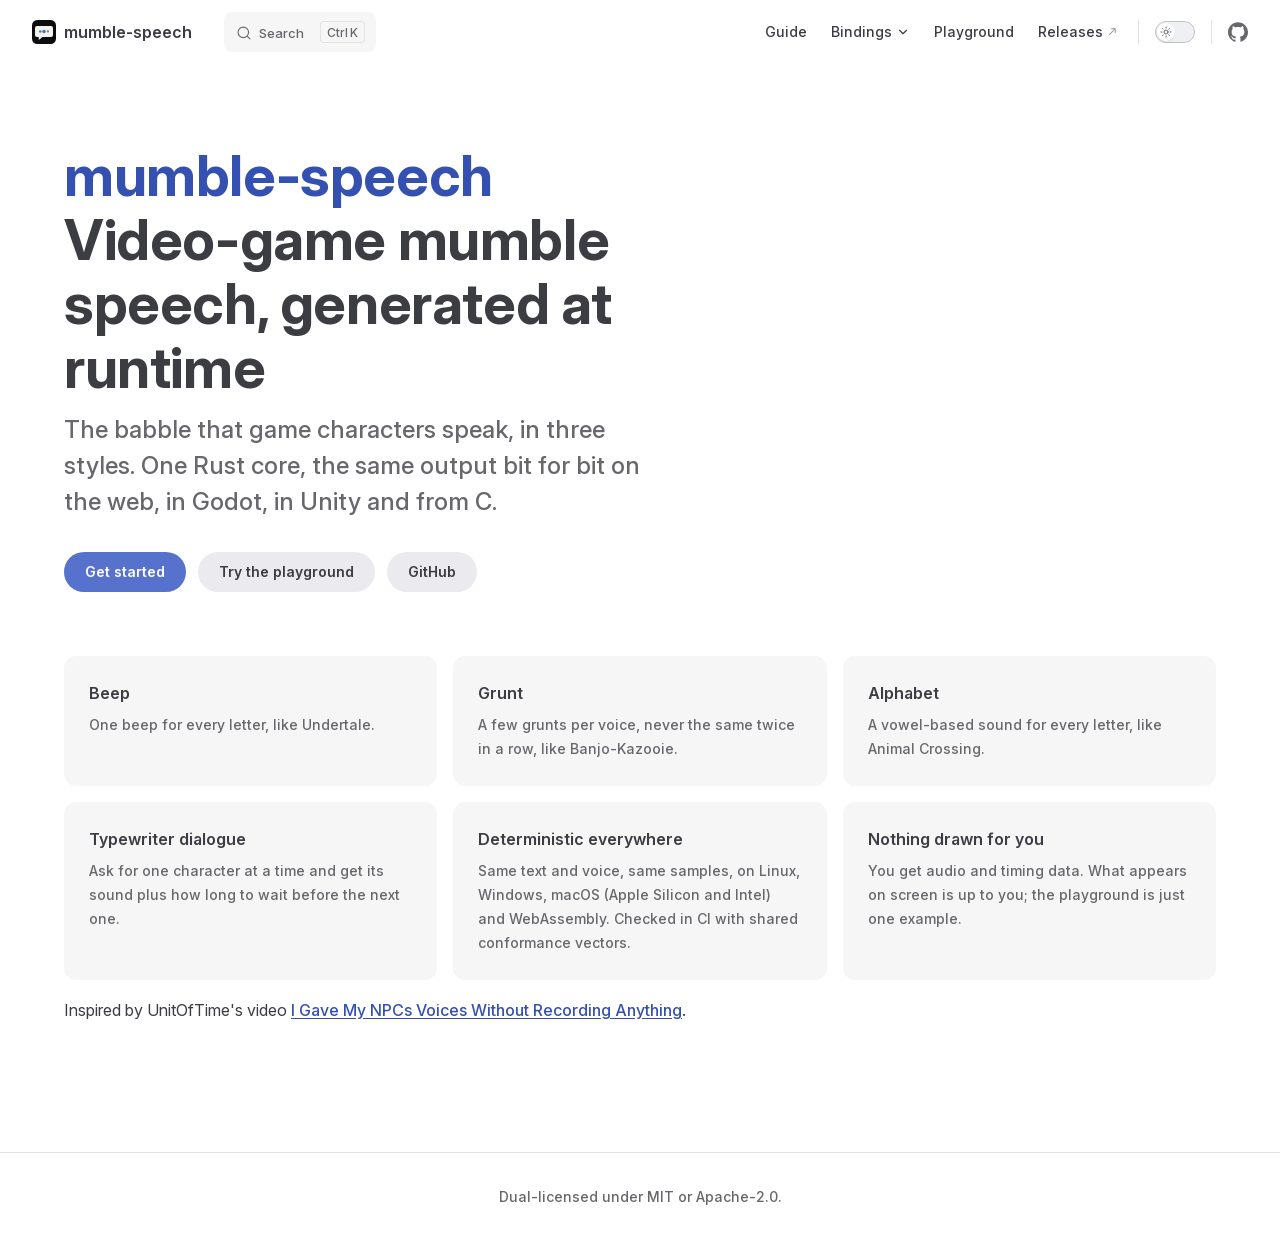
<file: index.html>
<!DOCTYPE html>
<html lang="en-US" dir="ltr">
  <head>
    <meta charset="utf-8">
    <meta name="viewport" content="width=device-width,initial-scale=1">
    <title>mumble-speech</title>
    <meta name="description" content="Video-game mumble speech generated at runtime, for the web, Godot, Unity and C.">
    <meta name="generator" content="VitePress v1.6.4">
    <link rel="preload stylesheet" href="/assets/style.BhX5jokk.css" as="style">
    <link rel="preload stylesheet" href="/vp-icons.css" as="style">
    
    <script type="module" src="/assets/app.fnzeENiX.js"></script>
    <link rel="preload" href="/assets/inter-roman-latin.Di8DUHzh.woff2" as="font" type="font/woff2" crossorigin="">
    <link rel="modulepreload" href="/assets/chunks/theme.BniZyXw9.js">
    <link rel="modulepreload" href="/assets/chunks/framework.CdvW4CUT.js">
    <link rel="modulepreload" href="/assets/index.md.BIPw6hRf.lean.js">
    <link rel="icon" type="image/svg+xml" href="/logo.svg">
    <script id="check-dark-mode">(()=>{const e=localStorage.getItem("vitepress-theme-appearance")||"auto",a=window.matchMedia("(prefers-color-scheme: dark)").matches;(!e||e==="auto"?a:e==="dark")&&document.documentElement.classList.add("dark")})();</script>
    <script id="check-mac-os">document.documentElement.classList.toggle("mac",/Mac|iPhone|iPod|iPad/i.test(navigator.platform));</script>
  </head>
  <body>
    <div id="app"><div class="Layout" data-v-5d98c3a5><!--[--><!--]--><!--[--><span tabindex="-1" data-v-0b0ada53></span><a href="#VPContent" class="VPSkipLink visually-hidden" data-v-0b0ada53>Skip to content</a><!--]--><!----><header class="VPNav" data-v-5d98c3a5 data-v-ae24b3ad><div class="VPNavBar" data-v-ae24b3ad data-v-6aa21345><div class="wrapper" data-v-6aa21345><div class="container" data-v-6aa21345><div class="title" data-v-6aa21345><div class="VPNavBarTitle" data-v-6aa21345 data-v-1168a8e4><a class="title" href="/" data-v-1168a8e4><!--[--><!--]--><!--[--><img class="VPImage logo" src="/logo.svg" alt data-v-8426fc1a><!--]--><span data-v-1168a8e4>mumble-speech</span><!--[--><!--]--></a></div></div><div class="content" data-v-6aa21345><div class="content-body" data-v-6aa21345><!--[--><!--]--><div class="VPNavBarSearch search" data-v-6aa21345><!--[--><!----><div id="local-search"><button type="button" class="DocSearch DocSearch-Button" aria-label="Search"><span class="DocSearch-Button-Container"><span class="vp-icon DocSearch-Search-Icon"></span><span class="DocSearch-Button-Placeholder">Search</span></span><span class="DocSearch-Button-Keys"><kbd class="DocSearch-Button-Key"></kbd><kbd class="DocSearch-Button-Key">K</kbd></span></button></div><!--]--></div><nav aria-labelledby="main-nav-aria-label" class="VPNavBarMenu menu" data-v-6aa21345 data-v-dc692963><span id="main-nav-aria-label" class="visually-hidden" data-v-dc692963> Main Navigation </span><!--[--><!--[--><a class="VPLink link VPNavBarMenuLink" href="/guide/getting-started" tabindex="0" data-v-dc692963 data-v-e56f3d57><!--[--><span data-v-e56f3d57>Guide</span><!--]--></a><!--]--><!--[--><div class="VPFlyout VPNavBarMenuGroup" data-v-dc692963 data-v-cf11d7a2><button type="button" class="button" aria-haspopup="true" aria-expanded="false" data-v-cf11d7a2><span class="text" data-v-cf11d7a2><!----><span data-v-cf11d7a2>Bindings</span><span class="vpi-chevron-down text-icon" data-v-cf11d7a2></span></span></button><div class="menu" data-v-cf11d7a2><div class="VPMenu" data-v-cf11d7a2 data-v-b98bc113><div class="items" data-v-b98bc113><!--[--><!--[--><div class="VPMenuLink" data-v-b98bc113 data-v-35975db6><a class="VPLink link" href="/bindings/web" data-v-35975db6><!--[--><span data-v-35975db6>Web (npm)</span><!--]--></a></div><!--]--><!--[--><div class="VPMenuLink" data-v-b98bc113 data-v-35975db6><a class="VPLink link" href="/bindings/godot" data-v-35975db6><!--[--><span data-v-35975db6>Godot</span><!--]--></a></div><!--]--><!--[--><div class="VPMenuLink" data-v-b98bc113 data-v-35975db6><a class="VPLink link" href="/bindings/unity" data-v-35975db6><!--[--><span data-v-35975db6>Unity</span><!--]--></a></div><!--]--><!--[--><div class="VPMenuLink" data-v-b98bc113 data-v-35975db6><a class="VPLink link" href="/bindings/c" data-v-35975db6><!--[--><span data-v-35975db6>C ABI</span><!--]--></a></div><!--]--><!--]--></div><!--[--><!--]--></div></div></div><!--]--><!--[--><a class="VPLink link VPNavBarMenuLink" href="/playground/" target="_self" tabindex="0" data-v-dc692963 data-v-e56f3d57><!--[--><span data-v-e56f3d57>Playground</span><!--]--></a><!--]--><!--[--><a class="VPLink link vp-external-link-icon VPNavBarMenuLink" href="https://github.com/basteez/mumble-speech/releases" target="_blank" rel="noreferrer" tabindex="0" data-v-dc692963 data-v-e56f3d57><!--[--><span data-v-e56f3d57>Releases</span><!--]--></a><!--]--><!--]--></nav><!----><div class="VPNavBarAppearance appearance" data-v-6aa21345 data-v-6c893767><button class="VPSwitch VPSwitchAppearance" type="button" role="switch" title aria-checked="false" data-v-6c893767 data-v-5337faa4 data-v-1d5665e3><span class="check" data-v-1d5665e3><span class="icon" data-v-1d5665e3><!--[--><span class="vpi-sun sun" data-v-5337faa4></span><span class="vpi-moon moon" data-v-5337faa4></span><!--]--></span></span></button></div><div class="VPSocialLinks VPNavBarSocialLinks social-links" data-v-6aa21345 data-v-0394ad82 data-v-7bc22406><!--[--><a class="VPSocialLink no-icon" href="https://github.com/basteez/mumble-speech" aria-label="github" target="_blank" rel="noopener" data-v-7bc22406 data-v-bd121fe5><span class="vpi-social-github"></span></a><!--]--></div><div class="VPFlyout VPNavBarExtra extra" data-v-6aa21345 data-v-bb2aa2f0 data-v-cf11d7a2><button type="button" class="button" aria-haspopup="true" aria-expanded="false" aria-label="extra navigation" data-v-cf11d7a2><span class="vpi-more-horizontal icon" data-v-cf11d7a2></span></button><div class="menu" data-v-cf11d7a2><div class="VPMenu" data-v-cf11d7a2 data-v-b98bc113><!----><!--[--><!--[--><!----><div class="group" data-v-bb2aa2f0><div class="item appearance" data-v-bb2aa2f0><p class="label" data-v-bb2aa2f0>Appearance</p><div class="appearance-action" data-v-bb2aa2f0><button class="VPSwitch VPSwitchAppearance" type="button" role="switch" title aria-checked="false" data-v-bb2aa2f0 data-v-5337faa4 data-v-1d5665e3><span class="check" data-v-1d5665e3><span class="icon" data-v-1d5665e3><!--[--><span class="vpi-sun sun" data-v-5337faa4></span><span class="vpi-moon moon" data-v-5337faa4></span><!--]--></span></span></button></div></div></div><div class="group" data-v-bb2aa2f0><div class="item social-links" data-v-bb2aa2f0><div class="VPSocialLinks social-links-list" data-v-bb2aa2f0 data-v-7bc22406><!--[--><a class="VPSocialLink no-icon" href="https://github.com/basteez/mumble-speech" aria-label="github" target="_blank" rel="noopener" data-v-7bc22406 data-v-bd121fe5><span class="vpi-social-github"></span></a><!--]--></div></div></div><!--]--><!--]--></div></div></div><!--[--><!--]--><button type="button" class="VPNavBarHamburger hamburger" aria-label="mobile navigation" aria-expanded="false" aria-controls="VPNavScreen" data-v-6aa21345 data-v-e5dd9c1c><span class="container" data-v-e5dd9c1c><span class="top" data-v-e5dd9c1c></span><span class="middle" data-v-e5dd9c1c></span><span class="bottom" data-v-e5dd9c1c></span></span></button></div></div></div></div><div class="divider" data-v-6aa21345><div class="divider-line" data-v-6aa21345></div></div></div><!----></header><!----><!----><div class="VPContent is-home" id="VPContent" data-v-5d98c3a5 data-v-1428d186><div class="VPHome" data-v-1428d186 data-v-8b561e3d><!--[--><!--]--><div class="VPHero VPHomeHero" data-v-8b561e3d data-v-4f9c455b><div class="container" data-v-4f9c455b><div class="main" data-v-4f9c455b><!--[--><!--]--><!--[--><h1 class="heading" data-v-4f9c455b><span class="name clip" data-v-4f9c455b>mumble-speech</span><span class="text" data-v-4f9c455b>Video-game mumble speech, generated at runtime</span></h1><p class="tagline" data-v-4f9c455b>The babble that game characters speak, in three styles. One Rust core, the same output bit for bit on the web, in Godot, in Unity and from C.</p><!--]--><!--[--><!--]--><div class="actions" data-v-4f9c455b><!--[--><div class="action" data-v-4f9c455b><a class="VPButton medium brand" href="/guide/getting-started" data-v-4f9c455b data-v-fa7799d5>Get started</a></div><div class="action" data-v-4f9c455b><a class="VPButton medium alt" href="/playground/" target="_self" data-v-4f9c455b data-v-fa7799d5>Try the playground</a></div><div class="action" data-v-4f9c455b><a class="VPButton medium alt" href="https://github.com/basteez/mumble-speech" target="_blank" rel="noreferrer" data-v-4f9c455b data-v-fa7799d5>GitHub</a></div><!--]--></div><!--[--><!--]--></div><!----></div></div><!--[--><!--]--><!--[--><!--]--><div class="VPFeatures VPHomeFeatures" data-v-8b561e3d data-v-a6181336><div class="container" data-v-a6181336><div class="items" data-v-a6181336><!--[--><div class="grid-6 item" data-v-a6181336><a class="VPLink link no-icon VPFeature" href="/guide/styles#beep" data-v-a6181336 data-v-a3976bdc><!--[--><article class="box" data-v-a3976bdc><!----><h2 class="title" data-v-a3976bdc>Beep</h2><p class="details" data-v-a3976bdc>One beep for every letter, like Undertale.</p><!----></article><!--]--></a></div><div class="grid-6 item" data-v-a6181336><a class="VPLink link no-icon VPFeature" href="/guide/styles#grunt" data-v-a6181336 data-v-a3976bdc><!--[--><article class="box" data-v-a3976bdc><!----><h2 class="title" data-v-a3976bdc>Grunt</h2><p class="details" data-v-a3976bdc>A few grunts per voice, never the same twice in a row, like Banjo-Kazooie.</p><!----></article><!--]--></a></div><div class="grid-6 item" data-v-a6181336><a class="VPLink link no-icon VPFeature" href="/guide/styles#alphabet" data-v-a6181336 data-v-a3976bdc><!--[--><article class="box" data-v-a3976bdc><!----><h2 class="title" data-v-a3976bdc>Alphabet</h2><p class="details" data-v-a3976bdc>A vowel-based sound for every letter, like Animal Crossing.</p><!----></article><!--]--></a></div><div class="grid-6 item" data-v-a6181336><a class="VPLink link no-icon VPFeature" href="/guide/concepts#typewriter-and-advance" data-v-a6181336 data-v-a3976bdc><!--[--><article class="box" data-v-a3976bdc><!----><h2 class="title" data-v-a3976bdc>Typewriter dialogue</h2><p class="details" data-v-a3976bdc>Ask for one character at a time and get its sound plus how long to wait before the next one.</p><!----></article><!--]--></a></div><div class="grid-6 item" data-v-a6181336><a class="VPLink link no-icon VPFeature" href="/reference/conformance" data-v-a6181336 data-v-a3976bdc><!--[--><article class="box" data-v-a3976bdc><!----><h2 class="title" data-v-a3976bdc>Deterministic everywhere</h2><p class="details" data-v-a3976bdc>Same text and voice, same samples, on Linux, Windows, macOS (Apple Silicon and Intel) and WebAssembly. Checked in CI with shared conformance vectors.</p><!----></article><!--]--></a></div><div class="grid-6 item" data-v-a6181336><a class="VPLink link no-icon VPFeature" href="/guide/concepts#sound-identifier" data-v-a6181336 data-v-a3976bdc><!--[--><article class="box" data-v-a3976bdc><!----><h2 class="title" data-v-a3976bdc>Nothing drawn for you</h2><p class="details" data-v-a3976bdc>You get audio and timing data. What appears on screen is up to you; the playground is just one example.</p><!----></article><!--]--></a></div><!--]--></div></div></div><!--[--><!--]--><div class="vp-doc container" style="" data-v-8b561e3d data-v-8e2d4988><!--[--><div style="position:relative;" data-v-8b561e3d><div><p>Inspired by UnitOfTime&#39;s video <a href="https://www.youtube.com/watch?v=NaW0d7Tghw0" target="_blank" rel="noreferrer">I Gave My NPCs Voices Without Recording Anything</a>.</p></div></div><!--]--></div></div></div><footer class="VPFooter" data-v-5d98c3a5 data-v-e315a0ad><div class="container" data-v-e315a0ad><p class="message" data-v-e315a0ad>Dual-licensed under MIT or Apache-2.0.</p><!----></div></footer><!--[--><!--]--></div></div>
    <script>window.__VP_HASH_MAP__=JSON.parse("{\"bindings_c.md\":\"CvdzR3jt\",\"bindings_godot.md\":\"6AbujX-C\",\"bindings_unity.md\":\"Cgzj0g5W\",\"bindings_web.md\":\"CWLzriMP\",\"changelog.md\":\"CYrMnuet\",\"contributing.md\":\"CZdMb4Yt\",\"guide_concepts.md\":\"BsPcDGQN\",\"guide_getting-started.md\":\"BjMsiD97\",\"guide_styles.md\":\"BpWknmDv\",\"index.md\":\"BIPw6hRf\",\"reference_c-abi.md\":\"tze1Avv9\",\"reference_conformance.md\":\"BkOyZZus\"}");window.__VP_SITE_DATA__=JSON.parse("{\"lang\":\"en-US\",\"dir\":\"ltr\",\"title\":\"mumble-speech\",\"description\":\"Video-game mumble speech generated at runtime, for the web, Godot, Unity and C.\",\"base\":\"/\",\"head\":[],\"router\":{\"prefetchLinks\":true},\"appearance\":true,\"themeConfig\":{\"logo\":\"/logo.svg\",\"nav\":[{\"text\":\"Guide\",\"link\":\"/guide/getting-started\"},{\"text\":\"Bindings\",\"items\":[{\"text\":\"Web (npm)\",\"link\":\"/bindings/web\"},{\"text\":\"Godot\",\"link\":\"/bindings/godot\"},{\"text\":\"Unity\",\"link\":\"/bindings/unity\"},{\"text\":\"C ABI\",\"link\":\"/bindings/c\"}]},{\"text\":\"Playground\",\"link\":\"/playground/\",\"target\":\"_self\"},{\"text\":\"Releases\",\"link\":\"https://github.com/basteez/mumble-speech/releases\"}],\"sidebar\":[{\"text\":\"Guide\",\"items\":[{\"text\":\"Getting started\",\"link\":\"/guide/getting-started\"},{\"text\":\"Styles\",\"link\":\"/guide/styles\"},{\"text\":\"Concepts\",\"link\":\"/guide/concepts\"}]},{\"text\":\"Bindings\",\"items\":[{\"text\":\"Web (npm)\",\"link\":\"/bindings/web\"},{\"text\":\"Godot\",\"link\":\"/bindings/godot\"},{\"text\":\"Unity\",\"link\":\"/bindings/unity\"},{\"text\":\"C ABI\",\"link\":\"/bindings/c\"}]},{\"text\":\"Reference\",\"items\":[{\"text\":\"C ABI\",\"link\":\"/reference/c-abi\"},{\"text\":\"Conformance vectors\",\"link\":\"/reference/conformance\"}]},{\"text\":\"Changelog\",\"link\":\"/changelog\"},{\"text\":\"Contributing\",\"link\":\"/contributing\"}],\"socialLinks\":[{\"icon\":\"github\",\"link\":\"https://github.com/basteez/mumble-speech\"}],\"search\":{\"provider\":\"local\"},\"editLink\":{\"pattern\":\"https://github.com/basteez/mumble-speech/edit/main/docs/:path\",\"text\":\"Edit this page on GitHub\"},\"footer\":{\"message\":\"Dual-licensed under MIT or Apache-2.0.\"}},\"locales\":{},\"scrollOffset\":134,\"cleanUrls\":true}");</script>
    
  </body>
</html>
</file>
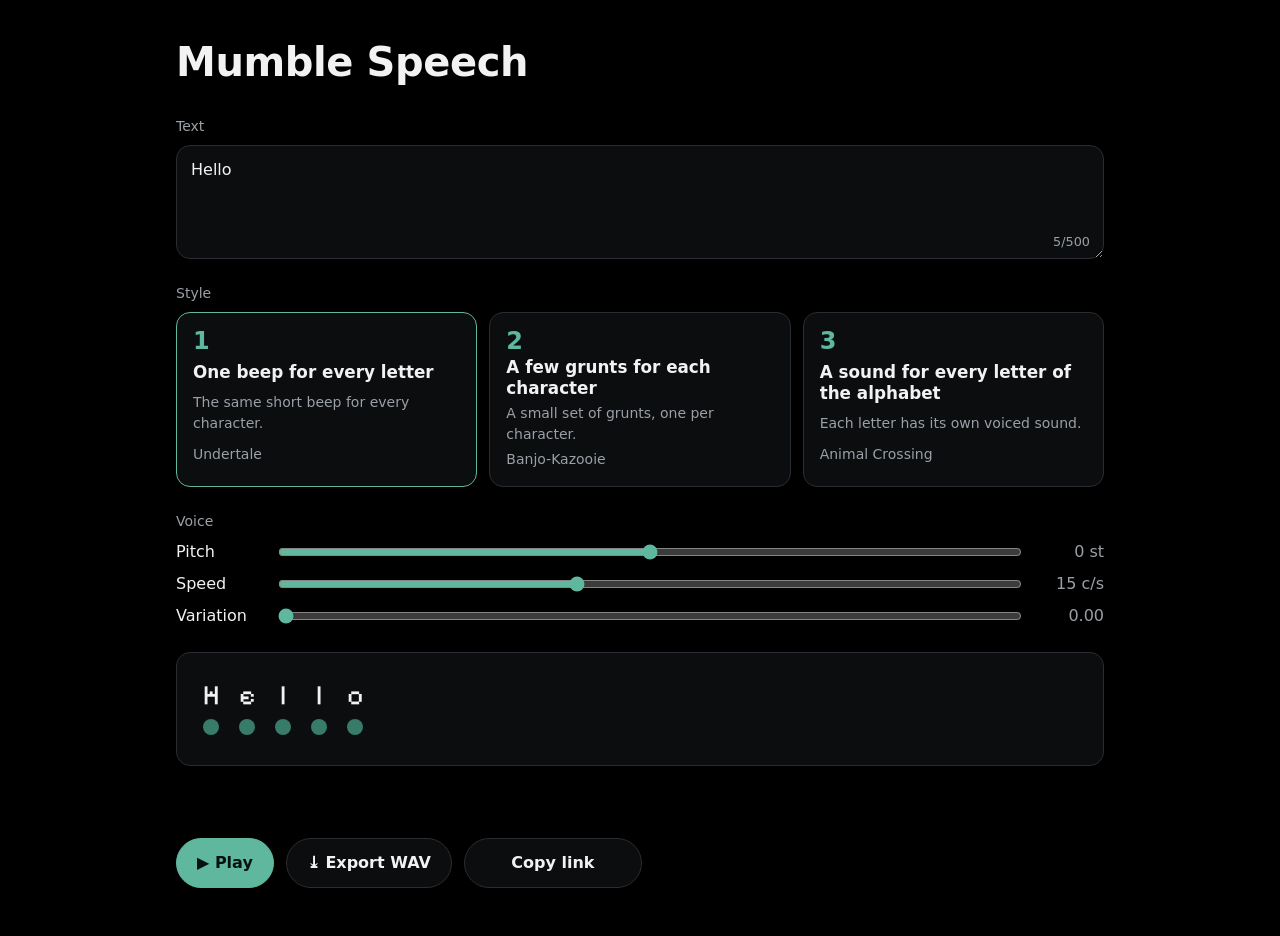
<file: playground/index.html>
<!doctype html>
<html lang="en">
  <head>
    <meta charset="UTF-8" />
    <link rel="icon" href="data:," />
    <meta name="viewport" content="width=device-width, initial-scale=1.0" />
    <meta name="description" content="Turn text into video-game mumble speech in three styles." />
    <title>Mumble Speech</title>
    <script type="module" crossorigin src="/playground/assets/index-BxnUnPgh.js"></script>
    <link rel="stylesheet" crossorigin href="/playground/assets/index-Lg0bd0T1.css">
  </head>
  <body>
    <main class="app">
      <h1>Mumble Speech</h1>

      <div class="field">
        <label for="text">Text</label>
        <textarea id="text" rows="3" maxlength="500" spellcheck="false">Hello</textarea>
        <span id="counter" class="counter" aria-live="off">5/500</span>
      </div>

      <fieldset class="styles">
        <legend>Style</legend>
        <div id="style-options" class="style-options"></div>
      </fieldset>

      <fieldset class="voice">
        <legend>Voice</legend>
        <div class="slider">
          <label for="pitch">Pitch</label>
          <input id="pitch" type="range" min="-12" max="12" step="1" value="0" />
          <output id="pitch-out" for="pitch">0 st</output>
        </div>
        <div class="slider">
          <label for="speed">Speed</label>
          <input id="speed" type="range" min="5" max="30" step="1" value="15" />
          <output id="speed-out" for="speed">15 c/s</output>
        </div>
        <div class="slider">
          <label for="variation">Variation</label>
          <input id="variation" type="range" min="0" max="1" step="0.05" value="0" />
          <output id="variation-out" for="variation">0.00</output>
        </div>
      </fieldset>

      <div id="viz" class="viz" aria-hidden="true"></div>

      <p id="message" class="message" aria-live="polite"></p>

      <div class="actions">
        <button id="play" type="button" aria-pressed="false">▶ Play</button>
        <button id="export" type="button">⤓ Export WAV</button>
        <button id="copy-link" type="button">Copy link</button>
      </div>

      <p id="copy-status" class="visually-hidden" role="status" aria-live="polite"></p>
      <div id="copy-fallback" class="copy-fallback" hidden>
        <label for="copy-url">Link</label>
        <input id="copy-url" type="text" readonly />
      </div>
    </main>
  </body>
</html>
</file>
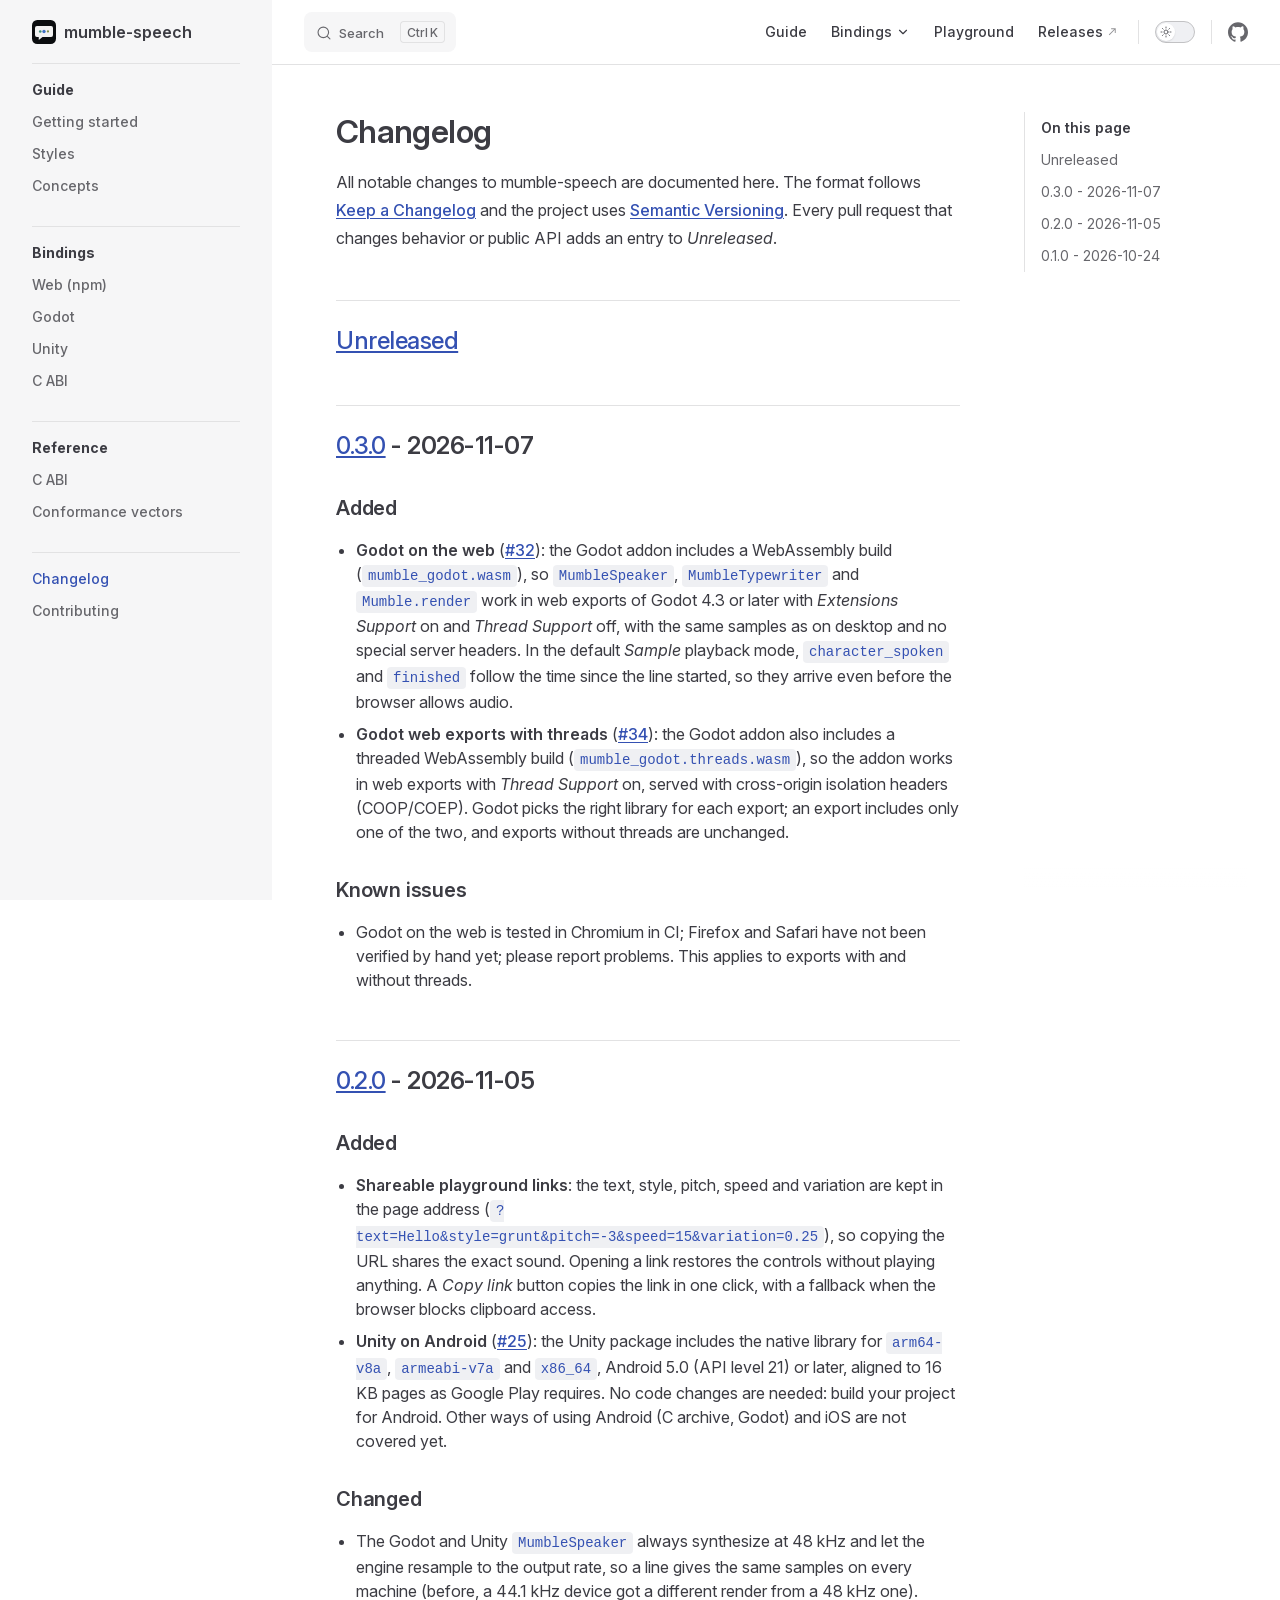
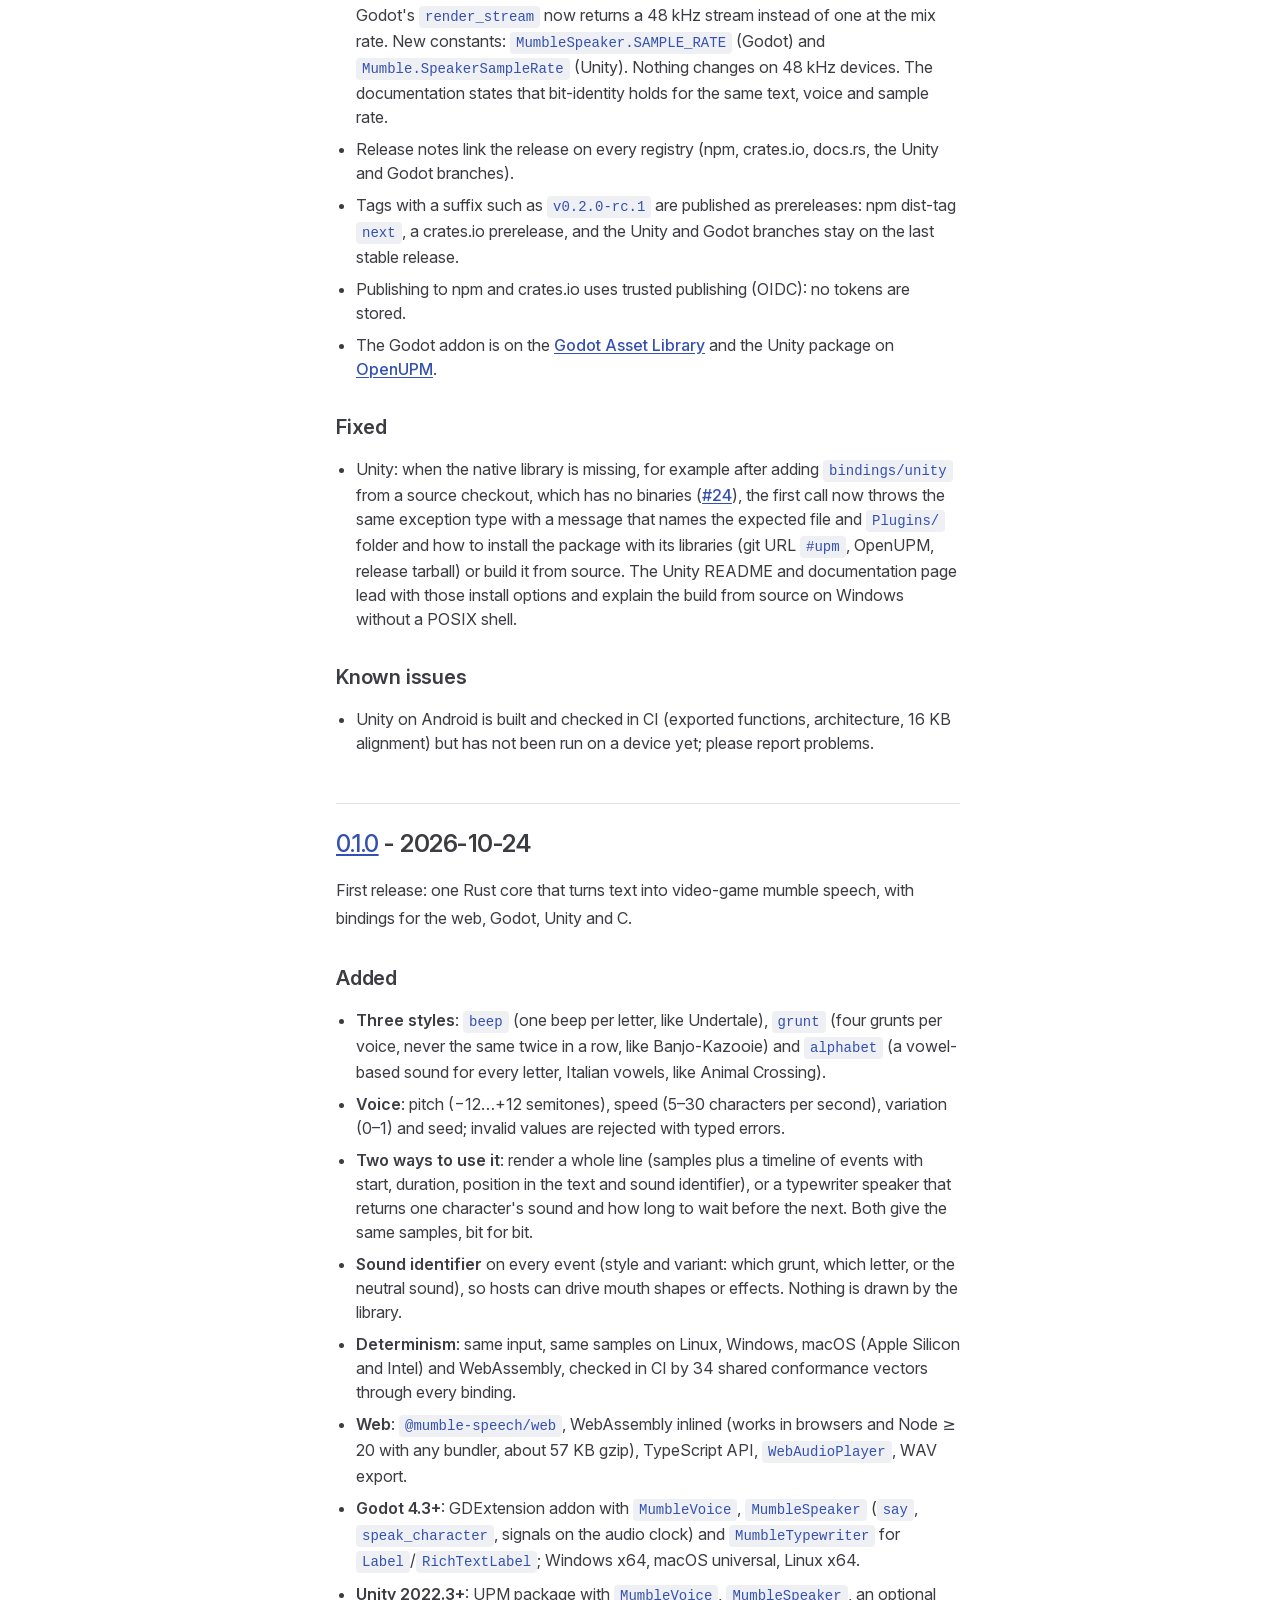
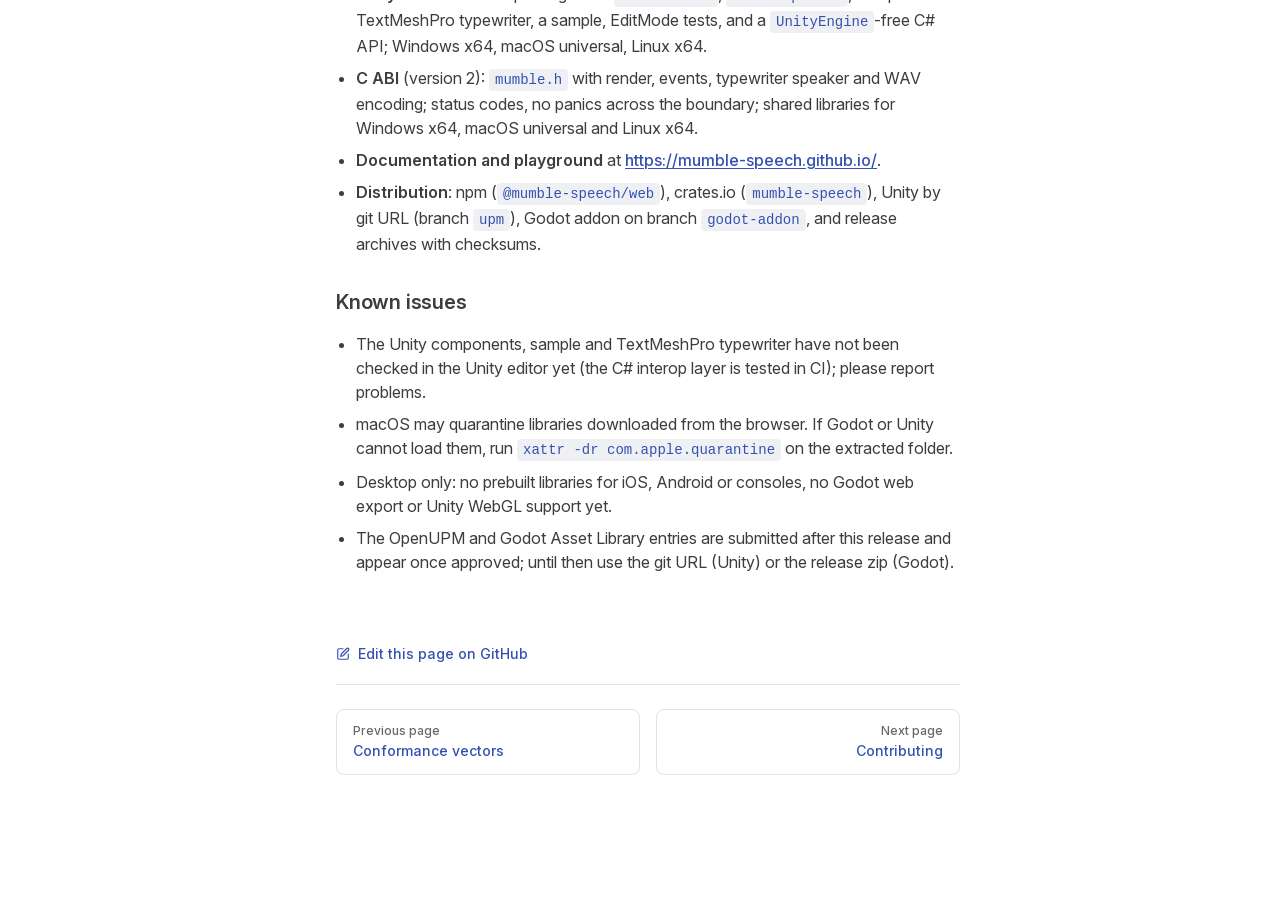
<file: changelog.html>
<!DOCTYPE html>
<html lang="en-US" dir="ltr">
  <head>
    <meta charset="utf-8">
    <meta name="viewport" content="width=device-width,initial-scale=1">
    <title>Changelog | mumble-speech</title>
    <meta name="description" content="Video-game mumble speech generated at runtime, for the web, Godot, Unity and C.">
    <meta name="generator" content="VitePress v1.6.4">
    <link rel="preload stylesheet" href="/assets/style.BhX5jokk.css" as="style">
    <link rel="preload stylesheet" href="/vp-icons.css" as="style">
    
    <script type="module" src="/assets/app.fnzeENiX.js"></script>
    <link rel="preload" href="/assets/inter-roman-latin.Di8DUHzh.woff2" as="font" type="font/woff2" crossorigin="">
    <link rel="modulepreload" href="/assets/chunks/theme.BniZyXw9.js">
    <link rel="modulepreload" href="/assets/chunks/framework.CdvW4CUT.js">
    <link rel="modulepreload" href="/assets/changelog.md.CYrMnuet.lean.js">
    <link rel="icon" type="image/svg+xml" href="/logo.svg">
    <script id="check-dark-mode">(()=>{const e=localStorage.getItem("vitepress-theme-appearance")||"auto",a=window.matchMedia("(prefers-color-scheme: dark)").matches;(!e||e==="auto"?a:e==="dark")&&document.documentElement.classList.add("dark")})();</script>
    <script id="check-mac-os">document.documentElement.classList.toggle("mac",/Mac|iPhone|iPod|iPad/i.test(navigator.platform));</script>
  </head>
  <body>
    <div id="app"><div class="Layout" data-v-5d98c3a5><!--[--><!--]--><!--[--><span tabindex="-1" data-v-0b0ada53></span><a href="#VPContent" class="VPSkipLink visually-hidden" data-v-0b0ada53>Skip to content</a><!--]--><!----><header class="VPNav" data-v-5d98c3a5 data-v-ae24b3ad><div class="VPNavBar" data-v-ae24b3ad data-v-6aa21345><div class="wrapper" data-v-6aa21345><div class="container" data-v-6aa21345><div class="title" data-v-6aa21345><div class="VPNavBarTitle has-sidebar" data-v-6aa21345 data-v-1168a8e4><a class="title" href="/" data-v-1168a8e4><!--[--><!--]--><!--[--><img class="VPImage logo" src="/logo.svg" alt data-v-8426fc1a><!--]--><span data-v-1168a8e4>mumble-speech</span><!--[--><!--]--></a></div></div><div class="content" data-v-6aa21345><div class="content-body" data-v-6aa21345><!--[--><!--]--><div class="VPNavBarSearch search" data-v-6aa21345><!--[--><!----><div id="local-search"><button type="button" class="DocSearch DocSearch-Button" aria-label="Search"><span class="DocSearch-Button-Container"><span class="vp-icon DocSearch-Search-Icon"></span><span class="DocSearch-Button-Placeholder">Search</span></span><span class="DocSearch-Button-Keys"><kbd class="DocSearch-Button-Key"></kbd><kbd class="DocSearch-Button-Key">K</kbd></span></button></div><!--]--></div><nav aria-labelledby="main-nav-aria-label" class="VPNavBarMenu menu" data-v-6aa21345 data-v-dc692963><span id="main-nav-aria-label" class="visually-hidden" data-v-dc692963> Main Navigation </span><!--[--><!--[--><a class="VPLink link VPNavBarMenuLink" href="/guide/getting-started" tabindex="0" data-v-dc692963 data-v-e56f3d57><!--[--><span data-v-e56f3d57>Guide</span><!--]--></a><!--]--><!--[--><div class="VPFlyout VPNavBarMenuGroup" data-v-dc692963 data-v-cf11d7a2><button type="button" class="button" aria-haspopup="true" aria-expanded="false" data-v-cf11d7a2><span class="text" data-v-cf11d7a2><!----><span data-v-cf11d7a2>Bindings</span><span class="vpi-chevron-down text-icon" data-v-cf11d7a2></span></span></button><div class="menu" data-v-cf11d7a2><div class="VPMenu" data-v-cf11d7a2 data-v-b98bc113><div class="items" data-v-b98bc113><!--[--><!--[--><div class="VPMenuLink" data-v-b98bc113 data-v-35975db6><a class="VPLink link" href="/bindings/web" data-v-35975db6><!--[--><span data-v-35975db6>Web (npm)</span><!--]--></a></div><!--]--><!--[--><div class="VPMenuLink" data-v-b98bc113 data-v-35975db6><a class="VPLink link" href="/bindings/godot" data-v-35975db6><!--[--><span data-v-35975db6>Godot</span><!--]--></a></div><!--]--><!--[--><div class="VPMenuLink" data-v-b98bc113 data-v-35975db6><a class="VPLink link" href="/bindings/unity" data-v-35975db6><!--[--><span data-v-35975db6>Unity</span><!--]--></a></div><!--]--><!--[--><div class="VPMenuLink" data-v-b98bc113 data-v-35975db6><a class="VPLink link" href="/bindings/c" data-v-35975db6><!--[--><span data-v-35975db6>C ABI</span><!--]--></a></div><!--]--><!--]--></div><!--[--><!--]--></div></div></div><!--]--><!--[--><a class="VPLink link VPNavBarMenuLink" href="/playground/" target="_self" tabindex="0" data-v-dc692963 data-v-e56f3d57><!--[--><span data-v-e56f3d57>Playground</span><!--]--></a><!--]--><!--[--><a class="VPLink link vp-external-link-icon VPNavBarMenuLink" href="https://github.com/basteez/mumble-speech/releases" target="_blank" rel="noreferrer" tabindex="0" data-v-dc692963 data-v-e56f3d57><!--[--><span data-v-e56f3d57>Releases</span><!--]--></a><!--]--><!--]--></nav><!----><div class="VPNavBarAppearance appearance" data-v-6aa21345 data-v-6c893767><button class="VPSwitch VPSwitchAppearance" type="button" role="switch" title aria-checked="false" data-v-6c893767 data-v-5337faa4 data-v-1d5665e3><span class="check" data-v-1d5665e3><span class="icon" data-v-1d5665e3><!--[--><span class="vpi-sun sun" data-v-5337faa4></span><span class="vpi-moon moon" data-v-5337faa4></span><!--]--></span></span></button></div><div class="VPSocialLinks VPNavBarSocialLinks social-links" data-v-6aa21345 data-v-0394ad82 data-v-7bc22406><!--[--><a class="VPSocialLink no-icon" href="https://github.com/basteez/mumble-speech" aria-label="github" target="_blank" rel="noopener" data-v-7bc22406 data-v-bd121fe5><span class="vpi-social-github"></span></a><!--]--></div><div class="VPFlyout VPNavBarExtra extra" data-v-6aa21345 data-v-bb2aa2f0 data-v-cf11d7a2><button type="button" class="button" aria-haspopup="true" aria-expanded="false" aria-label="extra navigation" data-v-cf11d7a2><span class="vpi-more-horizontal icon" data-v-cf11d7a2></span></button><div class="menu" data-v-cf11d7a2><div class="VPMenu" data-v-cf11d7a2 data-v-b98bc113><!----><!--[--><!--[--><!----><div class="group" data-v-bb2aa2f0><div class="item appearance" data-v-bb2aa2f0><p class="label" data-v-bb2aa2f0>Appearance</p><div class="appearance-action" data-v-bb2aa2f0><button class="VPSwitch VPSwitchAppearance" type="button" role="switch" title aria-checked="false" data-v-bb2aa2f0 data-v-5337faa4 data-v-1d5665e3><span class="check" data-v-1d5665e3><span class="icon" data-v-1d5665e3><!--[--><span class="vpi-sun sun" data-v-5337faa4></span><span class="vpi-moon moon" data-v-5337faa4></span><!--]--></span></span></button></div></div></div><div class="group" data-v-bb2aa2f0><div class="item social-links" data-v-bb2aa2f0><div class="VPSocialLinks social-links-list" data-v-bb2aa2f0 data-v-7bc22406><!--[--><a class="VPSocialLink no-icon" href="https://github.com/basteez/mumble-speech" aria-label="github" target="_blank" rel="noopener" data-v-7bc22406 data-v-bd121fe5><span class="vpi-social-github"></span></a><!--]--></div></div></div><!--]--><!--]--></div></div></div><!--[--><!--]--><button type="button" class="VPNavBarHamburger hamburger" aria-label="mobile navigation" aria-expanded="false" aria-controls="VPNavScreen" data-v-6aa21345 data-v-e5dd9c1c><span class="container" data-v-e5dd9c1c><span class="top" data-v-e5dd9c1c></span><span class="middle" data-v-e5dd9c1c></span><span class="bottom" data-v-e5dd9c1c></span></span></button></div></div></div></div><div class="divider" data-v-6aa21345><div class="divider-line" data-v-6aa21345></div></div></div><!----></header><div class="VPLocalNav has-sidebar empty" data-v-5d98c3a5 data-v-a6f0e41e><div class="container" data-v-a6f0e41e><button class="menu" aria-expanded="false" aria-controls="VPSidebarNav" data-v-a6f0e41e><span class="vpi-align-left menu-icon" data-v-a6f0e41e></span><span class="menu-text" data-v-a6f0e41e>Menu</span></button><div class="VPLocalNavOutlineDropdown" style="--vp-vh:0px;" data-v-a6f0e41e data-v-8a42e2b4><button data-v-8a42e2b4>Return to top</button><!----></div></div></div><aside class="VPSidebar" data-v-5d98c3a5 data-v-319d5ca6><div class="curtain" data-v-319d5ca6></div><nav class="nav" id="VPSidebarNav" aria-labelledby="sidebar-aria-label" tabindex="-1" data-v-319d5ca6><span class="visually-hidden" id="sidebar-aria-label" data-v-319d5ca6> Sidebar Navigation </span><!--[--><!--]--><!--[--><div class="no-transition group" data-v-c40bc020><section class="VPSidebarItem level-0" data-v-c40bc020 data-v-b3fd67f8><div class="item" role="button" tabindex="0" data-v-b3fd67f8><div class="indicator" data-v-b3fd67f8></div><h2 class="text" data-v-b3fd67f8>Guide</h2><!----></div><div class="items" data-v-b3fd67f8><!--[--><div class="VPSidebarItem level-1 is-link" data-v-b3fd67f8><div class="item" data-v-b3fd67f8><div class="indicator" data-v-b3fd67f8></div><a class="VPLink link link" href="/guide/getting-started" data-v-b3fd67f8><!--[--><p class="text" data-v-b3fd67f8>Getting started</p><!--]--></a><!----></div><!----></div><div class="VPSidebarItem level-1 is-link" data-v-b3fd67f8><div class="item" data-v-b3fd67f8><div class="indicator" data-v-b3fd67f8></div><a class="VPLink link link" href="/guide/styles" data-v-b3fd67f8><!--[--><p class="text" data-v-b3fd67f8>Styles</p><!--]--></a><!----></div><!----></div><div class="VPSidebarItem level-1 is-link" data-v-b3fd67f8><div class="item" data-v-b3fd67f8><div class="indicator" data-v-b3fd67f8></div><a class="VPLink link link" href="/guide/concepts" data-v-b3fd67f8><!--[--><p class="text" data-v-b3fd67f8>Concepts</p><!--]--></a><!----></div><!----></div><!--]--></div></section></div><div class="no-transition group" data-v-c40bc020><section class="VPSidebarItem level-0" data-v-c40bc020 data-v-b3fd67f8><div class="item" role="button" tabindex="0" data-v-b3fd67f8><div class="indicator" data-v-b3fd67f8></div><h2 class="text" data-v-b3fd67f8>Bindings</h2><!----></div><div class="items" data-v-b3fd67f8><!--[--><div class="VPSidebarItem level-1 is-link" data-v-b3fd67f8><div class="item" data-v-b3fd67f8><div class="indicator" data-v-b3fd67f8></div><a class="VPLink link link" href="/bindings/web" data-v-b3fd67f8><!--[--><p class="text" data-v-b3fd67f8>Web (npm)</p><!--]--></a><!----></div><!----></div><div class="VPSidebarItem level-1 is-link" data-v-b3fd67f8><div class="item" data-v-b3fd67f8><div class="indicator" data-v-b3fd67f8></div><a class="VPLink link link" href="/bindings/godot" data-v-b3fd67f8><!--[--><p class="text" data-v-b3fd67f8>Godot</p><!--]--></a><!----></div><!----></div><div class="VPSidebarItem level-1 is-link" data-v-b3fd67f8><div class="item" data-v-b3fd67f8><div class="indicator" data-v-b3fd67f8></div><a class="VPLink link link" href="/bindings/unity" data-v-b3fd67f8><!--[--><p class="text" data-v-b3fd67f8>Unity</p><!--]--></a><!----></div><!----></div><div class="VPSidebarItem level-1 is-link" data-v-b3fd67f8><div class="item" data-v-b3fd67f8><div class="indicator" data-v-b3fd67f8></div><a class="VPLink link link" href="/bindings/c" data-v-b3fd67f8><!--[--><p class="text" data-v-b3fd67f8>C ABI</p><!--]--></a><!----></div><!----></div><!--]--></div></section></div><div class="no-transition group" data-v-c40bc020><section class="VPSidebarItem level-0" data-v-c40bc020 data-v-b3fd67f8><div class="item" role="button" tabindex="0" data-v-b3fd67f8><div class="indicator" data-v-b3fd67f8></div><h2 class="text" data-v-b3fd67f8>Reference</h2><!----></div><div class="items" data-v-b3fd67f8><!--[--><div class="VPSidebarItem level-1 is-link" data-v-b3fd67f8><div class="item" data-v-b3fd67f8><div class="indicator" data-v-b3fd67f8></div><a class="VPLink link link" href="/reference/c-abi" data-v-b3fd67f8><!--[--><p class="text" data-v-b3fd67f8>C ABI</p><!--]--></a><!----></div><!----></div><div class="VPSidebarItem level-1 is-link" data-v-b3fd67f8><div class="item" data-v-b3fd67f8><div class="indicator" data-v-b3fd67f8></div><a class="VPLink link link" href="/reference/conformance" data-v-b3fd67f8><!--[--><p class="text" data-v-b3fd67f8>Conformance vectors</p><!--]--></a><!----></div><!----></div><!--]--></div></section></div><div class="no-transition group" data-v-c40bc020><section class="VPSidebarItem level-0 has-active" data-v-c40bc020 data-v-b3fd67f8><!----><div class="items" data-v-b3fd67f8><!--[--><div class="VPSidebarItem level-1 is-link" data-v-b3fd67f8><div class="item" data-v-b3fd67f8><div class="indicator" data-v-b3fd67f8></div><a class="VPLink link link" href="/changelog" data-v-b3fd67f8><!--[--><p class="text" data-v-b3fd67f8>Changelog</p><!--]--></a><!----></div><!----></div><div class="VPSidebarItem level-1 is-link" data-v-b3fd67f8><div class="item" data-v-b3fd67f8><div class="indicator" data-v-b3fd67f8></div><a class="VPLink link link" href="/contributing" data-v-b3fd67f8><!--[--><p class="text" data-v-b3fd67f8>Contributing</p><!--]--></a><!----></div><!----></div><!--]--></div></section></div><!--]--><!--[--><!--]--></nav></aside><div class="VPContent has-sidebar" id="VPContent" data-v-5d98c3a5 data-v-1428d186><div class="VPDoc has-sidebar has-aside" data-v-1428d186 data-v-39a288b8><!--[--><!--]--><div class="container" data-v-39a288b8><div class="aside" data-v-39a288b8><div class="aside-curtain" data-v-39a288b8></div><div class="aside-container" data-v-39a288b8><div class="aside-content" data-v-39a288b8><div class="VPDocAside" data-v-39a288b8 data-v-3f215769><!--[--><!--]--><!--[--><!--]--><nav aria-labelledby="doc-outline-aria-label" class="VPDocAsideOutline" data-v-3f215769 data-v-a5bbad30><div class="content" data-v-a5bbad30><div class="outline-marker" data-v-a5bbad30></div><div aria-level="2" class="outline-title" id="doc-outline-aria-label" role="heading" data-v-a5bbad30>On this page</div><ul class="VPDocOutlineItem root" data-v-a5bbad30 data-v-b933a997><!--[--><!--]--></ul></div></nav><!--[--><!--]--><div class="spacer" data-v-3f215769></div><!--[--><!--]--><!----><!--[--><!--]--><!--[--><!--]--></div></div></div></div><div class="content" data-v-39a288b8><div class="content-container" data-v-39a288b8><!--[--><!--]--><main class="main" data-v-39a288b8><div style="position:relative;" class="vp-doc _changelog" data-v-39a288b8><div><h1 id="changelog" tabindex="-1">Changelog <a class="header-anchor" href="#changelog" aria-label="Permalink to &quot;Changelog&quot;">​</a></h1><p>All notable changes to mumble-speech are documented here. The format follows <a href="https://keepachangelog.com/en/1.1.0/" target="_blank" rel="noreferrer">Keep a Changelog</a> and the project uses <a href="https://semver.org/" target="_blank" rel="noreferrer">Semantic Versioning</a>. Every pull request that changes behavior or public API adds an entry to <em>Unreleased</em>.</p><h2 id="unreleased" tabindex="-1"><a href="https://github.com/basteez/mumble-speech/compare/v0.3.0...HEAD" target="_blank" rel="noreferrer">Unreleased</a> <a class="header-anchor" href="#unreleased" aria-label="Permalink to &quot;[Unreleased]&quot;">​</a></h2><h2 id="_0-3-0-2026-11-07" tabindex="-1"><a href="https://github.com/basteez/mumble-speech/releases/tag/v0.3.0" target="_blank" rel="noreferrer">0.3.0</a> - 2026-11-07 <a class="header-anchor" href="#_0-3-0-2026-11-07" aria-label="Permalink to &quot;[0.3.0] - 2026-11-07&quot;">​</a></h2><h3 id="added" tabindex="-1">Added <a class="header-anchor" href="#added" aria-label="Permalink to &quot;Added&quot;">​</a></h3><ul><li><strong>Godot on the web</strong> (<a href="https://github.com/basteez/mumble-speech/issues/32" target="_blank" rel="noreferrer">#32</a>): the Godot addon includes a WebAssembly build (<code>mumble_godot.wasm</code>), so <code>MumbleSpeaker</code>, <code>MumbleTypewriter</code> and <code>Mumble.render</code> work in web exports of Godot 4.3 or later with <em>Extensions Support</em> on and <em>Thread Support</em> off, with the same samples as on desktop and no special server headers. In the default <em>Sample</em> playback mode, <code>character_spoken</code> and <code>finished</code> follow the time since the line started, so they arrive even before the browser allows audio.</li><li><strong>Godot web exports with threads</strong> (<a href="https://github.com/basteez/mumble-speech/issues/34" target="_blank" rel="noreferrer">#34</a>): the Godot addon also includes a threaded WebAssembly build (<code>mumble_godot.threads.wasm</code>), so the addon works in web exports with <em>Thread Support</em> on, served with cross-origin isolation headers (COOP/COEP). Godot picks the right library for each export; an export includes only one of the two, and exports without threads are unchanged.</li></ul><h3 id="known-issues" tabindex="-1">Known issues <a class="header-anchor" href="#known-issues" aria-label="Permalink to &quot;Known issues&quot;">​</a></h3><ul><li>Godot on the web is tested in Chromium in CI; Firefox and Safari have not been verified by hand yet; please report problems. This applies to exports with and without threads.</li></ul><h2 id="_0-2-0-2026-11-05" tabindex="-1"><a href="https://github.com/basteez/mumble-speech/releases/tag/v0.2.0" target="_blank" rel="noreferrer">0.2.0</a> - 2026-11-05 <a class="header-anchor" href="#_0-2-0-2026-11-05" aria-label="Permalink to &quot;[0.2.0] - 2026-11-05&quot;">​</a></h2><h3 id="added-1" tabindex="-1">Added <a class="header-anchor" href="#added-1" aria-label="Permalink to &quot;Added&quot;">​</a></h3><ul><li><strong>Shareable playground links</strong>: the text, style, pitch, speed and variation are kept in the page address (<code>?text=Hello&amp;style=grunt&amp;pitch=-3&amp;speed=15&amp;variation=0.25</code>), so copying the URL shares the exact sound. Opening a link restores the controls without playing anything. A <em>Copy link</em> button copies the link in one click, with a fallback when the browser blocks clipboard access.</li><li><strong>Unity on Android</strong> (<a href="https://github.com/basteez/mumble-speech/issues/25" target="_blank" rel="noreferrer">#25</a>): the Unity package includes the native library for <code>arm64-v8a</code>, <code>armeabi-v7a</code> and <code>x86_64</code>, Android 5.0 (API level 21) or later, aligned to 16 KB pages as Google Play requires. No code changes are needed: build your project for Android. Other ways of using Android (C archive, Godot) and iOS are not covered yet.</li></ul><h3 id="changed" tabindex="-1">Changed <a class="header-anchor" href="#changed" aria-label="Permalink to &quot;Changed&quot;">​</a></h3><ul><li>The Godot and Unity <code>MumbleSpeaker</code> always synthesize at 48 kHz and let the engine resample to the output rate, so a line gives the same samples on every machine (before, a 44.1 kHz device got a different render from a 48 kHz one). Godot&#39;s <code>render_stream</code> now returns a 48 kHz stream instead of one at the mix rate. New constants: <code>MumbleSpeaker.SAMPLE_RATE</code> (Godot) and <code>Mumble.SpeakerSampleRate</code> (Unity). Nothing changes on 48 kHz devices. The documentation states that bit-identity holds for the same text, voice and sample rate.</li><li>Release notes link the release on every registry (npm, crates.io, docs.rs, the Unity and Godot branches).</li><li>Tags with a suffix such as <code>v0.2.0-rc.1</code> are published as prereleases: npm dist-tag <code>next</code>, a crates.io prerelease, and the Unity and Godot branches stay on the last stable release.</li><li>Publishing to npm and crates.io uses trusted publishing (OIDC): no tokens are stored.</li><li>The Godot addon is on the <a href="https://godotengine.org/asset-library/asset/5553" target="_blank" rel="noreferrer">Godot Asset Library</a> and the Unity package on <a href="https://openupm.com/packages/com.mumble-speech.unity/" target="_blank" rel="noreferrer">OpenUPM</a>.</li></ul><h3 id="fixed" tabindex="-1">Fixed <a class="header-anchor" href="#fixed" aria-label="Permalink to &quot;Fixed&quot;">​</a></h3><ul><li>Unity: when the native library is missing, for example after adding <code>bindings/unity</code> from a source checkout, which has no binaries (<a href="https://github.com/basteez/mumble-speech/issues/24" target="_blank" rel="noreferrer">#24</a>), the first call now throws the same exception type with a message that names the expected file and <code>Plugins/</code> folder and how to install the package with its libraries (git URL <code>#upm</code>, OpenUPM, release tarball) or build it from source. The Unity README and documentation page lead with those install options and explain the build from source on Windows without a POSIX shell.</li></ul><h3 id="known-issues-1" tabindex="-1">Known issues <a class="header-anchor" href="#known-issues-1" aria-label="Permalink to &quot;Known issues&quot;">​</a></h3><ul><li>Unity on Android is built and checked in CI (exported functions, architecture, 16 KB alignment) but has not been run on a device yet; please report problems.</li></ul><h2 id="_0-1-0-2026-10-24" tabindex="-1"><a href="https://github.com/basteez/mumble-speech/releases/tag/v0.1.0" target="_blank" rel="noreferrer">0.1.0</a> - 2026-10-24 <a class="header-anchor" href="#_0-1-0-2026-10-24" aria-label="Permalink to &quot;[0.1.0] - 2026-10-24&quot;">​</a></h2><p>First release: one Rust core that turns text into video-game mumble speech, with bindings for the web, Godot, Unity and C.</p><h3 id="added-2" tabindex="-1">Added <a class="header-anchor" href="#added-2" aria-label="Permalink to &quot;Added&quot;">​</a></h3><ul><li><strong>Three styles</strong>: <code>beep</code> (one beep per letter, like Undertale), <code>grunt</code> (four grunts per voice, never the same twice in a row, like Banjo-Kazooie) and <code>alphabet</code> (a vowel-based sound for every letter, Italian vowels, like Animal Crossing).</li><li><strong>Voice</strong>: pitch (−12…+12 semitones), speed (5–30 characters per second), variation (0–1) and seed; invalid values are rejected with typed errors.</li><li><strong>Two ways to use it</strong>: render a whole line (samples plus a timeline of events with start, duration, position in the text and sound identifier), or a typewriter speaker that returns one character&#39;s sound and how long to wait before the next. Both give the same samples, bit for bit.</li><li><strong>Sound identifier</strong> on every event (style and variant: which grunt, which letter, or the neutral sound), so hosts can drive mouth shapes or effects. Nothing is drawn by the library.</li><li><strong>Determinism</strong>: same input, same samples on Linux, Windows, macOS (Apple Silicon and Intel) and WebAssembly, checked in CI by 34 shared conformance vectors through every binding.</li><li><strong>Web</strong>: <code>@mumble-speech/web</code>, WebAssembly inlined (works in browsers and Node ≥ 20 with any bundler, about 57 KB gzip), TypeScript API, <code>WebAudioPlayer</code>, WAV export.</li><li><strong>Godot 4.3+</strong>: GDExtension addon with <code>MumbleVoice</code>, <code>MumbleSpeaker</code> (<code>say</code>, <code>speak_character</code>, signals on the audio clock) and <code>MumbleTypewriter</code> for <code>Label</code>/<code>RichTextLabel</code>; Windows x64, macOS universal, Linux x64.</li><li><strong>Unity 2022.3+</strong>: UPM package with <code>MumbleVoice</code>, <code>MumbleSpeaker</code>, an optional TextMeshPro typewriter, a sample, EditMode tests, and a <code>UnityEngine</code>-free C# API; Windows x64, macOS universal, Linux x64.</li><li><strong>C ABI</strong> (version 2): <code>mumble.h</code> with render, events, typewriter speaker and WAV encoding; status codes, no panics across the boundary; shared libraries for Windows x64, macOS universal and Linux x64.</li><li><strong>Documentation and playground</strong> at <a href="https://mumble-speech.github.io/" target="_blank" rel="noreferrer">https://mumble-speech.github.io/</a>.</li><li><strong>Distribution</strong>: npm (<code>@mumble-speech/web</code>), crates.io (<code>mumble-speech</code>), Unity by git URL (branch <code>upm</code>), Godot addon on branch <code>godot-addon</code>, and release archives with checksums.</li></ul><h3 id="known-issues-2" tabindex="-1">Known issues <a class="header-anchor" href="#known-issues-2" aria-label="Permalink to &quot;Known issues&quot;">​</a></h3><ul><li>The Unity components, sample and TextMeshPro typewriter have not been checked in the Unity editor yet (the C# interop layer is tested in CI); please report problems.</li><li>macOS may quarantine libraries downloaded from the browser. If Godot or Unity cannot load them, run <code>xattr -dr com.apple.quarantine</code> on the extracted folder.</li><li>Desktop only: no prebuilt libraries for iOS, Android or consoles, no Godot web export or Unity WebGL support yet.</li><li>The OpenUPM and Godot Asset Library entries are submitted after this release and appear once approved; until then use the git URL (Unity) or the release zip (Godot).</li></ul></div></div></main><footer class="VPDocFooter" data-v-39a288b8 data-v-e257564d><!--[--><!--]--><div class="edit-info" data-v-e257564d><div class="edit-link" data-v-e257564d><a class="VPLink link vp-external-link-icon no-icon edit-link-button" href="https://github.com/basteez/mumble-speech/edit/main/docs/changelog.md" target="_blank" rel="noreferrer" data-v-e257564d><!--[--><span class="vpi-square-pen edit-link-icon" data-v-e257564d></span> Edit this page on GitHub<!--]--></a></div><!----></div><nav class="prev-next" aria-labelledby="doc-footer-aria-label" data-v-e257564d><span class="visually-hidden" id="doc-footer-aria-label" data-v-e257564d>Pager</span><div class="pager" data-v-e257564d><a class="VPLink link pager-link prev" href="/reference/conformance" data-v-e257564d><!--[--><span class="desc" data-v-e257564d>Previous page</span><span class="title" data-v-e257564d>Conformance vectors</span><!--]--></a></div><div class="pager" data-v-e257564d><a class="VPLink link pager-link next" href="/contributing" data-v-e257564d><!--[--><span class="desc" data-v-e257564d>Next page</span><span class="title" data-v-e257564d>Contributing</span><!--]--></a></div></nav></footer><!--[--><!--]--></div></div></div><!--[--><!--]--></div></div><footer class="VPFooter has-sidebar" data-v-5d98c3a5 data-v-e315a0ad><div class="container" data-v-e315a0ad><p class="message" data-v-e315a0ad>Dual-licensed under MIT or Apache-2.0.</p><!----></div></footer><!--[--><!--]--></div></div>
    <script>window.__VP_HASH_MAP__=JSON.parse("{\"bindings_c.md\":\"CvdzR3jt\",\"bindings_godot.md\":\"6AbujX-C\",\"bindings_unity.md\":\"Cgzj0g5W\",\"bindings_web.md\":\"CWLzriMP\",\"changelog.md\":\"CYrMnuet\",\"contributing.md\":\"CZdMb4Yt\",\"guide_concepts.md\":\"BsPcDGQN\",\"guide_getting-started.md\":\"BjMsiD97\",\"guide_styles.md\":\"BpWknmDv\",\"index.md\":\"BIPw6hRf\",\"reference_c-abi.md\":\"tze1Avv9\",\"reference_conformance.md\":\"BkOyZZus\"}");window.__VP_SITE_DATA__=JSON.parse("{\"lang\":\"en-US\",\"dir\":\"ltr\",\"title\":\"mumble-speech\",\"description\":\"Video-game mumble speech generated at runtime, for the web, Godot, Unity and C.\",\"base\":\"/\",\"head\":[],\"router\":{\"prefetchLinks\":true},\"appearance\":true,\"themeConfig\":{\"logo\":\"/logo.svg\",\"nav\":[{\"text\":\"Guide\",\"link\":\"/guide/getting-started\"},{\"text\":\"Bindings\",\"items\":[{\"text\":\"Web (npm)\",\"link\":\"/bindings/web\"},{\"text\":\"Godot\",\"link\":\"/bindings/godot\"},{\"text\":\"Unity\",\"link\":\"/bindings/unity\"},{\"text\":\"C ABI\",\"link\":\"/bindings/c\"}]},{\"text\":\"Playground\",\"link\":\"/playground/\",\"target\":\"_self\"},{\"text\":\"Releases\",\"link\":\"https://github.com/basteez/mumble-speech/releases\"}],\"sidebar\":[{\"text\":\"Guide\",\"items\":[{\"text\":\"Getting started\",\"link\":\"/guide/getting-started\"},{\"text\":\"Styles\",\"link\":\"/guide/styles\"},{\"text\":\"Concepts\",\"link\":\"/guide/concepts\"}]},{\"text\":\"Bindings\",\"items\":[{\"text\":\"Web (npm)\",\"link\":\"/bindings/web\"},{\"text\":\"Godot\",\"link\":\"/bindings/godot\"},{\"text\":\"Unity\",\"link\":\"/bindings/unity\"},{\"text\":\"C ABI\",\"link\":\"/bindings/c\"}]},{\"text\":\"Reference\",\"items\":[{\"text\":\"C ABI\",\"link\":\"/reference/c-abi\"},{\"text\":\"Conformance vectors\",\"link\":\"/reference/conformance\"}]},{\"text\":\"Changelog\",\"link\":\"/changelog\"},{\"text\":\"Contributing\",\"link\":\"/contributing\"}],\"socialLinks\":[{\"icon\":\"github\",\"link\":\"https://github.com/basteez/mumble-speech\"}],\"search\":{\"provider\":\"local\"},\"editLink\":{\"pattern\":\"https://github.com/basteez/mumble-speech/edit/main/docs/:path\",\"text\":\"Edit this page on GitHub\"},\"footer\":{\"message\":\"Dual-licensed under MIT or Apache-2.0.\"}},\"locales\":{},\"scrollOffset\":134,\"cleanUrls\":true}");</script>
    
  </body>
</html>
</file>
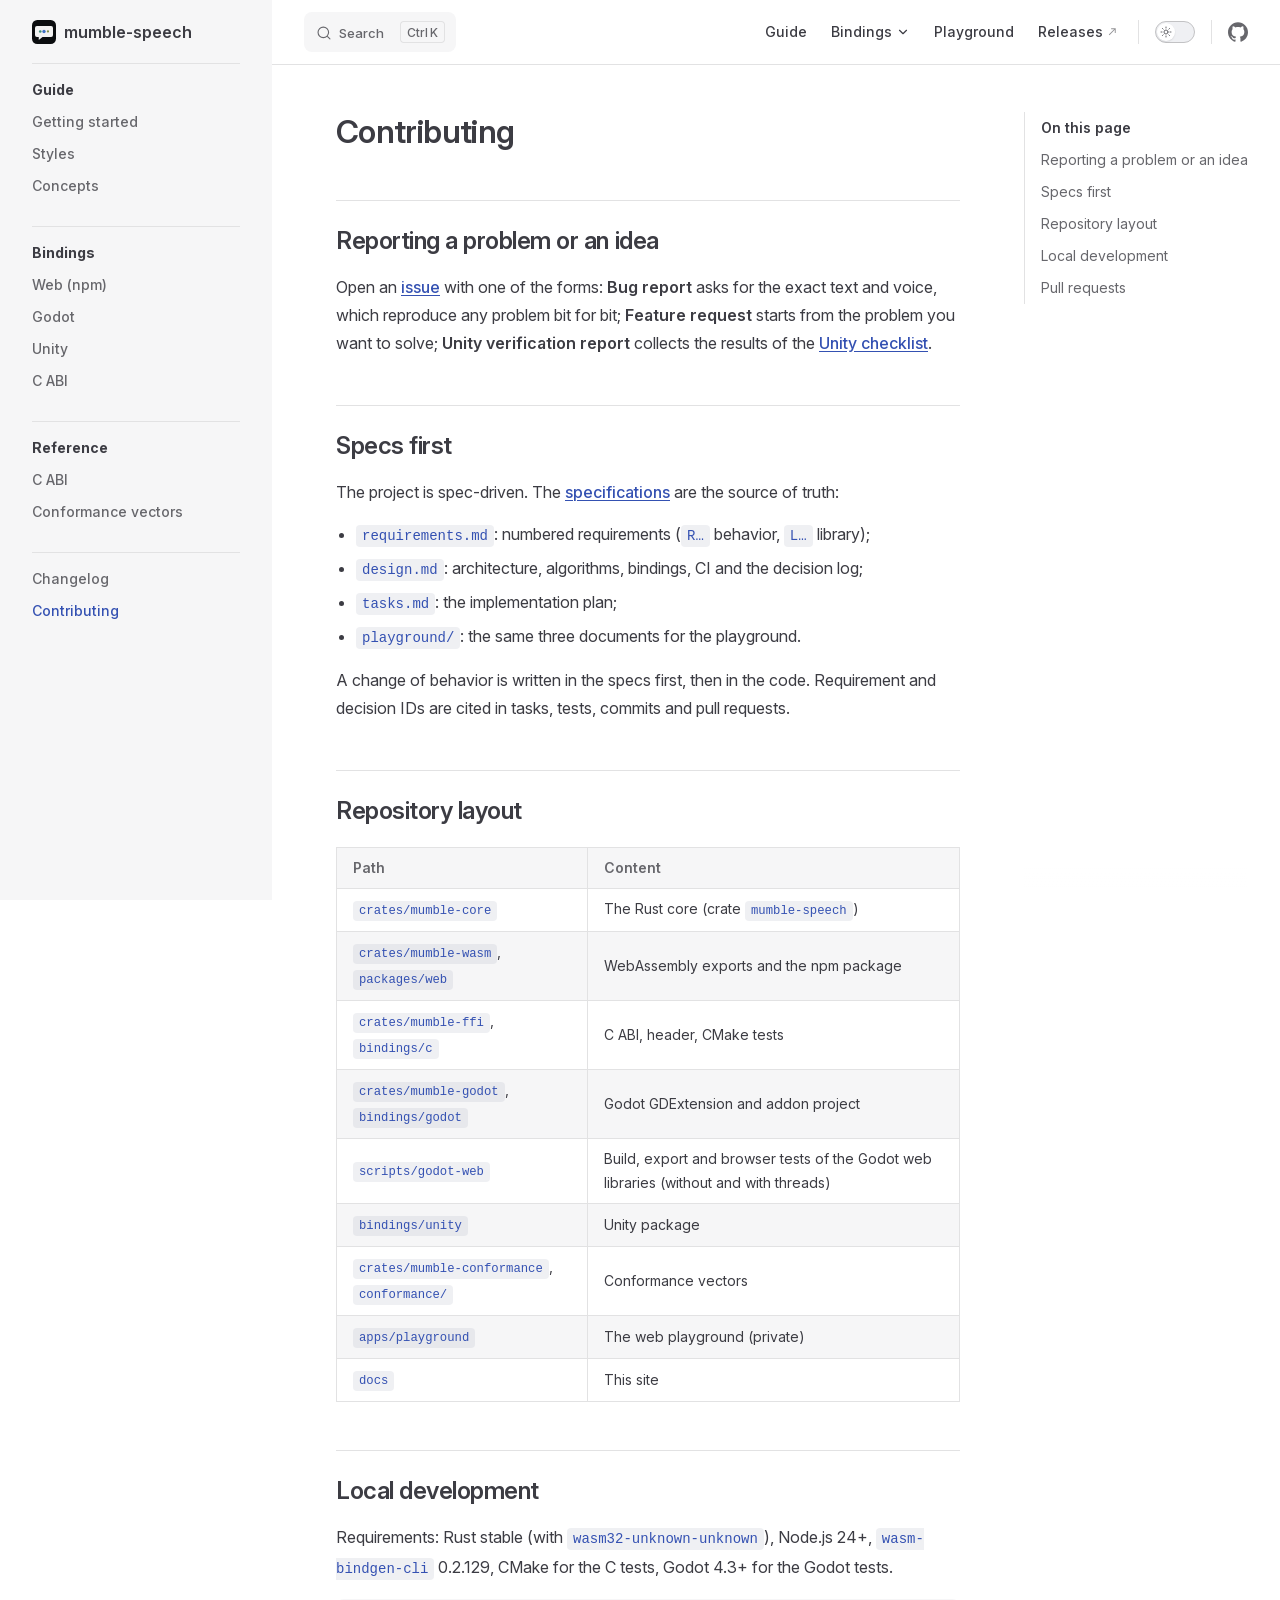
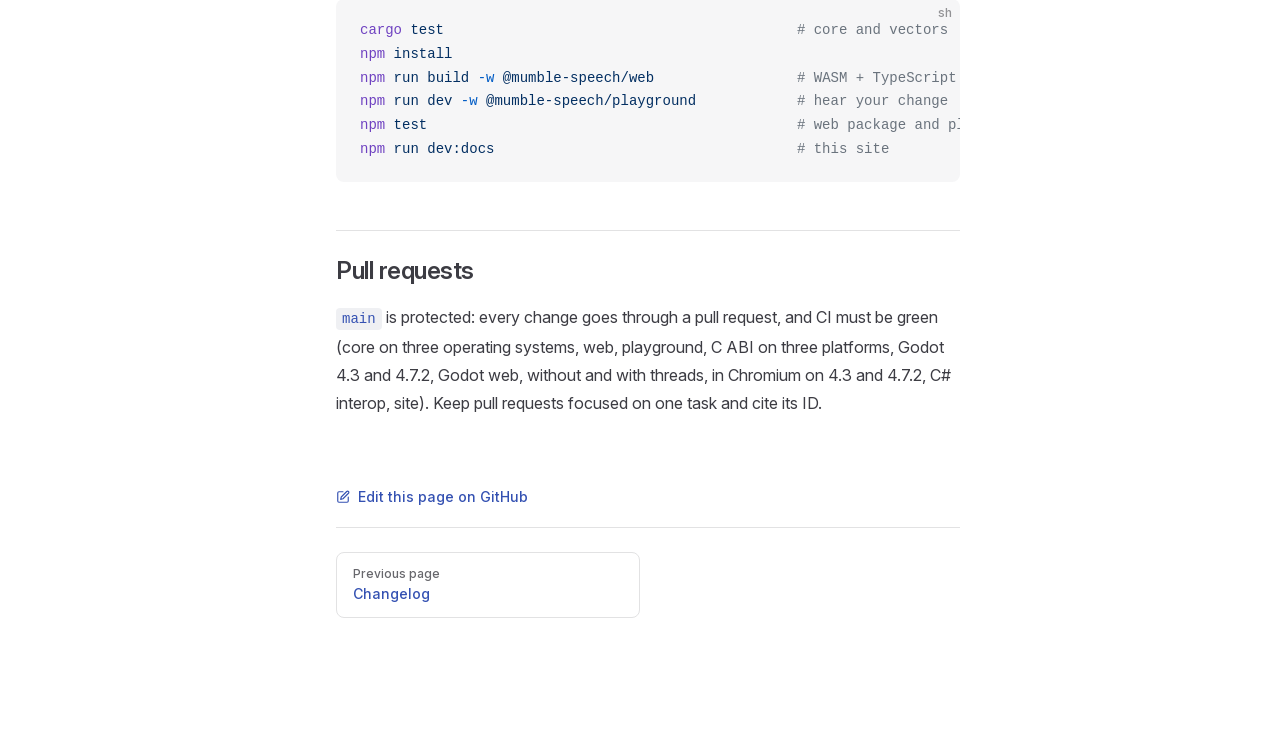
<file: contributing.html>
<!DOCTYPE html>
<html lang="en-US" dir="ltr">
  <head>
    <meta charset="utf-8">
    <meta name="viewport" content="width=device-width,initial-scale=1">
    <title>Contributing | mumble-speech</title>
    <meta name="description" content="Video-game mumble speech generated at runtime, for the web, Godot, Unity and C.">
    <meta name="generator" content="VitePress v1.6.4">
    <link rel="preload stylesheet" href="/assets/style.BhX5jokk.css" as="style">
    <link rel="preload stylesheet" href="/vp-icons.css" as="style">
    
    <script type="module" src="/assets/app.fnzeENiX.js"></script>
    <link rel="preload" href="/assets/inter-roman-latin.Di8DUHzh.woff2" as="font" type="font/woff2" crossorigin="">
    <link rel="modulepreload" href="/assets/chunks/theme.BniZyXw9.js">
    <link rel="modulepreload" href="/assets/chunks/framework.CdvW4CUT.js">
    <link rel="modulepreload" href="/assets/contributing.md.CZdMb4Yt.lean.js">
    <link rel="icon" type="image/svg+xml" href="/logo.svg">
    <script id="check-dark-mode">(()=>{const e=localStorage.getItem("vitepress-theme-appearance")||"auto",a=window.matchMedia("(prefers-color-scheme: dark)").matches;(!e||e==="auto"?a:e==="dark")&&document.documentElement.classList.add("dark")})();</script>
    <script id="check-mac-os">document.documentElement.classList.toggle("mac",/Mac|iPhone|iPod|iPad/i.test(navigator.platform));</script>
  </head>
  <body>
    <div id="app"><div class="Layout" data-v-5d98c3a5><!--[--><!--]--><!--[--><span tabindex="-1" data-v-0b0ada53></span><a href="#VPContent" class="VPSkipLink visually-hidden" data-v-0b0ada53>Skip to content</a><!--]--><!----><header class="VPNav" data-v-5d98c3a5 data-v-ae24b3ad><div class="VPNavBar" data-v-ae24b3ad data-v-6aa21345><div class="wrapper" data-v-6aa21345><div class="container" data-v-6aa21345><div class="title" data-v-6aa21345><div class="VPNavBarTitle has-sidebar" data-v-6aa21345 data-v-1168a8e4><a class="title" href="/" data-v-1168a8e4><!--[--><!--]--><!--[--><img class="VPImage logo" src="/logo.svg" alt data-v-8426fc1a><!--]--><span data-v-1168a8e4>mumble-speech</span><!--[--><!--]--></a></div></div><div class="content" data-v-6aa21345><div class="content-body" data-v-6aa21345><!--[--><!--]--><div class="VPNavBarSearch search" data-v-6aa21345><!--[--><!----><div id="local-search"><button type="button" class="DocSearch DocSearch-Button" aria-label="Search"><span class="DocSearch-Button-Container"><span class="vp-icon DocSearch-Search-Icon"></span><span class="DocSearch-Button-Placeholder">Search</span></span><span class="DocSearch-Button-Keys"><kbd class="DocSearch-Button-Key"></kbd><kbd class="DocSearch-Button-Key">K</kbd></span></button></div><!--]--></div><nav aria-labelledby="main-nav-aria-label" class="VPNavBarMenu menu" data-v-6aa21345 data-v-dc692963><span id="main-nav-aria-label" class="visually-hidden" data-v-dc692963> Main Navigation </span><!--[--><!--[--><a class="VPLink link VPNavBarMenuLink" href="/guide/getting-started" tabindex="0" data-v-dc692963 data-v-e56f3d57><!--[--><span data-v-e56f3d57>Guide</span><!--]--></a><!--]--><!--[--><div class="VPFlyout VPNavBarMenuGroup" data-v-dc692963 data-v-cf11d7a2><button type="button" class="button" aria-haspopup="true" aria-expanded="false" data-v-cf11d7a2><span class="text" data-v-cf11d7a2><!----><span data-v-cf11d7a2>Bindings</span><span class="vpi-chevron-down text-icon" data-v-cf11d7a2></span></span></button><div class="menu" data-v-cf11d7a2><div class="VPMenu" data-v-cf11d7a2 data-v-b98bc113><div class="items" data-v-b98bc113><!--[--><!--[--><div class="VPMenuLink" data-v-b98bc113 data-v-35975db6><a class="VPLink link" href="/bindings/web" data-v-35975db6><!--[--><span data-v-35975db6>Web (npm)</span><!--]--></a></div><!--]--><!--[--><div class="VPMenuLink" data-v-b98bc113 data-v-35975db6><a class="VPLink link" href="/bindings/godot" data-v-35975db6><!--[--><span data-v-35975db6>Godot</span><!--]--></a></div><!--]--><!--[--><div class="VPMenuLink" data-v-b98bc113 data-v-35975db6><a class="VPLink link" href="/bindings/unity" data-v-35975db6><!--[--><span data-v-35975db6>Unity</span><!--]--></a></div><!--]--><!--[--><div class="VPMenuLink" data-v-b98bc113 data-v-35975db6><a class="VPLink link" href="/bindings/c" data-v-35975db6><!--[--><span data-v-35975db6>C ABI</span><!--]--></a></div><!--]--><!--]--></div><!--[--><!--]--></div></div></div><!--]--><!--[--><a class="VPLink link VPNavBarMenuLink" href="/playground/" target="_self" tabindex="0" data-v-dc692963 data-v-e56f3d57><!--[--><span data-v-e56f3d57>Playground</span><!--]--></a><!--]--><!--[--><a class="VPLink link vp-external-link-icon VPNavBarMenuLink" href="https://github.com/basteez/mumble-speech/releases" target="_blank" rel="noreferrer" tabindex="0" data-v-dc692963 data-v-e56f3d57><!--[--><span data-v-e56f3d57>Releases</span><!--]--></a><!--]--><!--]--></nav><!----><div class="VPNavBarAppearance appearance" data-v-6aa21345 data-v-6c893767><button class="VPSwitch VPSwitchAppearance" type="button" role="switch" title aria-checked="false" data-v-6c893767 data-v-5337faa4 data-v-1d5665e3><span class="check" data-v-1d5665e3><span class="icon" data-v-1d5665e3><!--[--><span class="vpi-sun sun" data-v-5337faa4></span><span class="vpi-moon moon" data-v-5337faa4></span><!--]--></span></span></button></div><div class="VPSocialLinks VPNavBarSocialLinks social-links" data-v-6aa21345 data-v-0394ad82 data-v-7bc22406><!--[--><a class="VPSocialLink no-icon" href="https://github.com/basteez/mumble-speech" aria-label="github" target="_blank" rel="noopener" data-v-7bc22406 data-v-bd121fe5><span class="vpi-social-github"></span></a><!--]--></div><div class="VPFlyout VPNavBarExtra extra" data-v-6aa21345 data-v-bb2aa2f0 data-v-cf11d7a2><button type="button" class="button" aria-haspopup="true" aria-expanded="false" aria-label="extra navigation" data-v-cf11d7a2><span class="vpi-more-horizontal icon" data-v-cf11d7a2></span></button><div class="menu" data-v-cf11d7a2><div class="VPMenu" data-v-cf11d7a2 data-v-b98bc113><!----><!--[--><!--[--><!----><div class="group" data-v-bb2aa2f0><div class="item appearance" data-v-bb2aa2f0><p class="label" data-v-bb2aa2f0>Appearance</p><div class="appearance-action" data-v-bb2aa2f0><button class="VPSwitch VPSwitchAppearance" type="button" role="switch" title aria-checked="false" data-v-bb2aa2f0 data-v-5337faa4 data-v-1d5665e3><span class="check" data-v-1d5665e3><span class="icon" data-v-1d5665e3><!--[--><span class="vpi-sun sun" data-v-5337faa4></span><span class="vpi-moon moon" data-v-5337faa4></span><!--]--></span></span></button></div></div></div><div class="group" data-v-bb2aa2f0><div class="item social-links" data-v-bb2aa2f0><div class="VPSocialLinks social-links-list" data-v-bb2aa2f0 data-v-7bc22406><!--[--><a class="VPSocialLink no-icon" href="https://github.com/basteez/mumble-speech" aria-label="github" target="_blank" rel="noopener" data-v-7bc22406 data-v-bd121fe5><span class="vpi-social-github"></span></a><!--]--></div></div></div><!--]--><!--]--></div></div></div><!--[--><!--]--><button type="button" class="VPNavBarHamburger hamburger" aria-label="mobile navigation" aria-expanded="false" aria-controls="VPNavScreen" data-v-6aa21345 data-v-e5dd9c1c><span class="container" data-v-e5dd9c1c><span class="top" data-v-e5dd9c1c></span><span class="middle" data-v-e5dd9c1c></span><span class="bottom" data-v-e5dd9c1c></span></span></button></div></div></div></div><div class="divider" data-v-6aa21345><div class="divider-line" data-v-6aa21345></div></div></div><!----></header><div class="VPLocalNav has-sidebar empty" data-v-5d98c3a5 data-v-a6f0e41e><div class="container" data-v-a6f0e41e><button class="menu" aria-expanded="false" aria-controls="VPSidebarNav" data-v-a6f0e41e><span class="vpi-align-left menu-icon" data-v-a6f0e41e></span><span class="menu-text" data-v-a6f0e41e>Menu</span></button><div class="VPLocalNavOutlineDropdown" style="--vp-vh:0px;" data-v-a6f0e41e data-v-8a42e2b4><button data-v-8a42e2b4>Return to top</button><!----></div></div></div><aside class="VPSidebar" data-v-5d98c3a5 data-v-319d5ca6><div class="curtain" data-v-319d5ca6></div><nav class="nav" id="VPSidebarNav" aria-labelledby="sidebar-aria-label" tabindex="-1" data-v-319d5ca6><span class="visually-hidden" id="sidebar-aria-label" data-v-319d5ca6> Sidebar Navigation </span><!--[--><!--]--><!--[--><div class="no-transition group" data-v-c40bc020><section class="VPSidebarItem level-0" data-v-c40bc020 data-v-b3fd67f8><div class="item" role="button" tabindex="0" data-v-b3fd67f8><div class="indicator" data-v-b3fd67f8></div><h2 class="text" data-v-b3fd67f8>Guide</h2><!----></div><div class="items" data-v-b3fd67f8><!--[--><div class="VPSidebarItem level-1 is-link" data-v-b3fd67f8><div class="item" data-v-b3fd67f8><div class="indicator" data-v-b3fd67f8></div><a class="VPLink link link" href="/guide/getting-started" data-v-b3fd67f8><!--[--><p class="text" data-v-b3fd67f8>Getting started</p><!--]--></a><!----></div><!----></div><div class="VPSidebarItem level-1 is-link" data-v-b3fd67f8><div class="item" data-v-b3fd67f8><div class="indicator" data-v-b3fd67f8></div><a class="VPLink link link" href="/guide/styles" data-v-b3fd67f8><!--[--><p class="text" data-v-b3fd67f8>Styles</p><!--]--></a><!----></div><!----></div><div class="VPSidebarItem level-1 is-link" data-v-b3fd67f8><div class="item" data-v-b3fd67f8><div class="indicator" data-v-b3fd67f8></div><a class="VPLink link link" href="/guide/concepts" data-v-b3fd67f8><!--[--><p class="text" data-v-b3fd67f8>Concepts</p><!--]--></a><!----></div><!----></div><!--]--></div></section></div><div class="no-transition group" data-v-c40bc020><section class="VPSidebarItem level-0" data-v-c40bc020 data-v-b3fd67f8><div class="item" role="button" tabindex="0" data-v-b3fd67f8><div class="indicator" data-v-b3fd67f8></div><h2 class="text" data-v-b3fd67f8>Bindings</h2><!----></div><div class="items" data-v-b3fd67f8><!--[--><div class="VPSidebarItem level-1 is-link" data-v-b3fd67f8><div class="item" data-v-b3fd67f8><div class="indicator" data-v-b3fd67f8></div><a class="VPLink link link" href="/bindings/web" data-v-b3fd67f8><!--[--><p class="text" data-v-b3fd67f8>Web (npm)</p><!--]--></a><!----></div><!----></div><div class="VPSidebarItem level-1 is-link" data-v-b3fd67f8><div class="item" data-v-b3fd67f8><div class="indicator" data-v-b3fd67f8></div><a class="VPLink link link" href="/bindings/godot" data-v-b3fd67f8><!--[--><p class="text" data-v-b3fd67f8>Godot</p><!--]--></a><!----></div><!----></div><div class="VPSidebarItem level-1 is-link" data-v-b3fd67f8><div class="item" data-v-b3fd67f8><div class="indicator" data-v-b3fd67f8></div><a class="VPLink link link" href="/bindings/unity" data-v-b3fd67f8><!--[--><p class="text" data-v-b3fd67f8>Unity</p><!--]--></a><!----></div><!----></div><div class="VPSidebarItem level-1 is-link" data-v-b3fd67f8><div class="item" data-v-b3fd67f8><div class="indicator" data-v-b3fd67f8></div><a class="VPLink link link" href="/bindings/c" data-v-b3fd67f8><!--[--><p class="text" data-v-b3fd67f8>C ABI</p><!--]--></a><!----></div><!----></div><!--]--></div></section></div><div class="no-transition group" data-v-c40bc020><section class="VPSidebarItem level-0" data-v-c40bc020 data-v-b3fd67f8><div class="item" role="button" tabindex="0" data-v-b3fd67f8><div class="indicator" data-v-b3fd67f8></div><h2 class="text" data-v-b3fd67f8>Reference</h2><!----></div><div class="items" data-v-b3fd67f8><!--[--><div class="VPSidebarItem level-1 is-link" data-v-b3fd67f8><div class="item" data-v-b3fd67f8><div class="indicator" data-v-b3fd67f8></div><a class="VPLink link link" href="/reference/c-abi" data-v-b3fd67f8><!--[--><p class="text" data-v-b3fd67f8>C ABI</p><!--]--></a><!----></div><!----></div><div class="VPSidebarItem level-1 is-link" data-v-b3fd67f8><div class="item" data-v-b3fd67f8><div class="indicator" data-v-b3fd67f8></div><a class="VPLink link link" href="/reference/conformance" data-v-b3fd67f8><!--[--><p class="text" data-v-b3fd67f8>Conformance vectors</p><!--]--></a><!----></div><!----></div><!--]--></div></section></div><div class="no-transition group" data-v-c40bc020><section class="VPSidebarItem level-0 has-active" data-v-c40bc020 data-v-b3fd67f8><!----><div class="items" data-v-b3fd67f8><!--[--><div class="VPSidebarItem level-1 is-link" data-v-b3fd67f8><div class="item" data-v-b3fd67f8><div class="indicator" data-v-b3fd67f8></div><a class="VPLink link link" href="/changelog" data-v-b3fd67f8><!--[--><p class="text" data-v-b3fd67f8>Changelog</p><!--]--></a><!----></div><!----></div><div class="VPSidebarItem level-1 is-link" data-v-b3fd67f8><div class="item" data-v-b3fd67f8><div class="indicator" data-v-b3fd67f8></div><a class="VPLink link link" href="/contributing" data-v-b3fd67f8><!--[--><p class="text" data-v-b3fd67f8>Contributing</p><!--]--></a><!----></div><!----></div><!--]--></div></section></div><!--]--><!--[--><!--]--></nav></aside><div class="VPContent has-sidebar" id="VPContent" data-v-5d98c3a5 data-v-1428d186><div class="VPDoc has-sidebar has-aside" data-v-1428d186 data-v-39a288b8><!--[--><!--]--><div class="container" data-v-39a288b8><div class="aside" data-v-39a288b8><div class="aside-curtain" data-v-39a288b8></div><div class="aside-container" data-v-39a288b8><div class="aside-content" data-v-39a288b8><div class="VPDocAside" data-v-39a288b8 data-v-3f215769><!--[--><!--]--><!--[--><!--]--><nav aria-labelledby="doc-outline-aria-label" class="VPDocAsideOutline" data-v-3f215769 data-v-a5bbad30><div class="content" data-v-a5bbad30><div class="outline-marker" data-v-a5bbad30></div><div aria-level="2" class="outline-title" id="doc-outline-aria-label" role="heading" data-v-a5bbad30>On this page</div><ul class="VPDocOutlineItem root" data-v-a5bbad30 data-v-b933a997><!--[--><!--]--></ul></div></nav><!--[--><!--]--><div class="spacer" data-v-3f215769></div><!--[--><!--]--><!----><!--[--><!--]--><!--[--><!--]--></div></div></div></div><div class="content" data-v-39a288b8><div class="content-container" data-v-39a288b8><!--[--><!--]--><main class="main" data-v-39a288b8><div style="position:relative;" class="vp-doc _contributing" data-v-39a288b8><div><h1 id="contributing" tabindex="-1">Contributing <a class="header-anchor" href="#contributing" aria-label="Permalink to &quot;Contributing&quot;">​</a></h1><h2 id="reporting-a-problem-or-an-idea" tabindex="-1">Reporting a problem or an idea <a class="header-anchor" href="#reporting-a-problem-or-an-idea" aria-label="Permalink to &quot;Reporting a problem or an idea&quot;">​</a></h2><p>Open an <a href="https://github.com/basteez/mumble-speech/issues/new/choose" target="_blank" rel="noreferrer">issue</a> with one of the forms: <strong>Bug report</strong> asks for the exact text and voice, which reproduce any problem bit for bit; <strong>Feature request</strong> starts from the problem you want to solve; <strong>Unity verification report</strong> collects the results of the <a href="https://github.com/basteez/mumble-speech/blob/main/bindings/unity/TESTING.md" target="_blank" rel="noreferrer">Unity checklist</a>.</p><h2 id="specs-first" tabindex="-1">Specs first <a class="header-anchor" href="#specs-first" aria-label="Permalink to &quot;Specs first&quot;">​</a></h2><p>The project is spec-driven. The <a href="https://github.com/basteez/mumble-speech/tree/main/specs" target="_blank" rel="noreferrer">specifications</a> are the source of truth:</p><ul><li><code>requirements.md</code>: numbered requirements (<code>R…</code> behavior, <code>L…</code> library);</li><li><code>design.md</code>: architecture, algorithms, bindings, CI and the decision log;</li><li><code>tasks.md</code>: the implementation plan;</li><li><code>playground/</code>: the same three documents for the playground.</li></ul><p>A change of behavior is written in the specs first, then in the code. Requirement and decision IDs are cited in tasks, tests, commits and pull requests.</p><h2 id="repository-layout" tabindex="-1">Repository layout <a class="header-anchor" href="#repository-layout" aria-label="Permalink to &quot;Repository layout&quot;">​</a></h2><table tabindex="0"><thead><tr><th>Path</th><th>Content</th></tr></thead><tbody><tr><td><code>crates/mumble-core</code></td><td>The Rust core (crate <code>mumble-speech</code>)</td></tr><tr><td><code>crates/mumble-wasm</code>, <code>packages/web</code></td><td>WebAssembly exports and the npm package</td></tr><tr><td><code>crates/mumble-ffi</code>, <code>bindings/c</code></td><td>C ABI, header, CMake tests</td></tr><tr><td><code>crates/mumble-godot</code>, <code>bindings/godot</code></td><td>Godot GDExtension and addon project</td></tr><tr><td><code>scripts/godot-web</code></td><td>Build, export and browser tests of the Godot web libraries (without and with threads)</td></tr><tr><td><code>bindings/unity</code></td><td>Unity package</td></tr><tr><td><code>crates/mumble-conformance</code>, <code>conformance/</code></td><td>Conformance vectors</td></tr><tr><td><code>apps/playground</code></td><td>The web playground (private)</td></tr><tr><td><code>docs</code></td><td>This site</td></tr></tbody></table><h2 id="local-development" tabindex="-1">Local development <a class="header-anchor" href="#local-development" aria-label="Permalink to &quot;Local development&quot;">​</a></h2><p>Requirements: Rust stable (with <code>wasm32-unknown-unknown</code>), Node.js 24+, <code>wasm-bindgen-cli</code> 0.2.129, CMake for the C tests, Godot 4.3+ for the Godot tests.</p><div class="language-sh vp-adaptive-theme"><button title="Copy Code" class="copy"></button><span class="lang">sh</span><pre class="shiki shiki-themes github-light github-dark vp-code" tabindex="0"><code><span class="line"><span style="--shiki-light:#6F42C1;--shiki-dark:#B392F0;">cargo</span><span style="--shiki-light:#032F62;--shiki-dark:#9ECBFF;"> test</span><span style="--shiki-light:#6A737D;--shiki-dark:#6A737D;">                                          # core and vectors</span></span>
<span class="line"><span style="--shiki-light:#6F42C1;--shiki-dark:#B392F0;">npm</span><span style="--shiki-light:#032F62;--shiki-dark:#9ECBFF;"> install</span></span>
<span class="line"><span style="--shiki-light:#6F42C1;--shiki-dark:#B392F0;">npm</span><span style="--shiki-light:#032F62;--shiki-dark:#9ECBFF;"> run</span><span style="--shiki-light:#032F62;--shiki-dark:#9ECBFF;"> build</span><span style="--shiki-light:#005CC5;--shiki-dark:#79B8FF;"> -w</span><span style="--shiki-light:#032F62;--shiki-dark:#9ECBFF;"> @mumble-speech/web</span><span style="--shiki-light:#6A737D;--shiki-dark:#6A737D;">                 # WASM + TypeScript</span></span>
<span class="line"><span style="--shiki-light:#6F42C1;--shiki-dark:#B392F0;">npm</span><span style="--shiki-light:#032F62;--shiki-dark:#9ECBFF;"> run</span><span style="--shiki-light:#032F62;--shiki-dark:#9ECBFF;"> dev</span><span style="--shiki-light:#005CC5;--shiki-dark:#79B8FF;"> -w</span><span style="--shiki-light:#032F62;--shiki-dark:#9ECBFF;"> @mumble-speech/playground</span><span style="--shiki-light:#6A737D;--shiki-dark:#6A737D;">            # hear your change</span></span>
<span class="line"><span style="--shiki-light:#6F42C1;--shiki-dark:#B392F0;">npm</span><span style="--shiki-light:#032F62;--shiki-dark:#9ECBFF;"> test</span><span style="--shiki-light:#6A737D;--shiki-dark:#6A737D;">                                            # web package and playground</span></span>
<span class="line"><span style="--shiki-light:#6F42C1;--shiki-dark:#B392F0;">npm</span><span style="--shiki-light:#032F62;--shiki-dark:#9ECBFF;"> run</span><span style="--shiki-light:#032F62;--shiki-dark:#9ECBFF;"> dev:docs</span><span style="--shiki-light:#6A737D;--shiki-dark:#6A737D;">                                    # this site</span></span></code></pre></div><h2 id="pull-requests" tabindex="-1">Pull requests <a class="header-anchor" href="#pull-requests" aria-label="Permalink to &quot;Pull requests&quot;">​</a></h2><p><code>main</code> is protected: every change goes through a pull request, and CI must be green (core on three operating systems, web, playground, C ABI on three platforms, Godot 4.3 and 4.7.2, Godot web, without and with threads, in Chromium on 4.3 and 4.7.2, C# interop, site). Keep pull requests focused on one task and cite its ID.</p></div></div></main><footer class="VPDocFooter" data-v-39a288b8 data-v-e257564d><!--[--><!--]--><div class="edit-info" data-v-e257564d><div class="edit-link" data-v-e257564d><a class="VPLink link vp-external-link-icon no-icon edit-link-button" href="https://github.com/basteez/mumble-speech/edit/main/docs/contributing.md" target="_blank" rel="noreferrer" data-v-e257564d><!--[--><span class="vpi-square-pen edit-link-icon" data-v-e257564d></span> Edit this page on GitHub<!--]--></a></div><!----></div><nav class="prev-next" aria-labelledby="doc-footer-aria-label" data-v-e257564d><span class="visually-hidden" id="doc-footer-aria-label" data-v-e257564d>Pager</span><div class="pager" data-v-e257564d><a class="VPLink link pager-link prev" href="/changelog" data-v-e257564d><!--[--><span class="desc" data-v-e257564d>Previous page</span><span class="title" data-v-e257564d>Changelog</span><!--]--></a></div><div class="pager" data-v-e257564d><!----></div></nav></footer><!--[--><!--]--></div></div></div><!--[--><!--]--></div></div><footer class="VPFooter has-sidebar" data-v-5d98c3a5 data-v-e315a0ad><div class="container" data-v-e315a0ad><p class="message" data-v-e315a0ad>Dual-licensed under MIT or Apache-2.0.</p><!----></div></footer><!--[--><!--]--></div></div>
    <script>window.__VP_HASH_MAP__=JSON.parse("{\"bindings_c.md\":\"CvdzR3jt\",\"bindings_godot.md\":\"6AbujX-C\",\"bindings_unity.md\":\"Cgzj0g5W\",\"bindings_web.md\":\"CWLzriMP\",\"changelog.md\":\"CYrMnuet\",\"contributing.md\":\"CZdMb4Yt\",\"guide_concepts.md\":\"BsPcDGQN\",\"guide_getting-started.md\":\"BjMsiD97\",\"guide_styles.md\":\"BpWknmDv\",\"index.md\":\"BIPw6hRf\",\"reference_c-abi.md\":\"tze1Avv9\",\"reference_conformance.md\":\"BkOyZZus\"}");window.__VP_SITE_DATA__=JSON.parse("{\"lang\":\"en-US\",\"dir\":\"ltr\",\"title\":\"mumble-speech\",\"description\":\"Video-game mumble speech generated at runtime, for the web, Godot, Unity and C.\",\"base\":\"/\",\"head\":[],\"router\":{\"prefetchLinks\":true},\"appearance\":true,\"themeConfig\":{\"logo\":\"/logo.svg\",\"nav\":[{\"text\":\"Guide\",\"link\":\"/guide/getting-started\"},{\"text\":\"Bindings\",\"items\":[{\"text\":\"Web (npm)\",\"link\":\"/bindings/web\"},{\"text\":\"Godot\",\"link\":\"/bindings/godot\"},{\"text\":\"Unity\",\"link\":\"/bindings/unity\"},{\"text\":\"C ABI\",\"link\":\"/bindings/c\"}]},{\"text\":\"Playground\",\"link\":\"/playground/\",\"target\":\"_self\"},{\"text\":\"Releases\",\"link\":\"https://github.com/basteez/mumble-speech/releases\"}],\"sidebar\":[{\"text\":\"Guide\",\"items\":[{\"text\":\"Getting started\",\"link\":\"/guide/getting-started\"},{\"text\":\"Styles\",\"link\":\"/guide/styles\"},{\"text\":\"Concepts\",\"link\":\"/guide/concepts\"}]},{\"text\":\"Bindings\",\"items\":[{\"text\":\"Web (npm)\",\"link\":\"/bindings/web\"},{\"text\":\"Godot\",\"link\":\"/bindings/godot\"},{\"text\":\"Unity\",\"link\":\"/bindings/unity\"},{\"text\":\"C ABI\",\"link\":\"/bindings/c\"}]},{\"text\":\"Reference\",\"items\":[{\"text\":\"C ABI\",\"link\":\"/reference/c-abi\"},{\"text\":\"Conformance vectors\",\"link\":\"/reference/conformance\"}]},{\"text\":\"Changelog\",\"link\":\"/changelog\"},{\"text\":\"Contributing\",\"link\":\"/contributing\"}],\"socialLinks\":[{\"icon\":\"github\",\"link\":\"https://github.com/basteez/mumble-speech\"}],\"search\":{\"provider\":\"local\"},\"editLink\":{\"pattern\":\"https://github.com/basteez/mumble-speech/edit/main/docs/:path\",\"text\":\"Edit this page on GitHub\"},\"footer\":{\"message\":\"Dual-licensed under MIT or Apache-2.0.\"}},\"locales\":{},\"scrollOffset\":134,\"cleanUrls\":true}");</script>
    
  </body>
</html>
</file>
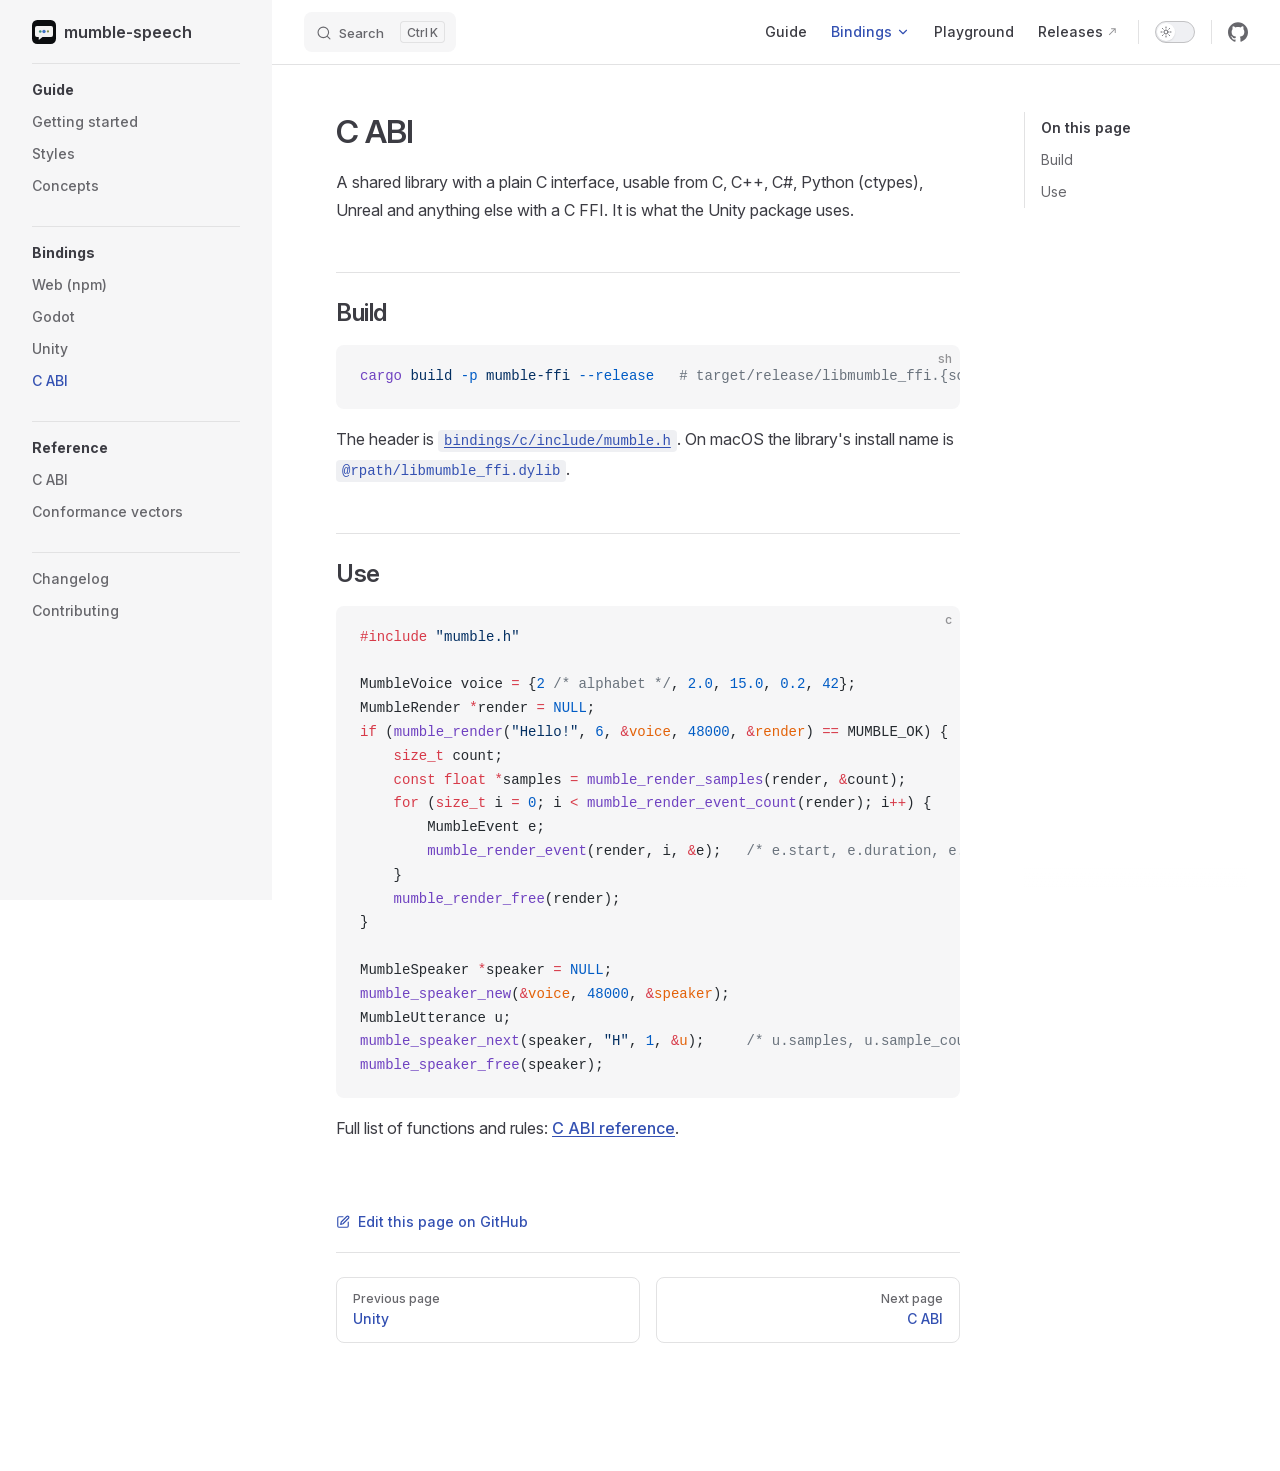
<file: bindings/c.html>
<!DOCTYPE html>
<html lang="en-US" dir="ltr">
  <head>
    <meta charset="utf-8">
    <meta name="viewport" content="width=device-width,initial-scale=1">
    <title>C ABI | mumble-speech</title>
    <meta name="description" content="Video-game mumble speech generated at runtime, for the web, Godot, Unity and C.">
    <meta name="generator" content="VitePress v1.6.4">
    <link rel="preload stylesheet" href="/assets/style.BhX5jokk.css" as="style">
    <link rel="preload stylesheet" href="/vp-icons.css" as="style">
    
    <script type="module" src="/assets/app.fnzeENiX.js"></script>
    <link rel="preload" href="/assets/inter-roman-latin.Di8DUHzh.woff2" as="font" type="font/woff2" crossorigin="">
    <link rel="modulepreload" href="/assets/chunks/theme.BniZyXw9.js">
    <link rel="modulepreload" href="/assets/chunks/framework.CdvW4CUT.js">
    <link rel="modulepreload" href="/assets/bindings_c.md.CvdzR3jt.lean.js">
    <link rel="icon" type="image/svg+xml" href="/logo.svg">
    <script id="check-dark-mode">(()=>{const e=localStorage.getItem("vitepress-theme-appearance")||"auto",a=window.matchMedia("(prefers-color-scheme: dark)").matches;(!e||e==="auto"?a:e==="dark")&&document.documentElement.classList.add("dark")})();</script>
    <script id="check-mac-os">document.documentElement.classList.toggle("mac",/Mac|iPhone|iPod|iPad/i.test(navigator.platform));</script>
  </head>
  <body>
    <div id="app"><div class="Layout" data-v-5d98c3a5><!--[--><!--]--><!--[--><span tabindex="-1" data-v-0b0ada53></span><a href="#VPContent" class="VPSkipLink visually-hidden" data-v-0b0ada53>Skip to content</a><!--]--><!----><header class="VPNav" data-v-5d98c3a5 data-v-ae24b3ad><div class="VPNavBar" data-v-ae24b3ad data-v-6aa21345><div class="wrapper" data-v-6aa21345><div class="container" data-v-6aa21345><div class="title" data-v-6aa21345><div class="VPNavBarTitle has-sidebar" data-v-6aa21345 data-v-1168a8e4><a class="title" href="/" data-v-1168a8e4><!--[--><!--]--><!--[--><img class="VPImage logo" src="/logo.svg" alt data-v-8426fc1a><!--]--><span data-v-1168a8e4>mumble-speech</span><!--[--><!--]--></a></div></div><div class="content" data-v-6aa21345><div class="content-body" data-v-6aa21345><!--[--><!--]--><div class="VPNavBarSearch search" data-v-6aa21345><!--[--><!----><div id="local-search"><button type="button" class="DocSearch DocSearch-Button" aria-label="Search"><span class="DocSearch-Button-Container"><span class="vp-icon DocSearch-Search-Icon"></span><span class="DocSearch-Button-Placeholder">Search</span></span><span class="DocSearch-Button-Keys"><kbd class="DocSearch-Button-Key"></kbd><kbd class="DocSearch-Button-Key">K</kbd></span></button></div><!--]--></div><nav aria-labelledby="main-nav-aria-label" class="VPNavBarMenu menu" data-v-6aa21345 data-v-dc692963><span id="main-nav-aria-label" class="visually-hidden" data-v-dc692963> Main Navigation </span><!--[--><!--[--><a class="VPLink link VPNavBarMenuLink" href="/guide/getting-started" tabindex="0" data-v-dc692963 data-v-e56f3d57><!--[--><span data-v-e56f3d57>Guide</span><!--]--></a><!--]--><!--[--><div class="VPFlyout VPNavBarMenuGroup active" data-v-dc692963 data-v-cf11d7a2><button type="button" class="button" aria-haspopup="true" aria-expanded="false" data-v-cf11d7a2><span class="text" data-v-cf11d7a2><!----><span data-v-cf11d7a2>Bindings</span><span class="vpi-chevron-down text-icon" data-v-cf11d7a2></span></span></button><div class="menu" data-v-cf11d7a2><div class="VPMenu" data-v-cf11d7a2 data-v-b98bc113><div class="items" data-v-b98bc113><!--[--><!--[--><div class="VPMenuLink" data-v-b98bc113 data-v-35975db6><a class="VPLink link" href="/bindings/web" data-v-35975db6><!--[--><span data-v-35975db6>Web (npm)</span><!--]--></a></div><!--]--><!--[--><div class="VPMenuLink" data-v-b98bc113 data-v-35975db6><a class="VPLink link" href="/bindings/godot" data-v-35975db6><!--[--><span data-v-35975db6>Godot</span><!--]--></a></div><!--]--><!--[--><div class="VPMenuLink" data-v-b98bc113 data-v-35975db6><a class="VPLink link" href="/bindings/unity" data-v-35975db6><!--[--><span data-v-35975db6>Unity</span><!--]--></a></div><!--]--><!--[--><div class="VPMenuLink" data-v-b98bc113 data-v-35975db6><a class="VPLink link active" href="/bindings/c" data-v-35975db6><!--[--><span data-v-35975db6>C ABI</span><!--]--></a></div><!--]--><!--]--></div><!--[--><!--]--></div></div></div><!--]--><!--[--><a class="VPLink link VPNavBarMenuLink" href="/playground/" target="_self" tabindex="0" data-v-dc692963 data-v-e56f3d57><!--[--><span data-v-e56f3d57>Playground</span><!--]--></a><!--]--><!--[--><a class="VPLink link vp-external-link-icon VPNavBarMenuLink" href="https://github.com/basteez/mumble-speech/releases" target="_blank" rel="noreferrer" tabindex="0" data-v-dc692963 data-v-e56f3d57><!--[--><span data-v-e56f3d57>Releases</span><!--]--></a><!--]--><!--]--></nav><!----><div class="VPNavBarAppearance appearance" data-v-6aa21345 data-v-6c893767><button class="VPSwitch VPSwitchAppearance" type="button" role="switch" title aria-checked="false" data-v-6c893767 data-v-5337faa4 data-v-1d5665e3><span class="check" data-v-1d5665e3><span class="icon" data-v-1d5665e3><!--[--><span class="vpi-sun sun" data-v-5337faa4></span><span class="vpi-moon moon" data-v-5337faa4></span><!--]--></span></span></button></div><div class="VPSocialLinks VPNavBarSocialLinks social-links" data-v-6aa21345 data-v-0394ad82 data-v-7bc22406><!--[--><a class="VPSocialLink no-icon" href="https://github.com/basteez/mumble-speech" aria-label="github" target="_blank" rel="noopener" data-v-7bc22406 data-v-bd121fe5><span class="vpi-social-github"></span></a><!--]--></div><div class="VPFlyout VPNavBarExtra extra" data-v-6aa21345 data-v-bb2aa2f0 data-v-cf11d7a2><button type="button" class="button" aria-haspopup="true" aria-expanded="false" aria-label="extra navigation" data-v-cf11d7a2><span class="vpi-more-horizontal icon" data-v-cf11d7a2></span></button><div class="menu" data-v-cf11d7a2><div class="VPMenu" data-v-cf11d7a2 data-v-b98bc113><!----><!--[--><!--[--><!----><div class="group" data-v-bb2aa2f0><div class="item appearance" data-v-bb2aa2f0><p class="label" data-v-bb2aa2f0>Appearance</p><div class="appearance-action" data-v-bb2aa2f0><button class="VPSwitch VPSwitchAppearance" type="button" role="switch" title aria-checked="false" data-v-bb2aa2f0 data-v-5337faa4 data-v-1d5665e3><span class="check" data-v-1d5665e3><span class="icon" data-v-1d5665e3><!--[--><span class="vpi-sun sun" data-v-5337faa4></span><span class="vpi-moon moon" data-v-5337faa4></span><!--]--></span></span></button></div></div></div><div class="group" data-v-bb2aa2f0><div class="item social-links" data-v-bb2aa2f0><div class="VPSocialLinks social-links-list" data-v-bb2aa2f0 data-v-7bc22406><!--[--><a class="VPSocialLink no-icon" href="https://github.com/basteez/mumble-speech" aria-label="github" target="_blank" rel="noopener" data-v-7bc22406 data-v-bd121fe5><span class="vpi-social-github"></span></a><!--]--></div></div></div><!--]--><!--]--></div></div></div><!--[--><!--]--><button type="button" class="VPNavBarHamburger hamburger" aria-label="mobile navigation" aria-expanded="false" aria-controls="VPNavScreen" data-v-6aa21345 data-v-e5dd9c1c><span class="container" data-v-e5dd9c1c><span class="top" data-v-e5dd9c1c></span><span class="middle" data-v-e5dd9c1c></span><span class="bottom" data-v-e5dd9c1c></span></span></button></div></div></div></div><div class="divider" data-v-6aa21345><div class="divider-line" data-v-6aa21345></div></div></div><!----></header><div class="VPLocalNav has-sidebar empty" data-v-5d98c3a5 data-v-a6f0e41e><div class="container" data-v-a6f0e41e><button class="menu" aria-expanded="false" aria-controls="VPSidebarNav" data-v-a6f0e41e><span class="vpi-align-left menu-icon" data-v-a6f0e41e></span><span class="menu-text" data-v-a6f0e41e>Menu</span></button><div class="VPLocalNavOutlineDropdown" style="--vp-vh:0px;" data-v-a6f0e41e data-v-8a42e2b4><button data-v-8a42e2b4>Return to top</button><!----></div></div></div><aside class="VPSidebar" data-v-5d98c3a5 data-v-319d5ca6><div class="curtain" data-v-319d5ca6></div><nav class="nav" id="VPSidebarNav" aria-labelledby="sidebar-aria-label" tabindex="-1" data-v-319d5ca6><span class="visually-hidden" id="sidebar-aria-label" data-v-319d5ca6> Sidebar Navigation </span><!--[--><!--]--><!--[--><div class="no-transition group" data-v-c40bc020><section class="VPSidebarItem level-0" data-v-c40bc020 data-v-b3fd67f8><div class="item" role="button" tabindex="0" data-v-b3fd67f8><div class="indicator" data-v-b3fd67f8></div><h2 class="text" data-v-b3fd67f8>Guide</h2><!----></div><div class="items" data-v-b3fd67f8><!--[--><div class="VPSidebarItem level-1 is-link" data-v-b3fd67f8><div class="item" data-v-b3fd67f8><div class="indicator" data-v-b3fd67f8></div><a class="VPLink link link" href="/guide/getting-started" data-v-b3fd67f8><!--[--><p class="text" data-v-b3fd67f8>Getting started</p><!--]--></a><!----></div><!----></div><div class="VPSidebarItem level-1 is-link" data-v-b3fd67f8><div class="item" data-v-b3fd67f8><div class="indicator" data-v-b3fd67f8></div><a class="VPLink link link" href="/guide/styles" data-v-b3fd67f8><!--[--><p class="text" data-v-b3fd67f8>Styles</p><!--]--></a><!----></div><!----></div><div class="VPSidebarItem level-1 is-link" data-v-b3fd67f8><div class="item" data-v-b3fd67f8><div class="indicator" data-v-b3fd67f8></div><a class="VPLink link link" href="/guide/concepts" data-v-b3fd67f8><!--[--><p class="text" data-v-b3fd67f8>Concepts</p><!--]--></a><!----></div><!----></div><!--]--></div></section></div><div class="no-transition group" data-v-c40bc020><section class="VPSidebarItem level-0 has-active" data-v-c40bc020 data-v-b3fd67f8><div class="item" role="button" tabindex="0" data-v-b3fd67f8><div class="indicator" data-v-b3fd67f8></div><h2 class="text" data-v-b3fd67f8>Bindings</h2><!----></div><div class="items" data-v-b3fd67f8><!--[--><div class="VPSidebarItem level-1 is-link" data-v-b3fd67f8><div class="item" data-v-b3fd67f8><div class="indicator" data-v-b3fd67f8></div><a class="VPLink link link" href="/bindings/web" data-v-b3fd67f8><!--[--><p class="text" data-v-b3fd67f8>Web (npm)</p><!--]--></a><!----></div><!----></div><div class="VPSidebarItem level-1 is-link" data-v-b3fd67f8><div class="item" data-v-b3fd67f8><div class="indicator" data-v-b3fd67f8></div><a class="VPLink link link" href="/bindings/godot" data-v-b3fd67f8><!--[--><p class="text" data-v-b3fd67f8>Godot</p><!--]--></a><!----></div><!----></div><div class="VPSidebarItem level-1 is-link" data-v-b3fd67f8><div class="item" data-v-b3fd67f8><div class="indicator" data-v-b3fd67f8></div><a class="VPLink link link" href="/bindings/unity" data-v-b3fd67f8><!--[--><p class="text" data-v-b3fd67f8>Unity</p><!--]--></a><!----></div><!----></div><div class="VPSidebarItem level-1 is-link" data-v-b3fd67f8><div class="item" data-v-b3fd67f8><div class="indicator" data-v-b3fd67f8></div><a class="VPLink link link" href="/bindings/c" data-v-b3fd67f8><!--[--><p class="text" data-v-b3fd67f8>C ABI</p><!--]--></a><!----></div><!----></div><!--]--></div></section></div><div class="no-transition group" data-v-c40bc020><section class="VPSidebarItem level-0" data-v-c40bc020 data-v-b3fd67f8><div class="item" role="button" tabindex="0" data-v-b3fd67f8><div class="indicator" data-v-b3fd67f8></div><h2 class="text" data-v-b3fd67f8>Reference</h2><!----></div><div class="items" data-v-b3fd67f8><!--[--><div class="VPSidebarItem level-1 is-link" data-v-b3fd67f8><div class="item" data-v-b3fd67f8><div class="indicator" data-v-b3fd67f8></div><a class="VPLink link link" href="/reference/c-abi" data-v-b3fd67f8><!--[--><p class="text" data-v-b3fd67f8>C ABI</p><!--]--></a><!----></div><!----></div><div class="VPSidebarItem level-1 is-link" data-v-b3fd67f8><div class="item" data-v-b3fd67f8><div class="indicator" data-v-b3fd67f8></div><a class="VPLink link link" href="/reference/conformance" data-v-b3fd67f8><!--[--><p class="text" data-v-b3fd67f8>Conformance vectors</p><!--]--></a><!----></div><!----></div><!--]--></div></section></div><div class="no-transition group" data-v-c40bc020><section class="VPSidebarItem level-0" data-v-c40bc020 data-v-b3fd67f8><!----><div class="items" data-v-b3fd67f8><!--[--><div class="VPSidebarItem level-1 is-link" data-v-b3fd67f8><div class="item" data-v-b3fd67f8><div class="indicator" data-v-b3fd67f8></div><a class="VPLink link link" href="/changelog" data-v-b3fd67f8><!--[--><p class="text" data-v-b3fd67f8>Changelog</p><!--]--></a><!----></div><!----></div><div class="VPSidebarItem level-1 is-link" data-v-b3fd67f8><div class="item" data-v-b3fd67f8><div class="indicator" data-v-b3fd67f8></div><a class="VPLink link link" href="/contributing" data-v-b3fd67f8><!--[--><p class="text" data-v-b3fd67f8>Contributing</p><!--]--></a><!----></div><!----></div><!--]--></div></section></div><!--]--><!--[--><!--]--></nav></aside><div class="VPContent has-sidebar" id="VPContent" data-v-5d98c3a5 data-v-1428d186><div class="VPDoc has-sidebar has-aside" data-v-1428d186 data-v-39a288b8><!--[--><!--]--><div class="container" data-v-39a288b8><div class="aside" data-v-39a288b8><div class="aside-curtain" data-v-39a288b8></div><div class="aside-container" data-v-39a288b8><div class="aside-content" data-v-39a288b8><div class="VPDocAside" data-v-39a288b8 data-v-3f215769><!--[--><!--]--><!--[--><!--]--><nav aria-labelledby="doc-outline-aria-label" class="VPDocAsideOutline" data-v-3f215769 data-v-a5bbad30><div class="content" data-v-a5bbad30><div class="outline-marker" data-v-a5bbad30></div><div aria-level="2" class="outline-title" id="doc-outline-aria-label" role="heading" data-v-a5bbad30>On this page</div><ul class="VPDocOutlineItem root" data-v-a5bbad30 data-v-b933a997><!--[--><!--]--></ul></div></nav><!--[--><!--]--><div class="spacer" data-v-3f215769></div><!--[--><!--]--><!----><!--[--><!--]--><!--[--><!--]--></div></div></div></div><div class="content" data-v-39a288b8><div class="content-container" data-v-39a288b8><!--[--><!--]--><main class="main" data-v-39a288b8><div style="position:relative;" class="vp-doc _bindings_c" data-v-39a288b8><div><h1 id="c-abi" tabindex="-1">C ABI <a class="header-anchor" href="#c-abi" aria-label="Permalink to &quot;C ABI&quot;">​</a></h1><p>A shared library with a plain C interface, usable from C, C++, C#, Python (ctypes), Unreal and anything else with a C FFI. It is what the Unity package uses.</p><h2 id="build" tabindex="-1">Build <a class="header-anchor" href="#build" aria-label="Permalink to &quot;Build&quot;">​</a></h2><div class="language-sh vp-adaptive-theme"><button title="Copy Code" class="copy"></button><span class="lang">sh</span><pre class="shiki shiki-themes github-light github-dark vp-code" tabindex="0"><code><span class="line"><span style="--shiki-light:#6F42C1;--shiki-dark:#B392F0;">cargo</span><span style="--shiki-light:#032F62;--shiki-dark:#9ECBFF;"> build</span><span style="--shiki-light:#005CC5;--shiki-dark:#79B8FF;"> -p</span><span style="--shiki-light:#032F62;--shiki-dark:#9ECBFF;"> mumble-ffi</span><span style="--shiki-light:#005CC5;--shiki-dark:#79B8FF;"> --release</span><span style="--shiki-light:#6A737D;--shiki-dark:#6A737D;">   # target/release/libmumble_ffi.{so,dylib} or mumble_ffi.dll</span></span></code></pre></div><p>The header is <a href="https://github.com/basteez/mumble-speech/blob/main/bindings/c/include/mumble.h" target="_blank" rel="noreferrer"><code>bindings/c/include/mumble.h</code></a>. On macOS the library&#39;s install name is <code>@rpath/libmumble_ffi.dylib</code>.</p><h2 id="use" tabindex="-1">Use <a class="header-anchor" href="#use" aria-label="Permalink to &quot;Use&quot;">​</a></h2><div class="language-c vp-adaptive-theme"><button title="Copy Code" class="copy"></button><span class="lang">c</span><pre class="shiki shiki-themes github-light github-dark vp-code" tabindex="0"><code><span class="line"><span style="--shiki-light:#D73A49;--shiki-dark:#F97583;">#include</span><span style="--shiki-light:#032F62;--shiki-dark:#9ECBFF;"> &quot;mumble.h&quot;</span></span>
<span class="line"></span>
<span class="line"><span style="--shiki-light:#24292E;--shiki-dark:#E1E4E8;">MumbleVoice voice </span><span style="--shiki-light:#D73A49;--shiki-dark:#F97583;">=</span><span style="--shiki-light:#24292E;--shiki-dark:#E1E4E8;"> {</span><span style="--shiki-light:#005CC5;--shiki-dark:#79B8FF;">2</span><span style="--shiki-light:#6A737D;--shiki-dark:#6A737D;"> /* alphabet */</span><span style="--shiki-light:#24292E;--shiki-dark:#E1E4E8;">, </span><span style="--shiki-light:#005CC5;--shiki-dark:#79B8FF;">2.0</span><span style="--shiki-light:#24292E;--shiki-dark:#E1E4E8;">, </span><span style="--shiki-light:#005CC5;--shiki-dark:#79B8FF;">15.0</span><span style="--shiki-light:#24292E;--shiki-dark:#E1E4E8;">, </span><span style="--shiki-light:#005CC5;--shiki-dark:#79B8FF;">0.2</span><span style="--shiki-light:#24292E;--shiki-dark:#E1E4E8;">, </span><span style="--shiki-light:#005CC5;--shiki-dark:#79B8FF;">42</span><span style="--shiki-light:#24292E;--shiki-dark:#E1E4E8;">};</span></span>
<span class="line"><span style="--shiki-light:#24292E;--shiki-dark:#E1E4E8;">MumbleRender </span><span style="--shiki-light:#D73A49;--shiki-dark:#F97583;">*</span><span style="--shiki-light:#24292E;--shiki-dark:#E1E4E8;">render </span><span style="--shiki-light:#D73A49;--shiki-dark:#F97583;">=</span><span style="--shiki-light:#005CC5;--shiki-dark:#79B8FF;"> NULL</span><span style="--shiki-light:#24292E;--shiki-dark:#E1E4E8;">;</span></span>
<span class="line"><span style="--shiki-light:#D73A49;--shiki-dark:#F97583;">if</span><span style="--shiki-light:#24292E;--shiki-dark:#E1E4E8;"> (</span><span style="--shiki-light:#6F42C1;--shiki-dark:#B392F0;">mumble_render</span><span style="--shiki-light:#24292E;--shiki-dark:#E1E4E8;">(</span><span style="--shiki-light:#032F62;--shiki-dark:#9ECBFF;">&quot;Hello!&quot;</span><span style="--shiki-light:#24292E;--shiki-dark:#E1E4E8;">, </span><span style="--shiki-light:#005CC5;--shiki-dark:#79B8FF;">6</span><span style="--shiki-light:#24292E;--shiki-dark:#E1E4E8;">, </span><span style="--shiki-light:#D73A49;--shiki-dark:#F97583;">&amp;</span><span style="--shiki-light:#E36209;--shiki-dark:#FFAB70;">voice</span><span style="--shiki-light:#24292E;--shiki-dark:#E1E4E8;">, </span><span style="--shiki-light:#005CC5;--shiki-dark:#79B8FF;">48000</span><span style="--shiki-light:#24292E;--shiki-dark:#E1E4E8;">, </span><span style="--shiki-light:#D73A49;--shiki-dark:#F97583;">&amp;</span><span style="--shiki-light:#E36209;--shiki-dark:#FFAB70;">render</span><span style="--shiki-light:#24292E;--shiki-dark:#E1E4E8;">) </span><span style="--shiki-light:#D73A49;--shiki-dark:#F97583;">==</span><span style="--shiki-light:#24292E;--shiki-dark:#E1E4E8;"> MUMBLE_OK) {</span></span>
<span class="line"><span style="--shiki-light:#D73A49;--shiki-dark:#F97583;">    size_t</span><span style="--shiki-light:#24292E;--shiki-dark:#E1E4E8;"> count;</span></span>
<span class="line"><span style="--shiki-light:#D73A49;--shiki-dark:#F97583;">    const</span><span style="--shiki-light:#D73A49;--shiki-dark:#F97583;"> float</span><span style="--shiki-light:#D73A49;--shiki-dark:#F97583;"> *</span><span style="--shiki-light:#24292E;--shiki-dark:#E1E4E8;">samples </span><span style="--shiki-light:#D73A49;--shiki-dark:#F97583;">=</span><span style="--shiki-light:#6F42C1;--shiki-dark:#B392F0;"> mumble_render_samples</span><span style="--shiki-light:#24292E;--shiki-dark:#E1E4E8;">(render, </span><span style="--shiki-light:#D73A49;--shiki-dark:#F97583;">&amp;</span><span style="--shiki-light:#24292E;--shiki-dark:#E1E4E8;">count);</span></span>
<span class="line"><span style="--shiki-light:#D73A49;--shiki-dark:#F97583;">    for</span><span style="--shiki-light:#24292E;--shiki-dark:#E1E4E8;"> (</span><span style="--shiki-light:#D73A49;--shiki-dark:#F97583;">size_t</span><span style="--shiki-light:#24292E;--shiki-dark:#E1E4E8;"> i </span><span style="--shiki-light:#D73A49;--shiki-dark:#F97583;">=</span><span style="--shiki-light:#005CC5;--shiki-dark:#79B8FF;"> 0</span><span style="--shiki-light:#24292E;--shiki-dark:#E1E4E8;">; i </span><span style="--shiki-light:#D73A49;--shiki-dark:#F97583;">&lt;</span><span style="--shiki-light:#6F42C1;--shiki-dark:#B392F0;"> mumble_render_event_count</span><span style="--shiki-light:#24292E;--shiki-dark:#E1E4E8;">(render); i</span><span style="--shiki-light:#D73A49;--shiki-dark:#F97583;">++</span><span style="--shiki-light:#24292E;--shiki-dark:#E1E4E8;">) {</span></span>
<span class="line"><span style="--shiki-light:#24292E;--shiki-dark:#E1E4E8;">        MumbleEvent e;</span></span>
<span class="line"><span style="--shiki-light:#6F42C1;--shiki-dark:#B392F0;">        mumble_render_event</span><span style="--shiki-light:#24292E;--shiki-dark:#E1E4E8;">(render, i, </span><span style="--shiki-light:#D73A49;--shiki-dark:#F97583;">&amp;</span><span style="--shiki-light:#24292E;--shiki-dark:#E1E4E8;">e);</span><span style="--shiki-light:#6A737D;--shiki-dark:#6A737D;">   /* e.start, e.duration, e.utf8_start, e.variant… */</span></span>
<span class="line"><span style="--shiki-light:#24292E;--shiki-dark:#E1E4E8;">    }</span></span>
<span class="line"><span style="--shiki-light:#6F42C1;--shiki-dark:#B392F0;">    mumble_render_free</span><span style="--shiki-light:#24292E;--shiki-dark:#E1E4E8;">(render);</span></span>
<span class="line"><span style="--shiki-light:#24292E;--shiki-dark:#E1E4E8;">}</span></span>
<span class="line"></span>
<span class="line"><span style="--shiki-light:#24292E;--shiki-dark:#E1E4E8;">MumbleSpeaker </span><span style="--shiki-light:#D73A49;--shiki-dark:#F97583;">*</span><span style="--shiki-light:#24292E;--shiki-dark:#E1E4E8;">speaker </span><span style="--shiki-light:#D73A49;--shiki-dark:#F97583;">=</span><span style="--shiki-light:#005CC5;--shiki-dark:#79B8FF;"> NULL</span><span style="--shiki-light:#24292E;--shiki-dark:#E1E4E8;">;</span></span>
<span class="line"><span style="--shiki-light:#6F42C1;--shiki-dark:#B392F0;">mumble_speaker_new</span><span style="--shiki-light:#24292E;--shiki-dark:#E1E4E8;">(</span><span style="--shiki-light:#D73A49;--shiki-dark:#F97583;">&amp;</span><span style="--shiki-light:#E36209;--shiki-dark:#FFAB70;">voice</span><span style="--shiki-light:#24292E;--shiki-dark:#E1E4E8;">, </span><span style="--shiki-light:#005CC5;--shiki-dark:#79B8FF;">48000</span><span style="--shiki-light:#24292E;--shiki-dark:#E1E4E8;">, </span><span style="--shiki-light:#D73A49;--shiki-dark:#F97583;">&amp;</span><span style="--shiki-light:#E36209;--shiki-dark:#FFAB70;">speaker</span><span style="--shiki-light:#24292E;--shiki-dark:#E1E4E8;">);</span></span>
<span class="line"><span style="--shiki-light:#24292E;--shiki-dark:#E1E4E8;">MumbleUtterance u;</span></span>
<span class="line"><span style="--shiki-light:#6F42C1;--shiki-dark:#B392F0;">mumble_speaker_next</span><span style="--shiki-light:#24292E;--shiki-dark:#E1E4E8;">(speaker, </span><span style="--shiki-light:#032F62;--shiki-dark:#9ECBFF;">&quot;H&quot;</span><span style="--shiki-light:#24292E;--shiki-dark:#E1E4E8;">, </span><span style="--shiki-light:#005CC5;--shiki-dark:#79B8FF;">1</span><span style="--shiki-light:#24292E;--shiki-dark:#E1E4E8;">, </span><span style="--shiki-light:#D73A49;--shiki-dark:#F97583;">&amp;</span><span style="--shiki-light:#E36209;--shiki-dark:#FFAB70;">u</span><span style="--shiki-light:#24292E;--shiki-dark:#E1E4E8;">);</span><span style="--shiki-light:#6A737D;--shiki-dark:#6A737D;">     /* u.samples, u.sample_count, u.advance, u.has_sound */</span></span>
<span class="line"><span style="--shiki-light:#6F42C1;--shiki-dark:#B392F0;">mumble_speaker_free</span><span style="--shiki-light:#24292E;--shiki-dark:#E1E4E8;">(speaker);</span></span></code></pre></div><p>Full list of functions and rules: <a href="/reference/c-abi">C ABI reference</a>.</p></div></div></main><footer class="VPDocFooter" data-v-39a288b8 data-v-e257564d><!--[--><!--]--><div class="edit-info" data-v-e257564d><div class="edit-link" data-v-e257564d><a class="VPLink link vp-external-link-icon no-icon edit-link-button" href="https://github.com/basteez/mumble-speech/edit/main/docs/bindings/c.md" target="_blank" rel="noreferrer" data-v-e257564d><!--[--><span class="vpi-square-pen edit-link-icon" data-v-e257564d></span> Edit this page on GitHub<!--]--></a></div><!----></div><nav class="prev-next" aria-labelledby="doc-footer-aria-label" data-v-e257564d><span class="visually-hidden" id="doc-footer-aria-label" data-v-e257564d>Pager</span><div class="pager" data-v-e257564d><a class="VPLink link pager-link prev" href="/bindings/unity" data-v-e257564d><!--[--><span class="desc" data-v-e257564d>Previous page</span><span class="title" data-v-e257564d>Unity</span><!--]--></a></div><div class="pager" data-v-e257564d><a class="VPLink link pager-link next" href="/reference/c-abi" data-v-e257564d><!--[--><span class="desc" data-v-e257564d>Next page</span><span class="title" data-v-e257564d>C ABI</span><!--]--></a></div></nav></footer><!--[--><!--]--></div></div></div><!--[--><!--]--></div></div><footer class="VPFooter has-sidebar" data-v-5d98c3a5 data-v-e315a0ad><div class="container" data-v-e315a0ad><p class="message" data-v-e315a0ad>Dual-licensed under MIT or Apache-2.0.</p><!----></div></footer><!--[--><!--]--></div></div>
    <script>window.__VP_HASH_MAP__=JSON.parse("{\"bindings_c.md\":\"CvdzR3jt\",\"bindings_godot.md\":\"6AbujX-C\",\"bindings_unity.md\":\"Cgzj0g5W\",\"bindings_web.md\":\"CWLzriMP\",\"changelog.md\":\"CYrMnuet\",\"contributing.md\":\"CZdMb4Yt\",\"guide_concepts.md\":\"BsPcDGQN\",\"guide_getting-started.md\":\"BjMsiD97\",\"guide_styles.md\":\"BpWknmDv\",\"index.md\":\"BIPw6hRf\",\"reference_c-abi.md\":\"tze1Avv9\",\"reference_conformance.md\":\"BkOyZZus\"}");window.__VP_SITE_DATA__=JSON.parse("{\"lang\":\"en-US\",\"dir\":\"ltr\",\"title\":\"mumble-speech\",\"description\":\"Video-game mumble speech generated at runtime, for the web, Godot, Unity and C.\",\"base\":\"/\",\"head\":[],\"router\":{\"prefetchLinks\":true},\"appearance\":true,\"themeConfig\":{\"logo\":\"/logo.svg\",\"nav\":[{\"text\":\"Guide\",\"link\":\"/guide/getting-started\"},{\"text\":\"Bindings\",\"items\":[{\"text\":\"Web (npm)\",\"link\":\"/bindings/web\"},{\"text\":\"Godot\",\"link\":\"/bindings/godot\"},{\"text\":\"Unity\",\"link\":\"/bindings/unity\"},{\"text\":\"C ABI\",\"link\":\"/bindings/c\"}]},{\"text\":\"Playground\",\"link\":\"/playground/\",\"target\":\"_self\"},{\"text\":\"Releases\",\"link\":\"https://github.com/basteez/mumble-speech/releases\"}],\"sidebar\":[{\"text\":\"Guide\",\"items\":[{\"text\":\"Getting started\",\"link\":\"/guide/getting-started\"},{\"text\":\"Styles\",\"link\":\"/guide/styles\"},{\"text\":\"Concepts\",\"link\":\"/guide/concepts\"}]},{\"text\":\"Bindings\",\"items\":[{\"text\":\"Web (npm)\",\"link\":\"/bindings/web\"},{\"text\":\"Godot\",\"link\":\"/bindings/godot\"},{\"text\":\"Unity\",\"link\":\"/bindings/unity\"},{\"text\":\"C ABI\",\"link\":\"/bindings/c\"}]},{\"text\":\"Reference\",\"items\":[{\"text\":\"C ABI\",\"link\":\"/reference/c-abi\"},{\"text\":\"Conformance vectors\",\"link\":\"/reference/conformance\"}]},{\"text\":\"Changelog\",\"link\":\"/changelog\"},{\"text\":\"Contributing\",\"link\":\"/contributing\"}],\"socialLinks\":[{\"icon\":\"github\",\"link\":\"https://github.com/basteez/mumble-speech\"}],\"search\":{\"provider\":\"local\"},\"editLink\":{\"pattern\":\"https://github.com/basteez/mumble-speech/edit/main/docs/:path\",\"text\":\"Edit this page on GitHub\"},\"footer\":{\"message\":\"Dual-licensed under MIT or Apache-2.0.\"}},\"locales\":{},\"scrollOffset\":134,\"cleanUrls\":true}");</script>
    
  </body>
</html>
</file>
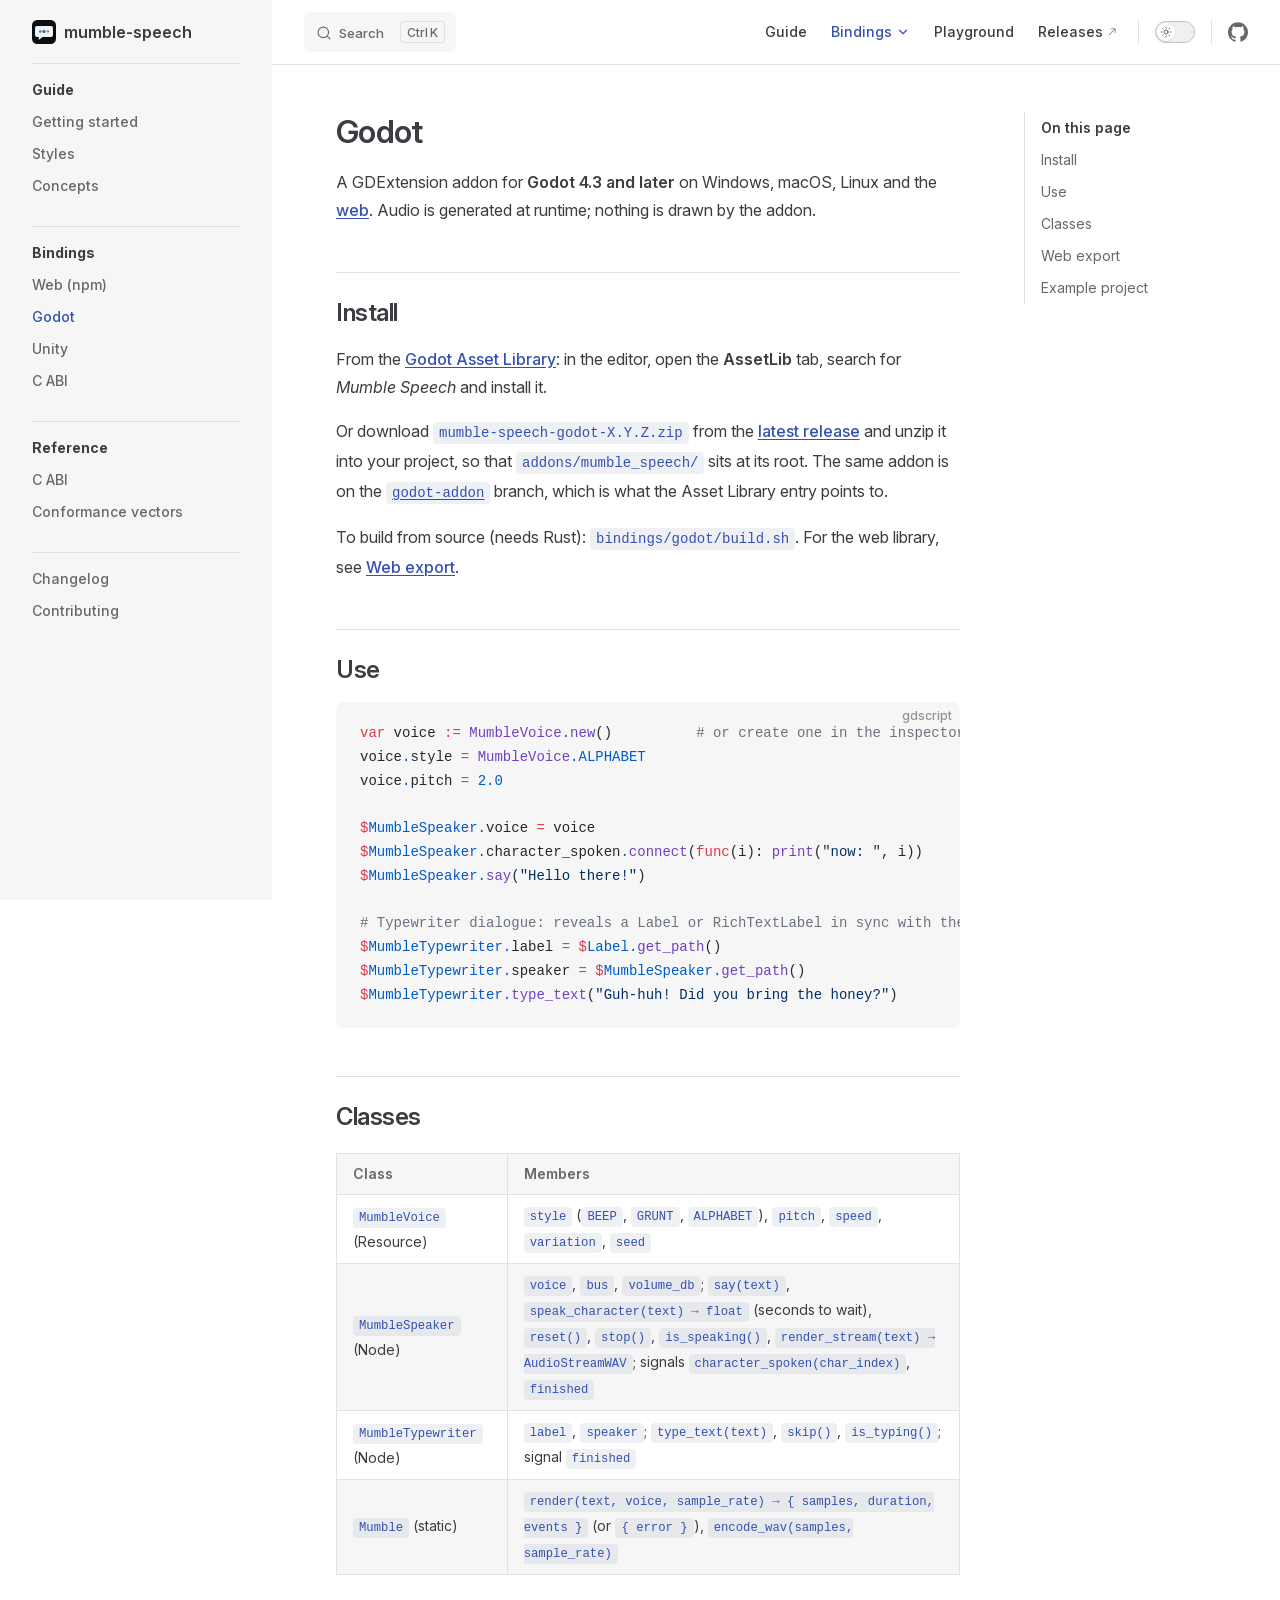
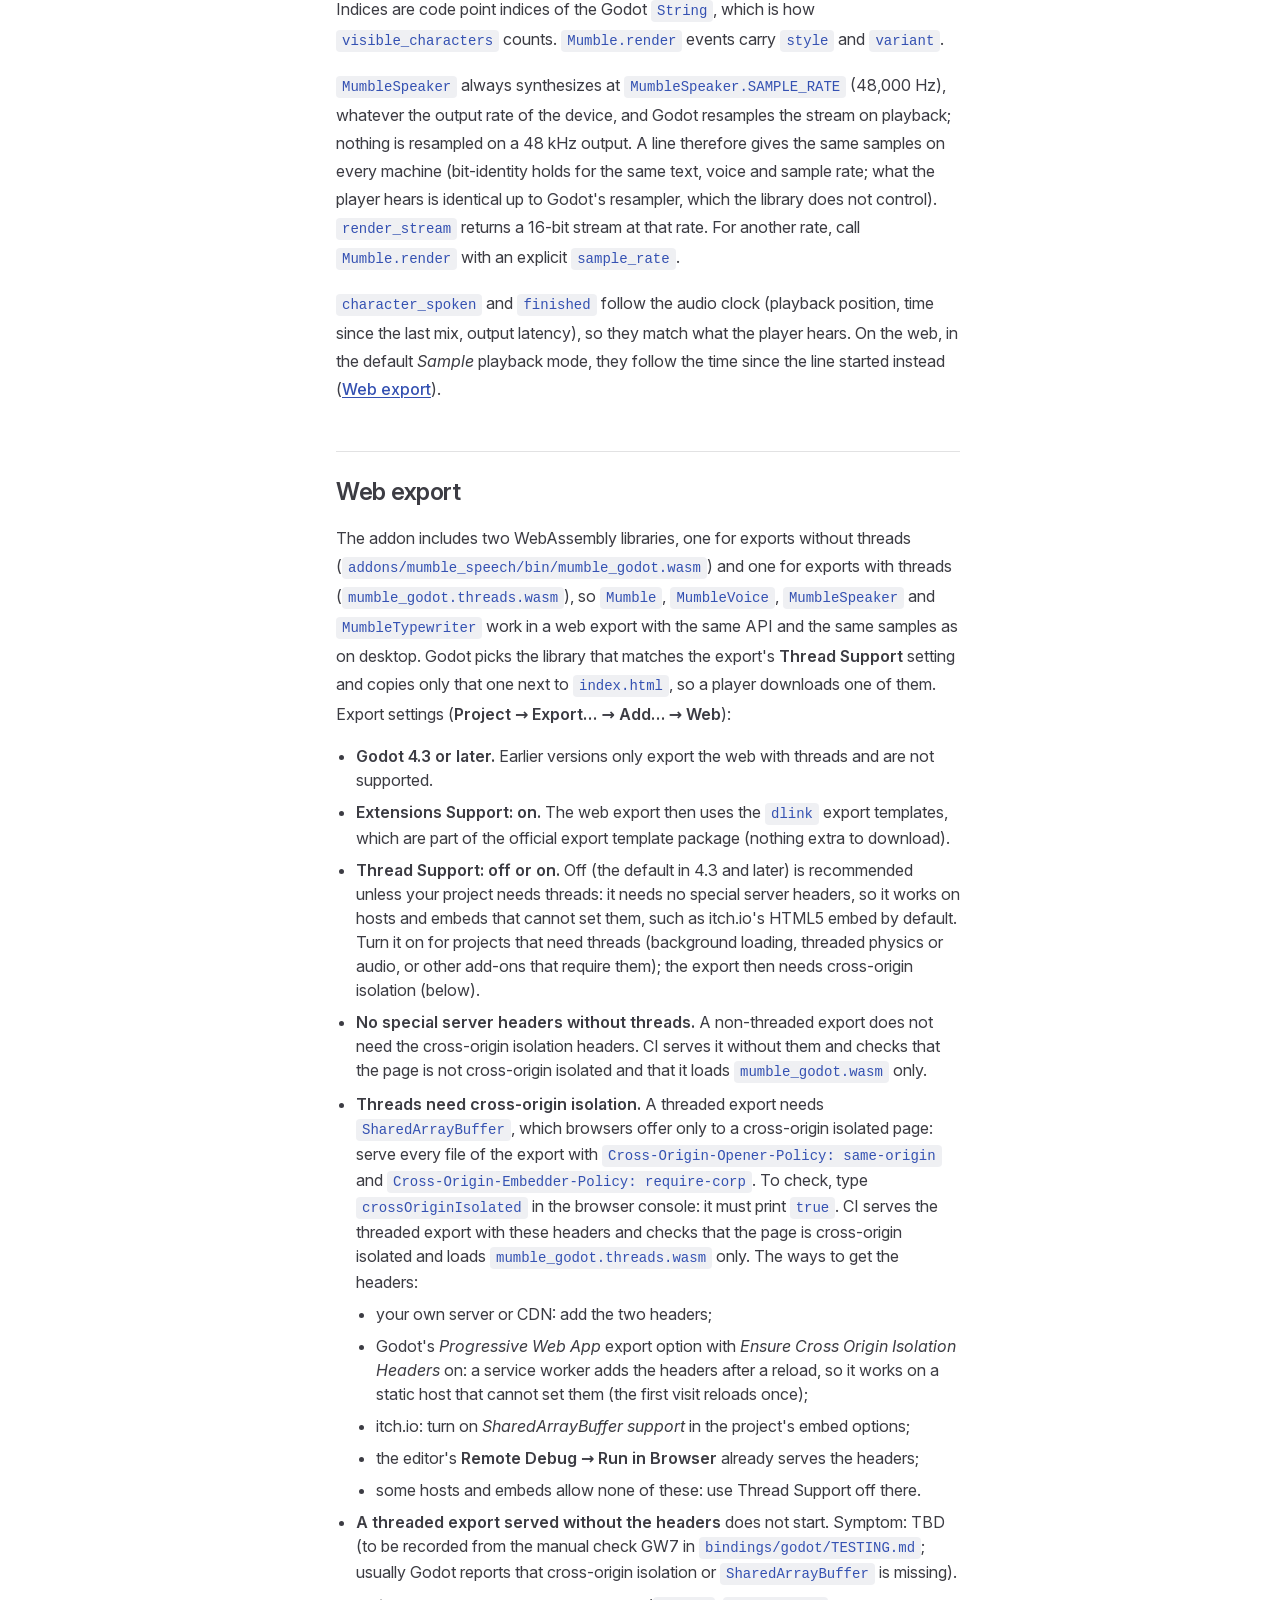
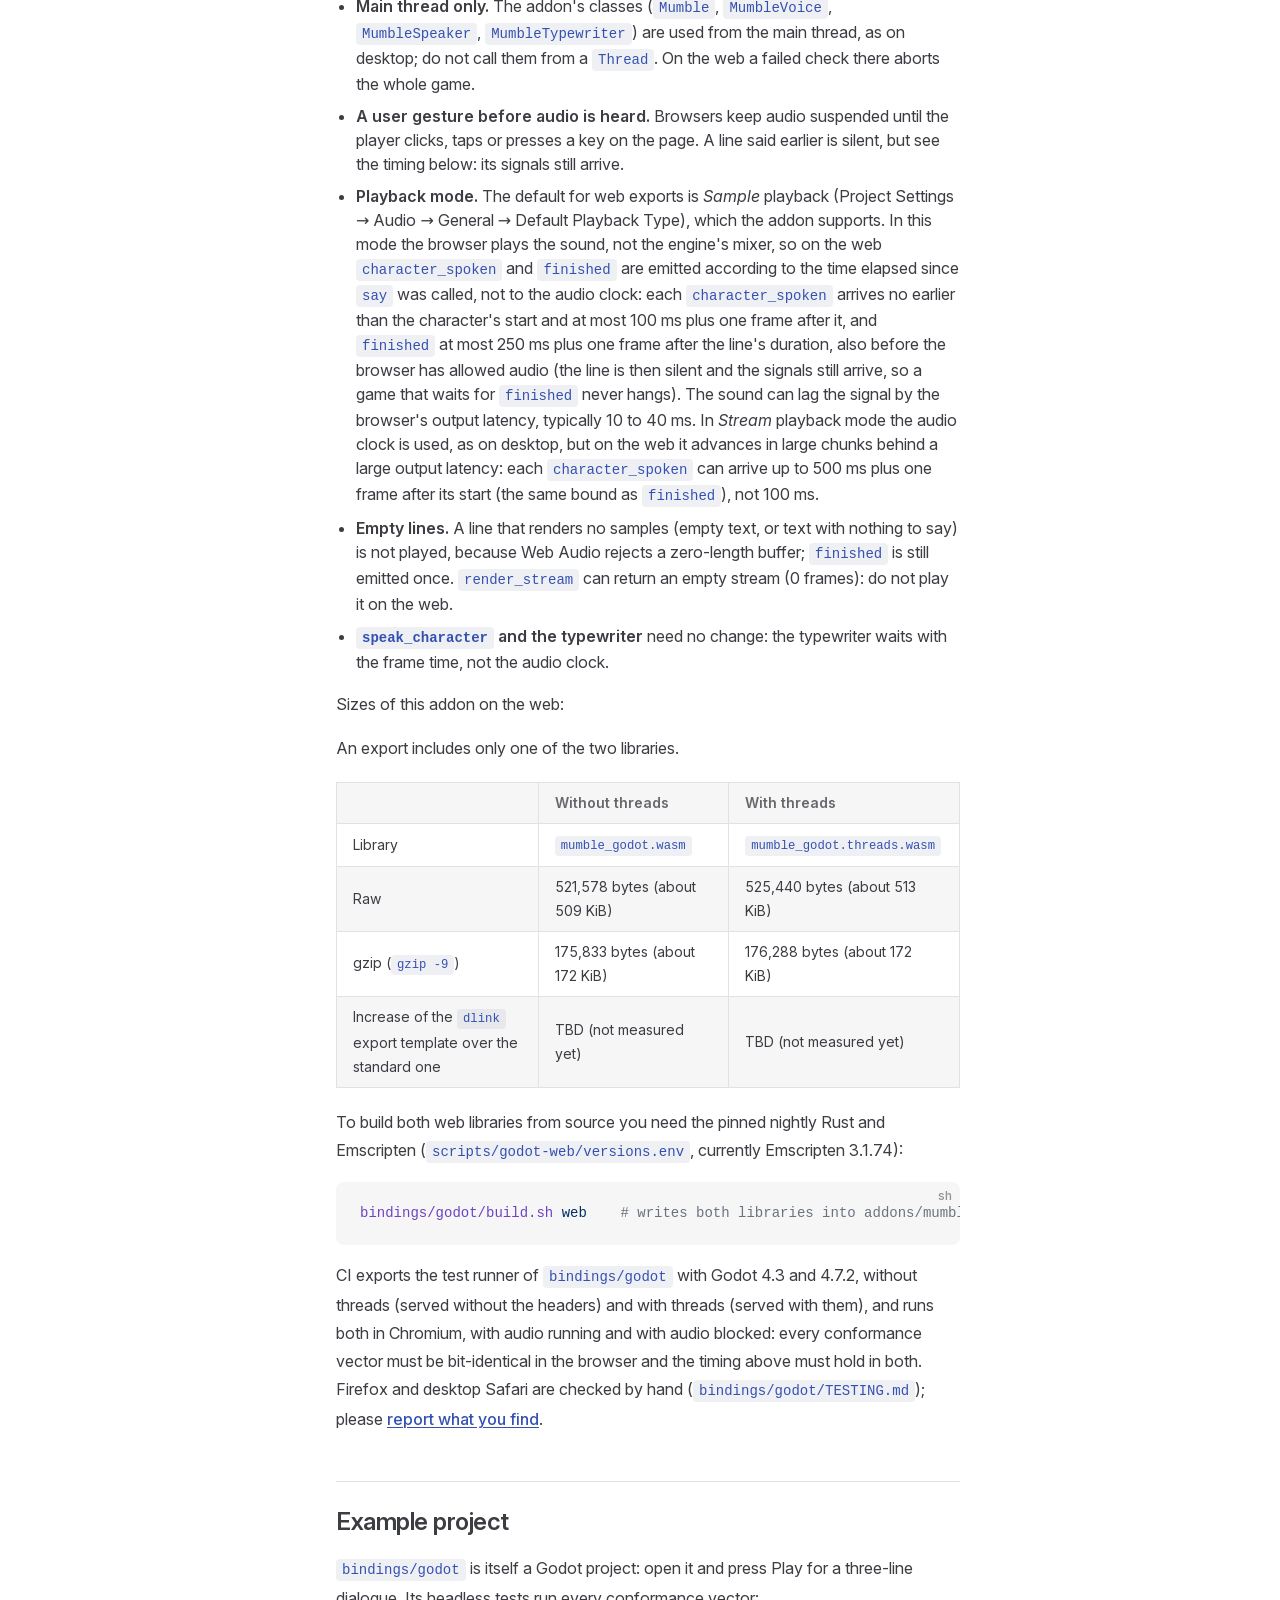
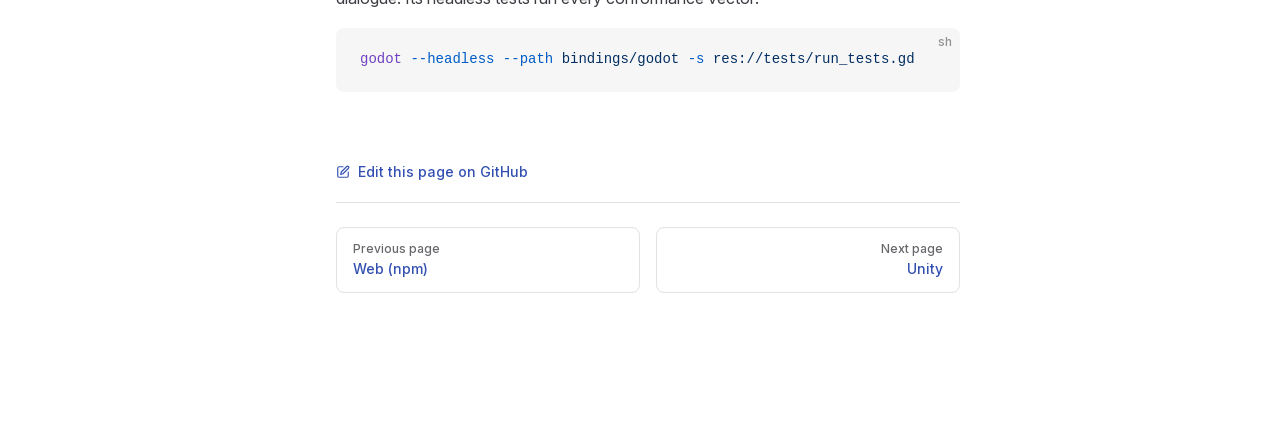
<file: bindings/godot.html>
<!DOCTYPE html>
<html lang="en-US" dir="ltr">
  <head>
    <meta charset="utf-8">
    <meta name="viewport" content="width=device-width,initial-scale=1">
    <title>Godot | mumble-speech</title>
    <meta name="description" content="Video-game mumble speech generated at runtime, for the web, Godot, Unity and C.">
    <meta name="generator" content="VitePress v1.6.4">
    <link rel="preload stylesheet" href="/assets/style.BhX5jokk.css" as="style">
    <link rel="preload stylesheet" href="/vp-icons.css" as="style">
    
    <script type="module" src="/assets/app.fnzeENiX.js"></script>
    <link rel="preload" href="/assets/inter-roman-latin.Di8DUHzh.woff2" as="font" type="font/woff2" crossorigin="">
    <link rel="modulepreload" href="/assets/chunks/theme.BniZyXw9.js">
    <link rel="modulepreload" href="/assets/chunks/framework.CdvW4CUT.js">
    <link rel="modulepreload" href="/assets/bindings_godot.md.6AbujX-C.lean.js">
    <link rel="icon" type="image/svg+xml" href="/logo.svg">
    <script id="check-dark-mode">(()=>{const e=localStorage.getItem("vitepress-theme-appearance")||"auto",a=window.matchMedia("(prefers-color-scheme: dark)").matches;(!e||e==="auto"?a:e==="dark")&&document.documentElement.classList.add("dark")})();</script>
    <script id="check-mac-os">document.documentElement.classList.toggle("mac",/Mac|iPhone|iPod|iPad/i.test(navigator.platform));</script>
  </head>
  <body>
    <div id="app"><div class="Layout" data-v-5d98c3a5><!--[--><!--]--><!--[--><span tabindex="-1" data-v-0b0ada53></span><a href="#VPContent" class="VPSkipLink visually-hidden" data-v-0b0ada53>Skip to content</a><!--]--><!----><header class="VPNav" data-v-5d98c3a5 data-v-ae24b3ad><div class="VPNavBar" data-v-ae24b3ad data-v-6aa21345><div class="wrapper" data-v-6aa21345><div class="container" data-v-6aa21345><div class="title" data-v-6aa21345><div class="VPNavBarTitle has-sidebar" data-v-6aa21345 data-v-1168a8e4><a class="title" href="/" data-v-1168a8e4><!--[--><!--]--><!--[--><img class="VPImage logo" src="/logo.svg" alt data-v-8426fc1a><!--]--><span data-v-1168a8e4>mumble-speech</span><!--[--><!--]--></a></div></div><div class="content" data-v-6aa21345><div class="content-body" data-v-6aa21345><!--[--><!--]--><div class="VPNavBarSearch search" data-v-6aa21345><!--[--><!----><div id="local-search"><button type="button" class="DocSearch DocSearch-Button" aria-label="Search"><span class="DocSearch-Button-Container"><span class="vp-icon DocSearch-Search-Icon"></span><span class="DocSearch-Button-Placeholder">Search</span></span><span class="DocSearch-Button-Keys"><kbd class="DocSearch-Button-Key"></kbd><kbd class="DocSearch-Button-Key">K</kbd></span></button></div><!--]--></div><nav aria-labelledby="main-nav-aria-label" class="VPNavBarMenu menu" data-v-6aa21345 data-v-dc692963><span id="main-nav-aria-label" class="visually-hidden" data-v-dc692963> Main Navigation </span><!--[--><!--[--><a class="VPLink link VPNavBarMenuLink" href="/guide/getting-started" tabindex="0" data-v-dc692963 data-v-e56f3d57><!--[--><span data-v-e56f3d57>Guide</span><!--]--></a><!--]--><!--[--><div class="VPFlyout VPNavBarMenuGroup active" data-v-dc692963 data-v-cf11d7a2><button type="button" class="button" aria-haspopup="true" aria-expanded="false" data-v-cf11d7a2><span class="text" data-v-cf11d7a2><!----><span data-v-cf11d7a2>Bindings</span><span class="vpi-chevron-down text-icon" data-v-cf11d7a2></span></span></button><div class="menu" data-v-cf11d7a2><div class="VPMenu" data-v-cf11d7a2 data-v-b98bc113><div class="items" data-v-b98bc113><!--[--><!--[--><div class="VPMenuLink" data-v-b98bc113 data-v-35975db6><a class="VPLink link" href="/bindings/web" data-v-35975db6><!--[--><span data-v-35975db6>Web (npm)</span><!--]--></a></div><!--]--><!--[--><div class="VPMenuLink" data-v-b98bc113 data-v-35975db6><a class="VPLink link active" href="/bindings/godot" data-v-35975db6><!--[--><span data-v-35975db6>Godot</span><!--]--></a></div><!--]--><!--[--><div class="VPMenuLink" data-v-b98bc113 data-v-35975db6><a class="VPLink link" href="/bindings/unity" data-v-35975db6><!--[--><span data-v-35975db6>Unity</span><!--]--></a></div><!--]--><!--[--><div class="VPMenuLink" data-v-b98bc113 data-v-35975db6><a class="VPLink link" href="/bindings/c" data-v-35975db6><!--[--><span data-v-35975db6>C ABI</span><!--]--></a></div><!--]--><!--]--></div><!--[--><!--]--></div></div></div><!--]--><!--[--><a class="VPLink link VPNavBarMenuLink" href="/playground/" target="_self" tabindex="0" data-v-dc692963 data-v-e56f3d57><!--[--><span data-v-e56f3d57>Playground</span><!--]--></a><!--]--><!--[--><a class="VPLink link vp-external-link-icon VPNavBarMenuLink" href="https://github.com/basteez/mumble-speech/releases" target="_blank" rel="noreferrer" tabindex="0" data-v-dc692963 data-v-e56f3d57><!--[--><span data-v-e56f3d57>Releases</span><!--]--></a><!--]--><!--]--></nav><!----><div class="VPNavBarAppearance appearance" data-v-6aa21345 data-v-6c893767><button class="VPSwitch VPSwitchAppearance" type="button" role="switch" title aria-checked="false" data-v-6c893767 data-v-5337faa4 data-v-1d5665e3><span class="check" data-v-1d5665e3><span class="icon" data-v-1d5665e3><!--[--><span class="vpi-sun sun" data-v-5337faa4></span><span class="vpi-moon moon" data-v-5337faa4></span><!--]--></span></span></button></div><div class="VPSocialLinks VPNavBarSocialLinks social-links" data-v-6aa21345 data-v-0394ad82 data-v-7bc22406><!--[--><a class="VPSocialLink no-icon" href="https://github.com/basteez/mumble-speech" aria-label="github" target="_blank" rel="noopener" data-v-7bc22406 data-v-bd121fe5><span class="vpi-social-github"></span></a><!--]--></div><div class="VPFlyout VPNavBarExtra extra" data-v-6aa21345 data-v-bb2aa2f0 data-v-cf11d7a2><button type="button" class="button" aria-haspopup="true" aria-expanded="false" aria-label="extra navigation" data-v-cf11d7a2><span class="vpi-more-horizontal icon" data-v-cf11d7a2></span></button><div class="menu" data-v-cf11d7a2><div class="VPMenu" data-v-cf11d7a2 data-v-b98bc113><!----><!--[--><!--[--><!----><div class="group" data-v-bb2aa2f0><div class="item appearance" data-v-bb2aa2f0><p class="label" data-v-bb2aa2f0>Appearance</p><div class="appearance-action" data-v-bb2aa2f0><button class="VPSwitch VPSwitchAppearance" type="button" role="switch" title aria-checked="false" data-v-bb2aa2f0 data-v-5337faa4 data-v-1d5665e3><span class="check" data-v-1d5665e3><span class="icon" data-v-1d5665e3><!--[--><span class="vpi-sun sun" data-v-5337faa4></span><span class="vpi-moon moon" data-v-5337faa4></span><!--]--></span></span></button></div></div></div><div class="group" data-v-bb2aa2f0><div class="item social-links" data-v-bb2aa2f0><div class="VPSocialLinks social-links-list" data-v-bb2aa2f0 data-v-7bc22406><!--[--><a class="VPSocialLink no-icon" href="https://github.com/basteez/mumble-speech" aria-label="github" target="_blank" rel="noopener" data-v-7bc22406 data-v-bd121fe5><span class="vpi-social-github"></span></a><!--]--></div></div></div><!--]--><!--]--></div></div></div><!--[--><!--]--><button type="button" class="VPNavBarHamburger hamburger" aria-label="mobile navigation" aria-expanded="false" aria-controls="VPNavScreen" data-v-6aa21345 data-v-e5dd9c1c><span class="container" data-v-e5dd9c1c><span class="top" data-v-e5dd9c1c></span><span class="middle" data-v-e5dd9c1c></span><span class="bottom" data-v-e5dd9c1c></span></span></button></div></div></div></div><div class="divider" data-v-6aa21345><div class="divider-line" data-v-6aa21345></div></div></div><!----></header><div class="VPLocalNav has-sidebar empty" data-v-5d98c3a5 data-v-a6f0e41e><div class="container" data-v-a6f0e41e><button class="menu" aria-expanded="false" aria-controls="VPSidebarNav" data-v-a6f0e41e><span class="vpi-align-left menu-icon" data-v-a6f0e41e></span><span class="menu-text" data-v-a6f0e41e>Menu</span></button><div class="VPLocalNavOutlineDropdown" style="--vp-vh:0px;" data-v-a6f0e41e data-v-8a42e2b4><button data-v-8a42e2b4>Return to top</button><!----></div></div></div><aside class="VPSidebar" data-v-5d98c3a5 data-v-319d5ca6><div class="curtain" data-v-319d5ca6></div><nav class="nav" id="VPSidebarNav" aria-labelledby="sidebar-aria-label" tabindex="-1" data-v-319d5ca6><span class="visually-hidden" id="sidebar-aria-label" data-v-319d5ca6> Sidebar Navigation </span><!--[--><!--]--><!--[--><div class="no-transition group" data-v-c40bc020><section class="VPSidebarItem level-0" data-v-c40bc020 data-v-b3fd67f8><div class="item" role="button" tabindex="0" data-v-b3fd67f8><div class="indicator" data-v-b3fd67f8></div><h2 class="text" data-v-b3fd67f8>Guide</h2><!----></div><div class="items" data-v-b3fd67f8><!--[--><div class="VPSidebarItem level-1 is-link" data-v-b3fd67f8><div class="item" data-v-b3fd67f8><div class="indicator" data-v-b3fd67f8></div><a class="VPLink link link" href="/guide/getting-started" data-v-b3fd67f8><!--[--><p class="text" data-v-b3fd67f8>Getting started</p><!--]--></a><!----></div><!----></div><div class="VPSidebarItem level-1 is-link" data-v-b3fd67f8><div class="item" data-v-b3fd67f8><div class="indicator" data-v-b3fd67f8></div><a class="VPLink link link" href="/guide/styles" data-v-b3fd67f8><!--[--><p class="text" data-v-b3fd67f8>Styles</p><!--]--></a><!----></div><!----></div><div class="VPSidebarItem level-1 is-link" data-v-b3fd67f8><div class="item" data-v-b3fd67f8><div class="indicator" data-v-b3fd67f8></div><a class="VPLink link link" href="/guide/concepts" data-v-b3fd67f8><!--[--><p class="text" data-v-b3fd67f8>Concepts</p><!--]--></a><!----></div><!----></div><!--]--></div></section></div><div class="no-transition group" data-v-c40bc020><section class="VPSidebarItem level-0 has-active" data-v-c40bc020 data-v-b3fd67f8><div class="item" role="button" tabindex="0" data-v-b3fd67f8><div class="indicator" data-v-b3fd67f8></div><h2 class="text" data-v-b3fd67f8>Bindings</h2><!----></div><div class="items" data-v-b3fd67f8><!--[--><div class="VPSidebarItem level-1 is-link" data-v-b3fd67f8><div class="item" data-v-b3fd67f8><div class="indicator" data-v-b3fd67f8></div><a class="VPLink link link" href="/bindings/web" data-v-b3fd67f8><!--[--><p class="text" data-v-b3fd67f8>Web (npm)</p><!--]--></a><!----></div><!----></div><div class="VPSidebarItem level-1 is-link" data-v-b3fd67f8><div class="item" data-v-b3fd67f8><div class="indicator" data-v-b3fd67f8></div><a class="VPLink link link" href="/bindings/godot" data-v-b3fd67f8><!--[--><p class="text" data-v-b3fd67f8>Godot</p><!--]--></a><!----></div><!----></div><div class="VPSidebarItem level-1 is-link" data-v-b3fd67f8><div class="item" data-v-b3fd67f8><div class="indicator" data-v-b3fd67f8></div><a class="VPLink link link" href="/bindings/unity" data-v-b3fd67f8><!--[--><p class="text" data-v-b3fd67f8>Unity</p><!--]--></a><!----></div><!----></div><div class="VPSidebarItem level-1 is-link" data-v-b3fd67f8><div class="item" data-v-b3fd67f8><div class="indicator" data-v-b3fd67f8></div><a class="VPLink link link" href="/bindings/c" data-v-b3fd67f8><!--[--><p class="text" data-v-b3fd67f8>C ABI</p><!--]--></a><!----></div><!----></div><!--]--></div></section></div><div class="no-transition group" data-v-c40bc020><section class="VPSidebarItem level-0" data-v-c40bc020 data-v-b3fd67f8><div class="item" role="button" tabindex="0" data-v-b3fd67f8><div class="indicator" data-v-b3fd67f8></div><h2 class="text" data-v-b3fd67f8>Reference</h2><!----></div><div class="items" data-v-b3fd67f8><!--[--><div class="VPSidebarItem level-1 is-link" data-v-b3fd67f8><div class="item" data-v-b3fd67f8><div class="indicator" data-v-b3fd67f8></div><a class="VPLink link link" href="/reference/c-abi" data-v-b3fd67f8><!--[--><p class="text" data-v-b3fd67f8>C ABI</p><!--]--></a><!----></div><!----></div><div class="VPSidebarItem level-1 is-link" data-v-b3fd67f8><div class="item" data-v-b3fd67f8><div class="indicator" data-v-b3fd67f8></div><a class="VPLink link link" href="/reference/conformance" data-v-b3fd67f8><!--[--><p class="text" data-v-b3fd67f8>Conformance vectors</p><!--]--></a><!----></div><!----></div><!--]--></div></section></div><div class="no-transition group" data-v-c40bc020><section class="VPSidebarItem level-0" data-v-c40bc020 data-v-b3fd67f8><!----><div class="items" data-v-b3fd67f8><!--[--><div class="VPSidebarItem level-1 is-link" data-v-b3fd67f8><div class="item" data-v-b3fd67f8><div class="indicator" data-v-b3fd67f8></div><a class="VPLink link link" href="/changelog" data-v-b3fd67f8><!--[--><p class="text" data-v-b3fd67f8>Changelog</p><!--]--></a><!----></div><!----></div><div class="VPSidebarItem level-1 is-link" data-v-b3fd67f8><div class="item" data-v-b3fd67f8><div class="indicator" data-v-b3fd67f8></div><a class="VPLink link link" href="/contributing" data-v-b3fd67f8><!--[--><p class="text" data-v-b3fd67f8>Contributing</p><!--]--></a><!----></div><!----></div><!--]--></div></section></div><!--]--><!--[--><!--]--></nav></aside><div class="VPContent has-sidebar" id="VPContent" data-v-5d98c3a5 data-v-1428d186><div class="VPDoc has-sidebar has-aside" data-v-1428d186 data-v-39a288b8><!--[--><!--]--><div class="container" data-v-39a288b8><div class="aside" data-v-39a288b8><div class="aside-curtain" data-v-39a288b8></div><div class="aside-container" data-v-39a288b8><div class="aside-content" data-v-39a288b8><div class="VPDocAside" data-v-39a288b8 data-v-3f215769><!--[--><!--]--><!--[--><!--]--><nav aria-labelledby="doc-outline-aria-label" class="VPDocAsideOutline" data-v-3f215769 data-v-a5bbad30><div class="content" data-v-a5bbad30><div class="outline-marker" data-v-a5bbad30></div><div aria-level="2" class="outline-title" id="doc-outline-aria-label" role="heading" data-v-a5bbad30>On this page</div><ul class="VPDocOutlineItem root" data-v-a5bbad30 data-v-b933a997><!--[--><!--]--></ul></div></nav><!--[--><!--]--><div class="spacer" data-v-3f215769></div><!--[--><!--]--><!----><!--[--><!--]--><!--[--><!--]--></div></div></div></div><div class="content" data-v-39a288b8><div class="content-container" data-v-39a288b8><!--[--><!--]--><main class="main" data-v-39a288b8><div style="position:relative;" class="vp-doc _bindings_godot" data-v-39a288b8><div><h1 id="godot" tabindex="-1">Godot <a class="header-anchor" href="#godot" aria-label="Permalink to &quot;Godot&quot;">​</a></h1><p>A GDExtension addon for <strong>Godot 4.3 and later</strong> on Windows, macOS, Linux and the <a href="#web-export">web</a>. Audio is generated at runtime; nothing is drawn by the addon.</p><h2 id="install" tabindex="-1">Install <a class="header-anchor" href="#install" aria-label="Permalink to &quot;Install&quot;">​</a></h2><p>From the <a href="https://godotengine.org/asset-library/asset/5553" target="_blank" rel="noreferrer">Godot Asset Library</a>: in the editor, open the <strong>AssetLib</strong> tab, search for <em>Mumble Speech</em> and install it.</p><p>Or download <code>mumble-speech-godot-X.Y.Z.zip</code> from the <a href="https://github.com/basteez/mumble-speech/releases/latest" target="_blank" rel="noreferrer">latest release</a> and unzip it into your project, so that <code>addons/mumble_speech/</code> sits at its root. The same addon is on the <a href="https://github.com/basteez/mumble-speech/tree/godot-addon" target="_blank" rel="noreferrer"><code>godot-addon</code></a> branch, which is what the Asset Library entry points to.</p><p>To build from source (needs Rust): <code>bindings/godot/build.sh</code>. For the web library, see <a href="#web-export">Web export</a>.</p><h2 id="use" tabindex="-1">Use <a class="header-anchor" href="#use" aria-label="Permalink to &quot;Use&quot;">​</a></h2><div class="language-gdscript vp-adaptive-theme"><button title="Copy Code" class="copy"></button><span class="lang">gdscript</span><pre class="shiki shiki-themes github-light github-dark vp-code" tabindex="0"><code><span class="line"><span style="--shiki-light:#D73A49;--shiki-dark:#F97583;">var</span><span style="--shiki-light:#24292E;--shiki-dark:#E1E4E8;"> voice </span><span style="--shiki-light:#D73A49;--shiki-dark:#F97583;">:=</span><span style="--shiki-light:#6F42C1;--shiki-dark:#B392F0;"> MumbleVoice</span><span style="--shiki-light:#005CC5;--shiki-dark:#79B8FF;">.</span><span style="--shiki-light:#6F42C1;--shiki-dark:#B392F0;">new</span><span style="--shiki-light:#24292E;--shiki-dark:#E1E4E8;">()          </span><span style="--shiki-light:#6A737D;--shiki-dark:#6A737D;"># or create one in the inspector</span></span>
<span class="line"><span style="--shiki-light:#24292E;--shiki-dark:#E1E4E8;">voice</span><span style="--shiki-light:#005CC5;--shiki-dark:#79B8FF;">.</span><span style="--shiki-light:#24292E;--shiki-dark:#E1E4E8;">style </span><span style="--shiki-light:#D73A49;--shiki-dark:#F97583;">=</span><span style="--shiki-light:#6F42C1;--shiki-dark:#B392F0;"> MumbleVoice</span><span style="--shiki-light:#005CC5;--shiki-dark:#79B8FF;">.ALPHABET</span></span>
<span class="line"><span style="--shiki-light:#24292E;--shiki-dark:#E1E4E8;">voice</span><span style="--shiki-light:#005CC5;--shiki-dark:#79B8FF;">.</span><span style="--shiki-light:#24292E;--shiki-dark:#E1E4E8;">pitch </span><span style="--shiki-light:#D73A49;--shiki-dark:#F97583;">=</span><span style="--shiki-light:#005CC5;--shiki-dark:#79B8FF;"> 2.0</span></span>
<span class="line"></span>
<span class="line"><span style="--shiki-light:#D73A49;--shiki-dark:#F97583;">$</span><span style="--shiki-light:#005CC5;--shiki-dark:#79B8FF;">MumbleSpeaker.</span><span style="--shiki-light:#24292E;--shiki-dark:#E1E4E8;">voice </span><span style="--shiki-light:#D73A49;--shiki-dark:#F97583;">=</span><span style="--shiki-light:#24292E;--shiki-dark:#E1E4E8;"> voice</span></span>
<span class="line"><span style="--shiki-light:#D73A49;--shiki-dark:#F97583;">$</span><span style="--shiki-light:#005CC5;--shiki-dark:#79B8FF;">MumbleSpeaker.</span><span style="--shiki-light:#24292E;--shiki-dark:#E1E4E8;">character_spoken</span><span style="--shiki-light:#005CC5;--shiki-dark:#79B8FF;">.</span><span style="--shiki-light:#6F42C1;--shiki-dark:#B392F0;">connect</span><span style="--shiki-light:#24292E;--shiki-dark:#E1E4E8;">(</span><span style="--shiki-light:#D73A49;--shiki-dark:#F97583;">func</span><span style="--shiki-light:#24292E;--shiki-dark:#E1E4E8;">(i): </span><span style="--shiki-light:#6F42C1;--shiki-dark:#B392F0;">print</span><span style="--shiki-light:#24292E;--shiki-dark:#E1E4E8;">(</span><span style="--shiki-light:#032F62;--shiki-dark:#9ECBFF;">&quot;now: &quot;</span><span style="--shiki-light:#24292E;--shiki-dark:#E1E4E8;">, i))</span></span>
<span class="line"><span style="--shiki-light:#D73A49;--shiki-dark:#F97583;">$</span><span style="--shiki-light:#005CC5;--shiki-dark:#79B8FF;">MumbleSpeaker.</span><span style="--shiki-light:#6F42C1;--shiki-dark:#B392F0;">say</span><span style="--shiki-light:#24292E;--shiki-dark:#E1E4E8;">(</span><span style="--shiki-light:#032F62;--shiki-dark:#9ECBFF;">&quot;Hello there!&quot;</span><span style="--shiki-light:#24292E;--shiki-dark:#E1E4E8;">)</span></span>
<span class="line"></span>
<span class="line"><span style="--shiki-light:#6A737D;--shiki-dark:#6A737D;"># Typewriter dialogue: reveals a Label or RichTextLabel in sync with the voice.</span></span>
<span class="line"><span style="--shiki-light:#D73A49;--shiki-dark:#F97583;">$</span><span style="--shiki-light:#005CC5;--shiki-dark:#79B8FF;">MumbleTypewriter.</span><span style="--shiki-light:#24292E;--shiki-dark:#E1E4E8;">label </span><span style="--shiki-light:#D73A49;--shiki-dark:#F97583;">=</span><span style="--shiki-light:#D73A49;--shiki-dark:#F97583;"> $</span><span style="--shiki-light:#005CC5;--shiki-dark:#79B8FF;">Label.</span><span style="--shiki-light:#6F42C1;--shiki-dark:#B392F0;">get_path</span><span style="--shiki-light:#24292E;--shiki-dark:#E1E4E8;">()</span></span>
<span class="line"><span style="--shiki-light:#D73A49;--shiki-dark:#F97583;">$</span><span style="--shiki-light:#005CC5;--shiki-dark:#79B8FF;">MumbleTypewriter.</span><span style="--shiki-light:#24292E;--shiki-dark:#E1E4E8;">speaker </span><span style="--shiki-light:#D73A49;--shiki-dark:#F97583;">=</span><span style="--shiki-light:#D73A49;--shiki-dark:#F97583;"> $</span><span style="--shiki-light:#005CC5;--shiki-dark:#79B8FF;">MumbleSpeaker.</span><span style="--shiki-light:#6F42C1;--shiki-dark:#B392F0;">get_path</span><span style="--shiki-light:#24292E;--shiki-dark:#E1E4E8;">()</span></span>
<span class="line"><span style="--shiki-light:#D73A49;--shiki-dark:#F97583;">$</span><span style="--shiki-light:#005CC5;--shiki-dark:#79B8FF;">MumbleTypewriter.</span><span style="--shiki-light:#6F42C1;--shiki-dark:#B392F0;">type_text</span><span style="--shiki-light:#24292E;--shiki-dark:#E1E4E8;">(</span><span style="--shiki-light:#032F62;--shiki-dark:#9ECBFF;">&quot;Guh-huh! Did you bring the honey?&quot;</span><span style="--shiki-light:#24292E;--shiki-dark:#E1E4E8;">)</span></span></code></pre></div><h2 id="classes" tabindex="-1">Classes <a class="header-anchor" href="#classes" aria-label="Permalink to &quot;Classes&quot;">​</a></h2><table tabindex="0"><thead><tr><th>Class</th><th>Members</th></tr></thead><tbody><tr><td><code>MumbleVoice</code> (Resource)</td><td><code>style</code> (<code>BEEP</code>, <code>GRUNT</code>, <code>ALPHABET</code>), <code>pitch</code>, <code>speed</code>, <code>variation</code>, <code>seed</code></td></tr><tr><td><code>MumbleSpeaker</code> (Node)</td><td><code>voice</code>, <code>bus</code>, <code>volume_db</code>; <code>say(text)</code>, <code>speak_character(text) → float</code> (seconds to wait), <code>reset()</code>, <code>stop()</code>, <code>is_speaking()</code>, <code>render_stream(text) → AudioStreamWAV</code>; signals <code>character_spoken(char_index)</code>, <code>finished</code></td></tr><tr><td><code>MumbleTypewriter</code> (Node)</td><td><code>label</code>, <code>speaker</code>; <code>type_text(text)</code>, <code>skip()</code>, <code>is_typing()</code>; signal <code>finished</code></td></tr><tr><td><code>Mumble</code> (static)</td><td><code>render(text, voice, sample_rate) → { samples, duration, events }</code> (or <code>{ error }</code>), <code>encode_wav(samples, sample_rate)</code></td></tr></tbody></table><p>Indices are code point indices of the Godot <code>String</code>, which is how <code>visible_characters</code> counts. <code>Mumble.render</code> events carry <code>style</code> and <code>variant</code>.</p><p><code>MumbleSpeaker</code> always synthesizes at <code>MumbleSpeaker.SAMPLE_RATE</code> (48,000 Hz), whatever the output rate of the device, and Godot resamples the stream on playback; nothing is resampled on a 48 kHz output. A line therefore gives the same samples on every machine (bit-identity holds for the same text, voice and sample rate; what the player hears is identical up to Godot&#39;s resampler, which the library does not control). <code>render_stream</code> returns a 16-bit stream at that rate. For another rate, call <code>Mumble.render</code> with an explicit <code>sample_rate</code>.</p><p><code>character_spoken</code> and <code>finished</code> follow the audio clock (playback position, time since the last mix, output latency), so they match what the player hears. On the web, in the default <em>Sample</em> playback mode, they follow the time since the line started instead (<a href="#web-export">Web export</a>).</p><h2 id="web-export" tabindex="-1">Web export <a class="header-anchor" href="#web-export" aria-label="Permalink to &quot;Web export&quot;">​</a></h2><p>The addon includes two WebAssembly libraries, one for exports without threads (<code>addons/mumble_speech/bin/mumble_godot.wasm</code>) and one for exports with threads (<code>mumble_godot.threads.wasm</code>), so <code>Mumble</code>, <code>MumbleVoice</code>, <code>MumbleSpeaker</code> and <code>MumbleTypewriter</code> work in a web export with the same API and the same samples as on desktop. Godot picks the library that matches the export&#39;s <strong>Thread Support</strong> setting and copies only that one next to <code>index.html</code>, so a player downloads one of them. Export settings (<strong>Project → Export… → Add… → Web</strong>):</p><ul><li><strong>Godot 4.3 or later.</strong> Earlier versions only export the web with threads and are not supported.</li><li><strong>Extensions Support: on.</strong> The web export then uses the <code>dlink</code> export templates, which are part of the official export template package (nothing extra to download).</li><li><strong>Thread Support: off or on.</strong> Off (the default in 4.3 and later) is recommended unless your project needs threads: it needs no special server headers, so it works on hosts and embeds that cannot set them, such as itch.io&#39;s HTML5 embed by default. Turn it on for projects that need threads (background loading, threaded physics or audio, or other add-ons that require them); the export then needs cross-origin isolation (below).</li><li><strong>No special server headers without threads.</strong> A non-threaded export does not need the cross-origin isolation headers. CI serves it without them and checks that the page is not cross-origin isolated and that it loads <code>mumble_godot.wasm</code> only.</li><li><strong>Threads need cross-origin isolation.</strong> A threaded export needs <code>SharedArrayBuffer</code>, which browsers offer only to a cross-origin isolated page: serve every file of the export with <code>Cross-Origin-Opener-Policy: same-origin</code> and <code>Cross-Origin-Embedder-Policy: require-corp</code>. To check, type <code>crossOriginIsolated</code> in the browser console: it must print <code>true</code>. CI serves the threaded export with these headers and checks that the page is cross-origin isolated and loads <code>mumble_godot.threads.wasm</code> only. The ways to get the headers: <ul><li>your own server or CDN: add the two headers;</li><li>Godot&#39;s <em>Progressive Web App</em> export option with <em>Ensure Cross Origin Isolation Headers</em> on: a service worker adds the headers after a reload, so it works on a static host that cannot set them (the first visit reloads once);</li><li>itch.io: turn on <em>SharedArrayBuffer support</em> in the project&#39;s embed options;</li><li>the editor&#39;s <strong>Remote Debug → Run in Browser</strong> already serves the headers;</li><li>some hosts and embeds allow none of these: use Thread Support off there.</li></ul></li><li><strong>A threaded export served without the headers</strong> does not start. Symptom: TBD (to be recorded from the manual check GW7 in <code>bindings/godot/TESTING.md</code>; usually Godot reports that cross-origin isolation or <code>SharedArrayBuffer</code> is missing).</li><li><strong>Main thread only.</strong> The addon&#39;s classes (<code>Mumble</code>, <code>MumbleVoice</code>, <code>MumbleSpeaker</code>, <code>MumbleTypewriter</code>) are used from the main thread, as on desktop; do not call them from a <code>Thread</code>. On the web a failed check there aborts the whole game.</li><li><strong>A user gesture before audio is heard.</strong> Browsers keep audio suspended until the player clicks, taps or presses a key on the page. A line said earlier is silent, but see the timing below: its signals still arrive.</li><li><strong>Playback mode.</strong> The default for web exports is <em>Sample</em> playback (Project Settings → Audio → General → Default Playback Type), which the addon supports. In this mode the browser plays the sound, not the engine&#39;s mixer, so on the web <code>character_spoken</code> and <code>finished</code> are emitted according to the time elapsed since <code>say</code> was called, not to the audio clock: each <code>character_spoken</code> arrives no earlier than the character&#39;s start and at most 100 ms plus one frame after it, and <code>finished</code> at most 250 ms plus one frame after the line&#39;s duration, also before the browser has allowed audio (the line is then silent and the signals still arrive, so a game that waits for <code>finished</code> never hangs). The sound can lag the signal by the browser&#39;s output latency, typically 10 to 40 ms. In <em>Stream</em> playback mode the audio clock is used, as on desktop, but on the web it advances in large chunks behind a large output latency: each <code>character_spoken</code> can arrive up to 500 ms plus one frame after its start (the same bound as <code>finished</code>), not 100 ms.</li><li><strong>Empty lines.</strong> A line that renders no samples (empty text, or text with nothing to say) is not played, because Web Audio rejects a zero-length buffer; <code>finished</code> is still emitted once. <code>render_stream</code> can return an empty stream (0 frames): do not play it on the web.</li><li><strong><code>speak_character</code> and the typewriter</strong> need no change: the typewriter waits with the frame time, not the audio clock.</li></ul><p>Sizes of this addon on the web:</p><p>An export includes only one of the two libraries.</p><table tabindex="0"><thead><tr><th></th><th>Without threads</th><th>With threads</th></tr></thead><tbody><tr><td>Library</td><td><code>mumble_godot.wasm</code></td><td><code>mumble_godot.threads.wasm</code></td></tr><tr><td>Raw</td><td>521,578 bytes (about 509 KiB)</td><td>525,440 bytes (about 513 KiB)</td></tr><tr><td>gzip (<code>gzip -9</code>)</td><td>175,833 bytes (about 172 KiB)</td><td>176,288 bytes (about 172 KiB)</td></tr><tr><td>Increase of the <code>dlink</code> export template over the standard one</td><td>TBD (not measured yet)</td><td>TBD (not measured yet)</td></tr></tbody></table><p>To build both web libraries from source you need the pinned nightly Rust and Emscripten (<code>scripts/godot-web/versions.env</code>, currently Emscripten 3.1.74):</p><div class="language-sh vp-adaptive-theme"><button title="Copy Code" class="copy"></button><span class="lang">sh</span><pre class="shiki shiki-themes github-light github-dark vp-code" tabindex="0"><code><span class="line"><span style="--shiki-light:#6F42C1;--shiki-dark:#B392F0;">bindings/godot/build.sh</span><span style="--shiki-light:#032F62;--shiki-dark:#9ECBFF;"> web</span><span style="--shiki-light:#6A737D;--shiki-dark:#6A737D;">    # writes both libraries into addons/mumble_speech/bin/ and checks them</span></span></code></pre></div><p>CI exports the test runner of <code>bindings/godot</code> with Godot 4.3 and 4.7.2, without threads (served without the headers) and with threads (served with them), and runs both in Chromium, with audio running and with audio blocked: every conformance vector must be bit-identical in the browser and the timing above must hold in both. Firefox and desktop Safari are checked by hand (<code>bindings/godot/TESTING.md</code>); please <a href="https://github.com/basteez/mumble-speech/issues/new?template=godot_web_verification.yml" target="_blank" rel="noreferrer">report what you find</a>.</p><h2 id="example-project" tabindex="-1">Example project <a class="header-anchor" href="#example-project" aria-label="Permalink to &quot;Example project&quot;">​</a></h2><p><code>bindings/godot</code> is itself a Godot project: open it and press Play for a three-line dialogue. Its headless tests run every conformance vector:</p><div class="language-sh vp-adaptive-theme"><button title="Copy Code" class="copy"></button><span class="lang">sh</span><pre class="shiki shiki-themes github-light github-dark vp-code" tabindex="0"><code><span class="line"><span style="--shiki-light:#6F42C1;--shiki-dark:#B392F0;">godot</span><span style="--shiki-light:#005CC5;--shiki-dark:#79B8FF;"> --headless</span><span style="--shiki-light:#005CC5;--shiki-dark:#79B8FF;"> --path</span><span style="--shiki-light:#032F62;--shiki-dark:#9ECBFF;"> bindings/godot</span><span style="--shiki-light:#005CC5;--shiki-dark:#79B8FF;"> -s</span><span style="--shiki-light:#032F62;--shiki-dark:#9ECBFF;"> res://tests/run_tests.gd</span></span></code></pre></div></div></div></main><footer class="VPDocFooter" data-v-39a288b8 data-v-e257564d><!--[--><!--]--><div class="edit-info" data-v-e257564d><div class="edit-link" data-v-e257564d><a class="VPLink link vp-external-link-icon no-icon edit-link-button" href="https://github.com/basteez/mumble-speech/edit/main/docs/bindings/godot.md" target="_blank" rel="noreferrer" data-v-e257564d><!--[--><span class="vpi-square-pen edit-link-icon" data-v-e257564d></span> Edit this page on GitHub<!--]--></a></div><!----></div><nav class="prev-next" aria-labelledby="doc-footer-aria-label" data-v-e257564d><span class="visually-hidden" id="doc-footer-aria-label" data-v-e257564d>Pager</span><div class="pager" data-v-e257564d><a class="VPLink link pager-link prev" href="/bindings/web" data-v-e257564d><!--[--><span class="desc" data-v-e257564d>Previous page</span><span class="title" data-v-e257564d>Web (npm)</span><!--]--></a></div><div class="pager" data-v-e257564d><a class="VPLink link pager-link next" href="/bindings/unity" data-v-e257564d><!--[--><span class="desc" data-v-e257564d>Next page</span><span class="title" data-v-e257564d>Unity</span><!--]--></a></div></nav></footer><!--[--><!--]--></div></div></div><!--[--><!--]--></div></div><footer class="VPFooter has-sidebar" data-v-5d98c3a5 data-v-e315a0ad><div class="container" data-v-e315a0ad><p class="message" data-v-e315a0ad>Dual-licensed under MIT or Apache-2.0.</p><!----></div></footer><!--[--><!--]--></div></div>
    <script>window.__VP_HASH_MAP__=JSON.parse("{\"bindings_c.md\":\"CvdzR3jt\",\"bindings_godot.md\":\"6AbujX-C\",\"bindings_unity.md\":\"Cgzj0g5W\",\"bindings_web.md\":\"CWLzriMP\",\"changelog.md\":\"CYrMnuet\",\"contributing.md\":\"CZdMb4Yt\",\"guide_concepts.md\":\"BsPcDGQN\",\"guide_getting-started.md\":\"BjMsiD97\",\"guide_styles.md\":\"BpWknmDv\",\"index.md\":\"BIPw6hRf\",\"reference_c-abi.md\":\"tze1Avv9\",\"reference_conformance.md\":\"BkOyZZus\"}");window.__VP_SITE_DATA__=JSON.parse("{\"lang\":\"en-US\",\"dir\":\"ltr\",\"title\":\"mumble-speech\",\"description\":\"Video-game mumble speech generated at runtime, for the web, Godot, Unity and C.\",\"base\":\"/\",\"head\":[],\"router\":{\"prefetchLinks\":true},\"appearance\":true,\"themeConfig\":{\"logo\":\"/logo.svg\",\"nav\":[{\"text\":\"Guide\",\"link\":\"/guide/getting-started\"},{\"text\":\"Bindings\",\"items\":[{\"text\":\"Web (npm)\",\"link\":\"/bindings/web\"},{\"text\":\"Godot\",\"link\":\"/bindings/godot\"},{\"text\":\"Unity\",\"link\":\"/bindings/unity\"},{\"text\":\"C ABI\",\"link\":\"/bindings/c\"}]},{\"text\":\"Playground\",\"link\":\"/playground/\",\"target\":\"_self\"},{\"text\":\"Releases\",\"link\":\"https://github.com/basteez/mumble-speech/releases\"}],\"sidebar\":[{\"text\":\"Guide\",\"items\":[{\"text\":\"Getting started\",\"link\":\"/guide/getting-started\"},{\"text\":\"Styles\",\"link\":\"/guide/styles\"},{\"text\":\"Concepts\",\"link\":\"/guide/concepts\"}]},{\"text\":\"Bindings\",\"items\":[{\"text\":\"Web (npm)\",\"link\":\"/bindings/web\"},{\"text\":\"Godot\",\"link\":\"/bindings/godot\"},{\"text\":\"Unity\",\"link\":\"/bindings/unity\"},{\"text\":\"C ABI\",\"link\":\"/bindings/c\"}]},{\"text\":\"Reference\",\"items\":[{\"text\":\"C ABI\",\"link\":\"/reference/c-abi\"},{\"text\":\"Conformance vectors\",\"link\":\"/reference/conformance\"}]},{\"text\":\"Changelog\",\"link\":\"/changelog\"},{\"text\":\"Contributing\",\"link\":\"/contributing\"}],\"socialLinks\":[{\"icon\":\"github\",\"link\":\"https://github.com/basteez/mumble-speech\"}],\"search\":{\"provider\":\"local\"},\"editLink\":{\"pattern\":\"https://github.com/basteez/mumble-speech/edit/main/docs/:path\",\"text\":\"Edit this page on GitHub\"},\"footer\":{\"message\":\"Dual-licensed under MIT or Apache-2.0.\"}},\"locales\":{},\"scrollOffset\":134,\"cleanUrls\":true}");</script>
    
  </body>
</html>
</file>
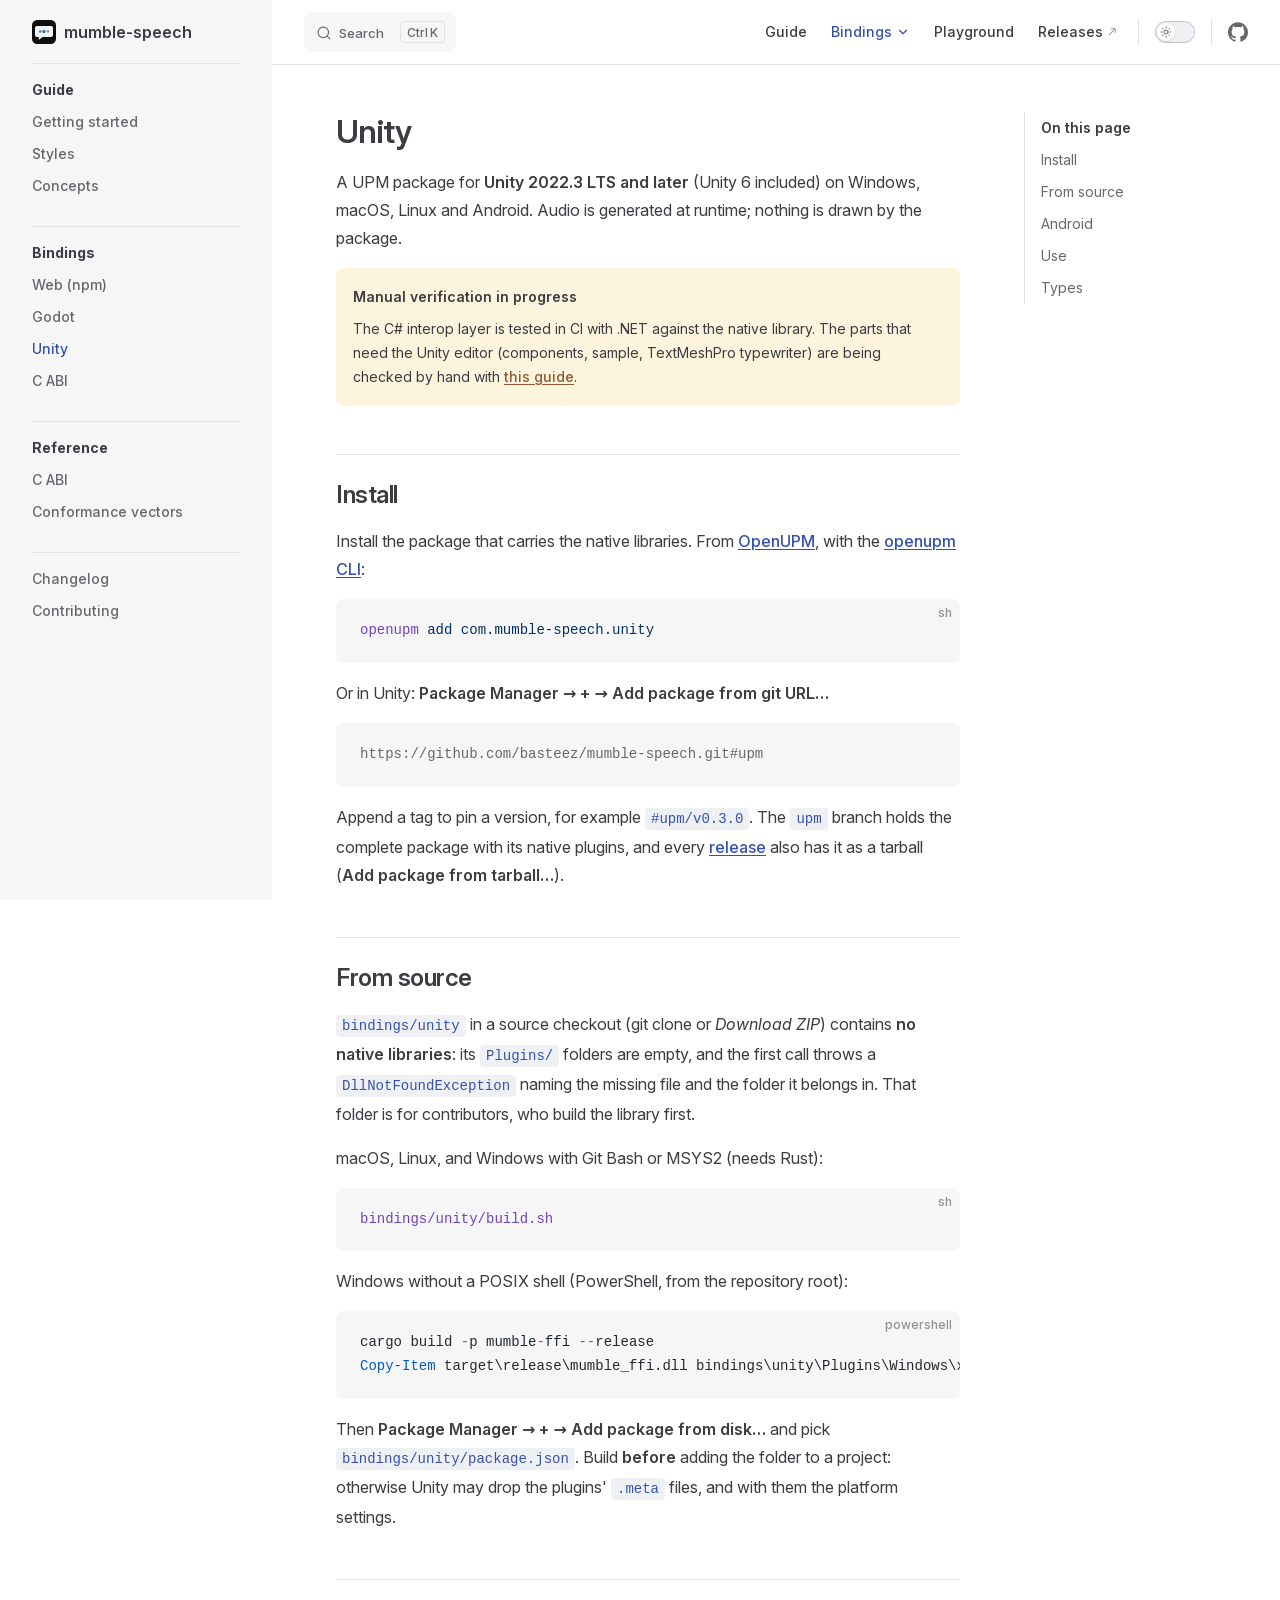
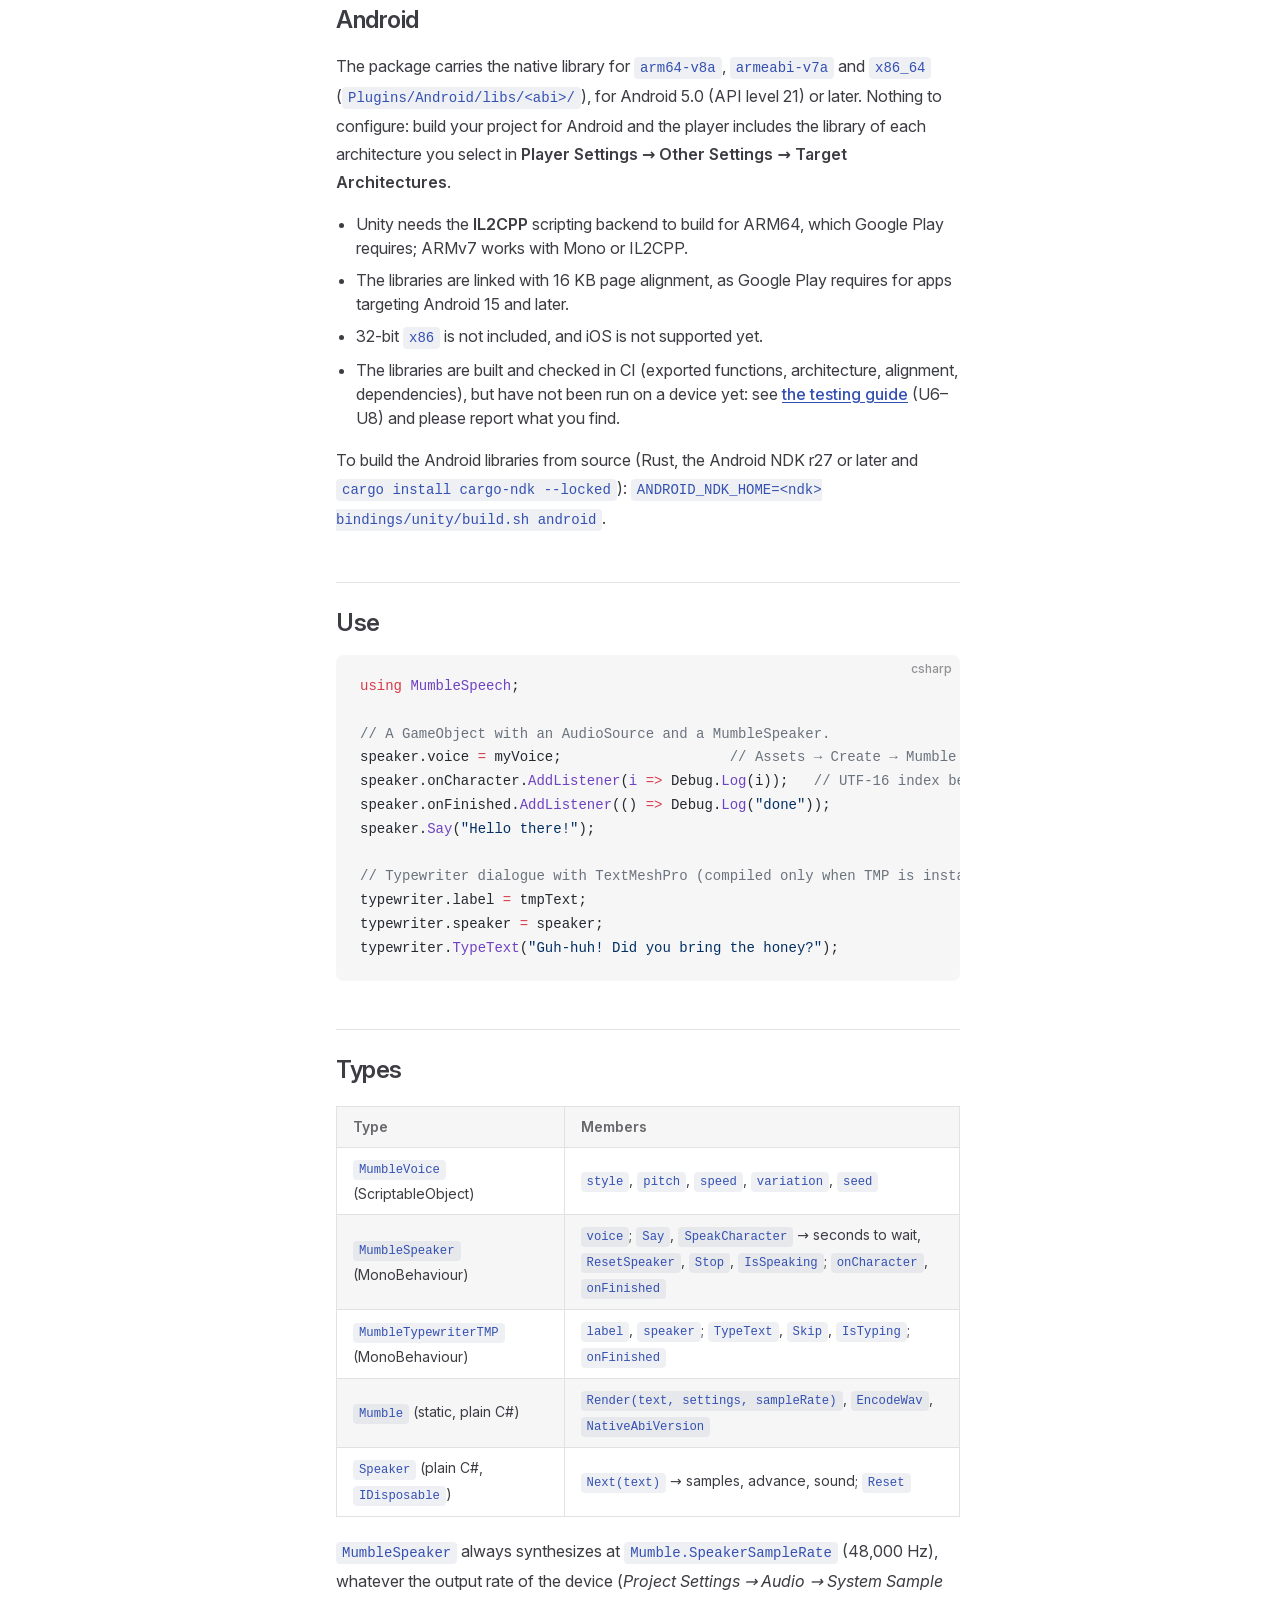
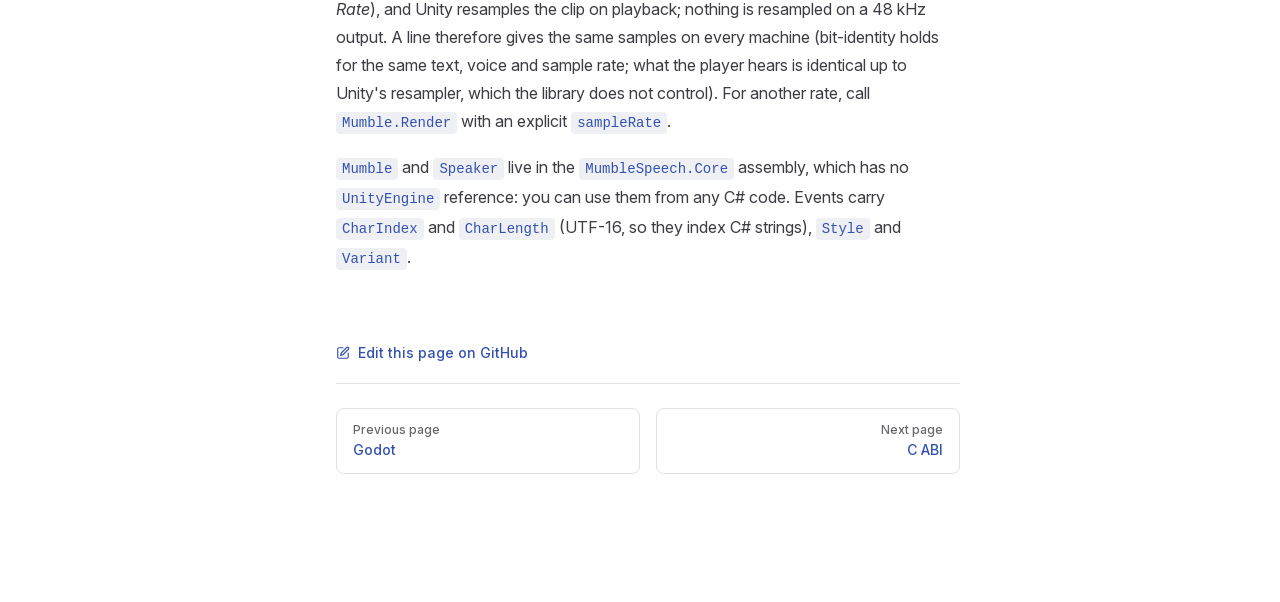
<file: bindings/unity.html>
<!DOCTYPE html>
<html lang="en-US" dir="ltr">
  <head>
    <meta charset="utf-8">
    <meta name="viewport" content="width=device-width,initial-scale=1">
    <title>Unity | mumble-speech</title>
    <meta name="description" content="Video-game mumble speech generated at runtime, for the web, Godot, Unity and C.">
    <meta name="generator" content="VitePress v1.6.4">
    <link rel="preload stylesheet" href="/assets/style.BhX5jokk.css" as="style">
    <link rel="preload stylesheet" href="/vp-icons.css" as="style">
    
    <script type="module" src="/assets/app.fnzeENiX.js"></script>
    <link rel="preload" href="/assets/inter-roman-latin.Di8DUHzh.woff2" as="font" type="font/woff2" crossorigin="">
    <link rel="modulepreload" href="/assets/chunks/theme.BniZyXw9.js">
    <link rel="modulepreload" href="/assets/chunks/framework.CdvW4CUT.js">
    <link rel="modulepreload" href="/assets/bindings_unity.md.Cgzj0g5W.lean.js">
    <link rel="icon" type="image/svg+xml" href="/logo.svg">
    <script id="check-dark-mode">(()=>{const e=localStorage.getItem("vitepress-theme-appearance")||"auto",a=window.matchMedia("(prefers-color-scheme: dark)").matches;(!e||e==="auto"?a:e==="dark")&&document.documentElement.classList.add("dark")})();</script>
    <script id="check-mac-os">document.documentElement.classList.toggle("mac",/Mac|iPhone|iPod|iPad/i.test(navigator.platform));</script>
  </head>
  <body>
    <div id="app"><div class="Layout" data-v-5d98c3a5><!--[--><!--]--><!--[--><span tabindex="-1" data-v-0b0ada53></span><a href="#VPContent" class="VPSkipLink visually-hidden" data-v-0b0ada53>Skip to content</a><!--]--><!----><header class="VPNav" data-v-5d98c3a5 data-v-ae24b3ad><div class="VPNavBar" data-v-ae24b3ad data-v-6aa21345><div class="wrapper" data-v-6aa21345><div class="container" data-v-6aa21345><div class="title" data-v-6aa21345><div class="VPNavBarTitle has-sidebar" data-v-6aa21345 data-v-1168a8e4><a class="title" href="/" data-v-1168a8e4><!--[--><!--]--><!--[--><img class="VPImage logo" src="/logo.svg" alt data-v-8426fc1a><!--]--><span data-v-1168a8e4>mumble-speech</span><!--[--><!--]--></a></div></div><div class="content" data-v-6aa21345><div class="content-body" data-v-6aa21345><!--[--><!--]--><div class="VPNavBarSearch search" data-v-6aa21345><!--[--><!----><div id="local-search"><button type="button" class="DocSearch DocSearch-Button" aria-label="Search"><span class="DocSearch-Button-Container"><span class="vp-icon DocSearch-Search-Icon"></span><span class="DocSearch-Button-Placeholder">Search</span></span><span class="DocSearch-Button-Keys"><kbd class="DocSearch-Button-Key"></kbd><kbd class="DocSearch-Button-Key">K</kbd></span></button></div><!--]--></div><nav aria-labelledby="main-nav-aria-label" class="VPNavBarMenu menu" data-v-6aa21345 data-v-dc692963><span id="main-nav-aria-label" class="visually-hidden" data-v-dc692963> Main Navigation </span><!--[--><!--[--><a class="VPLink link VPNavBarMenuLink" href="/guide/getting-started" tabindex="0" data-v-dc692963 data-v-e56f3d57><!--[--><span data-v-e56f3d57>Guide</span><!--]--></a><!--]--><!--[--><div class="VPFlyout VPNavBarMenuGroup active" data-v-dc692963 data-v-cf11d7a2><button type="button" class="button" aria-haspopup="true" aria-expanded="false" data-v-cf11d7a2><span class="text" data-v-cf11d7a2><!----><span data-v-cf11d7a2>Bindings</span><span class="vpi-chevron-down text-icon" data-v-cf11d7a2></span></span></button><div class="menu" data-v-cf11d7a2><div class="VPMenu" data-v-cf11d7a2 data-v-b98bc113><div class="items" data-v-b98bc113><!--[--><!--[--><div class="VPMenuLink" data-v-b98bc113 data-v-35975db6><a class="VPLink link" href="/bindings/web" data-v-35975db6><!--[--><span data-v-35975db6>Web (npm)</span><!--]--></a></div><!--]--><!--[--><div class="VPMenuLink" data-v-b98bc113 data-v-35975db6><a class="VPLink link" href="/bindings/godot" data-v-35975db6><!--[--><span data-v-35975db6>Godot</span><!--]--></a></div><!--]--><!--[--><div class="VPMenuLink" data-v-b98bc113 data-v-35975db6><a class="VPLink link active" href="/bindings/unity" data-v-35975db6><!--[--><span data-v-35975db6>Unity</span><!--]--></a></div><!--]--><!--[--><div class="VPMenuLink" data-v-b98bc113 data-v-35975db6><a class="VPLink link" href="/bindings/c" data-v-35975db6><!--[--><span data-v-35975db6>C ABI</span><!--]--></a></div><!--]--><!--]--></div><!--[--><!--]--></div></div></div><!--]--><!--[--><a class="VPLink link VPNavBarMenuLink" href="/playground/" target="_self" tabindex="0" data-v-dc692963 data-v-e56f3d57><!--[--><span data-v-e56f3d57>Playground</span><!--]--></a><!--]--><!--[--><a class="VPLink link vp-external-link-icon VPNavBarMenuLink" href="https://github.com/basteez/mumble-speech/releases" target="_blank" rel="noreferrer" tabindex="0" data-v-dc692963 data-v-e56f3d57><!--[--><span data-v-e56f3d57>Releases</span><!--]--></a><!--]--><!--]--></nav><!----><div class="VPNavBarAppearance appearance" data-v-6aa21345 data-v-6c893767><button class="VPSwitch VPSwitchAppearance" type="button" role="switch" title aria-checked="false" data-v-6c893767 data-v-5337faa4 data-v-1d5665e3><span class="check" data-v-1d5665e3><span class="icon" data-v-1d5665e3><!--[--><span class="vpi-sun sun" data-v-5337faa4></span><span class="vpi-moon moon" data-v-5337faa4></span><!--]--></span></span></button></div><div class="VPSocialLinks VPNavBarSocialLinks social-links" data-v-6aa21345 data-v-0394ad82 data-v-7bc22406><!--[--><a class="VPSocialLink no-icon" href="https://github.com/basteez/mumble-speech" aria-label="github" target="_blank" rel="noopener" data-v-7bc22406 data-v-bd121fe5><span class="vpi-social-github"></span></a><!--]--></div><div class="VPFlyout VPNavBarExtra extra" data-v-6aa21345 data-v-bb2aa2f0 data-v-cf11d7a2><button type="button" class="button" aria-haspopup="true" aria-expanded="false" aria-label="extra navigation" data-v-cf11d7a2><span class="vpi-more-horizontal icon" data-v-cf11d7a2></span></button><div class="menu" data-v-cf11d7a2><div class="VPMenu" data-v-cf11d7a2 data-v-b98bc113><!----><!--[--><!--[--><!----><div class="group" data-v-bb2aa2f0><div class="item appearance" data-v-bb2aa2f0><p class="label" data-v-bb2aa2f0>Appearance</p><div class="appearance-action" data-v-bb2aa2f0><button class="VPSwitch VPSwitchAppearance" type="button" role="switch" title aria-checked="false" data-v-bb2aa2f0 data-v-5337faa4 data-v-1d5665e3><span class="check" data-v-1d5665e3><span class="icon" data-v-1d5665e3><!--[--><span class="vpi-sun sun" data-v-5337faa4></span><span class="vpi-moon moon" data-v-5337faa4></span><!--]--></span></span></button></div></div></div><div class="group" data-v-bb2aa2f0><div class="item social-links" data-v-bb2aa2f0><div class="VPSocialLinks social-links-list" data-v-bb2aa2f0 data-v-7bc22406><!--[--><a class="VPSocialLink no-icon" href="https://github.com/basteez/mumble-speech" aria-label="github" target="_blank" rel="noopener" data-v-7bc22406 data-v-bd121fe5><span class="vpi-social-github"></span></a><!--]--></div></div></div><!--]--><!--]--></div></div></div><!--[--><!--]--><button type="button" class="VPNavBarHamburger hamburger" aria-label="mobile navigation" aria-expanded="false" aria-controls="VPNavScreen" data-v-6aa21345 data-v-e5dd9c1c><span class="container" data-v-e5dd9c1c><span class="top" data-v-e5dd9c1c></span><span class="middle" data-v-e5dd9c1c></span><span class="bottom" data-v-e5dd9c1c></span></span></button></div></div></div></div><div class="divider" data-v-6aa21345><div class="divider-line" data-v-6aa21345></div></div></div><!----></header><div class="VPLocalNav has-sidebar empty" data-v-5d98c3a5 data-v-a6f0e41e><div class="container" data-v-a6f0e41e><button class="menu" aria-expanded="false" aria-controls="VPSidebarNav" data-v-a6f0e41e><span class="vpi-align-left menu-icon" data-v-a6f0e41e></span><span class="menu-text" data-v-a6f0e41e>Menu</span></button><div class="VPLocalNavOutlineDropdown" style="--vp-vh:0px;" data-v-a6f0e41e data-v-8a42e2b4><button data-v-8a42e2b4>Return to top</button><!----></div></div></div><aside class="VPSidebar" data-v-5d98c3a5 data-v-319d5ca6><div class="curtain" data-v-319d5ca6></div><nav class="nav" id="VPSidebarNav" aria-labelledby="sidebar-aria-label" tabindex="-1" data-v-319d5ca6><span class="visually-hidden" id="sidebar-aria-label" data-v-319d5ca6> Sidebar Navigation </span><!--[--><!--]--><!--[--><div class="no-transition group" data-v-c40bc020><section class="VPSidebarItem level-0" data-v-c40bc020 data-v-b3fd67f8><div class="item" role="button" tabindex="0" data-v-b3fd67f8><div class="indicator" data-v-b3fd67f8></div><h2 class="text" data-v-b3fd67f8>Guide</h2><!----></div><div class="items" data-v-b3fd67f8><!--[--><div class="VPSidebarItem level-1 is-link" data-v-b3fd67f8><div class="item" data-v-b3fd67f8><div class="indicator" data-v-b3fd67f8></div><a class="VPLink link link" href="/guide/getting-started" data-v-b3fd67f8><!--[--><p class="text" data-v-b3fd67f8>Getting started</p><!--]--></a><!----></div><!----></div><div class="VPSidebarItem level-1 is-link" data-v-b3fd67f8><div class="item" data-v-b3fd67f8><div class="indicator" data-v-b3fd67f8></div><a class="VPLink link link" href="/guide/styles" data-v-b3fd67f8><!--[--><p class="text" data-v-b3fd67f8>Styles</p><!--]--></a><!----></div><!----></div><div class="VPSidebarItem level-1 is-link" data-v-b3fd67f8><div class="item" data-v-b3fd67f8><div class="indicator" data-v-b3fd67f8></div><a class="VPLink link link" href="/guide/concepts" data-v-b3fd67f8><!--[--><p class="text" data-v-b3fd67f8>Concepts</p><!--]--></a><!----></div><!----></div><!--]--></div></section></div><div class="no-transition group" data-v-c40bc020><section class="VPSidebarItem level-0 has-active" data-v-c40bc020 data-v-b3fd67f8><div class="item" role="button" tabindex="0" data-v-b3fd67f8><div class="indicator" data-v-b3fd67f8></div><h2 class="text" data-v-b3fd67f8>Bindings</h2><!----></div><div class="items" data-v-b3fd67f8><!--[--><div class="VPSidebarItem level-1 is-link" data-v-b3fd67f8><div class="item" data-v-b3fd67f8><div class="indicator" data-v-b3fd67f8></div><a class="VPLink link link" href="/bindings/web" data-v-b3fd67f8><!--[--><p class="text" data-v-b3fd67f8>Web (npm)</p><!--]--></a><!----></div><!----></div><div class="VPSidebarItem level-1 is-link" data-v-b3fd67f8><div class="item" data-v-b3fd67f8><div class="indicator" data-v-b3fd67f8></div><a class="VPLink link link" href="/bindings/godot" data-v-b3fd67f8><!--[--><p class="text" data-v-b3fd67f8>Godot</p><!--]--></a><!----></div><!----></div><div class="VPSidebarItem level-1 is-link" data-v-b3fd67f8><div class="item" data-v-b3fd67f8><div class="indicator" data-v-b3fd67f8></div><a class="VPLink link link" href="/bindings/unity" data-v-b3fd67f8><!--[--><p class="text" data-v-b3fd67f8>Unity</p><!--]--></a><!----></div><!----></div><div class="VPSidebarItem level-1 is-link" data-v-b3fd67f8><div class="item" data-v-b3fd67f8><div class="indicator" data-v-b3fd67f8></div><a class="VPLink link link" href="/bindings/c" data-v-b3fd67f8><!--[--><p class="text" data-v-b3fd67f8>C ABI</p><!--]--></a><!----></div><!----></div><!--]--></div></section></div><div class="no-transition group" data-v-c40bc020><section class="VPSidebarItem level-0" data-v-c40bc020 data-v-b3fd67f8><div class="item" role="button" tabindex="0" data-v-b3fd67f8><div class="indicator" data-v-b3fd67f8></div><h2 class="text" data-v-b3fd67f8>Reference</h2><!----></div><div class="items" data-v-b3fd67f8><!--[--><div class="VPSidebarItem level-1 is-link" data-v-b3fd67f8><div class="item" data-v-b3fd67f8><div class="indicator" data-v-b3fd67f8></div><a class="VPLink link link" href="/reference/c-abi" data-v-b3fd67f8><!--[--><p class="text" data-v-b3fd67f8>C ABI</p><!--]--></a><!----></div><!----></div><div class="VPSidebarItem level-1 is-link" data-v-b3fd67f8><div class="item" data-v-b3fd67f8><div class="indicator" data-v-b3fd67f8></div><a class="VPLink link link" href="/reference/conformance" data-v-b3fd67f8><!--[--><p class="text" data-v-b3fd67f8>Conformance vectors</p><!--]--></a><!----></div><!----></div><!--]--></div></section></div><div class="no-transition group" data-v-c40bc020><section class="VPSidebarItem level-0" data-v-c40bc020 data-v-b3fd67f8><!----><div class="items" data-v-b3fd67f8><!--[--><div class="VPSidebarItem level-1 is-link" data-v-b3fd67f8><div class="item" data-v-b3fd67f8><div class="indicator" data-v-b3fd67f8></div><a class="VPLink link link" href="/changelog" data-v-b3fd67f8><!--[--><p class="text" data-v-b3fd67f8>Changelog</p><!--]--></a><!----></div><!----></div><div class="VPSidebarItem level-1 is-link" data-v-b3fd67f8><div class="item" data-v-b3fd67f8><div class="indicator" data-v-b3fd67f8></div><a class="VPLink link link" href="/contributing" data-v-b3fd67f8><!--[--><p class="text" data-v-b3fd67f8>Contributing</p><!--]--></a><!----></div><!----></div><!--]--></div></section></div><!--]--><!--[--><!--]--></nav></aside><div class="VPContent has-sidebar" id="VPContent" data-v-5d98c3a5 data-v-1428d186><div class="VPDoc has-sidebar has-aside" data-v-1428d186 data-v-39a288b8><!--[--><!--]--><div class="container" data-v-39a288b8><div class="aside" data-v-39a288b8><div class="aside-curtain" data-v-39a288b8></div><div class="aside-container" data-v-39a288b8><div class="aside-content" data-v-39a288b8><div class="VPDocAside" data-v-39a288b8 data-v-3f215769><!--[--><!--]--><!--[--><!--]--><nav aria-labelledby="doc-outline-aria-label" class="VPDocAsideOutline" data-v-3f215769 data-v-a5bbad30><div class="content" data-v-a5bbad30><div class="outline-marker" data-v-a5bbad30></div><div aria-level="2" class="outline-title" id="doc-outline-aria-label" role="heading" data-v-a5bbad30>On this page</div><ul class="VPDocOutlineItem root" data-v-a5bbad30 data-v-b933a997><!--[--><!--]--></ul></div></nav><!--[--><!--]--><div class="spacer" data-v-3f215769></div><!--[--><!--]--><!----><!--[--><!--]--><!--[--><!--]--></div></div></div></div><div class="content" data-v-39a288b8><div class="content-container" data-v-39a288b8><!--[--><!--]--><main class="main" data-v-39a288b8><div style="position:relative;" class="vp-doc _bindings_unity" data-v-39a288b8><div><h1 id="unity" tabindex="-1">Unity <a class="header-anchor" href="#unity" aria-label="Permalink to &quot;Unity&quot;">​</a></h1><p>A UPM package for <strong>Unity 2022.3 LTS and later</strong> (Unity 6 included) on Windows, macOS, Linux and Android. Audio is generated at runtime; nothing is drawn by the package.</p><div class="warning custom-block"><p class="custom-block-title">Manual verification in progress</p><p>The C# interop layer is tested in CI with .NET against the native library. The parts that need the Unity editor (components, sample, TextMeshPro typewriter) are being checked by hand with <a href="https://github.com/basteez/mumble-speech/blob/main/bindings/unity/TESTING.md" target="_blank" rel="noreferrer">this guide</a>.</p></div><h2 id="install" tabindex="-1">Install <a class="header-anchor" href="#install" aria-label="Permalink to &quot;Install&quot;">​</a></h2><p>Install the package that carries the native libraries. From <a href="https://openupm.com/packages/com.mumble-speech.unity/" target="_blank" rel="noreferrer">OpenUPM</a>, with the <a href="https://openupm.com/docs/getting-started-cli.html" target="_blank" rel="noreferrer">openupm CLI</a>:</p><div class="language-sh vp-adaptive-theme"><button title="Copy Code" class="copy"></button><span class="lang">sh</span><pre class="shiki shiki-themes github-light github-dark vp-code" tabindex="0"><code><span class="line"><span style="--shiki-light:#6F42C1;--shiki-dark:#B392F0;">openupm</span><span style="--shiki-light:#032F62;--shiki-dark:#9ECBFF;"> add</span><span style="--shiki-light:#032F62;--shiki-dark:#9ECBFF;"> com.mumble-speech.unity</span></span></code></pre></div><p>Or in Unity: <strong>Package Manager → + → Add package from git URL…</strong></p><div class="language- vp-adaptive-theme"><button title="Copy Code" class="copy"></button><span class="lang"></span><pre class="shiki shiki-themes github-light github-dark vp-code" tabindex="0"><code><span class="line"><span>https://github.com/basteez/mumble-speech.git#upm</span></span></code></pre></div><p>Append a tag to pin a version, for example <code>#upm/v0.3.0</code>. The <code>upm</code> branch holds the complete package with its native plugins, and every <a href="https://github.com/basteez/mumble-speech/releases" target="_blank" rel="noreferrer">release</a> also has it as a tarball (<strong>Add package from tarball…</strong>).</p><h2 id="from-source" tabindex="-1">From source <a class="header-anchor" href="#from-source" aria-label="Permalink to &quot;From source&quot;">​</a></h2><p><code>bindings/unity</code> in a source checkout (git clone or <em>Download ZIP</em>) contains <strong>no native libraries</strong>: its <code>Plugins/</code> folders are empty, and the first call throws a <code>DllNotFoundException</code> naming the missing file and the folder it belongs in. That folder is for contributors, who build the library first.</p><p>macOS, Linux, and Windows with Git Bash or MSYS2 (needs Rust):</p><div class="language-sh vp-adaptive-theme"><button title="Copy Code" class="copy"></button><span class="lang">sh</span><pre class="shiki shiki-themes github-light github-dark vp-code" tabindex="0"><code><span class="line"><span style="--shiki-light:#6F42C1;--shiki-dark:#B392F0;">bindings/unity/build.sh</span></span></code></pre></div><p>Windows without a POSIX shell (PowerShell, from the repository root):</p><div class="language-powershell vp-adaptive-theme"><button title="Copy Code" class="copy"></button><span class="lang">powershell</span><pre class="shiki shiki-themes github-light github-dark vp-code" tabindex="0"><code><span class="line"><span style="--shiki-light:#24292E;--shiki-dark:#E1E4E8;">cargo build </span><span style="--shiki-light:#D73A49;--shiki-dark:#F97583;">-</span><span style="--shiki-light:#24292E;--shiki-dark:#E1E4E8;">p mumble</span><span style="--shiki-light:#D73A49;--shiki-dark:#F97583;">-</span><span style="--shiki-light:#24292E;--shiki-dark:#E1E4E8;">ffi </span><span style="--shiki-light:#D73A49;--shiki-dark:#F97583;">--</span><span style="--shiki-light:#24292E;--shiki-dark:#E1E4E8;">release</span></span>
<span class="line"><span style="--shiki-light:#005CC5;--shiki-dark:#79B8FF;">Copy-Item</span><span style="--shiki-light:#24292E;--shiki-dark:#E1E4E8;"> target\release\mumble_ffi.dll bindings\unity\Plugins\Windows\x86_64\</span></span></code></pre></div><p>Then <strong>Package Manager → + → Add package from disk…</strong> and pick <code>bindings/unity/package.json</code>. Build <strong>before</strong> adding the folder to a project: otherwise Unity may drop the plugins&#39; <code>.meta</code> files, and with them the platform settings.</p><h2 id="android" tabindex="-1">Android <a class="header-anchor" href="#android" aria-label="Permalink to &quot;Android&quot;">​</a></h2><p>The package carries the native library for <code>arm64-v8a</code>, <code>armeabi-v7a</code> and <code>x86_64</code> (<code>Plugins/Android/libs/&lt;abi&gt;/</code>), for Android 5.0 (API level 21) or later. Nothing to configure: build your project for Android and the player includes the library of each architecture you select in <strong>Player Settings → Other Settings → Target Architectures</strong>.</p><ul><li>Unity needs the <strong>IL2CPP</strong> scripting backend to build for ARM64, which Google Play requires; ARMv7 works with Mono or IL2CPP.</li><li>The libraries are linked with 16 KB page alignment, as Google Play requires for apps targeting Android 15 and later.</li><li>32-bit <code>x86</code> is not included, and iOS is not supported yet.</li><li>The libraries are built and checked in CI (exported functions, architecture, alignment, dependencies), but have not been run on a device yet: see <a href="https://github.com/basteez/mumble-speech/blob/main/bindings/unity/TESTING.md" target="_blank" rel="noreferrer">the testing guide</a> (U6–U8) and please report what you find.</li></ul><p>To build the Android libraries from source (Rust, the Android NDK r27 or later and <code>cargo install cargo-ndk --locked</code>): <code>ANDROID_NDK_HOME=&lt;ndk&gt; bindings/unity/build.sh android</code>.</p><h2 id="use" tabindex="-1">Use <a class="header-anchor" href="#use" aria-label="Permalink to &quot;Use&quot;">​</a></h2><div class="language-csharp vp-adaptive-theme"><button title="Copy Code" class="copy"></button><span class="lang">csharp</span><pre class="shiki shiki-themes github-light github-dark vp-code" tabindex="0"><code><span class="line"><span style="--shiki-light:#D73A49;--shiki-dark:#F97583;">using</span><span style="--shiki-light:#6F42C1;--shiki-dark:#B392F0;"> MumbleSpeech</span><span style="--shiki-light:#24292E;--shiki-dark:#E1E4E8;">;</span></span>
<span class="line"></span>
<span class="line"><span style="--shiki-light:#6A737D;--shiki-dark:#6A737D;">// A GameObject with an AudioSource and a MumbleSpeaker.</span></span>
<span class="line"><span style="--shiki-light:#24292E;--shiki-dark:#E1E4E8;">speaker.voice </span><span style="--shiki-light:#D73A49;--shiki-dark:#F97583;">=</span><span style="--shiki-light:#24292E;--shiki-dark:#E1E4E8;"> myVoice;                    </span><span style="--shiki-light:#6A737D;--shiki-dark:#6A737D;">// Assets → Create → Mumble Speech → Voice</span></span>
<span class="line"><span style="--shiki-light:#24292E;--shiki-dark:#E1E4E8;">speaker.onCharacter.</span><span style="--shiki-light:#6F42C1;--shiki-dark:#B392F0;">AddListener</span><span style="--shiki-light:#24292E;--shiki-dark:#E1E4E8;">(</span><span style="--shiki-light:#6F42C1;--shiki-dark:#B392F0;">i</span><span style="--shiki-light:#D73A49;--shiki-dark:#F97583;"> =&gt;</span><span style="--shiki-light:#24292E;--shiki-dark:#E1E4E8;"> Debug.</span><span style="--shiki-light:#6F42C1;--shiki-dark:#B392F0;">Log</span><span style="--shiki-light:#24292E;--shiki-dark:#E1E4E8;">(i));   </span><span style="--shiki-light:#6A737D;--shiki-dark:#6A737D;">// UTF-16 index being heard</span></span>
<span class="line"><span style="--shiki-light:#24292E;--shiki-dark:#E1E4E8;">speaker.onFinished.</span><span style="--shiki-light:#6F42C1;--shiki-dark:#B392F0;">AddListener</span><span style="--shiki-light:#24292E;--shiki-dark:#E1E4E8;">(() </span><span style="--shiki-light:#D73A49;--shiki-dark:#F97583;">=&gt;</span><span style="--shiki-light:#24292E;--shiki-dark:#E1E4E8;"> Debug.</span><span style="--shiki-light:#6F42C1;--shiki-dark:#B392F0;">Log</span><span style="--shiki-light:#24292E;--shiki-dark:#E1E4E8;">(</span><span style="--shiki-light:#032F62;--shiki-dark:#9ECBFF;">&quot;done&quot;</span><span style="--shiki-light:#24292E;--shiki-dark:#E1E4E8;">));</span></span>
<span class="line"><span style="--shiki-light:#24292E;--shiki-dark:#E1E4E8;">speaker.</span><span style="--shiki-light:#6F42C1;--shiki-dark:#B392F0;">Say</span><span style="--shiki-light:#24292E;--shiki-dark:#E1E4E8;">(</span><span style="--shiki-light:#032F62;--shiki-dark:#9ECBFF;">&quot;Hello there!&quot;</span><span style="--shiki-light:#24292E;--shiki-dark:#E1E4E8;">);</span></span>
<span class="line"></span>
<span class="line"><span style="--shiki-light:#6A737D;--shiki-dark:#6A737D;">// Typewriter dialogue with TextMeshPro (compiled only when TMP is installed).</span></span>
<span class="line"><span style="--shiki-light:#24292E;--shiki-dark:#E1E4E8;">typewriter.label </span><span style="--shiki-light:#D73A49;--shiki-dark:#F97583;">=</span><span style="--shiki-light:#24292E;--shiki-dark:#E1E4E8;"> tmpText;</span></span>
<span class="line"><span style="--shiki-light:#24292E;--shiki-dark:#E1E4E8;">typewriter.speaker </span><span style="--shiki-light:#D73A49;--shiki-dark:#F97583;">=</span><span style="--shiki-light:#24292E;--shiki-dark:#E1E4E8;"> speaker;</span></span>
<span class="line"><span style="--shiki-light:#24292E;--shiki-dark:#E1E4E8;">typewriter.</span><span style="--shiki-light:#6F42C1;--shiki-dark:#B392F0;">TypeText</span><span style="--shiki-light:#24292E;--shiki-dark:#E1E4E8;">(</span><span style="--shiki-light:#032F62;--shiki-dark:#9ECBFF;">&quot;Guh-huh! Did you bring the honey?&quot;</span><span style="--shiki-light:#24292E;--shiki-dark:#E1E4E8;">);</span></span></code></pre></div><h2 id="types" tabindex="-1">Types <a class="header-anchor" href="#types" aria-label="Permalink to &quot;Types&quot;">​</a></h2><table tabindex="0"><thead><tr><th>Type</th><th>Members</th></tr></thead><tbody><tr><td><code>MumbleVoice</code> (ScriptableObject)</td><td><code>style</code>, <code>pitch</code>, <code>speed</code>, <code>variation</code>, <code>seed</code></td></tr><tr><td><code>MumbleSpeaker</code> (MonoBehaviour)</td><td><code>voice</code>; <code>Say</code>, <code>SpeakCharacter</code> → seconds to wait, <code>ResetSpeaker</code>, <code>Stop</code>, <code>IsSpeaking</code>; <code>onCharacter</code>, <code>onFinished</code></td></tr><tr><td><code>MumbleTypewriterTMP</code> (MonoBehaviour)</td><td><code>label</code>, <code>speaker</code>; <code>TypeText</code>, <code>Skip</code>, <code>IsTyping</code>; <code>onFinished</code></td></tr><tr><td><code>Mumble</code> (static, plain C#)</td><td><code>Render(text, settings, sampleRate)</code>, <code>EncodeWav</code>, <code>NativeAbiVersion</code></td></tr><tr><td><code>Speaker</code> (plain C#, <code>IDisposable</code>)</td><td><code>Next(text)</code> → samples, advance, sound; <code>Reset</code></td></tr></tbody></table><p><code>MumbleSpeaker</code> always synthesizes at <code>Mumble.SpeakerSampleRate</code> (48,000 Hz), whatever the output rate of the device (<em>Project Settings → Audio → System Sample Rate</em>), and Unity resamples the clip on playback; nothing is resampled on a 48 kHz output. A line therefore gives the same samples on every machine (bit-identity holds for the same text, voice and sample rate; what the player hears is identical up to Unity&#39;s resampler, which the library does not control). For another rate, call <code>Mumble.Render</code> with an explicit <code>sampleRate</code>.</p><p><code>Mumble</code> and <code>Speaker</code> live in the <code>MumbleSpeech.Core</code> assembly, which has no <code>UnityEngine</code> reference: you can use them from any C# code. Events carry <code>CharIndex</code> and <code>CharLength</code> (UTF-16, so they index C# strings), <code>Style</code> and <code>Variant</code>.</p></div></div></main><footer class="VPDocFooter" data-v-39a288b8 data-v-e257564d><!--[--><!--]--><div class="edit-info" data-v-e257564d><div class="edit-link" data-v-e257564d><a class="VPLink link vp-external-link-icon no-icon edit-link-button" href="https://github.com/basteez/mumble-speech/edit/main/docs/bindings/unity.md" target="_blank" rel="noreferrer" data-v-e257564d><!--[--><span class="vpi-square-pen edit-link-icon" data-v-e257564d></span> Edit this page on GitHub<!--]--></a></div><!----></div><nav class="prev-next" aria-labelledby="doc-footer-aria-label" data-v-e257564d><span class="visually-hidden" id="doc-footer-aria-label" data-v-e257564d>Pager</span><div class="pager" data-v-e257564d><a class="VPLink link pager-link prev" href="/bindings/godot" data-v-e257564d><!--[--><span class="desc" data-v-e257564d>Previous page</span><span class="title" data-v-e257564d>Godot</span><!--]--></a></div><div class="pager" data-v-e257564d><a class="VPLink link pager-link next" href="/bindings/c" data-v-e257564d><!--[--><span class="desc" data-v-e257564d>Next page</span><span class="title" data-v-e257564d>C ABI</span><!--]--></a></div></nav></footer><!--[--><!--]--></div></div></div><!--[--><!--]--></div></div><footer class="VPFooter has-sidebar" data-v-5d98c3a5 data-v-e315a0ad><div class="container" data-v-e315a0ad><p class="message" data-v-e315a0ad>Dual-licensed under MIT or Apache-2.0.</p><!----></div></footer><!--[--><!--]--></div></div>
    <script>window.__VP_HASH_MAP__=JSON.parse("{\"bindings_c.md\":\"CvdzR3jt\",\"bindings_godot.md\":\"6AbujX-C\",\"bindings_unity.md\":\"Cgzj0g5W\",\"bindings_web.md\":\"CWLzriMP\",\"changelog.md\":\"CYrMnuet\",\"contributing.md\":\"CZdMb4Yt\",\"guide_concepts.md\":\"BsPcDGQN\",\"guide_getting-started.md\":\"BjMsiD97\",\"guide_styles.md\":\"BpWknmDv\",\"index.md\":\"BIPw6hRf\",\"reference_c-abi.md\":\"tze1Avv9\",\"reference_conformance.md\":\"BkOyZZus\"}");window.__VP_SITE_DATA__=JSON.parse("{\"lang\":\"en-US\",\"dir\":\"ltr\",\"title\":\"mumble-speech\",\"description\":\"Video-game mumble speech generated at runtime, for the web, Godot, Unity and C.\",\"base\":\"/\",\"head\":[],\"router\":{\"prefetchLinks\":true},\"appearance\":true,\"themeConfig\":{\"logo\":\"/logo.svg\",\"nav\":[{\"text\":\"Guide\",\"link\":\"/guide/getting-started\"},{\"text\":\"Bindings\",\"items\":[{\"text\":\"Web (npm)\",\"link\":\"/bindings/web\"},{\"text\":\"Godot\",\"link\":\"/bindings/godot\"},{\"text\":\"Unity\",\"link\":\"/bindings/unity\"},{\"text\":\"C ABI\",\"link\":\"/bindings/c\"}]},{\"text\":\"Playground\",\"link\":\"/playground/\",\"target\":\"_self\"},{\"text\":\"Releases\",\"link\":\"https://github.com/basteez/mumble-speech/releases\"}],\"sidebar\":[{\"text\":\"Guide\",\"items\":[{\"text\":\"Getting started\",\"link\":\"/guide/getting-started\"},{\"text\":\"Styles\",\"link\":\"/guide/styles\"},{\"text\":\"Concepts\",\"link\":\"/guide/concepts\"}]},{\"text\":\"Bindings\",\"items\":[{\"text\":\"Web (npm)\",\"link\":\"/bindings/web\"},{\"text\":\"Godot\",\"link\":\"/bindings/godot\"},{\"text\":\"Unity\",\"link\":\"/bindings/unity\"},{\"text\":\"C ABI\",\"link\":\"/bindings/c\"}]},{\"text\":\"Reference\",\"items\":[{\"text\":\"C ABI\",\"link\":\"/reference/c-abi\"},{\"text\":\"Conformance vectors\",\"link\":\"/reference/conformance\"}]},{\"text\":\"Changelog\",\"link\":\"/changelog\"},{\"text\":\"Contributing\",\"link\":\"/contributing\"}],\"socialLinks\":[{\"icon\":\"github\",\"link\":\"https://github.com/basteez/mumble-speech\"}],\"search\":{\"provider\":\"local\"},\"editLink\":{\"pattern\":\"https://github.com/basteez/mumble-speech/edit/main/docs/:path\",\"text\":\"Edit this page on GitHub\"},\"footer\":{\"message\":\"Dual-licensed under MIT or Apache-2.0.\"}},\"locales\":{},\"scrollOffset\":134,\"cleanUrls\":true}");</script>
    
  </body>
</html>
</file>
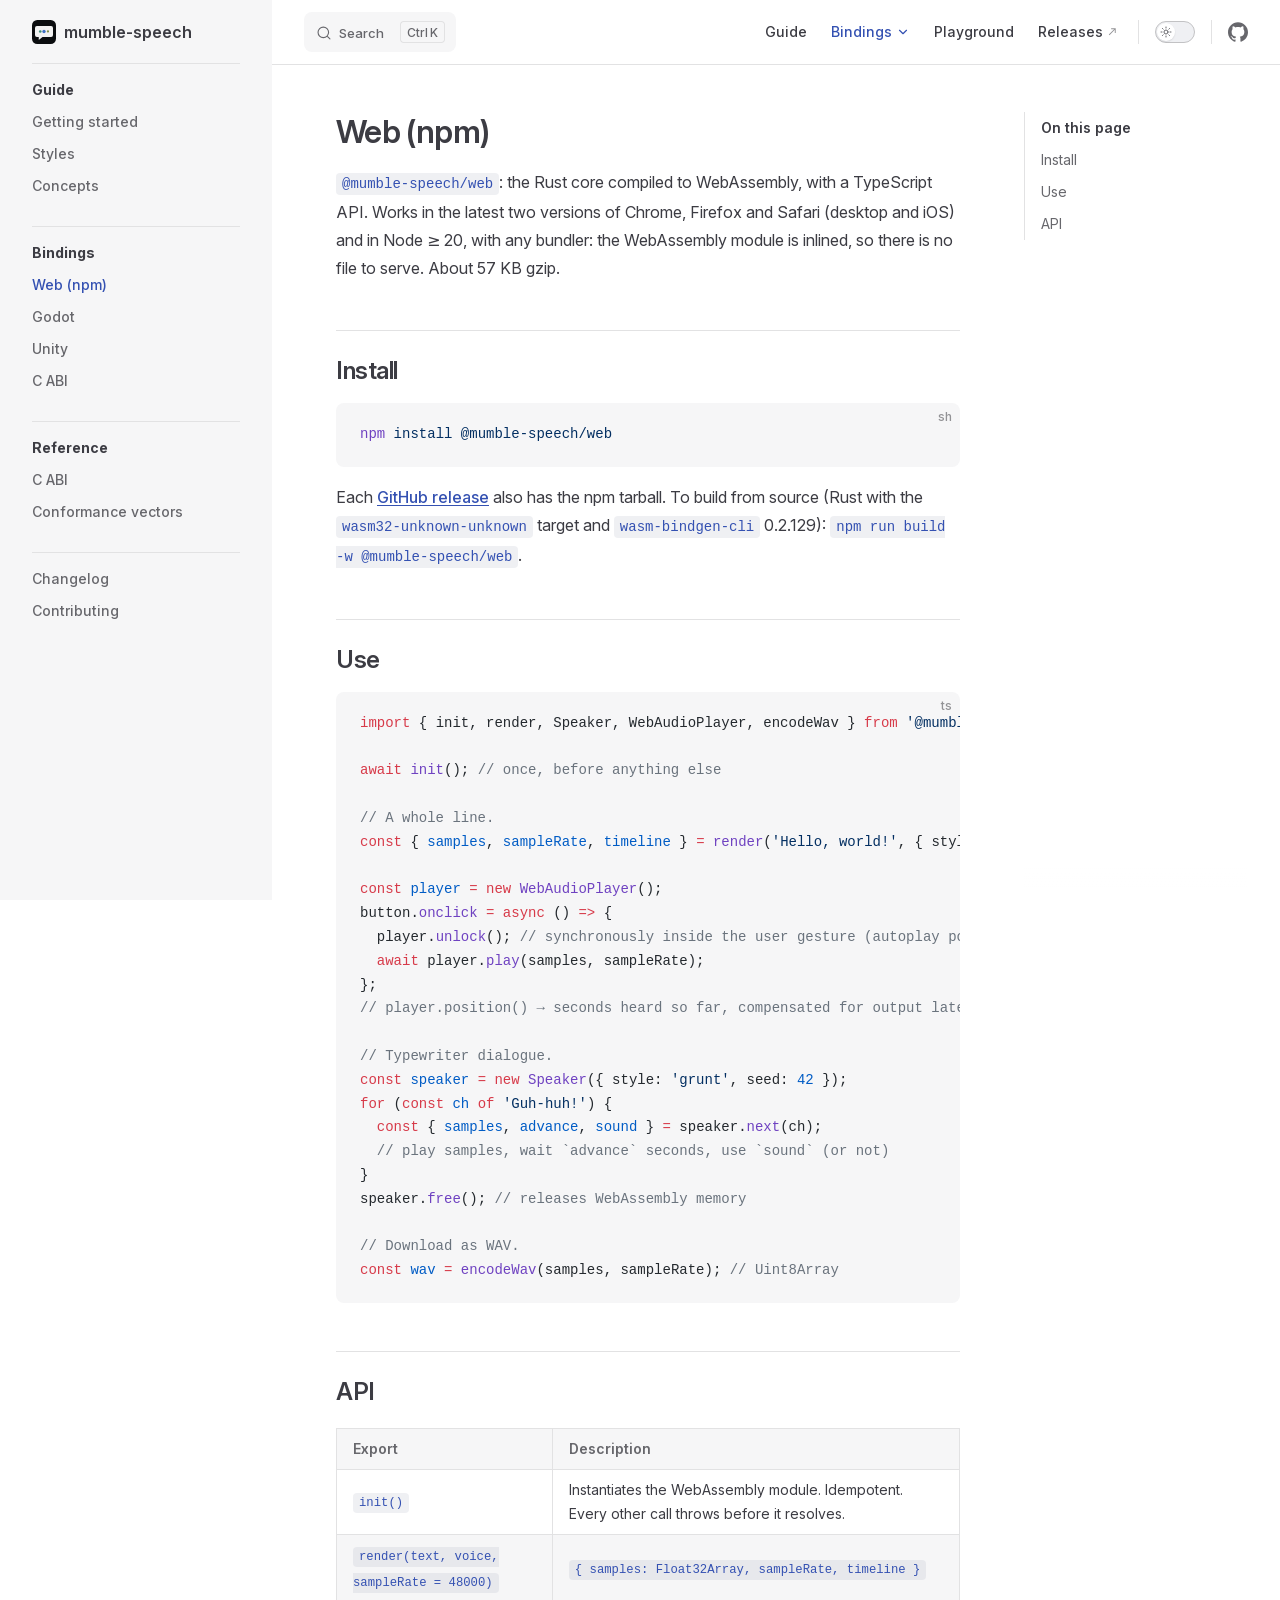
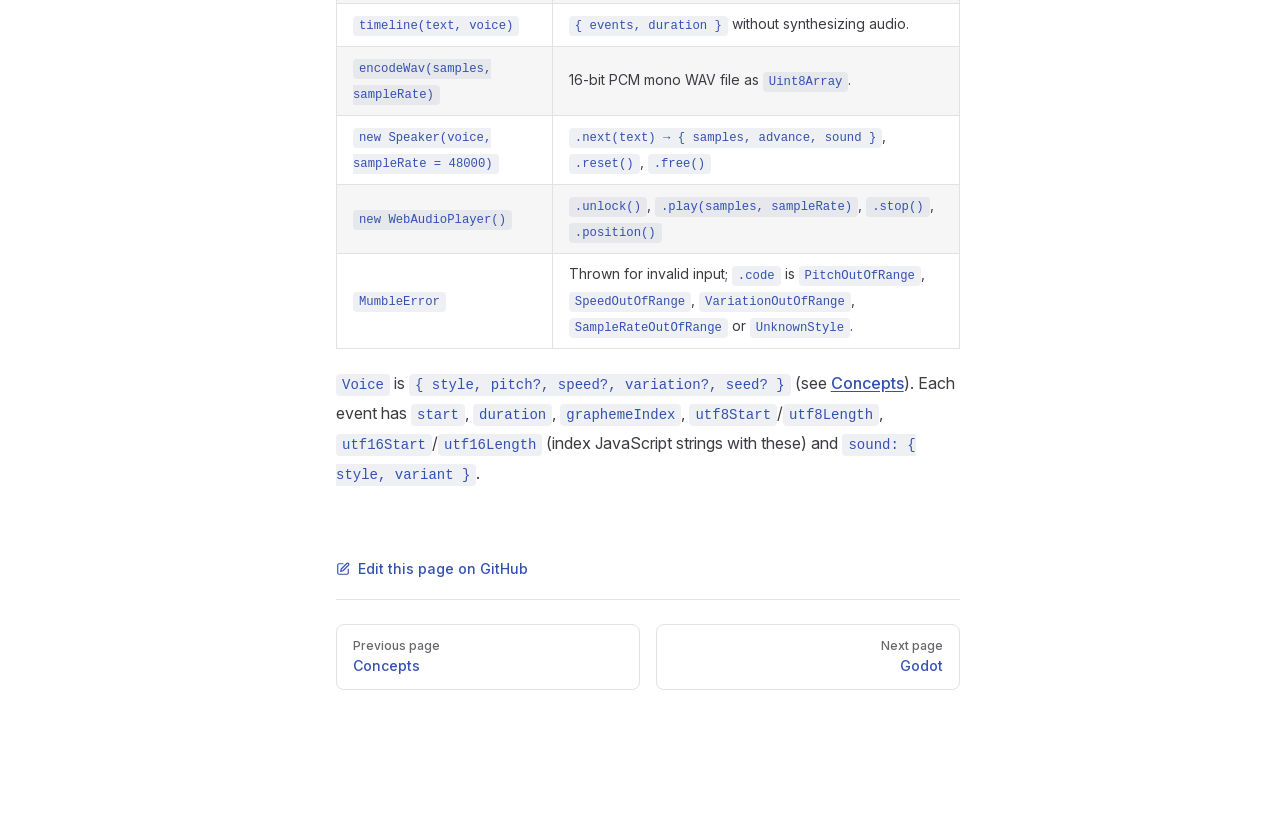
<file: bindings/web.html>
<!DOCTYPE html>
<html lang="en-US" dir="ltr">
  <head>
    <meta charset="utf-8">
    <meta name="viewport" content="width=device-width,initial-scale=1">
    <title>Web (npm) | mumble-speech</title>
    <meta name="description" content="Video-game mumble speech generated at runtime, for the web, Godot, Unity and C.">
    <meta name="generator" content="VitePress v1.6.4">
    <link rel="preload stylesheet" href="/assets/style.BhX5jokk.css" as="style">
    <link rel="preload stylesheet" href="/vp-icons.css" as="style">
    
    <script type="module" src="/assets/app.fnzeENiX.js"></script>
    <link rel="preload" href="/assets/inter-roman-latin.Di8DUHzh.woff2" as="font" type="font/woff2" crossorigin="">
    <link rel="modulepreload" href="/assets/chunks/theme.BniZyXw9.js">
    <link rel="modulepreload" href="/assets/chunks/framework.CdvW4CUT.js">
    <link rel="modulepreload" href="/assets/bindings_web.md.CWLzriMP.lean.js">
    <link rel="icon" type="image/svg+xml" href="/logo.svg">
    <script id="check-dark-mode">(()=>{const e=localStorage.getItem("vitepress-theme-appearance")||"auto",a=window.matchMedia("(prefers-color-scheme: dark)").matches;(!e||e==="auto"?a:e==="dark")&&document.documentElement.classList.add("dark")})();</script>
    <script id="check-mac-os">document.documentElement.classList.toggle("mac",/Mac|iPhone|iPod|iPad/i.test(navigator.platform));</script>
  </head>
  <body>
    <div id="app"><div class="Layout" data-v-5d98c3a5><!--[--><!--]--><!--[--><span tabindex="-1" data-v-0b0ada53></span><a href="#VPContent" class="VPSkipLink visually-hidden" data-v-0b0ada53>Skip to content</a><!--]--><!----><header class="VPNav" data-v-5d98c3a5 data-v-ae24b3ad><div class="VPNavBar" data-v-ae24b3ad data-v-6aa21345><div class="wrapper" data-v-6aa21345><div class="container" data-v-6aa21345><div class="title" data-v-6aa21345><div class="VPNavBarTitle has-sidebar" data-v-6aa21345 data-v-1168a8e4><a class="title" href="/" data-v-1168a8e4><!--[--><!--]--><!--[--><img class="VPImage logo" src="/logo.svg" alt data-v-8426fc1a><!--]--><span data-v-1168a8e4>mumble-speech</span><!--[--><!--]--></a></div></div><div class="content" data-v-6aa21345><div class="content-body" data-v-6aa21345><!--[--><!--]--><div class="VPNavBarSearch search" data-v-6aa21345><!--[--><!----><div id="local-search"><button type="button" class="DocSearch DocSearch-Button" aria-label="Search"><span class="DocSearch-Button-Container"><span class="vp-icon DocSearch-Search-Icon"></span><span class="DocSearch-Button-Placeholder">Search</span></span><span class="DocSearch-Button-Keys"><kbd class="DocSearch-Button-Key"></kbd><kbd class="DocSearch-Button-Key">K</kbd></span></button></div><!--]--></div><nav aria-labelledby="main-nav-aria-label" class="VPNavBarMenu menu" data-v-6aa21345 data-v-dc692963><span id="main-nav-aria-label" class="visually-hidden" data-v-dc692963> Main Navigation </span><!--[--><!--[--><a class="VPLink link VPNavBarMenuLink" href="/guide/getting-started" tabindex="0" data-v-dc692963 data-v-e56f3d57><!--[--><span data-v-e56f3d57>Guide</span><!--]--></a><!--]--><!--[--><div class="VPFlyout VPNavBarMenuGroup active" data-v-dc692963 data-v-cf11d7a2><button type="button" class="button" aria-haspopup="true" aria-expanded="false" data-v-cf11d7a2><span class="text" data-v-cf11d7a2><!----><span data-v-cf11d7a2>Bindings</span><span class="vpi-chevron-down text-icon" data-v-cf11d7a2></span></span></button><div class="menu" data-v-cf11d7a2><div class="VPMenu" data-v-cf11d7a2 data-v-b98bc113><div class="items" data-v-b98bc113><!--[--><!--[--><div class="VPMenuLink" data-v-b98bc113 data-v-35975db6><a class="VPLink link active" href="/bindings/web" data-v-35975db6><!--[--><span data-v-35975db6>Web (npm)</span><!--]--></a></div><!--]--><!--[--><div class="VPMenuLink" data-v-b98bc113 data-v-35975db6><a class="VPLink link" href="/bindings/godot" data-v-35975db6><!--[--><span data-v-35975db6>Godot</span><!--]--></a></div><!--]--><!--[--><div class="VPMenuLink" data-v-b98bc113 data-v-35975db6><a class="VPLink link" href="/bindings/unity" data-v-35975db6><!--[--><span data-v-35975db6>Unity</span><!--]--></a></div><!--]--><!--[--><div class="VPMenuLink" data-v-b98bc113 data-v-35975db6><a class="VPLink link" href="/bindings/c" data-v-35975db6><!--[--><span data-v-35975db6>C ABI</span><!--]--></a></div><!--]--><!--]--></div><!--[--><!--]--></div></div></div><!--]--><!--[--><a class="VPLink link VPNavBarMenuLink" href="/playground/" target="_self" tabindex="0" data-v-dc692963 data-v-e56f3d57><!--[--><span data-v-e56f3d57>Playground</span><!--]--></a><!--]--><!--[--><a class="VPLink link vp-external-link-icon VPNavBarMenuLink" href="https://github.com/basteez/mumble-speech/releases" target="_blank" rel="noreferrer" tabindex="0" data-v-dc692963 data-v-e56f3d57><!--[--><span data-v-e56f3d57>Releases</span><!--]--></a><!--]--><!--]--></nav><!----><div class="VPNavBarAppearance appearance" data-v-6aa21345 data-v-6c893767><button class="VPSwitch VPSwitchAppearance" type="button" role="switch" title aria-checked="false" data-v-6c893767 data-v-5337faa4 data-v-1d5665e3><span class="check" data-v-1d5665e3><span class="icon" data-v-1d5665e3><!--[--><span class="vpi-sun sun" data-v-5337faa4></span><span class="vpi-moon moon" data-v-5337faa4></span><!--]--></span></span></button></div><div class="VPSocialLinks VPNavBarSocialLinks social-links" data-v-6aa21345 data-v-0394ad82 data-v-7bc22406><!--[--><a class="VPSocialLink no-icon" href="https://github.com/basteez/mumble-speech" aria-label="github" target="_blank" rel="noopener" data-v-7bc22406 data-v-bd121fe5><span class="vpi-social-github"></span></a><!--]--></div><div class="VPFlyout VPNavBarExtra extra" data-v-6aa21345 data-v-bb2aa2f0 data-v-cf11d7a2><button type="button" class="button" aria-haspopup="true" aria-expanded="false" aria-label="extra navigation" data-v-cf11d7a2><span class="vpi-more-horizontal icon" data-v-cf11d7a2></span></button><div class="menu" data-v-cf11d7a2><div class="VPMenu" data-v-cf11d7a2 data-v-b98bc113><!----><!--[--><!--[--><!----><div class="group" data-v-bb2aa2f0><div class="item appearance" data-v-bb2aa2f0><p class="label" data-v-bb2aa2f0>Appearance</p><div class="appearance-action" data-v-bb2aa2f0><button class="VPSwitch VPSwitchAppearance" type="button" role="switch" title aria-checked="false" data-v-bb2aa2f0 data-v-5337faa4 data-v-1d5665e3><span class="check" data-v-1d5665e3><span class="icon" data-v-1d5665e3><!--[--><span class="vpi-sun sun" data-v-5337faa4></span><span class="vpi-moon moon" data-v-5337faa4></span><!--]--></span></span></button></div></div></div><div class="group" data-v-bb2aa2f0><div class="item social-links" data-v-bb2aa2f0><div class="VPSocialLinks social-links-list" data-v-bb2aa2f0 data-v-7bc22406><!--[--><a class="VPSocialLink no-icon" href="https://github.com/basteez/mumble-speech" aria-label="github" target="_blank" rel="noopener" data-v-7bc22406 data-v-bd121fe5><span class="vpi-social-github"></span></a><!--]--></div></div></div><!--]--><!--]--></div></div></div><!--[--><!--]--><button type="button" class="VPNavBarHamburger hamburger" aria-label="mobile navigation" aria-expanded="false" aria-controls="VPNavScreen" data-v-6aa21345 data-v-e5dd9c1c><span class="container" data-v-e5dd9c1c><span class="top" data-v-e5dd9c1c></span><span class="middle" data-v-e5dd9c1c></span><span class="bottom" data-v-e5dd9c1c></span></span></button></div></div></div></div><div class="divider" data-v-6aa21345><div class="divider-line" data-v-6aa21345></div></div></div><!----></header><div class="VPLocalNav has-sidebar empty" data-v-5d98c3a5 data-v-a6f0e41e><div class="container" data-v-a6f0e41e><button class="menu" aria-expanded="false" aria-controls="VPSidebarNav" data-v-a6f0e41e><span class="vpi-align-left menu-icon" data-v-a6f0e41e></span><span class="menu-text" data-v-a6f0e41e>Menu</span></button><div class="VPLocalNavOutlineDropdown" style="--vp-vh:0px;" data-v-a6f0e41e data-v-8a42e2b4><button data-v-8a42e2b4>Return to top</button><!----></div></div></div><aside class="VPSidebar" data-v-5d98c3a5 data-v-319d5ca6><div class="curtain" data-v-319d5ca6></div><nav class="nav" id="VPSidebarNav" aria-labelledby="sidebar-aria-label" tabindex="-1" data-v-319d5ca6><span class="visually-hidden" id="sidebar-aria-label" data-v-319d5ca6> Sidebar Navigation </span><!--[--><!--]--><!--[--><div class="no-transition group" data-v-c40bc020><section class="VPSidebarItem level-0" data-v-c40bc020 data-v-b3fd67f8><div class="item" role="button" tabindex="0" data-v-b3fd67f8><div class="indicator" data-v-b3fd67f8></div><h2 class="text" data-v-b3fd67f8>Guide</h2><!----></div><div class="items" data-v-b3fd67f8><!--[--><div class="VPSidebarItem level-1 is-link" data-v-b3fd67f8><div class="item" data-v-b3fd67f8><div class="indicator" data-v-b3fd67f8></div><a class="VPLink link link" href="/guide/getting-started" data-v-b3fd67f8><!--[--><p class="text" data-v-b3fd67f8>Getting started</p><!--]--></a><!----></div><!----></div><div class="VPSidebarItem level-1 is-link" data-v-b3fd67f8><div class="item" data-v-b3fd67f8><div class="indicator" data-v-b3fd67f8></div><a class="VPLink link link" href="/guide/styles" data-v-b3fd67f8><!--[--><p class="text" data-v-b3fd67f8>Styles</p><!--]--></a><!----></div><!----></div><div class="VPSidebarItem level-1 is-link" data-v-b3fd67f8><div class="item" data-v-b3fd67f8><div class="indicator" data-v-b3fd67f8></div><a class="VPLink link link" href="/guide/concepts" data-v-b3fd67f8><!--[--><p class="text" data-v-b3fd67f8>Concepts</p><!--]--></a><!----></div><!----></div><!--]--></div></section></div><div class="no-transition group" data-v-c40bc020><section class="VPSidebarItem level-0 has-active" data-v-c40bc020 data-v-b3fd67f8><div class="item" role="button" tabindex="0" data-v-b3fd67f8><div class="indicator" data-v-b3fd67f8></div><h2 class="text" data-v-b3fd67f8>Bindings</h2><!----></div><div class="items" data-v-b3fd67f8><!--[--><div class="VPSidebarItem level-1 is-link" data-v-b3fd67f8><div class="item" data-v-b3fd67f8><div class="indicator" data-v-b3fd67f8></div><a class="VPLink link link" href="/bindings/web" data-v-b3fd67f8><!--[--><p class="text" data-v-b3fd67f8>Web (npm)</p><!--]--></a><!----></div><!----></div><div class="VPSidebarItem level-1 is-link" data-v-b3fd67f8><div class="item" data-v-b3fd67f8><div class="indicator" data-v-b3fd67f8></div><a class="VPLink link link" href="/bindings/godot" data-v-b3fd67f8><!--[--><p class="text" data-v-b3fd67f8>Godot</p><!--]--></a><!----></div><!----></div><div class="VPSidebarItem level-1 is-link" data-v-b3fd67f8><div class="item" data-v-b3fd67f8><div class="indicator" data-v-b3fd67f8></div><a class="VPLink link link" href="/bindings/unity" data-v-b3fd67f8><!--[--><p class="text" data-v-b3fd67f8>Unity</p><!--]--></a><!----></div><!----></div><div class="VPSidebarItem level-1 is-link" data-v-b3fd67f8><div class="item" data-v-b3fd67f8><div class="indicator" data-v-b3fd67f8></div><a class="VPLink link link" href="/bindings/c" data-v-b3fd67f8><!--[--><p class="text" data-v-b3fd67f8>C ABI</p><!--]--></a><!----></div><!----></div><!--]--></div></section></div><div class="no-transition group" data-v-c40bc020><section class="VPSidebarItem level-0" data-v-c40bc020 data-v-b3fd67f8><div class="item" role="button" tabindex="0" data-v-b3fd67f8><div class="indicator" data-v-b3fd67f8></div><h2 class="text" data-v-b3fd67f8>Reference</h2><!----></div><div class="items" data-v-b3fd67f8><!--[--><div class="VPSidebarItem level-1 is-link" data-v-b3fd67f8><div class="item" data-v-b3fd67f8><div class="indicator" data-v-b3fd67f8></div><a class="VPLink link link" href="/reference/c-abi" data-v-b3fd67f8><!--[--><p class="text" data-v-b3fd67f8>C ABI</p><!--]--></a><!----></div><!----></div><div class="VPSidebarItem level-1 is-link" data-v-b3fd67f8><div class="item" data-v-b3fd67f8><div class="indicator" data-v-b3fd67f8></div><a class="VPLink link link" href="/reference/conformance" data-v-b3fd67f8><!--[--><p class="text" data-v-b3fd67f8>Conformance vectors</p><!--]--></a><!----></div><!----></div><!--]--></div></section></div><div class="no-transition group" data-v-c40bc020><section class="VPSidebarItem level-0" data-v-c40bc020 data-v-b3fd67f8><!----><div class="items" data-v-b3fd67f8><!--[--><div class="VPSidebarItem level-1 is-link" data-v-b3fd67f8><div class="item" data-v-b3fd67f8><div class="indicator" data-v-b3fd67f8></div><a class="VPLink link link" href="/changelog" data-v-b3fd67f8><!--[--><p class="text" data-v-b3fd67f8>Changelog</p><!--]--></a><!----></div><!----></div><div class="VPSidebarItem level-1 is-link" data-v-b3fd67f8><div class="item" data-v-b3fd67f8><div class="indicator" data-v-b3fd67f8></div><a class="VPLink link link" href="/contributing" data-v-b3fd67f8><!--[--><p class="text" data-v-b3fd67f8>Contributing</p><!--]--></a><!----></div><!----></div><!--]--></div></section></div><!--]--><!--[--><!--]--></nav></aside><div class="VPContent has-sidebar" id="VPContent" data-v-5d98c3a5 data-v-1428d186><div class="VPDoc has-sidebar has-aside" data-v-1428d186 data-v-39a288b8><!--[--><!--]--><div class="container" data-v-39a288b8><div class="aside" data-v-39a288b8><div class="aside-curtain" data-v-39a288b8></div><div class="aside-container" data-v-39a288b8><div class="aside-content" data-v-39a288b8><div class="VPDocAside" data-v-39a288b8 data-v-3f215769><!--[--><!--]--><!--[--><!--]--><nav aria-labelledby="doc-outline-aria-label" class="VPDocAsideOutline" data-v-3f215769 data-v-a5bbad30><div class="content" data-v-a5bbad30><div class="outline-marker" data-v-a5bbad30></div><div aria-level="2" class="outline-title" id="doc-outline-aria-label" role="heading" data-v-a5bbad30>On this page</div><ul class="VPDocOutlineItem root" data-v-a5bbad30 data-v-b933a997><!--[--><!--]--></ul></div></nav><!--[--><!--]--><div class="spacer" data-v-3f215769></div><!--[--><!--]--><!----><!--[--><!--]--><!--[--><!--]--></div></div></div></div><div class="content" data-v-39a288b8><div class="content-container" data-v-39a288b8><!--[--><!--]--><main class="main" data-v-39a288b8><div style="position:relative;" class="vp-doc _bindings_web" data-v-39a288b8><div><h1 id="web-npm" tabindex="-1">Web (npm) <a class="header-anchor" href="#web-npm" aria-label="Permalink to &quot;Web (npm)&quot;">​</a></h1><p><code>@mumble-speech/web</code>: the Rust core compiled to WebAssembly, with a TypeScript API. Works in the latest two versions of Chrome, Firefox and Safari (desktop and iOS) and in Node ≥ 20, with any bundler: the WebAssembly module is inlined, so there is no file to serve. About 57 KB gzip.</p><h2 id="install" tabindex="-1">Install <a class="header-anchor" href="#install" aria-label="Permalink to &quot;Install&quot;">​</a></h2><div class="language-sh vp-adaptive-theme"><button title="Copy Code" class="copy"></button><span class="lang">sh</span><pre class="shiki shiki-themes github-light github-dark vp-code" tabindex="0"><code><span class="line"><span style="--shiki-light:#6F42C1;--shiki-dark:#B392F0;">npm</span><span style="--shiki-light:#032F62;--shiki-dark:#9ECBFF;"> install</span><span style="--shiki-light:#032F62;--shiki-dark:#9ECBFF;"> @mumble-speech/web</span></span></code></pre></div><p>Each <a href="https://github.com/basteez/mumble-speech/releases" target="_blank" rel="noreferrer">GitHub release</a> also has the npm tarball. To build from source (Rust with the <code>wasm32-unknown-unknown</code> target and <code>wasm-bindgen-cli</code> 0.2.129): <code>npm run build -w @mumble-speech/web</code>.</p><h2 id="use" tabindex="-1">Use <a class="header-anchor" href="#use" aria-label="Permalink to &quot;Use&quot;">​</a></h2><div class="language-ts vp-adaptive-theme"><button title="Copy Code" class="copy"></button><span class="lang">ts</span><pre class="shiki shiki-themes github-light github-dark vp-code" tabindex="0"><code><span class="line"><span style="--shiki-light:#D73A49;--shiki-dark:#F97583;">import</span><span style="--shiki-light:#24292E;--shiki-dark:#E1E4E8;"> { init, render, Speaker, WebAudioPlayer, encodeWav } </span><span style="--shiki-light:#D73A49;--shiki-dark:#F97583;">from</span><span style="--shiki-light:#032F62;--shiki-dark:#9ECBFF;"> &#39;@mumble-speech/web&#39;</span><span style="--shiki-light:#24292E;--shiki-dark:#E1E4E8;">;</span></span>
<span class="line"></span>
<span class="line"><span style="--shiki-light:#D73A49;--shiki-dark:#F97583;">await</span><span style="--shiki-light:#6F42C1;--shiki-dark:#B392F0;"> init</span><span style="--shiki-light:#24292E;--shiki-dark:#E1E4E8;">(); </span><span style="--shiki-light:#6A737D;--shiki-dark:#6A737D;">// once, before anything else</span></span>
<span class="line"></span>
<span class="line"><span style="--shiki-light:#6A737D;--shiki-dark:#6A737D;">// A whole line.</span></span>
<span class="line"><span style="--shiki-light:#D73A49;--shiki-dark:#F97583;">const</span><span style="--shiki-light:#24292E;--shiki-dark:#E1E4E8;"> { </span><span style="--shiki-light:#005CC5;--shiki-dark:#79B8FF;">samples</span><span style="--shiki-light:#24292E;--shiki-dark:#E1E4E8;">, </span><span style="--shiki-light:#005CC5;--shiki-dark:#79B8FF;">sampleRate</span><span style="--shiki-light:#24292E;--shiki-dark:#E1E4E8;">, </span><span style="--shiki-light:#005CC5;--shiki-dark:#79B8FF;">timeline</span><span style="--shiki-light:#24292E;--shiki-dark:#E1E4E8;"> } </span><span style="--shiki-light:#D73A49;--shiki-dark:#F97583;">=</span><span style="--shiki-light:#6F42C1;--shiki-dark:#B392F0;"> render</span><span style="--shiki-light:#24292E;--shiki-dark:#E1E4E8;">(</span><span style="--shiki-light:#032F62;--shiki-dark:#9ECBFF;">&#39;Hello, world!&#39;</span><span style="--shiki-light:#24292E;--shiki-dark:#E1E4E8;">, { style: </span><span style="--shiki-light:#032F62;--shiki-dark:#9ECBFF;">&#39;alphabet&#39;</span><span style="--shiki-light:#24292E;--shiki-dark:#E1E4E8;">, pitch: </span><span style="--shiki-light:#005CC5;--shiki-dark:#79B8FF;">2</span><span style="--shiki-light:#24292E;--shiki-dark:#E1E4E8;"> });</span></span>
<span class="line"></span>
<span class="line"><span style="--shiki-light:#D73A49;--shiki-dark:#F97583;">const</span><span style="--shiki-light:#005CC5;--shiki-dark:#79B8FF;"> player</span><span style="--shiki-light:#D73A49;--shiki-dark:#F97583;"> =</span><span style="--shiki-light:#D73A49;--shiki-dark:#F97583;"> new</span><span style="--shiki-light:#6F42C1;--shiki-dark:#B392F0;"> WebAudioPlayer</span><span style="--shiki-light:#24292E;--shiki-dark:#E1E4E8;">();</span></span>
<span class="line"><span style="--shiki-light:#24292E;--shiki-dark:#E1E4E8;">button.</span><span style="--shiki-light:#6F42C1;--shiki-dark:#B392F0;">onclick</span><span style="--shiki-light:#D73A49;--shiki-dark:#F97583;"> =</span><span style="--shiki-light:#D73A49;--shiki-dark:#F97583;"> async</span><span style="--shiki-light:#24292E;--shiki-dark:#E1E4E8;"> () </span><span style="--shiki-light:#D73A49;--shiki-dark:#F97583;">=&gt;</span><span style="--shiki-light:#24292E;--shiki-dark:#E1E4E8;"> {</span></span>
<span class="line"><span style="--shiki-light:#24292E;--shiki-dark:#E1E4E8;">  player.</span><span style="--shiki-light:#6F42C1;--shiki-dark:#B392F0;">unlock</span><span style="--shiki-light:#24292E;--shiki-dark:#E1E4E8;">(); </span><span style="--shiki-light:#6A737D;--shiki-dark:#6A737D;">// synchronously inside the user gesture (autoplay policies)</span></span>
<span class="line"><span style="--shiki-light:#D73A49;--shiki-dark:#F97583;">  await</span><span style="--shiki-light:#24292E;--shiki-dark:#E1E4E8;"> player.</span><span style="--shiki-light:#6F42C1;--shiki-dark:#B392F0;">play</span><span style="--shiki-light:#24292E;--shiki-dark:#E1E4E8;">(samples, sampleRate);</span></span>
<span class="line"><span style="--shiki-light:#24292E;--shiki-dark:#E1E4E8;">};</span></span>
<span class="line"><span style="--shiki-light:#6A737D;--shiki-dark:#6A737D;">// player.position() → seconds heard so far, compensated for output latency.</span></span>
<span class="line"></span>
<span class="line"><span style="--shiki-light:#6A737D;--shiki-dark:#6A737D;">// Typewriter dialogue.</span></span>
<span class="line"><span style="--shiki-light:#D73A49;--shiki-dark:#F97583;">const</span><span style="--shiki-light:#005CC5;--shiki-dark:#79B8FF;"> speaker</span><span style="--shiki-light:#D73A49;--shiki-dark:#F97583;"> =</span><span style="--shiki-light:#D73A49;--shiki-dark:#F97583;"> new</span><span style="--shiki-light:#6F42C1;--shiki-dark:#B392F0;"> Speaker</span><span style="--shiki-light:#24292E;--shiki-dark:#E1E4E8;">({ style: </span><span style="--shiki-light:#032F62;--shiki-dark:#9ECBFF;">&#39;grunt&#39;</span><span style="--shiki-light:#24292E;--shiki-dark:#E1E4E8;">, seed: </span><span style="--shiki-light:#005CC5;--shiki-dark:#79B8FF;">42</span><span style="--shiki-light:#24292E;--shiki-dark:#E1E4E8;"> });</span></span>
<span class="line"><span style="--shiki-light:#D73A49;--shiki-dark:#F97583;">for</span><span style="--shiki-light:#24292E;--shiki-dark:#E1E4E8;"> (</span><span style="--shiki-light:#D73A49;--shiki-dark:#F97583;">const</span><span style="--shiki-light:#005CC5;--shiki-dark:#79B8FF;"> ch</span><span style="--shiki-light:#D73A49;--shiki-dark:#F97583;"> of</span><span style="--shiki-light:#032F62;--shiki-dark:#9ECBFF;"> &#39;Guh-huh!&#39;</span><span style="--shiki-light:#24292E;--shiki-dark:#E1E4E8;">) {</span></span>
<span class="line"><span style="--shiki-light:#D73A49;--shiki-dark:#F97583;">  const</span><span style="--shiki-light:#24292E;--shiki-dark:#E1E4E8;"> { </span><span style="--shiki-light:#005CC5;--shiki-dark:#79B8FF;">samples</span><span style="--shiki-light:#24292E;--shiki-dark:#E1E4E8;">, </span><span style="--shiki-light:#005CC5;--shiki-dark:#79B8FF;">advance</span><span style="--shiki-light:#24292E;--shiki-dark:#E1E4E8;">, </span><span style="--shiki-light:#005CC5;--shiki-dark:#79B8FF;">sound</span><span style="--shiki-light:#24292E;--shiki-dark:#E1E4E8;"> } </span><span style="--shiki-light:#D73A49;--shiki-dark:#F97583;">=</span><span style="--shiki-light:#24292E;--shiki-dark:#E1E4E8;"> speaker.</span><span style="--shiki-light:#6F42C1;--shiki-dark:#B392F0;">next</span><span style="--shiki-light:#24292E;--shiki-dark:#E1E4E8;">(ch);</span></span>
<span class="line"><span style="--shiki-light:#6A737D;--shiki-dark:#6A737D;">  // play samples, wait `advance` seconds, use `sound` (or not)</span></span>
<span class="line"><span style="--shiki-light:#24292E;--shiki-dark:#E1E4E8;">}</span></span>
<span class="line"><span style="--shiki-light:#24292E;--shiki-dark:#E1E4E8;">speaker.</span><span style="--shiki-light:#6F42C1;--shiki-dark:#B392F0;">free</span><span style="--shiki-light:#24292E;--shiki-dark:#E1E4E8;">(); </span><span style="--shiki-light:#6A737D;--shiki-dark:#6A737D;">// releases WebAssembly memory</span></span>
<span class="line"></span>
<span class="line"><span style="--shiki-light:#6A737D;--shiki-dark:#6A737D;">// Download as WAV.</span></span>
<span class="line"><span style="--shiki-light:#D73A49;--shiki-dark:#F97583;">const</span><span style="--shiki-light:#005CC5;--shiki-dark:#79B8FF;"> wav</span><span style="--shiki-light:#D73A49;--shiki-dark:#F97583;"> =</span><span style="--shiki-light:#6F42C1;--shiki-dark:#B392F0;"> encodeWav</span><span style="--shiki-light:#24292E;--shiki-dark:#E1E4E8;">(samples, sampleRate); </span><span style="--shiki-light:#6A737D;--shiki-dark:#6A737D;">// Uint8Array</span></span></code></pre></div><h2 id="api" tabindex="-1">API <a class="header-anchor" href="#api" aria-label="Permalink to &quot;API&quot;">​</a></h2><table tabindex="0"><thead><tr><th>Export</th><th>Description</th></tr></thead><tbody><tr><td><code>init()</code></td><td>Instantiates the WebAssembly module. Idempotent. Every other call throws before it resolves.</td></tr><tr><td><code>render(text, voice, sampleRate = 48000)</code></td><td><code>{ samples: Float32Array, sampleRate, timeline }</code></td></tr><tr><td><code>timeline(text, voice)</code></td><td><code>{ events, duration }</code> without synthesizing audio.</td></tr><tr><td><code>encodeWav(samples, sampleRate)</code></td><td>16-bit PCM mono WAV file as <code>Uint8Array</code>.</td></tr><tr><td><code>new Speaker(voice, sampleRate = 48000)</code></td><td><code>.next(text) → { samples, advance, sound }</code>, <code>.reset()</code>, <code>.free()</code></td></tr><tr><td><code>new WebAudioPlayer()</code></td><td><code>.unlock()</code>, <code>.play(samples, sampleRate)</code>, <code>.stop()</code>, <code>.position()</code></td></tr><tr><td><code>MumbleError</code></td><td>Thrown for invalid input; <code>.code</code> is <code>PitchOutOfRange</code>, <code>SpeedOutOfRange</code>, <code>VariationOutOfRange</code>, <code>SampleRateOutOfRange</code> or <code>UnknownStyle</code>.</td></tr></tbody></table><p><code>Voice</code> is <code>{ style, pitch?, speed?, variation?, seed? }</code> (see <a href="/guide/concepts#voice">Concepts</a>). Each event has <code>start</code>, <code>duration</code>, <code>graphemeIndex</code>, <code>utf8Start</code>/<code>utf8Length</code>, <code>utf16Start</code>/<code>utf16Length</code> (index JavaScript strings with these) and <code>sound: { style, variant }</code>.</p></div></div></main><footer class="VPDocFooter" data-v-39a288b8 data-v-e257564d><!--[--><!--]--><div class="edit-info" data-v-e257564d><div class="edit-link" data-v-e257564d><a class="VPLink link vp-external-link-icon no-icon edit-link-button" href="https://github.com/basteez/mumble-speech/edit/main/docs/bindings/web.md" target="_blank" rel="noreferrer" data-v-e257564d><!--[--><span class="vpi-square-pen edit-link-icon" data-v-e257564d></span> Edit this page on GitHub<!--]--></a></div><!----></div><nav class="prev-next" aria-labelledby="doc-footer-aria-label" data-v-e257564d><span class="visually-hidden" id="doc-footer-aria-label" data-v-e257564d>Pager</span><div class="pager" data-v-e257564d><a class="VPLink link pager-link prev" href="/guide/concepts" data-v-e257564d><!--[--><span class="desc" data-v-e257564d>Previous page</span><span class="title" data-v-e257564d>Concepts</span><!--]--></a></div><div class="pager" data-v-e257564d><a class="VPLink link pager-link next" href="/bindings/godot" data-v-e257564d><!--[--><span class="desc" data-v-e257564d>Next page</span><span class="title" data-v-e257564d>Godot</span><!--]--></a></div></nav></footer><!--[--><!--]--></div></div></div><!--[--><!--]--></div></div><footer class="VPFooter has-sidebar" data-v-5d98c3a5 data-v-e315a0ad><div class="container" data-v-e315a0ad><p class="message" data-v-e315a0ad>Dual-licensed under MIT or Apache-2.0.</p><!----></div></footer><!--[--><!--]--></div></div>
    <script>window.__VP_HASH_MAP__=JSON.parse("{\"bindings_c.md\":\"CvdzR3jt\",\"bindings_godot.md\":\"6AbujX-C\",\"bindings_unity.md\":\"Cgzj0g5W\",\"bindings_web.md\":\"CWLzriMP\",\"changelog.md\":\"CYrMnuet\",\"contributing.md\":\"CZdMb4Yt\",\"guide_concepts.md\":\"BsPcDGQN\",\"guide_getting-started.md\":\"BjMsiD97\",\"guide_styles.md\":\"BpWknmDv\",\"index.md\":\"BIPw6hRf\",\"reference_c-abi.md\":\"tze1Avv9\",\"reference_conformance.md\":\"BkOyZZus\"}");window.__VP_SITE_DATA__=JSON.parse("{\"lang\":\"en-US\",\"dir\":\"ltr\",\"title\":\"mumble-speech\",\"description\":\"Video-game mumble speech generated at runtime, for the web, Godot, Unity and C.\",\"base\":\"/\",\"head\":[],\"router\":{\"prefetchLinks\":true},\"appearance\":true,\"themeConfig\":{\"logo\":\"/logo.svg\",\"nav\":[{\"text\":\"Guide\",\"link\":\"/guide/getting-started\"},{\"text\":\"Bindings\",\"items\":[{\"text\":\"Web (npm)\",\"link\":\"/bindings/web\"},{\"text\":\"Godot\",\"link\":\"/bindings/godot\"},{\"text\":\"Unity\",\"link\":\"/bindings/unity\"},{\"text\":\"C ABI\",\"link\":\"/bindings/c\"}]},{\"text\":\"Playground\",\"link\":\"/playground/\",\"target\":\"_self\"},{\"text\":\"Releases\",\"link\":\"https://github.com/basteez/mumble-speech/releases\"}],\"sidebar\":[{\"text\":\"Guide\",\"items\":[{\"text\":\"Getting started\",\"link\":\"/guide/getting-started\"},{\"text\":\"Styles\",\"link\":\"/guide/styles\"},{\"text\":\"Concepts\",\"link\":\"/guide/concepts\"}]},{\"text\":\"Bindings\",\"items\":[{\"text\":\"Web (npm)\",\"link\":\"/bindings/web\"},{\"text\":\"Godot\",\"link\":\"/bindings/godot\"},{\"text\":\"Unity\",\"link\":\"/bindings/unity\"},{\"text\":\"C ABI\",\"link\":\"/bindings/c\"}]},{\"text\":\"Reference\",\"items\":[{\"text\":\"C ABI\",\"link\":\"/reference/c-abi\"},{\"text\":\"Conformance vectors\",\"link\":\"/reference/conformance\"}]},{\"text\":\"Changelog\",\"link\":\"/changelog\"},{\"text\":\"Contributing\",\"link\":\"/contributing\"}],\"socialLinks\":[{\"icon\":\"github\",\"link\":\"https://github.com/basteez/mumble-speech\"}],\"search\":{\"provider\":\"local\"},\"editLink\":{\"pattern\":\"https://github.com/basteez/mumble-speech/edit/main/docs/:path\",\"text\":\"Edit this page on GitHub\"},\"footer\":{\"message\":\"Dual-licensed under MIT or Apache-2.0.\"}},\"locales\":{},\"scrollOffset\":134,\"cleanUrls\":true}");</script>
    
  </body>
</html>
</file>
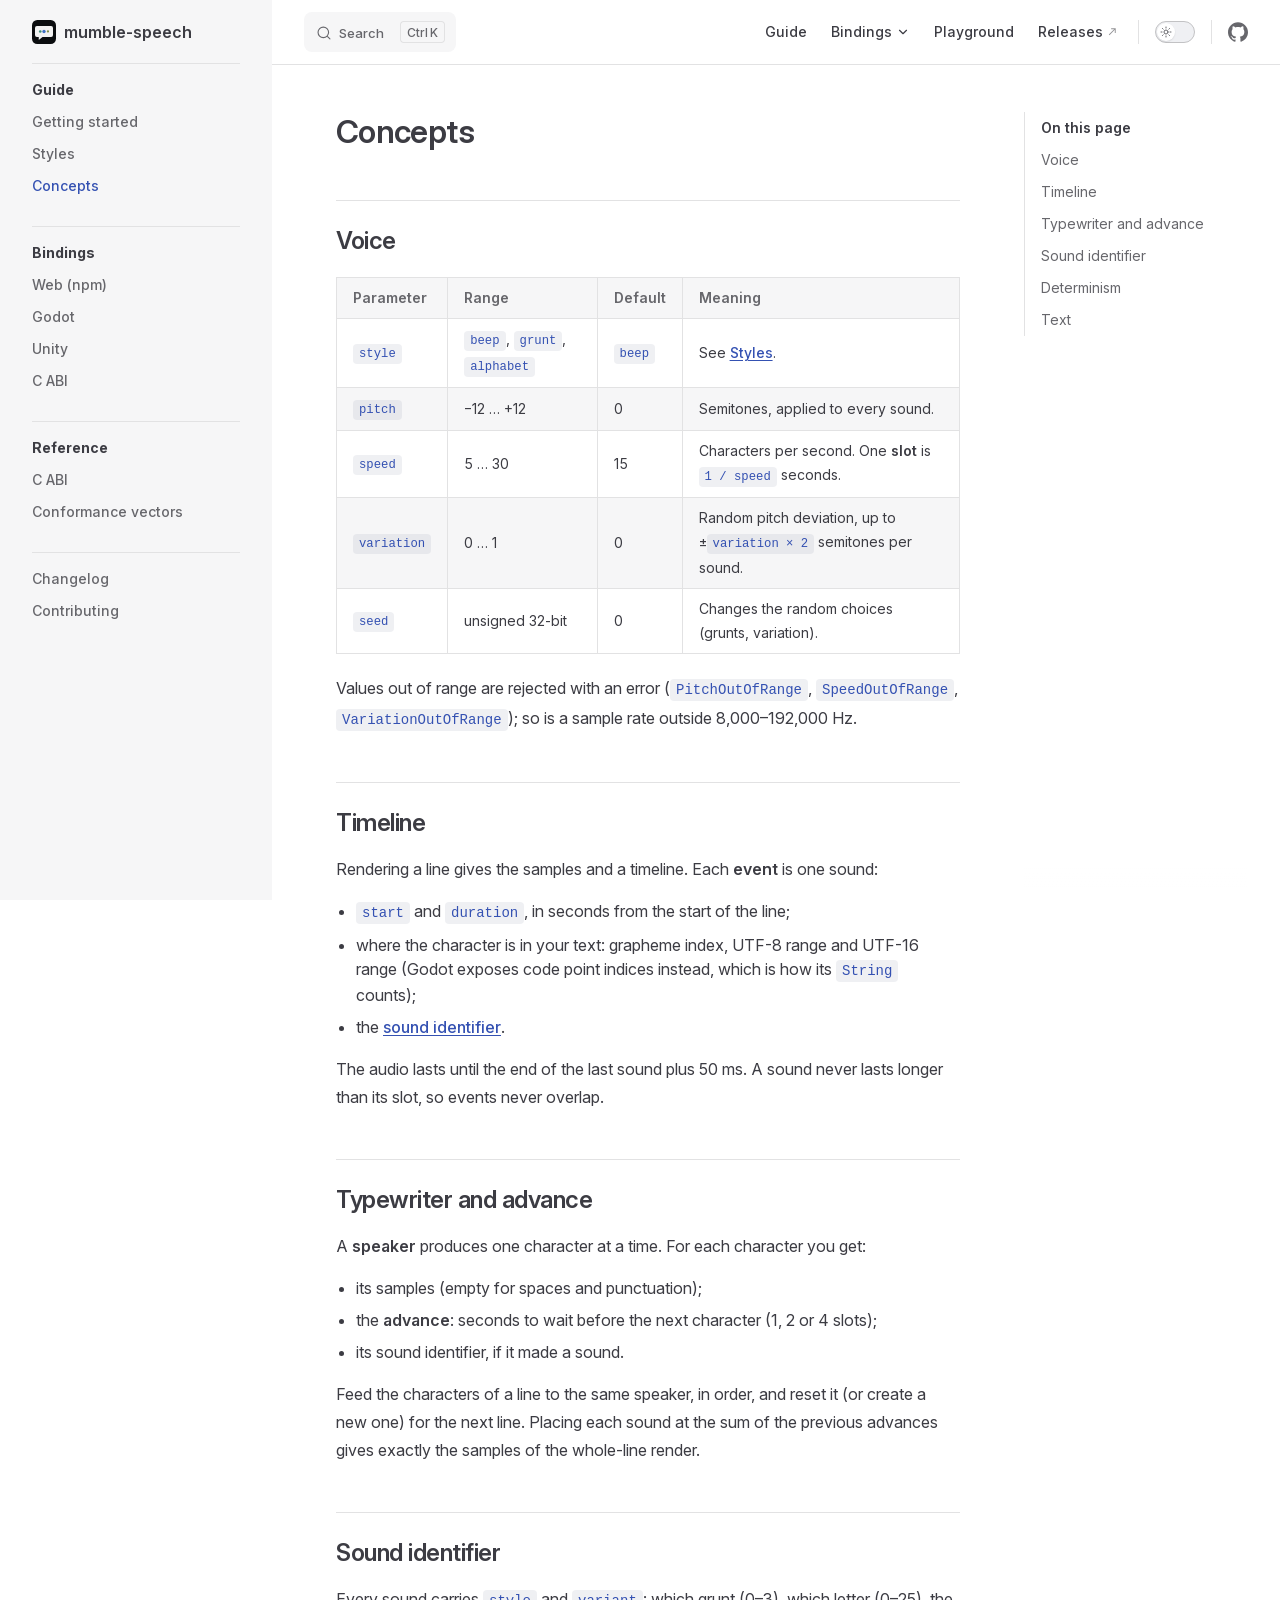
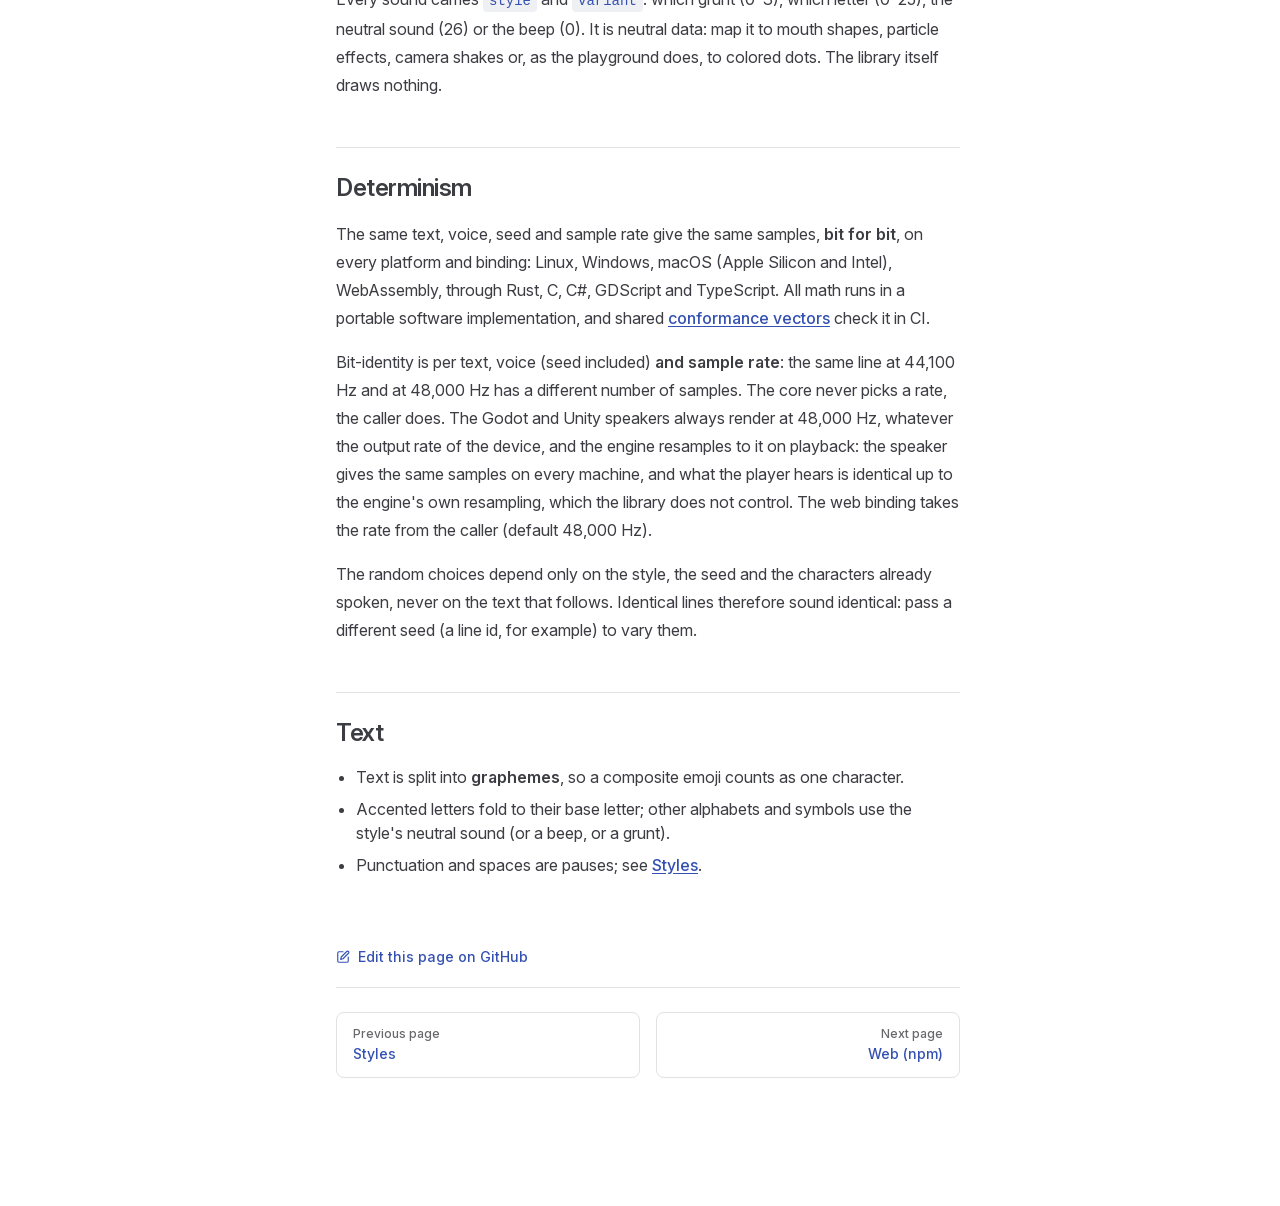
<file: guide/concepts.html>
<!DOCTYPE html>
<html lang="en-US" dir="ltr">
  <head>
    <meta charset="utf-8">
    <meta name="viewport" content="width=device-width,initial-scale=1">
    <title>Concepts | mumble-speech</title>
    <meta name="description" content="Video-game mumble speech generated at runtime, for the web, Godot, Unity and C.">
    <meta name="generator" content="VitePress v1.6.4">
    <link rel="preload stylesheet" href="/assets/style.BhX5jokk.css" as="style">
    <link rel="preload stylesheet" href="/vp-icons.css" as="style">
    
    <script type="module" src="/assets/app.fnzeENiX.js"></script>
    <link rel="preload" href="/assets/inter-roman-latin.Di8DUHzh.woff2" as="font" type="font/woff2" crossorigin="">
    <link rel="modulepreload" href="/assets/chunks/theme.BniZyXw9.js">
    <link rel="modulepreload" href="/assets/chunks/framework.CdvW4CUT.js">
    <link rel="modulepreload" href="/assets/guide_concepts.md.BsPcDGQN.lean.js">
    <link rel="icon" type="image/svg+xml" href="/logo.svg">
    <script id="check-dark-mode">(()=>{const e=localStorage.getItem("vitepress-theme-appearance")||"auto",a=window.matchMedia("(prefers-color-scheme: dark)").matches;(!e||e==="auto"?a:e==="dark")&&document.documentElement.classList.add("dark")})();</script>
    <script id="check-mac-os">document.documentElement.classList.toggle("mac",/Mac|iPhone|iPod|iPad/i.test(navigator.platform));</script>
  </head>
  <body>
    <div id="app"><div class="Layout" data-v-5d98c3a5><!--[--><!--]--><!--[--><span tabindex="-1" data-v-0b0ada53></span><a href="#VPContent" class="VPSkipLink visually-hidden" data-v-0b0ada53>Skip to content</a><!--]--><!----><header class="VPNav" data-v-5d98c3a5 data-v-ae24b3ad><div class="VPNavBar" data-v-ae24b3ad data-v-6aa21345><div class="wrapper" data-v-6aa21345><div class="container" data-v-6aa21345><div class="title" data-v-6aa21345><div class="VPNavBarTitle has-sidebar" data-v-6aa21345 data-v-1168a8e4><a class="title" href="/" data-v-1168a8e4><!--[--><!--]--><!--[--><img class="VPImage logo" src="/logo.svg" alt data-v-8426fc1a><!--]--><span data-v-1168a8e4>mumble-speech</span><!--[--><!--]--></a></div></div><div class="content" data-v-6aa21345><div class="content-body" data-v-6aa21345><!--[--><!--]--><div class="VPNavBarSearch search" data-v-6aa21345><!--[--><!----><div id="local-search"><button type="button" class="DocSearch DocSearch-Button" aria-label="Search"><span class="DocSearch-Button-Container"><span class="vp-icon DocSearch-Search-Icon"></span><span class="DocSearch-Button-Placeholder">Search</span></span><span class="DocSearch-Button-Keys"><kbd class="DocSearch-Button-Key"></kbd><kbd class="DocSearch-Button-Key">K</kbd></span></button></div><!--]--></div><nav aria-labelledby="main-nav-aria-label" class="VPNavBarMenu menu" data-v-6aa21345 data-v-dc692963><span id="main-nav-aria-label" class="visually-hidden" data-v-dc692963> Main Navigation </span><!--[--><!--[--><a class="VPLink link VPNavBarMenuLink" href="/guide/getting-started" tabindex="0" data-v-dc692963 data-v-e56f3d57><!--[--><span data-v-e56f3d57>Guide</span><!--]--></a><!--]--><!--[--><div class="VPFlyout VPNavBarMenuGroup" data-v-dc692963 data-v-cf11d7a2><button type="button" class="button" aria-haspopup="true" aria-expanded="false" data-v-cf11d7a2><span class="text" data-v-cf11d7a2><!----><span data-v-cf11d7a2>Bindings</span><span class="vpi-chevron-down text-icon" data-v-cf11d7a2></span></span></button><div class="menu" data-v-cf11d7a2><div class="VPMenu" data-v-cf11d7a2 data-v-b98bc113><div class="items" data-v-b98bc113><!--[--><!--[--><div class="VPMenuLink" data-v-b98bc113 data-v-35975db6><a class="VPLink link" href="/bindings/web" data-v-35975db6><!--[--><span data-v-35975db6>Web (npm)</span><!--]--></a></div><!--]--><!--[--><div class="VPMenuLink" data-v-b98bc113 data-v-35975db6><a class="VPLink link" href="/bindings/godot" data-v-35975db6><!--[--><span data-v-35975db6>Godot</span><!--]--></a></div><!--]--><!--[--><div class="VPMenuLink" data-v-b98bc113 data-v-35975db6><a class="VPLink link" href="/bindings/unity" data-v-35975db6><!--[--><span data-v-35975db6>Unity</span><!--]--></a></div><!--]--><!--[--><div class="VPMenuLink" data-v-b98bc113 data-v-35975db6><a class="VPLink link" href="/bindings/c" data-v-35975db6><!--[--><span data-v-35975db6>C ABI</span><!--]--></a></div><!--]--><!--]--></div><!--[--><!--]--></div></div></div><!--]--><!--[--><a class="VPLink link VPNavBarMenuLink" href="/playground/" target="_self" tabindex="0" data-v-dc692963 data-v-e56f3d57><!--[--><span data-v-e56f3d57>Playground</span><!--]--></a><!--]--><!--[--><a class="VPLink link vp-external-link-icon VPNavBarMenuLink" href="https://github.com/basteez/mumble-speech/releases" target="_blank" rel="noreferrer" tabindex="0" data-v-dc692963 data-v-e56f3d57><!--[--><span data-v-e56f3d57>Releases</span><!--]--></a><!--]--><!--]--></nav><!----><div class="VPNavBarAppearance appearance" data-v-6aa21345 data-v-6c893767><button class="VPSwitch VPSwitchAppearance" type="button" role="switch" title aria-checked="false" data-v-6c893767 data-v-5337faa4 data-v-1d5665e3><span class="check" data-v-1d5665e3><span class="icon" data-v-1d5665e3><!--[--><span class="vpi-sun sun" data-v-5337faa4></span><span class="vpi-moon moon" data-v-5337faa4></span><!--]--></span></span></button></div><div class="VPSocialLinks VPNavBarSocialLinks social-links" data-v-6aa21345 data-v-0394ad82 data-v-7bc22406><!--[--><a class="VPSocialLink no-icon" href="https://github.com/basteez/mumble-speech" aria-label="github" target="_blank" rel="noopener" data-v-7bc22406 data-v-bd121fe5><span class="vpi-social-github"></span></a><!--]--></div><div class="VPFlyout VPNavBarExtra extra" data-v-6aa21345 data-v-bb2aa2f0 data-v-cf11d7a2><button type="button" class="button" aria-haspopup="true" aria-expanded="false" aria-label="extra navigation" data-v-cf11d7a2><span class="vpi-more-horizontal icon" data-v-cf11d7a2></span></button><div class="menu" data-v-cf11d7a2><div class="VPMenu" data-v-cf11d7a2 data-v-b98bc113><!----><!--[--><!--[--><!----><div class="group" data-v-bb2aa2f0><div class="item appearance" data-v-bb2aa2f0><p class="label" data-v-bb2aa2f0>Appearance</p><div class="appearance-action" data-v-bb2aa2f0><button class="VPSwitch VPSwitchAppearance" type="button" role="switch" title aria-checked="false" data-v-bb2aa2f0 data-v-5337faa4 data-v-1d5665e3><span class="check" data-v-1d5665e3><span class="icon" data-v-1d5665e3><!--[--><span class="vpi-sun sun" data-v-5337faa4></span><span class="vpi-moon moon" data-v-5337faa4></span><!--]--></span></span></button></div></div></div><div class="group" data-v-bb2aa2f0><div class="item social-links" data-v-bb2aa2f0><div class="VPSocialLinks social-links-list" data-v-bb2aa2f0 data-v-7bc22406><!--[--><a class="VPSocialLink no-icon" href="https://github.com/basteez/mumble-speech" aria-label="github" target="_blank" rel="noopener" data-v-7bc22406 data-v-bd121fe5><span class="vpi-social-github"></span></a><!--]--></div></div></div><!--]--><!--]--></div></div></div><!--[--><!--]--><button type="button" class="VPNavBarHamburger hamburger" aria-label="mobile navigation" aria-expanded="false" aria-controls="VPNavScreen" data-v-6aa21345 data-v-e5dd9c1c><span class="container" data-v-e5dd9c1c><span class="top" data-v-e5dd9c1c></span><span class="middle" data-v-e5dd9c1c></span><span class="bottom" data-v-e5dd9c1c></span></span></button></div></div></div></div><div class="divider" data-v-6aa21345><div class="divider-line" data-v-6aa21345></div></div></div><!----></header><div class="VPLocalNav has-sidebar empty" data-v-5d98c3a5 data-v-a6f0e41e><div class="container" data-v-a6f0e41e><button class="menu" aria-expanded="false" aria-controls="VPSidebarNav" data-v-a6f0e41e><span class="vpi-align-left menu-icon" data-v-a6f0e41e></span><span class="menu-text" data-v-a6f0e41e>Menu</span></button><div class="VPLocalNavOutlineDropdown" style="--vp-vh:0px;" data-v-a6f0e41e data-v-8a42e2b4><button data-v-8a42e2b4>Return to top</button><!----></div></div></div><aside class="VPSidebar" data-v-5d98c3a5 data-v-319d5ca6><div class="curtain" data-v-319d5ca6></div><nav class="nav" id="VPSidebarNav" aria-labelledby="sidebar-aria-label" tabindex="-1" data-v-319d5ca6><span class="visually-hidden" id="sidebar-aria-label" data-v-319d5ca6> Sidebar Navigation </span><!--[--><!--]--><!--[--><div class="no-transition group" data-v-c40bc020><section class="VPSidebarItem level-0 has-active" data-v-c40bc020 data-v-b3fd67f8><div class="item" role="button" tabindex="0" data-v-b3fd67f8><div class="indicator" data-v-b3fd67f8></div><h2 class="text" data-v-b3fd67f8>Guide</h2><!----></div><div class="items" data-v-b3fd67f8><!--[--><div class="VPSidebarItem level-1 is-link" data-v-b3fd67f8><div class="item" data-v-b3fd67f8><div class="indicator" data-v-b3fd67f8></div><a class="VPLink link link" href="/guide/getting-started" data-v-b3fd67f8><!--[--><p class="text" data-v-b3fd67f8>Getting started</p><!--]--></a><!----></div><!----></div><div class="VPSidebarItem level-1 is-link" data-v-b3fd67f8><div class="item" data-v-b3fd67f8><div class="indicator" data-v-b3fd67f8></div><a class="VPLink link link" href="/guide/styles" data-v-b3fd67f8><!--[--><p class="text" data-v-b3fd67f8>Styles</p><!--]--></a><!----></div><!----></div><div class="VPSidebarItem level-1 is-link" data-v-b3fd67f8><div class="item" data-v-b3fd67f8><div class="indicator" data-v-b3fd67f8></div><a class="VPLink link link" href="/guide/concepts" data-v-b3fd67f8><!--[--><p class="text" data-v-b3fd67f8>Concepts</p><!--]--></a><!----></div><!----></div><!--]--></div></section></div><div class="no-transition group" data-v-c40bc020><section class="VPSidebarItem level-0" data-v-c40bc020 data-v-b3fd67f8><div class="item" role="button" tabindex="0" data-v-b3fd67f8><div class="indicator" data-v-b3fd67f8></div><h2 class="text" data-v-b3fd67f8>Bindings</h2><!----></div><div class="items" data-v-b3fd67f8><!--[--><div class="VPSidebarItem level-1 is-link" data-v-b3fd67f8><div class="item" data-v-b3fd67f8><div class="indicator" data-v-b3fd67f8></div><a class="VPLink link link" href="/bindings/web" data-v-b3fd67f8><!--[--><p class="text" data-v-b3fd67f8>Web (npm)</p><!--]--></a><!----></div><!----></div><div class="VPSidebarItem level-1 is-link" data-v-b3fd67f8><div class="item" data-v-b3fd67f8><div class="indicator" data-v-b3fd67f8></div><a class="VPLink link link" href="/bindings/godot" data-v-b3fd67f8><!--[--><p class="text" data-v-b3fd67f8>Godot</p><!--]--></a><!----></div><!----></div><div class="VPSidebarItem level-1 is-link" data-v-b3fd67f8><div class="item" data-v-b3fd67f8><div class="indicator" data-v-b3fd67f8></div><a class="VPLink link link" href="/bindings/unity" data-v-b3fd67f8><!--[--><p class="text" data-v-b3fd67f8>Unity</p><!--]--></a><!----></div><!----></div><div class="VPSidebarItem level-1 is-link" data-v-b3fd67f8><div class="item" data-v-b3fd67f8><div class="indicator" data-v-b3fd67f8></div><a class="VPLink link link" href="/bindings/c" data-v-b3fd67f8><!--[--><p class="text" data-v-b3fd67f8>C ABI</p><!--]--></a><!----></div><!----></div><!--]--></div></section></div><div class="no-transition group" data-v-c40bc020><section class="VPSidebarItem level-0" data-v-c40bc020 data-v-b3fd67f8><div class="item" role="button" tabindex="0" data-v-b3fd67f8><div class="indicator" data-v-b3fd67f8></div><h2 class="text" data-v-b3fd67f8>Reference</h2><!----></div><div class="items" data-v-b3fd67f8><!--[--><div class="VPSidebarItem level-1 is-link" data-v-b3fd67f8><div class="item" data-v-b3fd67f8><div class="indicator" data-v-b3fd67f8></div><a class="VPLink link link" href="/reference/c-abi" data-v-b3fd67f8><!--[--><p class="text" data-v-b3fd67f8>C ABI</p><!--]--></a><!----></div><!----></div><div class="VPSidebarItem level-1 is-link" data-v-b3fd67f8><div class="item" data-v-b3fd67f8><div class="indicator" data-v-b3fd67f8></div><a class="VPLink link link" href="/reference/conformance" data-v-b3fd67f8><!--[--><p class="text" data-v-b3fd67f8>Conformance vectors</p><!--]--></a><!----></div><!----></div><!--]--></div></section></div><div class="no-transition group" data-v-c40bc020><section class="VPSidebarItem level-0" data-v-c40bc020 data-v-b3fd67f8><!----><div class="items" data-v-b3fd67f8><!--[--><div class="VPSidebarItem level-1 is-link" data-v-b3fd67f8><div class="item" data-v-b3fd67f8><div class="indicator" data-v-b3fd67f8></div><a class="VPLink link link" href="/changelog" data-v-b3fd67f8><!--[--><p class="text" data-v-b3fd67f8>Changelog</p><!--]--></a><!----></div><!----></div><div class="VPSidebarItem level-1 is-link" data-v-b3fd67f8><div class="item" data-v-b3fd67f8><div class="indicator" data-v-b3fd67f8></div><a class="VPLink link link" href="/contributing" data-v-b3fd67f8><!--[--><p class="text" data-v-b3fd67f8>Contributing</p><!--]--></a><!----></div><!----></div><!--]--></div></section></div><!--]--><!--[--><!--]--></nav></aside><div class="VPContent has-sidebar" id="VPContent" data-v-5d98c3a5 data-v-1428d186><div class="VPDoc has-sidebar has-aside" data-v-1428d186 data-v-39a288b8><!--[--><!--]--><div class="container" data-v-39a288b8><div class="aside" data-v-39a288b8><div class="aside-curtain" data-v-39a288b8></div><div class="aside-container" data-v-39a288b8><div class="aside-content" data-v-39a288b8><div class="VPDocAside" data-v-39a288b8 data-v-3f215769><!--[--><!--]--><!--[--><!--]--><nav aria-labelledby="doc-outline-aria-label" class="VPDocAsideOutline" data-v-3f215769 data-v-a5bbad30><div class="content" data-v-a5bbad30><div class="outline-marker" data-v-a5bbad30></div><div aria-level="2" class="outline-title" id="doc-outline-aria-label" role="heading" data-v-a5bbad30>On this page</div><ul class="VPDocOutlineItem root" data-v-a5bbad30 data-v-b933a997><!--[--><!--]--></ul></div></nav><!--[--><!--]--><div class="spacer" data-v-3f215769></div><!--[--><!--]--><!----><!--[--><!--]--><!--[--><!--]--></div></div></div></div><div class="content" data-v-39a288b8><div class="content-container" data-v-39a288b8><!--[--><!--]--><main class="main" data-v-39a288b8><div style="position:relative;" class="vp-doc _guide_concepts" data-v-39a288b8><div><h1 id="concepts" tabindex="-1">Concepts <a class="header-anchor" href="#concepts" aria-label="Permalink to &quot;Concepts&quot;">​</a></h1><h2 id="voice" tabindex="-1">Voice <a class="header-anchor" href="#voice" aria-label="Permalink to &quot;Voice&quot;">​</a></h2><table tabindex="0"><thead><tr><th>Parameter</th><th>Range</th><th>Default</th><th>Meaning</th></tr></thead><tbody><tr><td><code>style</code></td><td><code>beep</code>, <code>grunt</code>, <code>alphabet</code></td><td><code>beep</code></td><td>See <a href="./styles">Styles</a>.</td></tr><tr><td><code>pitch</code></td><td>−12 … +12</td><td>0</td><td>Semitones, applied to every sound.</td></tr><tr><td><code>speed</code></td><td>5 … 30</td><td>15</td><td>Characters per second. One <strong>slot</strong> is <code>1 / speed</code> seconds.</td></tr><tr><td><code>variation</code></td><td>0 … 1</td><td>0</td><td>Random pitch deviation, up to ±<code>variation × 2</code> semitones per sound.</td></tr><tr><td><code>seed</code></td><td>unsigned 32-bit</td><td>0</td><td>Changes the random choices (grunts, variation).</td></tr></tbody></table><p>Values out of range are rejected with an error (<code>PitchOutOfRange</code>, <code>SpeedOutOfRange</code>, <code>VariationOutOfRange</code>); so is a sample rate outside 8,000–192,000 Hz.</p><h2 id="timeline" tabindex="-1">Timeline <a class="header-anchor" href="#timeline" aria-label="Permalink to &quot;Timeline&quot;">​</a></h2><p>Rendering a line gives the samples and a timeline. Each <strong>event</strong> is one sound:</p><ul><li><code>start</code> and <code>duration</code>, in seconds from the start of the line;</li><li>where the character is in your text: grapheme index, UTF-8 range and UTF-16 range (Godot exposes code point indices instead, which is how its <code>String</code> counts);</li><li>the <a href="#sound-identifier">sound identifier</a>.</li></ul><p>The audio lasts until the end of the last sound plus 50 ms. A sound never lasts longer than its slot, so events never overlap.</p><h2 id="typewriter-and-advance" tabindex="-1">Typewriter and advance <a class="header-anchor" href="#typewriter-and-advance" aria-label="Permalink to &quot;Typewriter and advance&quot;">​</a></h2><p>A <strong>speaker</strong> produces one character at a time. For each character you get:</p><ul><li>its samples (empty for spaces and punctuation);</li><li>the <strong>advance</strong>: seconds to wait before the next character (1, 2 or 4 slots);</li><li>its sound identifier, if it made a sound.</li></ul><p>Feed the characters of a line to the same speaker, in order, and reset it (or create a new one) for the next line. Placing each sound at the sum of the previous advances gives exactly the samples of the whole-line render.</p><h2 id="sound-identifier" tabindex="-1">Sound identifier <a class="header-anchor" href="#sound-identifier" aria-label="Permalink to &quot;Sound identifier&quot;">​</a></h2><p>Every sound carries <code>style</code> and <code>variant</code>: which grunt (0–3), which letter (0–25), the neutral sound (26) or the beep (0). It is neutral data: map it to mouth shapes, particle effects, camera shakes or, as the playground does, to colored dots. The library itself draws nothing.</p><h2 id="determinism" tabindex="-1">Determinism <a class="header-anchor" href="#determinism" aria-label="Permalink to &quot;Determinism&quot;">​</a></h2><p>The same text, voice, seed and sample rate give the same samples, <strong>bit for bit</strong>, on every platform and binding: Linux, Windows, macOS (Apple Silicon and Intel), WebAssembly, through Rust, C, C#, GDScript and TypeScript. All math runs in a portable software implementation, and shared <a href="/reference/conformance">conformance vectors</a> check it in CI.</p><p>Bit-identity is per text, voice (seed included) <strong>and sample rate</strong>: the same line at 44,100 Hz and at 48,000 Hz has a different number of samples. The core never picks a rate, the caller does. The Godot and Unity speakers always render at 48,000 Hz, whatever the output rate of the device, and the engine resamples to it on playback: the speaker gives the same samples on every machine, and what the player hears is identical up to the engine&#39;s own resampling, which the library does not control. The web binding takes the rate from the caller (default 48,000 Hz).</p><p>The random choices depend only on the style, the seed and the characters already spoken, never on the text that follows. Identical lines therefore sound identical: pass a different seed (a line id, for example) to vary them.</p><h2 id="text" tabindex="-1">Text <a class="header-anchor" href="#text" aria-label="Permalink to &quot;Text&quot;">​</a></h2><ul><li>Text is split into <strong>graphemes</strong>, so a composite emoji counts as one character.</li><li>Accented letters fold to their base letter; other alphabets and symbols use the style&#39;s neutral sound (or a beep, or a grunt).</li><li>Punctuation and spaces are pauses; see <a href="./styles#pauses">Styles</a>.</li></ul></div></div></main><footer class="VPDocFooter" data-v-39a288b8 data-v-e257564d><!--[--><!--]--><div class="edit-info" data-v-e257564d><div class="edit-link" data-v-e257564d><a class="VPLink link vp-external-link-icon no-icon edit-link-button" href="https://github.com/basteez/mumble-speech/edit/main/docs/guide/concepts.md" target="_blank" rel="noreferrer" data-v-e257564d><!--[--><span class="vpi-square-pen edit-link-icon" data-v-e257564d></span> Edit this page on GitHub<!--]--></a></div><!----></div><nav class="prev-next" aria-labelledby="doc-footer-aria-label" data-v-e257564d><span class="visually-hidden" id="doc-footer-aria-label" data-v-e257564d>Pager</span><div class="pager" data-v-e257564d><a class="VPLink link pager-link prev" href="/guide/styles" data-v-e257564d><!--[--><span class="desc" data-v-e257564d>Previous page</span><span class="title" data-v-e257564d>Styles</span><!--]--></a></div><div class="pager" data-v-e257564d><a class="VPLink link pager-link next" href="/bindings/web" data-v-e257564d><!--[--><span class="desc" data-v-e257564d>Next page</span><span class="title" data-v-e257564d>Web (npm)</span><!--]--></a></div></nav></footer><!--[--><!--]--></div></div></div><!--[--><!--]--></div></div><footer class="VPFooter has-sidebar" data-v-5d98c3a5 data-v-e315a0ad><div class="container" data-v-e315a0ad><p class="message" data-v-e315a0ad>Dual-licensed under MIT or Apache-2.0.</p><!----></div></footer><!--[--><!--]--></div></div>
    <script>window.__VP_HASH_MAP__=JSON.parse("{\"bindings_c.md\":\"CvdzR3jt\",\"bindings_godot.md\":\"6AbujX-C\",\"bindings_unity.md\":\"Cgzj0g5W\",\"bindings_web.md\":\"CWLzriMP\",\"changelog.md\":\"CYrMnuet\",\"contributing.md\":\"CZdMb4Yt\",\"guide_concepts.md\":\"BsPcDGQN\",\"guide_getting-started.md\":\"BjMsiD97\",\"guide_styles.md\":\"BpWknmDv\",\"index.md\":\"BIPw6hRf\",\"reference_c-abi.md\":\"tze1Avv9\",\"reference_conformance.md\":\"BkOyZZus\"}");window.__VP_SITE_DATA__=JSON.parse("{\"lang\":\"en-US\",\"dir\":\"ltr\",\"title\":\"mumble-speech\",\"description\":\"Video-game mumble speech generated at runtime, for the web, Godot, Unity and C.\",\"base\":\"/\",\"head\":[],\"router\":{\"prefetchLinks\":true},\"appearance\":true,\"themeConfig\":{\"logo\":\"/logo.svg\",\"nav\":[{\"text\":\"Guide\",\"link\":\"/guide/getting-started\"},{\"text\":\"Bindings\",\"items\":[{\"text\":\"Web (npm)\",\"link\":\"/bindings/web\"},{\"text\":\"Godot\",\"link\":\"/bindings/godot\"},{\"text\":\"Unity\",\"link\":\"/bindings/unity\"},{\"text\":\"C ABI\",\"link\":\"/bindings/c\"}]},{\"text\":\"Playground\",\"link\":\"/playground/\",\"target\":\"_self\"},{\"text\":\"Releases\",\"link\":\"https://github.com/basteez/mumble-speech/releases\"}],\"sidebar\":[{\"text\":\"Guide\",\"items\":[{\"text\":\"Getting started\",\"link\":\"/guide/getting-started\"},{\"text\":\"Styles\",\"link\":\"/guide/styles\"},{\"text\":\"Concepts\",\"link\":\"/guide/concepts\"}]},{\"text\":\"Bindings\",\"items\":[{\"text\":\"Web (npm)\",\"link\":\"/bindings/web\"},{\"text\":\"Godot\",\"link\":\"/bindings/godot\"},{\"text\":\"Unity\",\"link\":\"/bindings/unity\"},{\"text\":\"C ABI\",\"link\":\"/bindings/c\"}]},{\"text\":\"Reference\",\"items\":[{\"text\":\"C ABI\",\"link\":\"/reference/c-abi\"},{\"text\":\"Conformance vectors\",\"link\":\"/reference/conformance\"}]},{\"text\":\"Changelog\",\"link\":\"/changelog\"},{\"text\":\"Contributing\",\"link\":\"/contributing\"}],\"socialLinks\":[{\"icon\":\"github\",\"link\":\"https://github.com/basteez/mumble-speech\"}],\"search\":{\"provider\":\"local\"},\"editLink\":{\"pattern\":\"https://github.com/basteez/mumble-speech/edit/main/docs/:path\",\"text\":\"Edit this page on GitHub\"},\"footer\":{\"message\":\"Dual-licensed under MIT or Apache-2.0.\"}},\"locales\":{},\"scrollOffset\":134,\"cleanUrls\":true}");</script>
    
  </body>
</html>
</file>
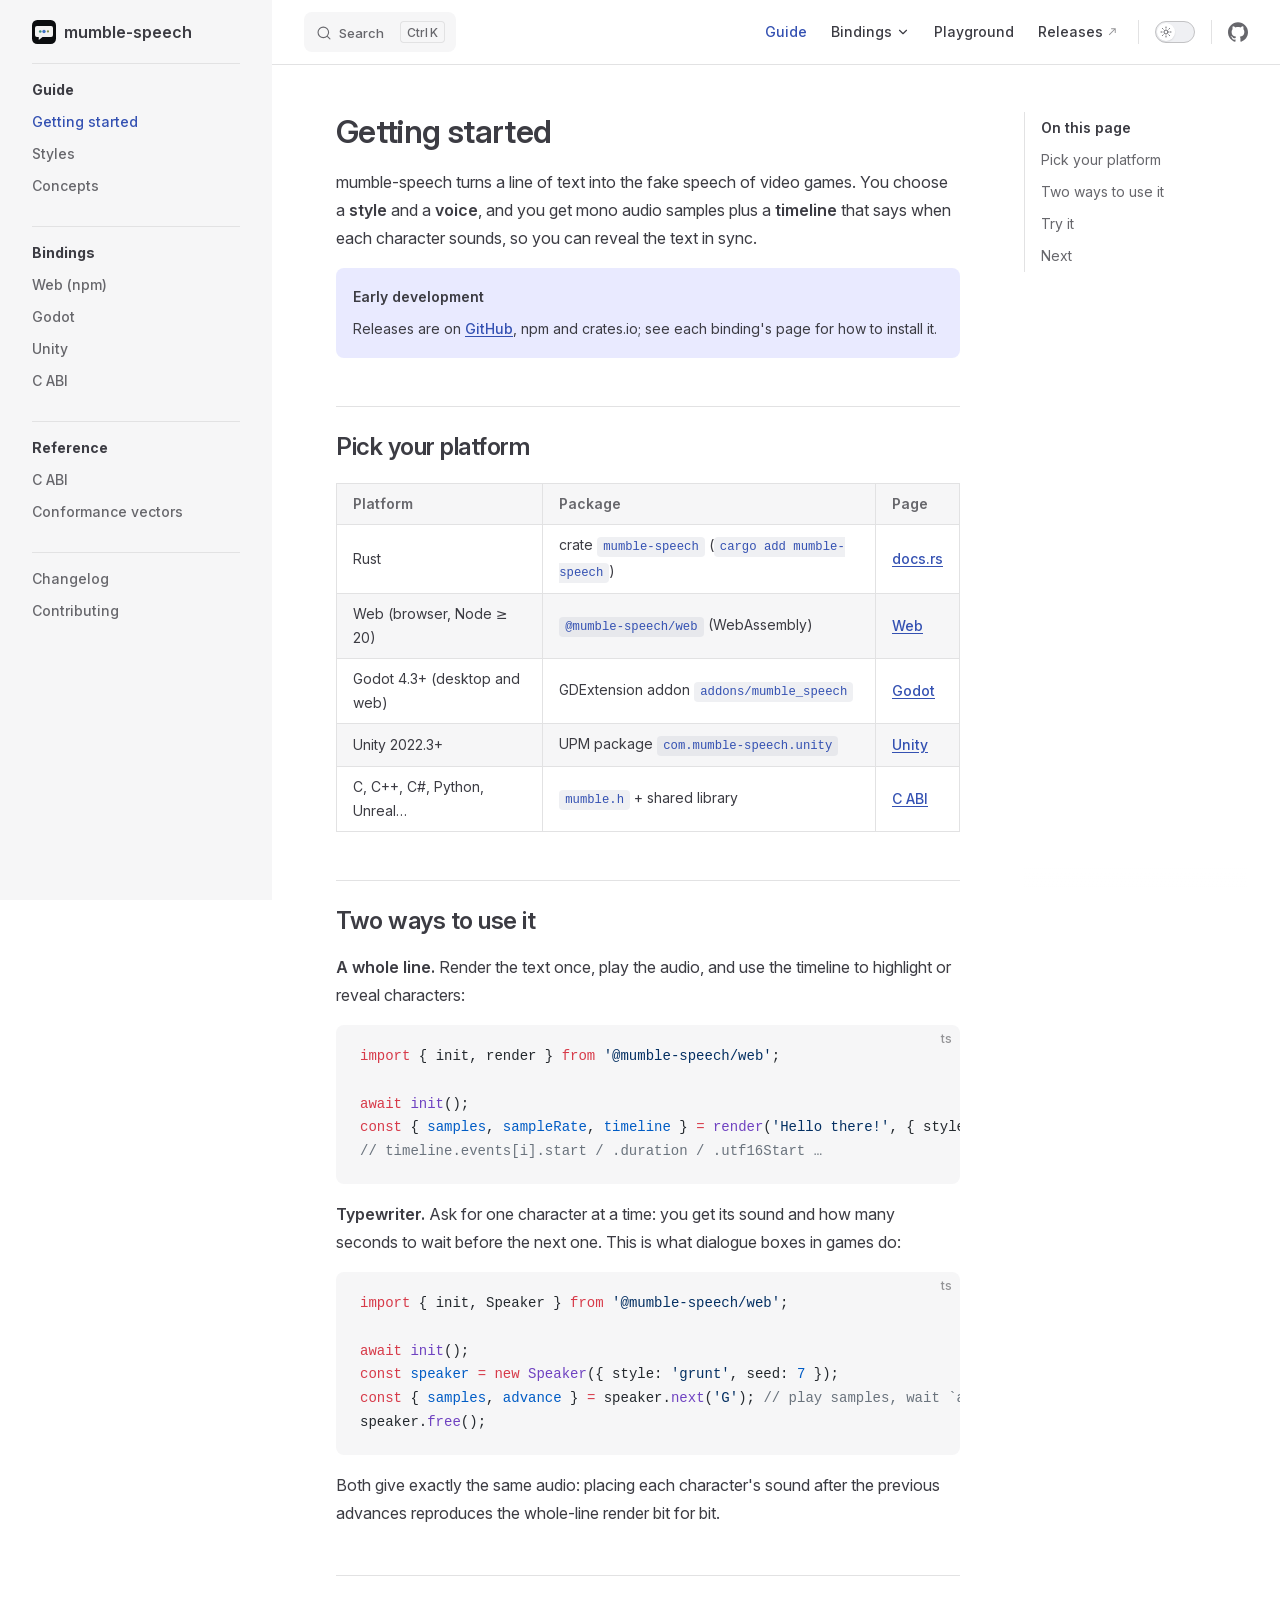
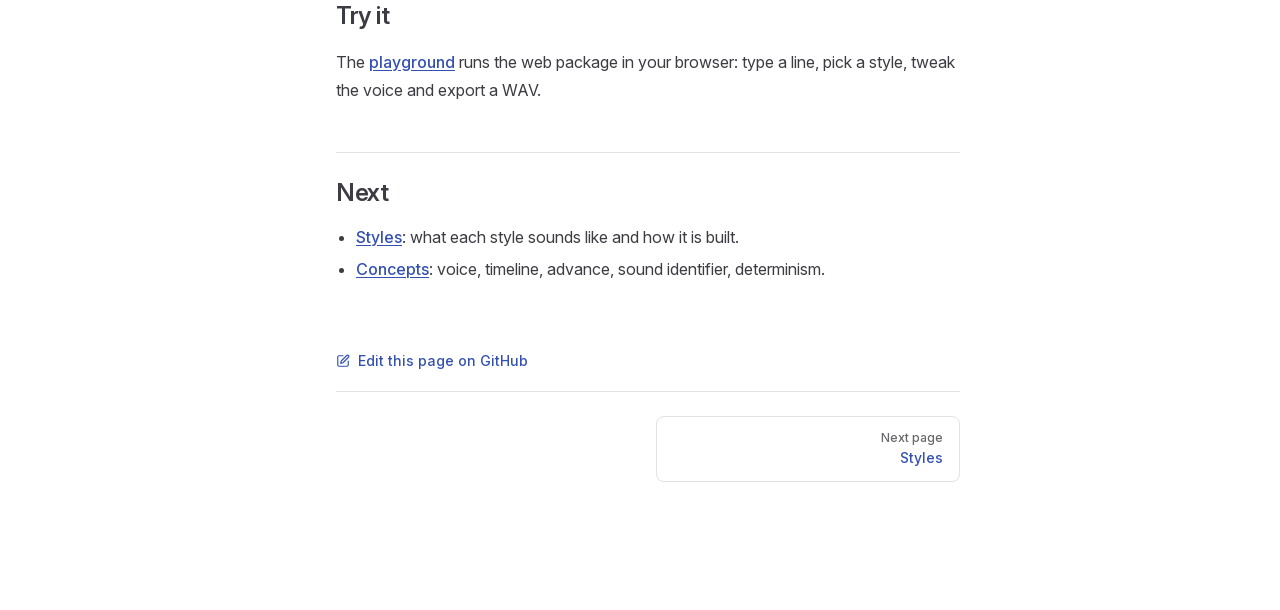
<file: guide/getting-started.html>
<!DOCTYPE html>
<html lang="en-US" dir="ltr">
  <head>
    <meta charset="utf-8">
    <meta name="viewport" content="width=device-width,initial-scale=1">
    <title>Getting started | mumble-speech</title>
    <meta name="description" content="Video-game mumble speech generated at runtime, for the web, Godot, Unity and C.">
    <meta name="generator" content="VitePress v1.6.4">
    <link rel="preload stylesheet" href="/assets/style.BhX5jokk.css" as="style">
    <link rel="preload stylesheet" href="/vp-icons.css" as="style">
    
    <script type="module" src="/assets/app.fnzeENiX.js"></script>
    <link rel="preload" href="/assets/inter-roman-latin.Di8DUHzh.woff2" as="font" type="font/woff2" crossorigin="">
    <link rel="modulepreload" href="/assets/chunks/theme.BniZyXw9.js">
    <link rel="modulepreload" href="/assets/chunks/framework.CdvW4CUT.js">
    <link rel="modulepreload" href="/assets/guide_getting-started.md.BjMsiD97.lean.js">
    <link rel="icon" type="image/svg+xml" href="/logo.svg">
    <script id="check-dark-mode">(()=>{const e=localStorage.getItem("vitepress-theme-appearance")||"auto",a=window.matchMedia("(prefers-color-scheme: dark)").matches;(!e||e==="auto"?a:e==="dark")&&document.documentElement.classList.add("dark")})();</script>
    <script id="check-mac-os">document.documentElement.classList.toggle("mac",/Mac|iPhone|iPod|iPad/i.test(navigator.platform));</script>
  </head>
  <body>
    <div id="app"><div class="Layout" data-v-5d98c3a5><!--[--><!--]--><!--[--><span tabindex="-1" data-v-0b0ada53></span><a href="#VPContent" class="VPSkipLink visually-hidden" data-v-0b0ada53>Skip to content</a><!--]--><!----><header class="VPNav" data-v-5d98c3a5 data-v-ae24b3ad><div class="VPNavBar" data-v-ae24b3ad data-v-6aa21345><div class="wrapper" data-v-6aa21345><div class="container" data-v-6aa21345><div class="title" data-v-6aa21345><div class="VPNavBarTitle has-sidebar" data-v-6aa21345 data-v-1168a8e4><a class="title" href="/" data-v-1168a8e4><!--[--><!--]--><!--[--><img class="VPImage logo" src="/logo.svg" alt data-v-8426fc1a><!--]--><span data-v-1168a8e4>mumble-speech</span><!--[--><!--]--></a></div></div><div class="content" data-v-6aa21345><div class="content-body" data-v-6aa21345><!--[--><!--]--><div class="VPNavBarSearch search" data-v-6aa21345><!--[--><!----><div id="local-search"><button type="button" class="DocSearch DocSearch-Button" aria-label="Search"><span class="DocSearch-Button-Container"><span class="vp-icon DocSearch-Search-Icon"></span><span class="DocSearch-Button-Placeholder">Search</span></span><span class="DocSearch-Button-Keys"><kbd class="DocSearch-Button-Key"></kbd><kbd class="DocSearch-Button-Key">K</kbd></span></button></div><!--]--></div><nav aria-labelledby="main-nav-aria-label" class="VPNavBarMenu menu" data-v-6aa21345 data-v-dc692963><span id="main-nav-aria-label" class="visually-hidden" data-v-dc692963> Main Navigation </span><!--[--><!--[--><a class="VPLink link VPNavBarMenuLink active" href="/guide/getting-started" tabindex="0" data-v-dc692963 data-v-e56f3d57><!--[--><span data-v-e56f3d57>Guide</span><!--]--></a><!--]--><!--[--><div class="VPFlyout VPNavBarMenuGroup" data-v-dc692963 data-v-cf11d7a2><button type="button" class="button" aria-haspopup="true" aria-expanded="false" data-v-cf11d7a2><span class="text" data-v-cf11d7a2><!----><span data-v-cf11d7a2>Bindings</span><span class="vpi-chevron-down text-icon" data-v-cf11d7a2></span></span></button><div class="menu" data-v-cf11d7a2><div class="VPMenu" data-v-cf11d7a2 data-v-b98bc113><div class="items" data-v-b98bc113><!--[--><!--[--><div class="VPMenuLink" data-v-b98bc113 data-v-35975db6><a class="VPLink link" href="/bindings/web" data-v-35975db6><!--[--><span data-v-35975db6>Web (npm)</span><!--]--></a></div><!--]--><!--[--><div class="VPMenuLink" data-v-b98bc113 data-v-35975db6><a class="VPLink link" href="/bindings/godot" data-v-35975db6><!--[--><span data-v-35975db6>Godot</span><!--]--></a></div><!--]--><!--[--><div class="VPMenuLink" data-v-b98bc113 data-v-35975db6><a class="VPLink link" href="/bindings/unity" data-v-35975db6><!--[--><span data-v-35975db6>Unity</span><!--]--></a></div><!--]--><!--[--><div class="VPMenuLink" data-v-b98bc113 data-v-35975db6><a class="VPLink link" href="/bindings/c" data-v-35975db6><!--[--><span data-v-35975db6>C ABI</span><!--]--></a></div><!--]--><!--]--></div><!--[--><!--]--></div></div></div><!--]--><!--[--><a class="VPLink link VPNavBarMenuLink" href="/playground/" target="_self" tabindex="0" data-v-dc692963 data-v-e56f3d57><!--[--><span data-v-e56f3d57>Playground</span><!--]--></a><!--]--><!--[--><a class="VPLink link vp-external-link-icon VPNavBarMenuLink" href="https://github.com/basteez/mumble-speech/releases" target="_blank" rel="noreferrer" tabindex="0" data-v-dc692963 data-v-e56f3d57><!--[--><span data-v-e56f3d57>Releases</span><!--]--></a><!--]--><!--]--></nav><!----><div class="VPNavBarAppearance appearance" data-v-6aa21345 data-v-6c893767><button class="VPSwitch VPSwitchAppearance" type="button" role="switch" title aria-checked="false" data-v-6c893767 data-v-5337faa4 data-v-1d5665e3><span class="check" data-v-1d5665e3><span class="icon" data-v-1d5665e3><!--[--><span class="vpi-sun sun" data-v-5337faa4></span><span class="vpi-moon moon" data-v-5337faa4></span><!--]--></span></span></button></div><div class="VPSocialLinks VPNavBarSocialLinks social-links" data-v-6aa21345 data-v-0394ad82 data-v-7bc22406><!--[--><a class="VPSocialLink no-icon" href="https://github.com/basteez/mumble-speech" aria-label="github" target="_blank" rel="noopener" data-v-7bc22406 data-v-bd121fe5><span class="vpi-social-github"></span></a><!--]--></div><div class="VPFlyout VPNavBarExtra extra" data-v-6aa21345 data-v-bb2aa2f0 data-v-cf11d7a2><button type="button" class="button" aria-haspopup="true" aria-expanded="false" aria-label="extra navigation" data-v-cf11d7a2><span class="vpi-more-horizontal icon" data-v-cf11d7a2></span></button><div class="menu" data-v-cf11d7a2><div class="VPMenu" data-v-cf11d7a2 data-v-b98bc113><!----><!--[--><!--[--><!----><div class="group" data-v-bb2aa2f0><div class="item appearance" data-v-bb2aa2f0><p class="label" data-v-bb2aa2f0>Appearance</p><div class="appearance-action" data-v-bb2aa2f0><button class="VPSwitch VPSwitchAppearance" type="button" role="switch" title aria-checked="false" data-v-bb2aa2f0 data-v-5337faa4 data-v-1d5665e3><span class="check" data-v-1d5665e3><span class="icon" data-v-1d5665e3><!--[--><span class="vpi-sun sun" data-v-5337faa4></span><span class="vpi-moon moon" data-v-5337faa4></span><!--]--></span></span></button></div></div></div><div class="group" data-v-bb2aa2f0><div class="item social-links" data-v-bb2aa2f0><div class="VPSocialLinks social-links-list" data-v-bb2aa2f0 data-v-7bc22406><!--[--><a class="VPSocialLink no-icon" href="https://github.com/basteez/mumble-speech" aria-label="github" target="_blank" rel="noopener" data-v-7bc22406 data-v-bd121fe5><span class="vpi-social-github"></span></a><!--]--></div></div></div><!--]--><!--]--></div></div></div><!--[--><!--]--><button type="button" class="VPNavBarHamburger hamburger" aria-label="mobile navigation" aria-expanded="false" aria-controls="VPNavScreen" data-v-6aa21345 data-v-e5dd9c1c><span class="container" data-v-e5dd9c1c><span class="top" data-v-e5dd9c1c></span><span class="middle" data-v-e5dd9c1c></span><span class="bottom" data-v-e5dd9c1c></span></span></button></div></div></div></div><div class="divider" data-v-6aa21345><div class="divider-line" data-v-6aa21345></div></div></div><!----></header><div class="VPLocalNav has-sidebar empty" data-v-5d98c3a5 data-v-a6f0e41e><div class="container" data-v-a6f0e41e><button class="menu" aria-expanded="false" aria-controls="VPSidebarNav" data-v-a6f0e41e><span class="vpi-align-left menu-icon" data-v-a6f0e41e></span><span class="menu-text" data-v-a6f0e41e>Menu</span></button><div class="VPLocalNavOutlineDropdown" style="--vp-vh:0px;" data-v-a6f0e41e data-v-8a42e2b4><button data-v-8a42e2b4>Return to top</button><!----></div></div></div><aside class="VPSidebar" data-v-5d98c3a5 data-v-319d5ca6><div class="curtain" data-v-319d5ca6></div><nav class="nav" id="VPSidebarNav" aria-labelledby="sidebar-aria-label" tabindex="-1" data-v-319d5ca6><span class="visually-hidden" id="sidebar-aria-label" data-v-319d5ca6> Sidebar Navigation </span><!--[--><!--]--><!--[--><div class="no-transition group" data-v-c40bc020><section class="VPSidebarItem level-0 has-active" data-v-c40bc020 data-v-b3fd67f8><div class="item" role="button" tabindex="0" data-v-b3fd67f8><div class="indicator" data-v-b3fd67f8></div><h2 class="text" data-v-b3fd67f8>Guide</h2><!----></div><div class="items" data-v-b3fd67f8><!--[--><div class="VPSidebarItem level-1 is-link" data-v-b3fd67f8><div class="item" data-v-b3fd67f8><div class="indicator" data-v-b3fd67f8></div><a class="VPLink link link" href="/guide/getting-started" data-v-b3fd67f8><!--[--><p class="text" data-v-b3fd67f8>Getting started</p><!--]--></a><!----></div><!----></div><div class="VPSidebarItem level-1 is-link" data-v-b3fd67f8><div class="item" data-v-b3fd67f8><div class="indicator" data-v-b3fd67f8></div><a class="VPLink link link" href="/guide/styles" data-v-b3fd67f8><!--[--><p class="text" data-v-b3fd67f8>Styles</p><!--]--></a><!----></div><!----></div><div class="VPSidebarItem level-1 is-link" data-v-b3fd67f8><div class="item" data-v-b3fd67f8><div class="indicator" data-v-b3fd67f8></div><a class="VPLink link link" href="/guide/concepts" data-v-b3fd67f8><!--[--><p class="text" data-v-b3fd67f8>Concepts</p><!--]--></a><!----></div><!----></div><!--]--></div></section></div><div class="no-transition group" data-v-c40bc020><section class="VPSidebarItem level-0" data-v-c40bc020 data-v-b3fd67f8><div class="item" role="button" tabindex="0" data-v-b3fd67f8><div class="indicator" data-v-b3fd67f8></div><h2 class="text" data-v-b3fd67f8>Bindings</h2><!----></div><div class="items" data-v-b3fd67f8><!--[--><div class="VPSidebarItem level-1 is-link" data-v-b3fd67f8><div class="item" data-v-b3fd67f8><div class="indicator" data-v-b3fd67f8></div><a class="VPLink link link" href="/bindings/web" data-v-b3fd67f8><!--[--><p class="text" data-v-b3fd67f8>Web (npm)</p><!--]--></a><!----></div><!----></div><div class="VPSidebarItem level-1 is-link" data-v-b3fd67f8><div class="item" data-v-b3fd67f8><div class="indicator" data-v-b3fd67f8></div><a class="VPLink link link" href="/bindings/godot" data-v-b3fd67f8><!--[--><p class="text" data-v-b3fd67f8>Godot</p><!--]--></a><!----></div><!----></div><div class="VPSidebarItem level-1 is-link" data-v-b3fd67f8><div class="item" data-v-b3fd67f8><div class="indicator" data-v-b3fd67f8></div><a class="VPLink link link" href="/bindings/unity" data-v-b3fd67f8><!--[--><p class="text" data-v-b3fd67f8>Unity</p><!--]--></a><!----></div><!----></div><div class="VPSidebarItem level-1 is-link" data-v-b3fd67f8><div class="item" data-v-b3fd67f8><div class="indicator" data-v-b3fd67f8></div><a class="VPLink link link" href="/bindings/c" data-v-b3fd67f8><!--[--><p class="text" data-v-b3fd67f8>C ABI</p><!--]--></a><!----></div><!----></div><!--]--></div></section></div><div class="no-transition group" data-v-c40bc020><section class="VPSidebarItem level-0" data-v-c40bc020 data-v-b3fd67f8><div class="item" role="button" tabindex="0" data-v-b3fd67f8><div class="indicator" data-v-b3fd67f8></div><h2 class="text" data-v-b3fd67f8>Reference</h2><!----></div><div class="items" data-v-b3fd67f8><!--[--><div class="VPSidebarItem level-1 is-link" data-v-b3fd67f8><div class="item" data-v-b3fd67f8><div class="indicator" data-v-b3fd67f8></div><a class="VPLink link link" href="/reference/c-abi" data-v-b3fd67f8><!--[--><p class="text" data-v-b3fd67f8>C ABI</p><!--]--></a><!----></div><!----></div><div class="VPSidebarItem level-1 is-link" data-v-b3fd67f8><div class="item" data-v-b3fd67f8><div class="indicator" data-v-b3fd67f8></div><a class="VPLink link link" href="/reference/conformance" data-v-b3fd67f8><!--[--><p class="text" data-v-b3fd67f8>Conformance vectors</p><!--]--></a><!----></div><!----></div><!--]--></div></section></div><div class="no-transition group" data-v-c40bc020><section class="VPSidebarItem level-0" data-v-c40bc020 data-v-b3fd67f8><!----><div class="items" data-v-b3fd67f8><!--[--><div class="VPSidebarItem level-1 is-link" data-v-b3fd67f8><div class="item" data-v-b3fd67f8><div class="indicator" data-v-b3fd67f8></div><a class="VPLink link link" href="/changelog" data-v-b3fd67f8><!--[--><p class="text" data-v-b3fd67f8>Changelog</p><!--]--></a><!----></div><!----></div><div class="VPSidebarItem level-1 is-link" data-v-b3fd67f8><div class="item" data-v-b3fd67f8><div class="indicator" data-v-b3fd67f8></div><a class="VPLink link link" href="/contributing" data-v-b3fd67f8><!--[--><p class="text" data-v-b3fd67f8>Contributing</p><!--]--></a><!----></div><!----></div><!--]--></div></section></div><!--]--><!--[--><!--]--></nav></aside><div class="VPContent has-sidebar" id="VPContent" data-v-5d98c3a5 data-v-1428d186><div class="VPDoc has-sidebar has-aside" data-v-1428d186 data-v-39a288b8><!--[--><!--]--><div class="container" data-v-39a288b8><div class="aside" data-v-39a288b8><div class="aside-curtain" data-v-39a288b8></div><div class="aside-container" data-v-39a288b8><div class="aside-content" data-v-39a288b8><div class="VPDocAside" data-v-39a288b8 data-v-3f215769><!--[--><!--]--><!--[--><!--]--><nav aria-labelledby="doc-outline-aria-label" class="VPDocAsideOutline" data-v-3f215769 data-v-a5bbad30><div class="content" data-v-a5bbad30><div class="outline-marker" data-v-a5bbad30></div><div aria-level="2" class="outline-title" id="doc-outline-aria-label" role="heading" data-v-a5bbad30>On this page</div><ul class="VPDocOutlineItem root" data-v-a5bbad30 data-v-b933a997><!--[--><!--]--></ul></div></nav><!--[--><!--]--><div class="spacer" data-v-3f215769></div><!--[--><!--]--><!----><!--[--><!--]--><!--[--><!--]--></div></div></div></div><div class="content" data-v-39a288b8><div class="content-container" data-v-39a288b8><!--[--><!--]--><main class="main" data-v-39a288b8><div style="position:relative;" class="vp-doc _guide_getting-started" data-v-39a288b8><div><h1 id="getting-started" tabindex="-1">Getting started <a class="header-anchor" href="#getting-started" aria-label="Permalink to &quot;Getting started&quot;">​</a></h1><p>mumble-speech turns a line of text into the fake speech of video games. You choose a <strong>style</strong> and a <strong>voice</strong>, and you get mono audio samples plus a <strong>timeline</strong> that says when each character sounds, so you can reveal the text in sync.</p><div class="tip custom-block"><p class="custom-block-title">Early development</p><p>Releases are on <a href="https://github.com/basteez/mumble-speech/releases" target="_blank" rel="noreferrer">GitHub</a>, npm and crates.io; see each binding&#39;s page for how to install it.</p></div><h2 id="pick-your-platform" tabindex="-1">Pick your platform <a class="header-anchor" href="#pick-your-platform" aria-label="Permalink to &quot;Pick your platform&quot;">​</a></h2><table tabindex="0"><thead><tr><th>Platform</th><th>Package</th><th>Page</th></tr></thead><tbody><tr><td>Rust</td><td>crate <code>mumble-speech</code> (<code>cargo add mumble-speech</code>)</td><td><a href="https://docs.rs/mumble-speech" target="_blank" rel="noreferrer">docs.rs</a></td></tr><tr><td>Web (browser, Node ≥ 20)</td><td><code>@mumble-speech/web</code> (WebAssembly)</td><td><a href="/bindings/web">Web</a></td></tr><tr><td>Godot 4.3+ (desktop and web)</td><td>GDExtension addon <code>addons/mumble_speech</code></td><td><a href="/bindings/godot">Godot</a></td></tr><tr><td>Unity 2022.3+</td><td>UPM package <code>com.mumble-speech.unity</code></td><td><a href="/bindings/unity">Unity</a></td></tr><tr><td>C, C++, C#, Python, Unreal…</td><td><code>mumble.h</code> + shared library</td><td><a href="/bindings/c">C ABI</a></td></tr></tbody></table><h2 id="two-ways-to-use-it" tabindex="-1">Two ways to use it <a class="header-anchor" href="#two-ways-to-use-it" aria-label="Permalink to &quot;Two ways to use it&quot;">​</a></h2><p><strong>A whole line.</strong> Render the text once, play the audio, and use the timeline to highlight or reveal characters:</p><div class="language-ts vp-adaptive-theme"><button title="Copy Code" class="copy"></button><span class="lang">ts</span><pre class="shiki shiki-themes github-light github-dark vp-code" tabindex="0"><code><span class="line"><span style="--shiki-light:#D73A49;--shiki-dark:#F97583;">import</span><span style="--shiki-light:#24292E;--shiki-dark:#E1E4E8;"> { init, render } </span><span style="--shiki-light:#D73A49;--shiki-dark:#F97583;">from</span><span style="--shiki-light:#032F62;--shiki-dark:#9ECBFF;"> &#39;@mumble-speech/web&#39;</span><span style="--shiki-light:#24292E;--shiki-dark:#E1E4E8;">;</span></span>
<span class="line"></span>
<span class="line"><span style="--shiki-light:#D73A49;--shiki-dark:#F97583;">await</span><span style="--shiki-light:#6F42C1;--shiki-dark:#B392F0;"> init</span><span style="--shiki-light:#24292E;--shiki-dark:#E1E4E8;">();</span></span>
<span class="line"><span style="--shiki-light:#D73A49;--shiki-dark:#F97583;">const</span><span style="--shiki-light:#24292E;--shiki-dark:#E1E4E8;"> { </span><span style="--shiki-light:#005CC5;--shiki-dark:#79B8FF;">samples</span><span style="--shiki-light:#24292E;--shiki-dark:#E1E4E8;">, </span><span style="--shiki-light:#005CC5;--shiki-dark:#79B8FF;">sampleRate</span><span style="--shiki-light:#24292E;--shiki-dark:#E1E4E8;">, </span><span style="--shiki-light:#005CC5;--shiki-dark:#79B8FF;">timeline</span><span style="--shiki-light:#24292E;--shiki-dark:#E1E4E8;"> } </span><span style="--shiki-light:#D73A49;--shiki-dark:#F97583;">=</span><span style="--shiki-light:#6F42C1;--shiki-dark:#B392F0;"> render</span><span style="--shiki-light:#24292E;--shiki-dark:#E1E4E8;">(</span><span style="--shiki-light:#032F62;--shiki-dark:#9ECBFF;">&#39;Hello there!&#39;</span><span style="--shiki-light:#24292E;--shiki-dark:#E1E4E8;">, { style: </span><span style="--shiki-light:#032F62;--shiki-dark:#9ECBFF;">&#39;alphabet&#39;</span><span style="--shiki-light:#24292E;--shiki-dark:#E1E4E8;"> });</span></span>
<span class="line"><span style="--shiki-light:#6A737D;--shiki-dark:#6A737D;">// timeline.events[i].start / .duration / .utf16Start …</span></span></code></pre></div><p><strong>Typewriter.</strong> Ask for one character at a time: you get its sound and how many seconds to wait before the next one. This is what dialogue boxes in games do:</p><div class="language-ts vp-adaptive-theme"><button title="Copy Code" class="copy"></button><span class="lang">ts</span><pre class="shiki shiki-themes github-light github-dark vp-code" tabindex="0"><code><span class="line"><span style="--shiki-light:#D73A49;--shiki-dark:#F97583;">import</span><span style="--shiki-light:#24292E;--shiki-dark:#E1E4E8;"> { init, Speaker } </span><span style="--shiki-light:#D73A49;--shiki-dark:#F97583;">from</span><span style="--shiki-light:#032F62;--shiki-dark:#9ECBFF;"> &#39;@mumble-speech/web&#39;</span><span style="--shiki-light:#24292E;--shiki-dark:#E1E4E8;">;</span></span>
<span class="line"></span>
<span class="line"><span style="--shiki-light:#D73A49;--shiki-dark:#F97583;">await</span><span style="--shiki-light:#6F42C1;--shiki-dark:#B392F0;"> init</span><span style="--shiki-light:#24292E;--shiki-dark:#E1E4E8;">();</span></span>
<span class="line"><span style="--shiki-light:#D73A49;--shiki-dark:#F97583;">const</span><span style="--shiki-light:#005CC5;--shiki-dark:#79B8FF;"> speaker</span><span style="--shiki-light:#D73A49;--shiki-dark:#F97583;"> =</span><span style="--shiki-light:#D73A49;--shiki-dark:#F97583;"> new</span><span style="--shiki-light:#6F42C1;--shiki-dark:#B392F0;"> Speaker</span><span style="--shiki-light:#24292E;--shiki-dark:#E1E4E8;">({ style: </span><span style="--shiki-light:#032F62;--shiki-dark:#9ECBFF;">&#39;grunt&#39;</span><span style="--shiki-light:#24292E;--shiki-dark:#E1E4E8;">, seed: </span><span style="--shiki-light:#005CC5;--shiki-dark:#79B8FF;">7</span><span style="--shiki-light:#24292E;--shiki-dark:#E1E4E8;"> });</span></span>
<span class="line"><span style="--shiki-light:#D73A49;--shiki-dark:#F97583;">const</span><span style="--shiki-light:#24292E;--shiki-dark:#E1E4E8;"> { </span><span style="--shiki-light:#005CC5;--shiki-dark:#79B8FF;">samples</span><span style="--shiki-light:#24292E;--shiki-dark:#E1E4E8;">, </span><span style="--shiki-light:#005CC5;--shiki-dark:#79B8FF;">advance</span><span style="--shiki-light:#24292E;--shiki-dark:#E1E4E8;"> } </span><span style="--shiki-light:#D73A49;--shiki-dark:#F97583;">=</span><span style="--shiki-light:#24292E;--shiki-dark:#E1E4E8;"> speaker.</span><span style="--shiki-light:#6F42C1;--shiki-dark:#B392F0;">next</span><span style="--shiki-light:#24292E;--shiki-dark:#E1E4E8;">(</span><span style="--shiki-light:#032F62;--shiki-dark:#9ECBFF;">&#39;G&#39;</span><span style="--shiki-light:#24292E;--shiki-dark:#E1E4E8;">); </span><span style="--shiki-light:#6A737D;--shiki-dark:#6A737D;">// play samples, wait `advance` seconds</span></span>
<span class="line"><span style="--shiki-light:#24292E;--shiki-dark:#E1E4E8;">speaker.</span><span style="--shiki-light:#6F42C1;--shiki-dark:#B392F0;">free</span><span style="--shiki-light:#24292E;--shiki-dark:#E1E4E8;">();</span></span></code></pre></div><p>Both give exactly the same audio: placing each character&#39;s sound after the previous advances reproduces the whole-line render bit for bit.</p><h2 id="try-it" tabindex="-1">Try it <a class="header-anchor" href="#try-it" aria-label="Permalink to &quot;Try it&quot;">​</a></h2><p>The <a href="/playground/" target="_self">playground</a> runs the web package in your browser: type a line, pick a style, tweak the voice and export a WAV.</p><h2 id="next" tabindex="-1">Next <a class="header-anchor" href="#next" aria-label="Permalink to &quot;Next&quot;">​</a></h2><ul><li><a href="./styles">Styles</a>: what each style sounds like and how it is built.</li><li><a href="./concepts">Concepts</a>: voice, timeline, advance, sound identifier, determinism.</li></ul></div></div></main><footer class="VPDocFooter" data-v-39a288b8 data-v-e257564d><!--[--><!--]--><div class="edit-info" data-v-e257564d><div class="edit-link" data-v-e257564d><a class="VPLink link vp-external-link-icon no-icon edit-link-button" href="https://github.com/basteez/mumble-speech/edit/main/docs/guide/getting-started.md" target="_blank" rel="noreferrer" data-v-e257564d><!--[--><span class="vpi-square-pen edit-link-icon" data-v-e257564d></span> Edit this page on GitHub<!--]--></a></div><!----></div><nav class="prev-next" aria-labelledby="doc-footer-aria-label" data-v-e257564d><span class="visually-hidden" id="doc-footer-aria-label" data-v-e257564d>Pager</span><div class="pager" data-v-e257564d><!----></div><div class="pager" data-v-e257564d><a class="VPLink link pager-link next" href="/guide/styles" data-v-e257564d><!--[--><span class="desc" data-v-e257564d>Next page</span><span class="title" data-v-e257564d>Styles</span><!--]--></a></div></nav></footer><!--[--><!--]--></div></div></div><!--[--><!--]--></div></div><footer class="VPFooter has-sidebar" data-v-5d98c3a5 data-v-e315a0ad><div class="container" data-v-e315a0ad><p class="message" data-v-e315a0ad>Dual-licensed under MIT or Apache-2.0.</p><!----></div></footer><!--[--><!--]--></div></div>
    <script>window.__VP_HASH_MAP__=JSON.parse("{\"bindings_c.md\":\"CvdzR3jt\",\"bindings_godot.md\":\"6AbujX-C\",\"bindings_unity.md\":\"Cgzj0g5W\",\"bindings_web.md\":\"CWLzriMP\",\"changelog.md\":\"CYrMnuet\",\"contributing.md\":\"CZdMb4Yt\",\"guide_concepts.md\":\"BsPcDGQN\",\"guide_getting-started.md\":\"BjMsiD97\",\"guide_styles.md\":\"BpWknmDv\",\"index.md\":\"BIPw6hRf\",\"reference_c-abi.md\":\"tze1Avv9\",\"reference_conformance.md\":\"BkOyZZus\"}");window.__VP_SITE_DATA__=JSON.parse("{\"lang\":\"en-US\",\"dir\":\"ltr\",\"title\":\"mumble-speech\",\"description\":\"Video-game mumble speech generated at runtime, for the web, Godot, Unity and C.\",\"base\":\"/\",\"head\":[],\"router\":{\"prefetchLinks\":true},\"appearance\":true,\"themeConfig\":{\"logo\":\"/logo.svg\",\"nav\":[{\"text\":\"Guide\",\"link\":\"/guide/getting-started\"},{\"text\":\"Bindings\",\"items\":[{\"text\":\"Web (npm)\",\"link\":\"/bindings/web\"},{\"text\":\"Godot\",\"link\":\"/bindings/godot\"},{\"text\":\"Unity\",\"link\":\"/bindings/unity\"},{\"text\":\"C ABI\",\"link\":\"/bindings/c\"}]},{\"text\":\"Playground\",\"link\":\"/playground/\",\"target\":\"_self\"},{\"text\":\"Releases\",\"link\":\"https://github.com/basteez/mumble-speech/releases\"}],\"sidebar\":[{\"text\":\"Guide\",\"items\":[{\"text\":\"Getting started\",\"link\":\"/guide/getting-started\"},{\"text\":\"Styles\",\"link\":\"/guide/styles\"},{\"text\":\"Concepts\",\"link\":\"/guide/concepts\"}]},{\"text\":\"Bindings\",\"items\":[{\"text\":\"Web (npm)\",\"link\":\"/bindings/web\"},{\"text\":\"Godot\",\"link\":\"/bindings/godot\"},{\"text\":\"Unity\",\"link\":\"/bindings/unity\"},{\"text\":\"C ABI\",\"link\":\"/bindings/c\"}]},{\"text\":\"Reference\",\"items\":[{\"text\":\"C ABI\",\"link\":\"/reference/c-abi\"},{\"text\":\"Conformance vectors\",\"link\":\"/reference/conformance\"}]},{\"text\":\"Changelog\",\"link\":\"/changelog\"},{\"text\":\"Contributing\",\"link\":\"/contributing\"}],\"socialLinks\":[{\"icon\":\"github\",\"link\":\"https://github.com/basteez/mumble-speech\"}],\"search\":{\"provider\":\"local\"},\"editLink\":{\"pattern\":\"https://github.com/basteez/mumble-speech/edit/main/docs/:path\",\"text\":\"Edit this page on GitHub\"},\"footer\":{\"message\":\"Dual-licensed under MIT or Apache-2.0.\"}},\"locales\":{},\"scrollOffset\":134,\"cleanUrls\":true}");</script>
    
  </body>
</html>
</file>
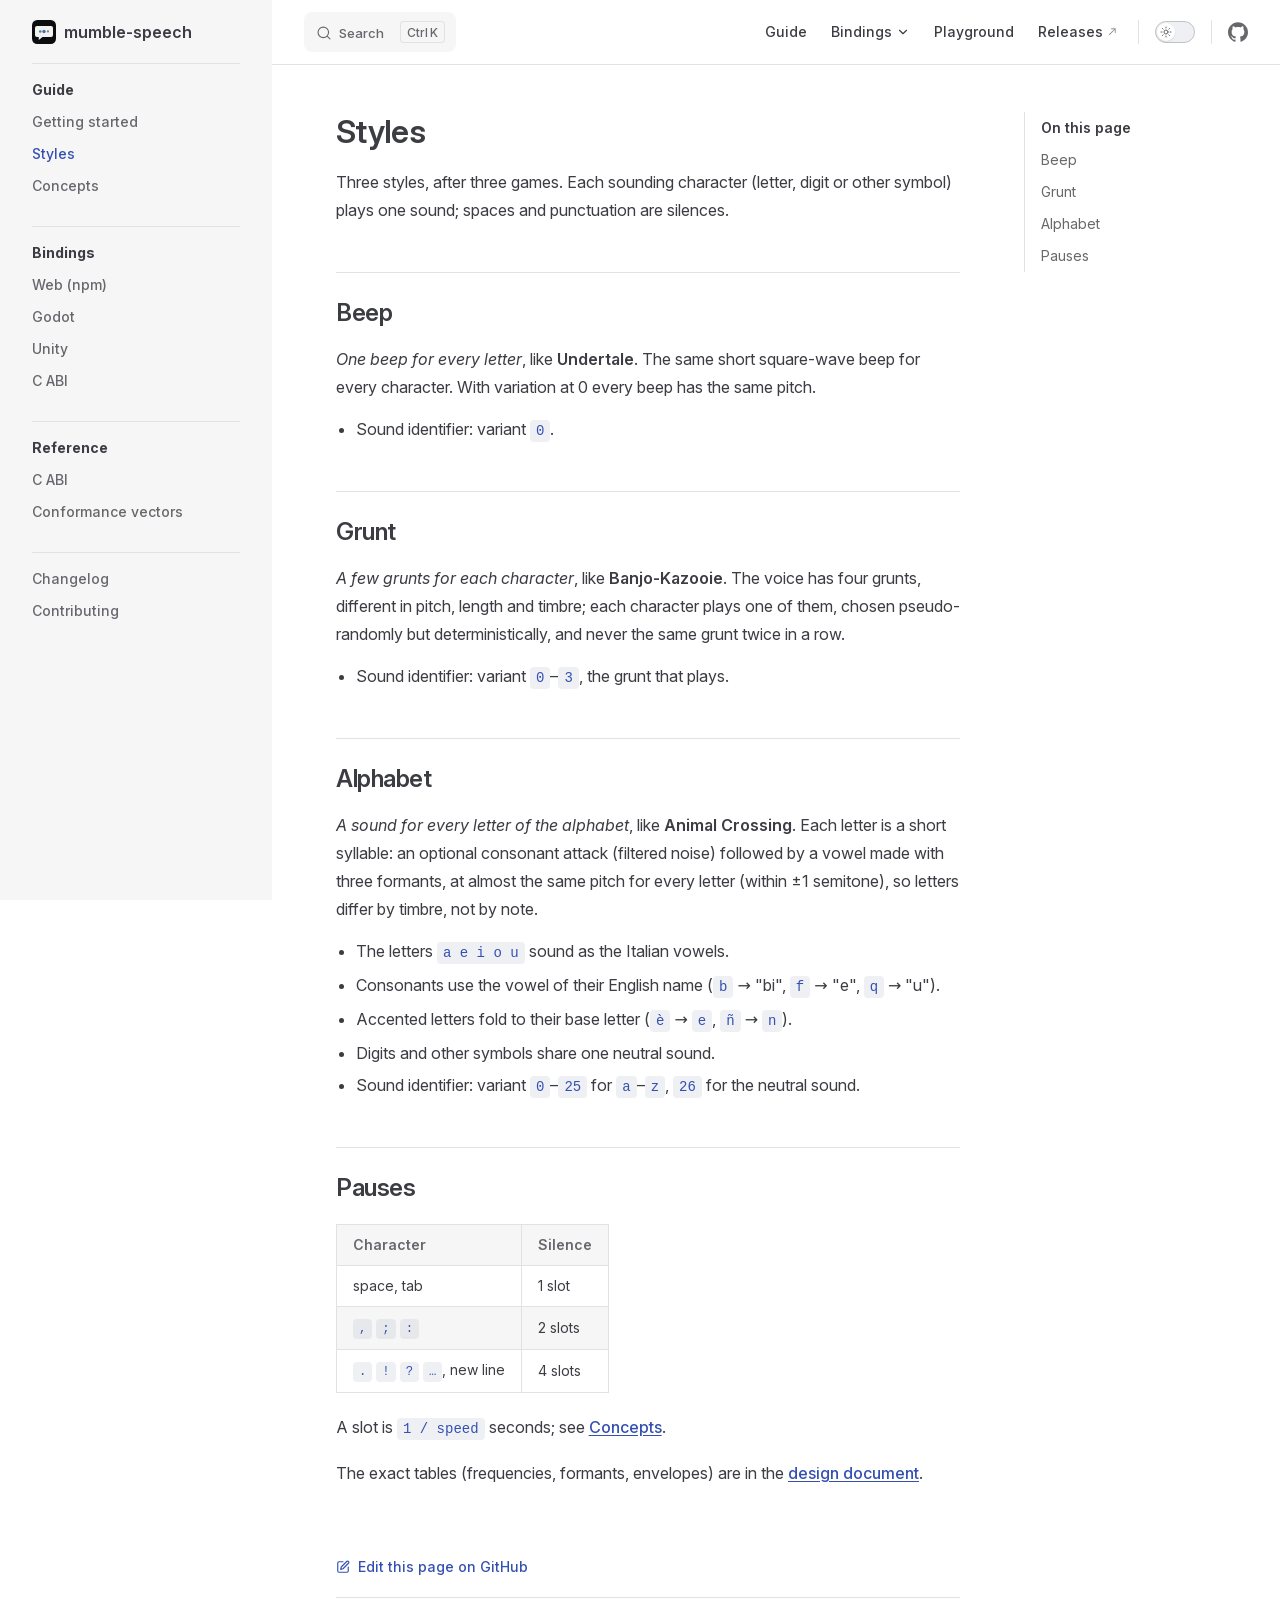
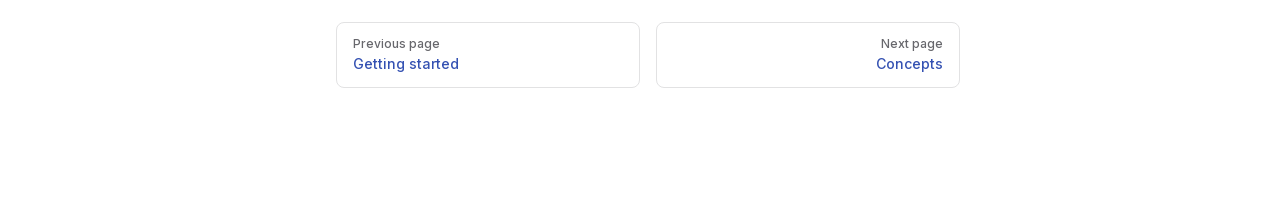
<file: guide/styles.html>
<!DOCTYPE html>
<html lang="en-US" dir="ltr">
  <head>
    <meta charset="utf-8">
    <meta name="viewport" content="width=device-width,initial-scale=1">
    <title>Styles | mumble-speech</title>
    <meta name="description" content="Video-game mumble speech generated at runtime, for the web, Godot, Unity and C.">
    <meta name="generator" content="VitePress v1.6.4">
    <link rel="preload stylesheet" href="/assets/style.BhX5jokk.css" as="style">
    <link rel="preload stylesheet" href="/vp-icons.css" as="style">
    
    <script type="module" src="/assets/app.fnzeENiX.js"></script>
    <link rel="preload" href="/assets/inter-roman-latin.Di8DUHzh.woff2" as="font" type="font/woff2" crossorigin="">
    <link rel="modulepreload" href="/assets/chunks/theme.BniZyXw9.js">
    <link rel="modulepreload" href="/assets/chunks/framework.CdvW4CUT.js">
    <link rel="modulepreload" href="/assets/guide_styles.md.BpWknmDv.lean.js">
    <link rel="icon" type="image/svg+xml" href="/logo.svg">
    <script id="check-dark-mode">(()=>{const e=localStorage.getItem("vitepress-theme-appearance")||"auto",a=window.matchMedia("(prefers-color-scheme: dark)").matches;(!e||e==="auto"?a:e==="dark")&&document.documentElement.classList.add("dark")})();</script>
    <script id="check-mac-os">document.documentElement.classList.toggle("mac",/Mac|iPhone|iPod|iPad/i.test(navigator.platform));</script>
  </head>
  <body>
    <div id="app"><div class="Layout" data-v-5d98c3a5><!--[--><!--]--><!--[--><span tabindex="-1" data-v-0b0ada53></span><a href="#VPContent" class="VPSkipLink visually-hidden" data-v-0b0ada53>Skip to content</a><!--]--><!----><header class="VPNav" data-v-5d98c3a5 data-v-ae24b3ad><div class="VPNavBar" data-v-ae24b3ad data-v-6aa21345><div class="wrapper" data-v-6aa21345><div class="container" data-v-6aa21345><div class="title" data-v-6aa21345><div class="VPNavBarTitle has-sidebar" data-v-6aa21345 data-v-1168a8e4><a class="title" href="/" data-v-1168a8e4><!--[--><!--]--><!--[--><img class="VPImage logo" src="/logo.svg" alt data-v-8426fc1a><!--]--><span data-v-1168a8e4>mumble-speech</span><!--[--><!--]--></a></div></div><div class="content" data-v-6aa21345><div class="content-body" data-v-6aa21345><!--[--><!--]--><div class="VPNavBarSearch search" data-v-6aa21345><!--[--><!----><div id="local-search"><button type="button" class="DocSearch DocSearch-Button" aria-label="Search"><span class="DocSearch-Button-Container"><span class="vp-icon DocSearch-Search-Icon"></span><span class="DocSearch-Button-Placeholder">Search</span></span><span class="DocSearch-Button-Keys"><kbd class="DocSearch-Button-Key"></kbd><kbd class="DocSearch-Button-Key">K</kbd></span></button></div><!--]--></div><nav aria-labelledby="main-nav-aria-label" class="VPNavBarMenu menu" data-v-6aa21345 data-v-dc692963><span id="main-nav-aria-label" class="visually-hidden" data-v-dc692963> Main Navigation </span><!--[--><!--[--><a class="VPLink link VPNavBarMenuLink" href="/guide/getting-started" tabindex="0" data-v-dc692963 data-v-e56f3d57><!--[--><span data-v-e56f3d57>Guide</span><!--]--></a><!--]--><!--[--><div class="VPFlyout VPNavBarMenuGroup" data-v-dc692963 data-v-cf11d7a2><button type="button" class="button" aria-haspopup="true" aria-expanded="false" data-v-cf11d7a2><span class="text" data-v-cf11d7a2><!----><span data-v-cf11d7a2>Bindings</span><span class="vpi-chevron-down text-icon" data-v-cf11d7a2></span></span></button><div class="menu" data-v-cf11d7a2><div class="VPMenu" data-v-cf11d7a2 data-v-b98bc113><div class="items" data-v-b98bc113><!--[--><!--[--><div class="VPMenuLink" data-v-b98bc113 data-v-35975db6><a class="VPLink link" href="/bindings/web" data-v-35975db6><!--[--><span data-v-35975db6>Web (npm)</span><!--]--></a></div><!--]--><!--[--><div class="VPMenuLink" data-v-b98bc113 data-v-35975db6><a class="VPLink link" href="/bindings/godot" data-v-35975db6><!--[--><span data-v-35975db6>Godot</span><!--]--></a></div><!--]--><!--[--><div class="VPMenuLink" data-v-b98bc113 data-v-35975db6><a class="VPLink link" href="/bindings/unity" data-v-35975db6><!--[--><span data-v-35975db6>Unity</span><!--]--></a></div><!--]--><!--[--><div class="VPMenuLink" data-v-b98bc113 data-v-35975db6><a class="VPLink link" href="/bindings/c" data-v-35975db6><!--[--><span data-v-35975db6>C ABI</span><!--]--></a></div><!--]--><!--]--></div><!--[--><!--]--></div></div></div><!--]--><!--[--><a class="VPLink link VPNavBarMenuLink" href="/playground/" target="_self" tabindex="0" data-v-dc692963 data-v-e56f3d57><!--[--><span data-v-e56f3d57>Playground</span><!--]--></a><!--]--><!--[--><a class="VPLink link vp-external-link-icon VPNavBarMenuLink" href="https://github.com/basteez/mumble-speech/releases" target="_blank" rel="noreferrer" tabindex="0" data-v-dc692963 data-v-e56f3d57><!--[--><span data-v-e56f3d57>Releases</span><!--]--></a><!--]--><!--]--></nav><!----><div class="VPNavBarAppearance appearance" data-v-6aa21345 data-v-6c893767><button class="VPSwitch VPSwitchAppearance" type="button" role="switch" title aria-checked="false" data-v-6c893767 data-v-5337faa4 data-v-1d5665e3><span class="check" data-v-1d5665e3><span class="icon" data-v-1d5665e3><!--[--><span class="vpi-sun sun" data-v-5337faa4></span><span class="vpi-moon moon" data-v-5337faa4></span><!--]--></span></span></button></div><div class="VPSocialLinks VPNavBarSocialLinks social-links" data-v-6aa21345 data-v-0394ad82 data-v-7bc22406><!--[--><a class="VPSocialLink no-icon" href="https://github.com/basteez/mumble-speech" aria-label="github" target="_blank" rel="noopener" data-v-7bc22406 data-v-bd121fe5><span class="vpi-social-github"></span></a><!--]--></div><div class="VPFlyout VPNavBarExtra extra" data-v-6aa21345 data-v-bb2aa2f0 data-v-cf11d7a2><button type="button" class="button" aria-haspopup="true" aria-expanded="false" aria-label="extra navigation" data-v-cf11d7a2><span class="vpi-more-horizontal icon" data-v-cf11d7a2></span></button><div class="menu" data-v-cf11d7a2><div class="VPMenu" data-v-cf11d7a2 data-v-b98bc113><!----><!--[--><!--[--><!----><div class="group" data-v-bb2aa2f0><div class="item appearance" data-v-bb2aa2f0><p class="label" data-v-bb2aa2f0>Appearance</p><div class="appearance-action" data-v-bb2aa2f0><button class="VPSwitch VPSwitchAppearance" type="button" role="switch" title aria-checked="false" data-v-bb2aa2f0 data-v-5337faa4 data-v-1d5665e3><span class="check" data-v-1d5665e3><span class="icon" data-v-1d5665e3><!--[--><span class="vpi-sun sun" data-v-5337faa4></span><span class="vpi-moon moon" data-v-5337faa4></span><!--]--></span></span></button></div></div></div><div class="group" data-v-bb2aa2f0><div class="item social-links" data-v-bb2aa2f0><div class="VPSocialLinks social-links-list" data-v-bb2aa2f0 data-v-7bc22406><!--[--><a class="VPSocialLink no-icon" href="https://github.com/basteez/mumble-speech" aria-label="github" target="_blank" rel="noopener" data-v-7bc22406 data-v-bd121fe5><span class="vpi-social-github"></span></a><!--]--></div></div></div><!--]--><!--]--></div></div></div><!--[--><!--]--><button type="button" class="VPNavBarHamburger hamburger" aria-label="mobile navigation" aria-expanded="false" aria-controls="VPNavScreen" data-v-6aa21345 data-v-e5dd9c1c><span class="container" data-v-e5dd9c1c><span class="top" data-v-e5dd9c1c></span><span class="middle" data-v-e5dd9c1c></span><span class="bottom" data-v-e5dd9c1c></span></span></button></div></div></div></div><div class="divider" data-v-6aa21345><div class="divider-line" data-v-6aa21345></div></div></div><!----></header><div class="VPLocalNav has-sidebar empty" data-v-5d98c3a5 data-v-a6f0e41e><div class="container" data-v-a6f0e41e><button class="menu" aria-expanded="false" aria-controls="VPSidebarNav" data-v-a6f0e41e><span class="vpi-align-left menu-icon" data-v-a6f0e41e></span><span class="menu-text" data-v-a6f0e41e>Menu</span></button><div class="VPLocalNavOutlineDropdown" style="--vp-vh:0px;" data-v-a6f0e41e data-v-8a42e2b4><button data-v-8a42e2b4>Return to top</button><!----></div></div></div><aside class="VPSidebar" data-v-5d98c3a5 data-v-319d5ca6><div class="curtain" data-v-319d5ca6></div><nav class="nav" id="VPSidebarNav" aria-labelledby="sidebar-aria-label" tabindex="-1" data-v-319d5ca6><span class="visually-hidden" id="sidebar-aria-label" data-v-319d5ca6> Sidebar Navigation </span><!--[--><!--]--><!--[--><div class="no-transition group" data-v-c40bc020><section class="VPSidebarItem level-0 has-active" data-v-c40bc020 data-v-b3fd67f8><div class="item" role="button" tabindex="0" data-v-b3fd67f8><div class="indicator" data-v-b3fd67f8></div><h2 class="text" data-v-b3fd67f8>Guide</h2><!----></div><div class="items" data-v-b3fd67f8><!--[--><div class="VPSidebarItem level-1 is-link" data-v-b3fd67f8><div class="item" data-v-b3fd67f8><div class="indicator" data-v-b3fd67f8></div><a class="VPLink link link" href="/guide/getting-started" data-v-b3fd67f8><!--[--><p class="text" data-v-b3fd67f8>Getting started</p><!--]--></a><!----></div><!----></div><div class="VPSidebarItem level-1 is-link" data-v-b3fd67f8><div class="item" data-v-b3fd67f8><div class="indicator" data-v-b3fd67f8></div><a class="VPLink link link" href="/guide/styles" data-v-b3fd67f8><!--[--><p class="text" data-v-b3fd67f8>Styles</p><!--]--></a><!----></div><!----></div><div class="VPSidebarItem level-1 is-link" data-v-b3fd67f8><div class="item" data-v-b3fd67f8><div class="indicator" data-v-b3fd67f8></div><a class="VPLink link link" href="/guide/concepts" data-v-b3fd67f8><!--[--><p class="text" data-v-b3fd67f8>Concepts</p><!--]--></a><!----></div><!----></div><!--]--></div></section></div><div class="no-transition group" data-v-c40bc020><section class="VPSidebarItem level-0" data-v-c40bc020 data-v-b3fd67f8><div class="item" role="button" tabindex="0" data-v-b3fd67f8><div class="indicator" data-v-b3fd67f8></div><h2 class="text" data-v-b3fd67f8>Bindings</h2><!----></div><div class="items" data-v-b3fd67f8><!--[--><div class="VPSidebarItem level-1 is-link" data-v-b3fd67f8><div class="item" data-v-b3fd67f8><div class="indicator" data-v-b3fd67f8></div><a class="VPLink link link" href="/bindings/web" data-v-b3fd67f8><!--[--><p class="text" data-v-b3fd67f8>Web (npm)</p><!--]--></a><!----></div><!----></div><div class="VPSidebarItem level-1 is-link" data-v-b3fd67f8><div class="item" data-v-b3fd67f8><div class="indicator" data-v-b3fd67f8></div><a class="VPLink link link" href="/bindings/godot" data-v-b3fd67f8><!--[--><p class="text" data-v-b3fd67f8>Godot</p><!--]--></a><!----></div><!----></div><div class="VPSidebarItem level-1 is-link" data-v-b3fd67f8><div class="item" data-v-b3fd67f8><div class="indicator" data-v-b3fd67f8></div><a class="VPLink link link" href="/bindings/unity" data-v-b3fd67f8><!--[--><p class="text" data-v-b3fd67f8>Unity</p><!--]--></a><!----></div><!----></div><div class="VPSidebarItem level-1 is-link" data-v-b3fd67f8><div class="item" data-v-b3fd67f8><div class="indicator" data-v-b3fd67f8></div><a class="VPLink link link" href="/bindings/c" data-v-b3fd67f8><!--[--><p class="text" data-v-b3fd67f8>C ABI</p><!--]--></a><!----></div><!----></div><!--]--></div></section></div><div class="no-transition group" data-v-c40bc020><section class="VPSidebarItem level-0" data-v-c40bc020 data-v-b3fd67f8><div class="item" role="button" tabindex="0" data-v-b3fd67f8><div class="indicator" data-v-b3fd67f8></div><h2 class="text" data-v-b3fd67f8>Reference</h2><!----></div><div class="items" data-v-b3fd67f8><!--[--><div class="VPSidebarItem level-1 is-link" data-v-b3fd67f8><div class="item" data-v-b3fd67f8><div class="indicator" data-v-b3fd67f8></div><a class="VPLink link link" href="/reference/c-abi" data-v-b3fd67f8><!--[--><p class="text" data-v-b3fd67f8>C ABI</p><!--]--></a><!----></div><!----></div><div class="VPSidebarItem level-1 is-link" data-v-b3fd67f8><div class="item" data-v-b3fd67f8><div class="indicator" data-v-b3fd67f8></div><a class="VPLink link link" href="/reference/conformance" data-v-b3fd67f8><!--[--><p class="text" data-v-b3fd67f8>Conformance vectors</p><!--]--></a><!----></div><!----></div><!--]--></div></section></div><div class="no-transition group" data-v-c40bc020><section class="VPSidebarItem level-0" data-v-c40bc020 data-v-b3fd67f8><!----><div class="items" data-v-b3fd67f8><!--[--><div class="VPSidebarItem level-1 is-link" data-v-b3fd67f8><div class="item" data-v-b3fd67f8><div class="indicator" data-v-b3fd67f8></div><a class="VPLink link link" href="/changelog" data-v-b3fd67f8><!--[--><p class="text" data-v-b3fd67f8>Changelog</p><!--]--></a><!----></div><!----></div><div class="VPSidebarItem level-1 is-link" data-v-b3fd67f8><div class="item" data-v-b3fd67f8><div class="indicator" data-v-b3fd67f8></div><a class="VPLink link link" href="/contributing" data-v-b3fd67f8><!--[--><p class="text" data-v-b3fd67f8>Contributing</p><!--]--></a><!----></div><!----></div><!--]--></div></section></div><!--]--><!--[--><!--]--></nav></aside><div class="VPContent has-sidebar" id="VPContent" data-v-5d98c3a5 data-v-1428d186><div class="VPDoc has-sidebar has-aside" data-v-1428d186 data-v-39a288b8><!--[--><!--]--><div class="container" data-v-39a288b8><div class="aside" data-v-39a288b8><div class="aside-curtain" data-v-39a288b8></div><div class="aside-container" data-v-39a288b8><div class="aside-content" data-v-39a288b8><div class="VPDocAside" data-v-39a288b8 data-v-3f215769><!--[--><!--]--><!--[--><!--]--><nav aria-labelledby="doc-outline-aria-label" class="VPDocAsideOutline" data-v-3f215769 data-v-a5bbad30><div class="content" data-v-a5bbad30><div class="outline-marker" data-v-a5bbad30></div><div aria-level="2" class="outline-title" id="doc-outline-aria-label" role="heading" data-v-a5bbad30>On this page</div><ul class="VPDocOutlineItem root" data-v-a5bbad30 data-v-b933a997><!--[--><!--]--></ul></div></nav><!--[--><!--]--><div class="spacer" data-v-3f215769></div><!--[--><!--]--><!----><!--[--><!--]--><!--[--><!--]--></div></div></div></div><div class="content" data-v-39a288b8><div class="content-container" data-v-39a288b8><!--[--><!--]--><main class="main" data-v-39a288b8><div style="position:relative;" class="vp-doc _guide_styles" data-v-39a288b8><div><h1 id="styles" tabindex="-1">Styles <a class="header-anchor" href="#styles" aria-label="Permalink to &quot;Styles&quot;">​</a></h1><p>Three styles, after three games. Each sounding character (letter, digit or other symbol) plays one sound; spaces and punctuation are silences.</p><h2 id="beep" tabindex="-1">Beep <a class="header-anchor" href="#beep" aria-label="Permalink to &quot;Beep&quot;">​</a></h2><p><em>One beep for every letter</em>, like <strong>Undertale</strong>. The same short square-wave beep for every character. With variation at 0 every beep has the same pitch.</p><ul><li>Sound identifier: variant <code>0</code>.</li></ul><h2 id="grunt" tabindex="-1">Grunt <a class="header-anchor" href="#grunt" aria-label="Permalink to &quot;Grunt&quot;">​</a></h2><p><em>A few grunts for each character</em>, like <strong>Banjo-Kazooie</strong>. The voice has four grunts, different in pitch, length and timbre; each character plays one of them, chosen pseudo-randomly but deterministically, and never the same grunt twice in a row.</p><ul><li>Sound identifier: variant <code>0</code>–<code>3</code>, the grunt that plays.</li></ul><h2 id="alphabet" tabindex="-1">Alphabet <a class="header-anchor" href="#alphabet" aria-label="Permalink to &quot;Alphabet&quot;">​</a></h2><p><em>A sound for every letter of the alphabet</em>, like <strong>Animal Crossing</strong>. Each letter is a short syllable: an optional consonant attack (filtered noise) followed by a vowel made with three formants, at almost the same pitch for every letter (within ±1 semitone), so letters differ by timbre, not by note.</p><ul><li>The letters <code>a e i o u</code> sound as the Italian vowels.</li><li>Consonants use the vowel of their English name (<code>b</code> → &quot;bi&quot;, <code>f</code> → &quot;e&quot;, <code>q</code> → &quot;u&quot;).</li><li>Accented letters fold to their base letter (<code>è</code> → <code>e</code>, <code>ñ</code> → <code>n</code>).</li><li>Digits and other symbols share one neutral sound.</li><li>Sound identifier: variant <code>0</code>–<code>25</code> for <code>a</code>–<code>z</code>, <code>26</code> for the neutral sound.</li></ul><h2 id="pauses" tabindex="-1">Pauses <a class="header-anchor" href="#pauses" aria-label="Permalink to &quot;Pauses&quot;">​</a></h2><table tabindex="0"><thead><tr><th>Character</th><th>Silence</th></tr></thead><tbody><tr><td>space, tab</td><td>1 slot</td></tr><tr><td><code>,</code> <code>;</code> <code>:</code></td><td>2 slots</td></tr><tr><td><code>.</code> <code>!</code> <code>?</code> <code>…</code>, new line</td><td>4 slots</td></tr></tbody></table><p>A slot is <code>1 / speed</code> seconds; see <a href="./concepts#voice">Concepts</a>.</p><p>The exact tables (frequencies, formants, envelopes) are in the <a href="https://github.com/basteez/mumble-speech/blob/main/specs/design.md#5-styles" target="_blank" rel="noreferrer">design document</a>.</p></div></div></main><footer class="VPDocFooter" data-v-39a288b8 data-v-e257564d><!--[--><!--]--><div class="edit-info" data-v-e257564d><div class="edit-link" data-v-e257564d><a class="VPLink link vp-external-link-icon no-icon edit-link-button" href="https://github.com/basteez/mumble-speech/edit/main/docs/guide/styles.md" target="_blank" rel="noreferrer" data-v-e257564d><!--[--><span class="vpi-square-pen edit-link-icon" data-v-e257564d></span> Edit this page on GitHub<!--]--></a></div><!----></div><nav class="prev-next" aria-labelledby="doc-footer-aria-label" data-v-e257564d><span class="visually-hidden" id="doc-footer-aria-label" data-v-e257564d>Pager</span><div class="pager" data-v-e257564d><a class="VPLink link pager-link prev" href="/guide/getting-started" data-v-e257564d><!--[--><span class="desc" data-v-e257564d>Previous page</span><span class="title" data-v-e257564d>Getting started</span><!--]--></a></div><div class="pager" data-v-e257564d><a class="VPLink link pager-link next" href="/guide/concepts" data-v-e257564d><!--[--><span class="desc" data-v-e257564d>Next page</span><span class="title" data-v-e257564d>Concepts</span><!--]--></a></div></nav></footer><!--[--><!--]--></div></div></div><!--[--><!--]--></div></div><footer class="VPFooter has-sidebar" data-v-5d98c3a5 data-v-e315a0ad><div class="container" data-v-e315a0ad><p class="message" data-v-e315a0ad>Dual-licensed under MIT or Apache-2.0.</p><!----></div></footer><!--[--><!--]--></div></div>
    <script>window.__VP_HASH_MAP__=JSON.parse("{\"bindings_c.md\":\"CvdzR3jt\",\"bindings_godot.md\":\"6AbujX-C\",\"bindings_unity.md\":\"Cgzj0g5W\",\"bindings_web.md\":\"CWLzriMP\",\"changelog.md\":\"CYrMnuet\",\"contributing.md\":\"CZdMb4Yt\",\"guide_concepts.md\":\"BsPcDGQN\",\"guide_getting-started.md\":\"BjMsiD97\",\"guide_styles.md\":\"BpWknmDv\",\"index.md\":\"BIPw6hRf\",\"reference_c-abi.md\":\"tze1Avv9\",\"reference_conformance.md\":\"BkOyZZus\"}");window.__VP_SITE_DATA__=JSON.parse("{\"lang\":\"en-US\",\"dir\":\"ltr\",\"title\":\"mumble-speech\",\"description\":\"Video-game mumble speech generated at runtime, for the web, Godot, Unity and C.\",\"base\":\"/\",\"head\":[],\"router\":{\"prefetchLinks\":true},\"appearance\":true,\"themeConfig\":{\"logo\":\"/logo.svg\",\"nav\":[{\"text\":\"Guide\",\"link\":\"/guide/getting-started\"},{\"text\":\"Bindings\",\"items\":[{\"text\":\"Web (npm)\",\"link\":\"/bindings/web\"},{\"text\":\"Godot\",\"link\":\"/bindings/godot\"},{\"text\":\"Unity\",\"link\":\"/bindings/unity\"},{\"text\":\"C ABI\",\"link\":\"/bindings/c\"}]},{\"text\":\"Playground\",\"link\":\"/playground/\",\"target\":\"_self\"},{\"text\":\"Releases\",\"link\":\"https://github.com/basteez/mumble-speech/releases\"}],\"sidebar\":[{\"text\":\"Guide\",\"items\":[{\"text\":\"Getting started\",\"link\":\"/guide/getting-started\"},{\"text\":\"Styles\",\"link\":\"/guide/styles\"},{\"text\":\"Concepts\",\"link\":\"/guide/concepts\"}]},{\"text\":\"Bindings\",\"items\":[{\"text\":\"Web (npm)\",\"link\":\"/bindings/web\"},{\"text\":\"Godot\",\"link\":\"/bindings/godot\"},{\"text\":\"Unity\",\"link\":\"/bindings/unity\"},{\"text\":\"C ABI\",\"link\":\"/bindings/c\"}]},{\"text\":\"Reference\",\"items\":[{\"text\":\"C ABI\",\"link\":\"/reference/c-abi\"},{\"text\":\"Conformance vectors\",\"link\":\"/reference/conformance\"}]},{\"text\":\"Changelog\",\"link\":\"/changelog\"},{\"text\":\"Contributing\",\"link\":\"/contributing\"}],\"socialLinks\":[{\"icon\":\"github\",\"link\":\"https://github.com/basteez/mumble-speech\"}],\"search\":{\"provider\":\"local\"},\"editLink\":{\"pattern\":\"https://github.com/basteez/mumble-speech/edit/main/docs/:path\",\"text\":\"Edit this page on GitHub\"},\"footer\":{\"message\":\"Dual-licensed under MIT or Apache-2.0.\"}},\"locales\":{},\"scrollOffset\":134,\"cleanUrls\":true}");</script>
    
  </body>
</html>
</file>
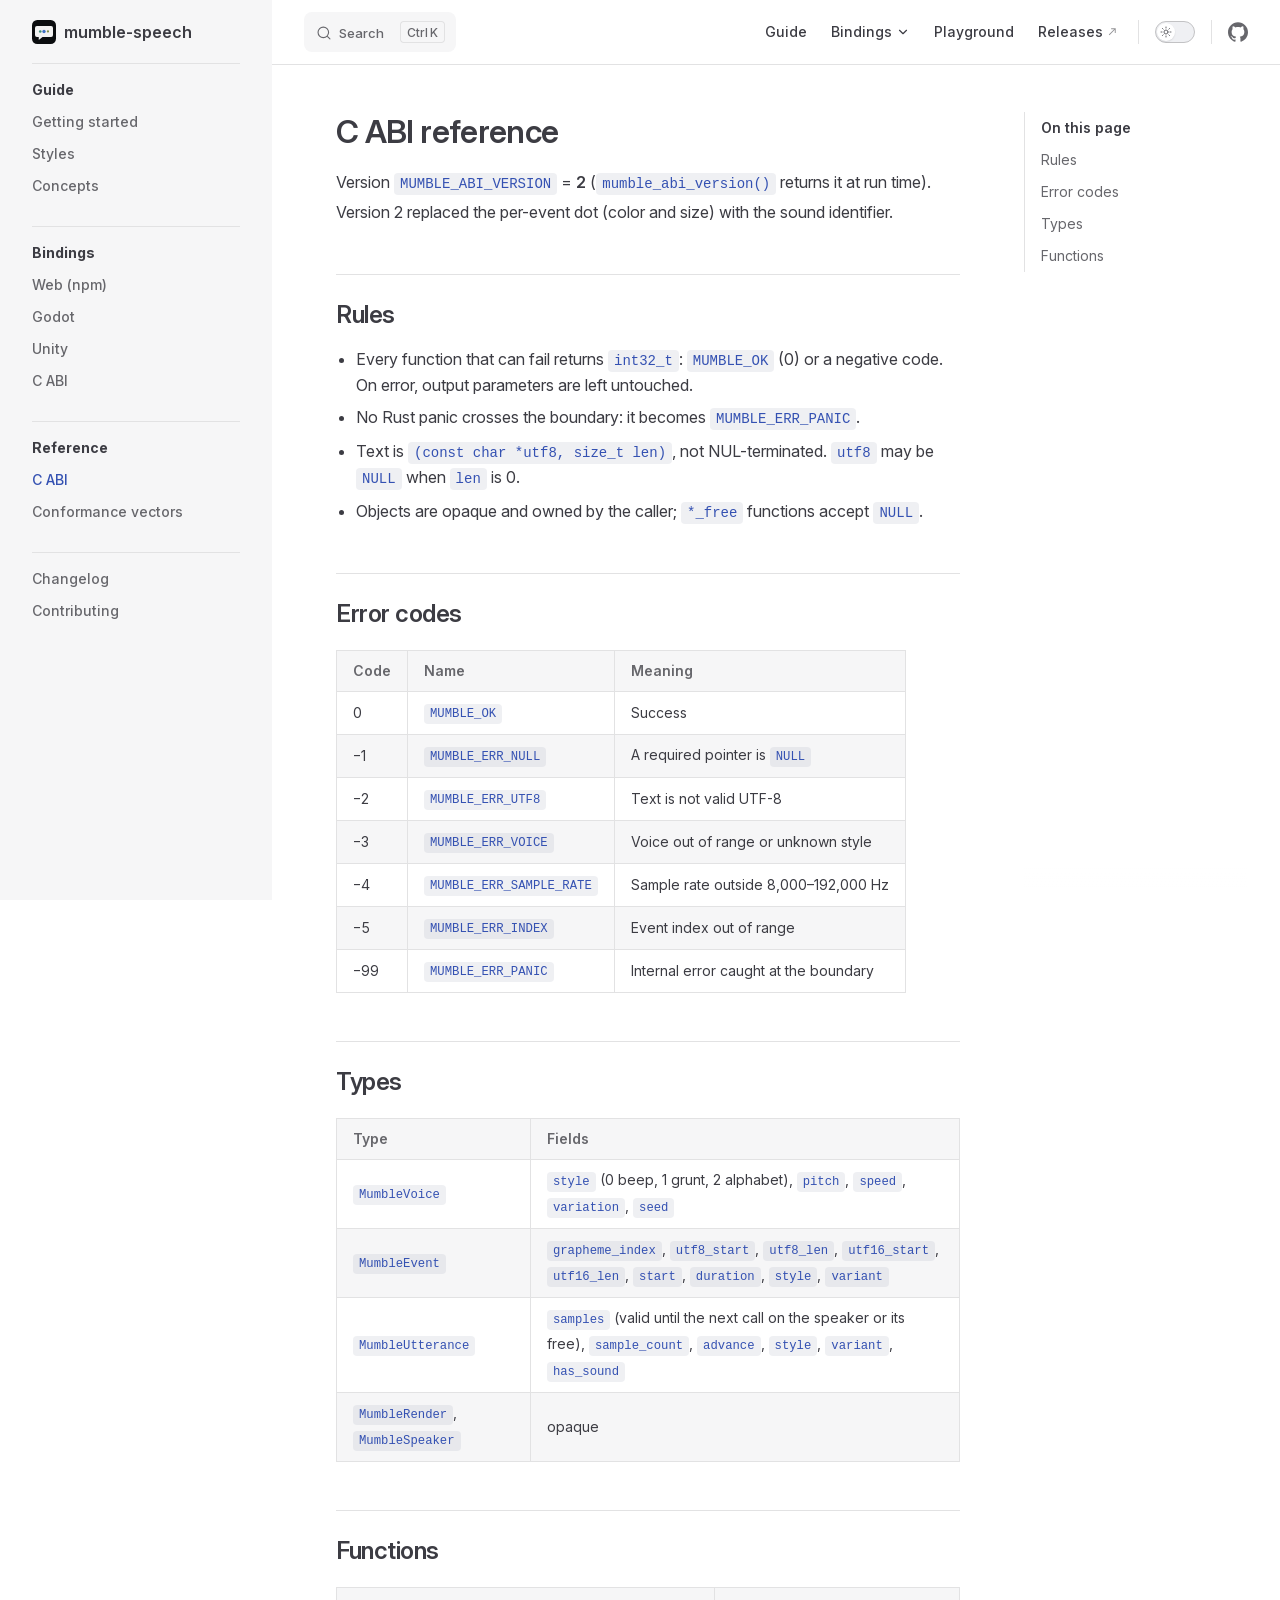
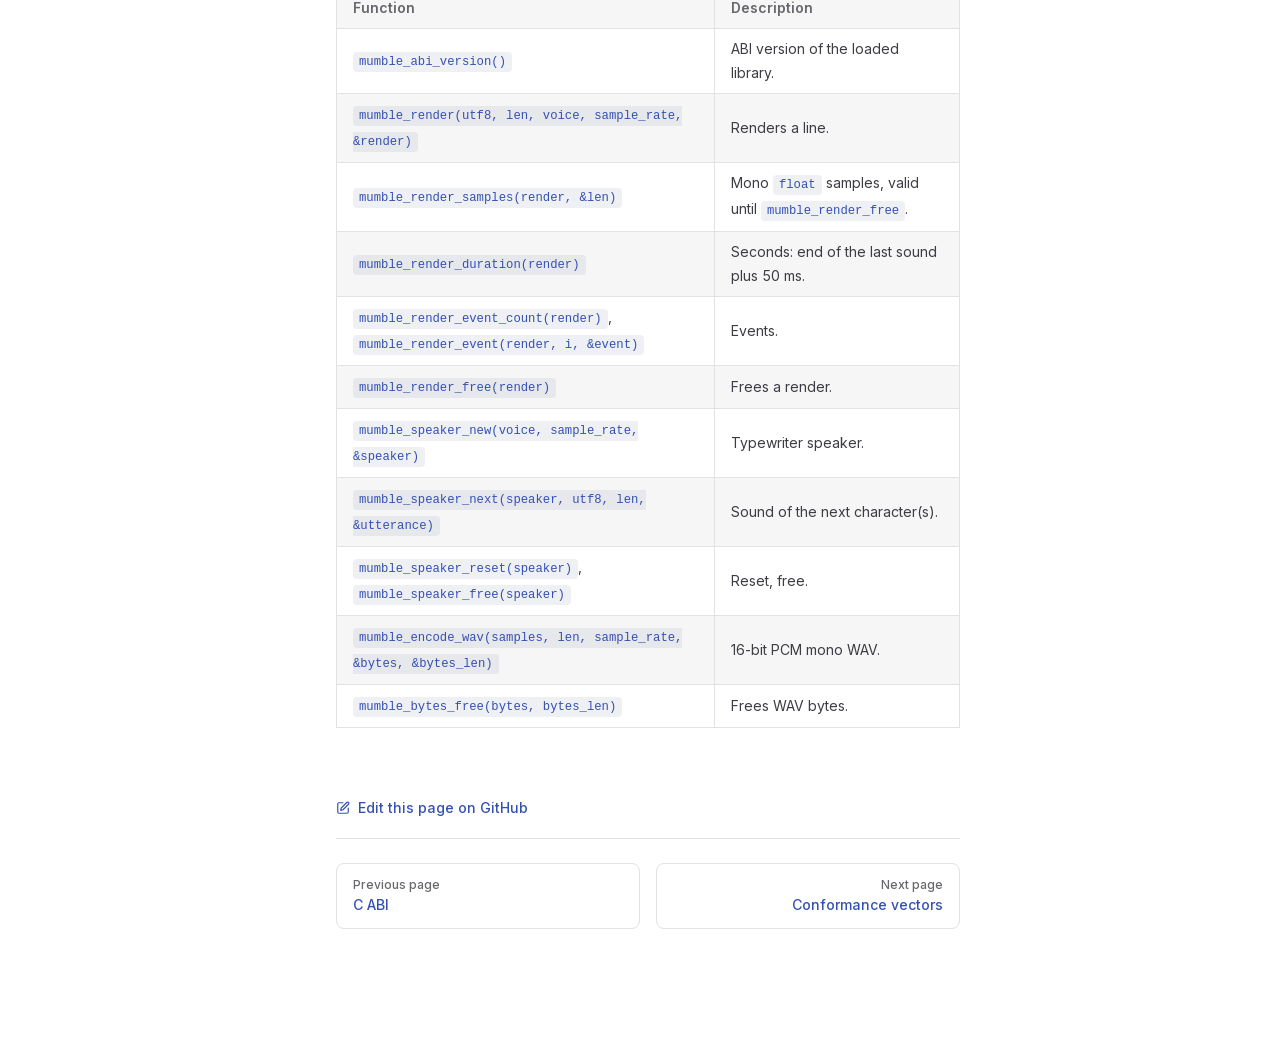
<file: reference/c-abi.html>
<!DOCTYPE html>
<html lang="en-US" dir="ltr">
  <head>
    <meta charset="utf-8">
    <meta name="viewport" content="width=device-width,initial-scale=1">
    <title>C ABI reference | mumble-speech</title>
    <meta name="description" content="Video-game mumble speech generated at runtime, for the web, Godot, Unity and C.">
    <meta name="generator" content="VitePress v1.6.4">
    <link rel="preload stylesheet" href="/assets/style.BhX5jokk.css" as="style">
    <link rel="preload stylesheet" href="/vp-icons.css" as="style">
    
    <script type="module" src="/assets/app.fnzeENiX.js"></script>
    <link rel="preload" href="/assets/inter-roman-latin.Di8DUHzh.woff2" as="font" type="font/woff2" crossorigin="">
    <link rel="modulepreload" href="/assets/chunks/theme.BniZyXw9.js">
    <link rel="modulepreload" href="/assets/chunks/framework.CdvW4CUT.js">
    <link rel="modulepreload" href="/assets/reference_c-abi.md.tze1Avv9.lean.js">
    <link rel="icon" type="image/svg+xml" href="/logo.svg">
    <script id="check-dark-mode">(()=>{const e=localStorage.getItem("vitepress-theme-appearance")||"auto",a=window.matchMedia("(prefers-color-scheme: dark)").matches;(!e||e==="auto"?a:e==="dark")&&document.documentElement.classList.add("dark")})();</script>
    <script id="check-mac-os">document.documentElement.classList.toggle("mac",/Mac|iPhone|iPod|iPad/i.test(navigator.platform));</script>
  </head>
  <body>
    <div id="app"><div class="Layout" data-v-5d98c3a5><!--[--><!--]--><!--[--><span tabindex="-1" data-v-0b0ada53></span><a href="#VPContent" class="VPSkipLink visually-hidden" data-v-0b0ada53>Skip to content</a><!--]--><!----><header class="VPNav" data-v-5d98c3a5 data-v-ae24b3ad><div class="VPNavBar" data-v-ae24b3ad data-v-6aa21345><div class="wrapper" data-v-6aa21345><div class="container" data-v-6aa21345><div class="title" data-v-6aa21345><div class="VPNavBarTitle has-sidebar" data-v-6aa21345 data-v-1168a8e4><a class="title" href="/" data-v-1168a8e4><!--[--><!--]--><!--[--><img class="VPImage logo" src="/logo.svg" alt data-v-8426fc1a><!--]--><span data-v-1168a8e4>mumble-speech</span><!--[--><!--]--></a></div></div><div class="content" data-v-6aa21345><div class="content-body" data-v-6aa21345><!--[--><!--]--><div class="VPNavBarSearch search" data-v-6aa21345><!--[--><!----><div id="local-search"><button type="button" class="DocSearch DocSearch-Button" aria-label="Search"><span class="DocSearch-Button-Container"><span class="vp-icon DocSearch-Search-Icon"></span><span class="DocSearch-Button-Placeholder">Search</span></span><span class="DocSearch-Button-Keys"><kbd class="DocSearch-Button-Key"></kbd><kbd class="DocSearch-Button-Key">K</kbd></span></button></div><!--]--></div><nav aria-labelledby="main-nav-aria-label" class="VPNavBarMenu menu" data-v-6aa21345 data-v-dc692963><span id="main-nav-aria-label" class="visually-hidden" data-v-dc692963> Main Navigation </span><!--[--><!--[--><a class="VPLink link VPNavBarMenuLink" href="/guide/getting-started" tabindex="0" data-v-dc692963 data-v-e56f3d57><!--[--><span data-v-e56f3d57>Guide</span><!--]--></a><!--]--><!--[--><div class="VPFlyout VPNavBarMenuGroup" data-v-dc692963 data-v-cf11d7a2><button type="button" class="button" aria-haspopup="true" aria-expanded="false" data-v-cf11d7a2><span class="text" data-v-cf11d7a2><!----><span data-v-cf11d7a2>Bindings</span><span class="vpi-chevron-down text-icon" data-v-cf11d7a2></span></span></button><div class="menu" data-v-cf11d7a2><div class="VPMenu" data-v-cf11d7a2 data-v-b98bc113><div class="items" data-v-b98bc113><!--[--><!--[--><div class="VPMenuLink" data-v-b98bc113 data-v-35975db6><a class="VPLink link" href="/bindings/web" data-v-35975db6><!--[--><span data-v-35975db6>Web (npm)</span><!--]--></a></div><!--]--><!--[--><div class="VPMenuLink" data-v-b98bc113 data-v-35975db6><a class="VPLink link" href="/bindings/godot" data-v-35975db6><!--[--><span data-v-35975db6>Godot</span><!--]--></a></div><!--]--><!--[--><div class="VPMenuLink" data-v-b98bc113 data-v-35975db6><a class="VPLink link" href="/bindings/unity" data-v-35975db6><!--[--><span data-v-35975db6>Unity</span><!--]--></a></div><!--]--><!--[--><div class="VPMenuLink" data-v-b98bc113 data-v-35975db6><a class="VPLink link" href="/bindings/c" data-v-35975db6><!--[--><span data-v-35975db6>C ABI</span><!--]--></a></div><!--]--><!--]--></div><!--[--><!--]--></div></div></div><!--]--><!--[--><a class="VPLink link VPNavBarMenuLink" href="/playground/" target="_self" tabindex="0" data-v-dc692963 data-v-e56f3d57><!--[--><span data-v-e56f3d57>Playground</span><!--]--></a><!--]--><!--[--><a class="VPLink link vp-external-link-icon VPNavBarMenuLink" href="https://github.com/basteez/mumble-speech/releases" target="_blank" rel="noreferrer" tabindex="0" data-v-dc692963 data-v-e56f3d57><!--[--><span data-v-e56f3d57>Releases</span><!--]--></a><!--]--><!--]--></nav><!----><div class="VPNavBarAppearance appearance" data-v-6aa21345 data-v-6c893767><button class="VPSwitch VPSwitchAppearance" type="button" role="switch" title aria-checked="false" data-v-6c893767 data-v-5337faa4 data-v-1d5665e3><span class="check" data-v-1d5665e3><span class="icon" data-v-1d5665e3><!--[--><span class="vpi-sun sun" data-v-5337faa4></span><span class="vpi-moon moon" data-v-5337faa4></span><!--]--></span></span></button></div><div class="VPSocialLinks VPNavBarSocialLinks social-links" data-v-6aa21345 data-v-0394ad82 data-v-7bc22406><!--[--><a class="VPSocialLink no-icon" href="https://github.com/basteez/mumble-speech" aria-label="github" target="_blank" rel="noopener" data-v-7bc22406 data-v-bd121fe5><span class="vpi-social-github"></span></a><!--]--></div><div class="VPFlyout VPNavBarExtra extra" data-v-6aa21345 data-v-bb2aa2f0 data-v-cf11d7a2><button type="button" class="button" aria-haspopup="true" aria-expanded="false" aria-label="extra navigation" data-v-cf11d7a2><span class="vpi-more-horizontal icon" data-v-cf11d7a2></span></button><div class="menu" data-v-cf11d7a2><div class="VPMenu" data-v-cf11d7a2 data-v-b98bc113><!----><!--[--><!--[--><!----><div class="group" data-v-bb2aa2f0><div class="item appearance" data-v-bb2aa2f0><p class="label" data-v-bb2aa2f0>Appearance</p><div class="appearance-action" data-v-bb2aa2f0><button class="VPSwitch VPSwitchAppearance" type="button" role="switch" title aria-checked="false" data-v-bb2aa2f0 data-v-5337faa4 data-v-1d5665e3><span class="check" data-v-1d5665e3><span class="icon" data-v-1d5665e3><!--[--><span class="vpi-sun sun" data-v-5337faa4></span><span class="vpi-moon moon" data-v-5337faa4></span><!--]--></span></span></button></div></div></div><div class="group" data-v-bb2aa2f0><div class="item social-links" data-v-bb2aa2f0><div class="VPSocialLinks social-links-list" data-v-bb2aa2f0 data-v-7bc22406><!--[--><a class="VPSocialLink no-icon" href="https://github.com/basteez/mumble-speech" aria-label="github" target="_blank" rel="noopener" data-v-7bc22406 data-v-bd121fe5><span class="vpi-social-github"></span></a><!--]--></div></div></div><!--]--><!--]--></div></div></div><!--[--><!--]--><button type="button" class="VPNavBarHamburger hamburger" aria-label="mobile navigation" aria-expanded="false" aria-controls="VPNavScreen" data-v-6aa21345 data-v-e5dd9c1c><span class="container" data-v-e5dd9c1c><span class="top" data-v-e5dd9c1c></span><span class="middle" data-v-e5dd9c1c></span><span class="bottom" data-v-e5dd9c1c></span></span></button></div></div></div></div><div class="divider" data-v-6aa21345><div class="divider-line" data-v-6aa21345></div></div></div><!----></header><div class="VPLocalNav has-sidebar empty" data-v-5d98c3a5 data-v-a6f0e41e><div class="container" data-v-a6f0e41e><button class="menu" aria-expanded="false" aria-controls="VPSidebarNav" data-v-a6f0e41e><span class="vpi-align-left menu-icon" data-v-a6f0e41e></span><span class="menu-text" data-v-a6f0e41e>Menu</span></button><div class="VPLocalNavOutlineDropdown" style="--vp-vh:0px;" data-v-a6f0e41e data-v-8a42e2b4><button data-v-8a42e2b4>Return to top</button><!----></div></div></div><aside class="VPSidebar" data-v-5d98c3a5 data-v-319d5ca6><div class="curtain" data-v-319d5ca6></div><nav class="nav" id="VPSidebarNav" aria-labelledby="sidebar-aria-label" tabindex="-1" data-v-319d5ca6><span class="visually-hidden" id="sidebar-aria-label" data-v-319d5ca6> Sidebar Navigation </span><!--[--><!--]--><!--[--><div class="no-transition group" data-v-c40bc020><section class="VPSidebarItem level-0" data-v-c40bc020 data-v-b3fd67f8><div class="item" role="button" tabindex="0" data-v-b3fd67f8><div class="indicator" data-v-b3fd67f8></div><h2 class="text" data-v-b3fd67f8>Guide</h2><!----></div><div class="items" data-v-b3fd67f8><!--[--><div class="VPSidebarItem level-1 is-link" data-v-b3fd67f8><div class="item" data-v-b3fd67f8><div class="indicator" data-v-b3fd67f8></div><a class="VPLink link link" href="/guide/getting-started" data-v-b3fd67f8><!--[--><p class="text" data-v-b3fd67f8>Getting started</p><!--]--></a><!----></div><!----></div><div class="VPSidebarItem level-1 is-link" data-v-b3fd67f8><div class="item" data-v-b3fd67f8><div class="indicator" data-v-b3fd67f8></div><a class="VPLink link link" href="/guide/styles" data-v-b3fd67f8><!--[--><p class="text" data-v-b3fd67f8>Styles</p><!--]--></a><!----></div><!----></div><div class="VPSidebarItem level-1 is-link" data-v-b3fd67f8><div class="item" data-v-b3fd67f8><div class="indicator" data-v-b3fd67f8></div><a class="VPLink link link" href="/guide/concepts" data-v-b3fd67f8><!--[--><p class="text" data-v-b3fd67f8>Concepts</p><!--]--></a><!----></div><!----></div><!--]--></div></section></div><div class="no-transition group" data-v-c40bc020><section class="VPSidebarItem level-0" data-v-c40bc020 data-v-b3fd67f8><div class="item" role="button" tabindex="0" data-v-b3fd67f8><div class="indicator" data-v-b3fd67f8></div><h2 class="text" data-v-b3fd67f8>Bindings</h2><!----></div><div class="items" data-v-b3fd67f8><!--[--><div class="VPSidebarItem level-1 is-link" data-v-b3fd67f8><div class="item" data-v-b3fd67f8><div class="indicator" data-v-b3fd67f8></div><a class="VPLink link link" href="/bindings/web" data-v-b3fd67f8><!--[--><p class="text" data-v-b3fd67f8>Web (npm)</p><!--]--></a><!----></div><!----></div><div class="VPSidebarItem level-1 is-link" data-v-b3fd67f8><div class="item" data-v-b3fd67f8><div class="indicator" data-v-b3fd67f8></div><a class="VPLink link link" href="/bindings/godot" data-v-b3fd67f8><!--[--><p class="text" data-v-b3fd67f8>Godot</p><!--]--></a><!----></div><!----></div><div class="VPSidebarItem level-1 is-link" data-v-b3fd67f8><div class="item" data-v-b3fd67f8><div class="indicator" data-v-b3fd67f8></div><a class="VPLink link link" href="/bindings/unity" data-v-b3fd67f8><!--[--><p class="text" data-v-b3fd67f8>Unity</p><!--]--></a><!----></div><!----></div><div class="VPSidebarItem level-1 is-link" data-v-b3fd67f8><div class="item" data-v-b3fd67f8><div class="indicator" data-v-b3fd67f8></div><a class="VPLink link link" href="/bindings/c" data-v-b3fd67f8><!--[--><p class="text" data-v-b3fd67f8>C ABI</p><!--]--></a><!----></div><!----></div><!--]--></div></section></div><div class="no-transition group" data-v-c40bc020><section class="VPSidebarItem level-0 has-active" data-v-c40bc020 data-v-b3fd67f8><div class="item" role="button" tabindex="0" data-v-b3fd67f8><div class="indicator" data-v-b3fd67f8></div><h2 class="text" data-v-b3fd67f8>Reference</h2><!----></div><div class="items" data-v-b3fd67f8><!--[--><div class="VPSidebarItem level-1 is-link" data-v-b3fd67f8><div class="item" data-v-b3fd67f8><div class="indicator" data-v-b3fd67f8></div><a class="VPLink link link" href="/reference/c-abi" data-v-b3fd67f8><!--[--><p class="text" data-v-b3fd67f8>C ABI</p><!--]--></a><!----></div><!----></div><div class="VPSidebarItem level-1 is-link" data-v-b3fd67f8><div class="item" data-v-b3fd67f8><div class="indicator" data-v-b3fd67f8></div><a class="VPLink link link" href="/reference/conformance" data-v-b3fd67f8><!--[--><p class="text" data-v-b3fd67f8>Conformance vectors</p><!--]--></a><!----></div><!----></div><!--]--></div></section></div><div class="no-transition group" data-v-c40bc020><section class="VPSidebarItem level-0" data-v-c40bc020 data-v-b3fd67f8><!----><div class="items" data-v-b3fd67f8><!--[--><div class="VPSidebarItem level-1 is-link" data-v-b3fd67f8><div class="item" data-v-b3fd67f8><div class="indicator" data-v-b3fd67f8></div><a class="VPLink link link" href="/changelog" data-v-b3fd67f8><!--[--><p class="text" data-v-b3fd67f8>Changelog</p><!--]--></a><!----></div><!----></div><div class="VPSidebarItem level-1 is-link" data-v-b3fd67f8><div class="item" data-v-b3fd67f8><div class="indicator" data-v-b3fd67f8></div><a class="VPLink link link" href="/contributing" data-v-b3fd67f8><!--[--><p class="text" data-v-b3fd67f8>Contributing</p><!--]--></a><!----></div><!----></div><!--]--></div></section></div><!--]--><!--[--><!--]--></nav></aside><div class="VPContent has-sidebar" id="VPContent" data-v-5d98c3a5 data-v-1428d186><div class="VPDoc has-sidebar has-aside" data-v-1428d186 data-v-39a288b8><!--[--><!--]--><div class="container" data-v-39a288b8><div class="aside" data-v-39a288b8><div class="aside-curtain" data-v-39a288b8></div><div class="aside-container" data-v-39a288b8><div class="aside-content" data-v-39a288b8><div class="VPDocAside" data-v-39a288b8 data-v-3f215769><!--[--><!--]--><!--[--><!--]--><nav aria-labelledby="doc-outline-aria-label" class="VPDocAsideOutline" data-v-3f215769 data-v-a5bbad30><div class="content" data-v-a5bbad30><div class="outline-marker" data-v-a5bbad30></div><div aria-level="2" class="outline-title" id="doc-outline-aria-label" role="heading" data-v-a5bbad30>On this page</div><ul class="VPDocOutlineItem root" data-v-a5bbad30 data-v-b933a997><!--[--><!--]--></ul></div></nav><!--[--><!--]--><div class="spacer" data-v-3f215769></div><!--[--><!--]--><!----><!--[--><!--]--><!--[--><!--]--></div></div></div></div><div class="content" data-v-39a288b8><div class="content-container" data-v-39a288b8><!--[--><!--]--><main class="main" data-v-39a288b8><div style="position:relative;" class="vp-doc _reference_c-abi" data-v-39a288b8><div><h1 id="c-abi-reference" tabindex="-1">C ABI reference <a class="header-anchor" href="#c-abi-reference" aria-label="Permalink to &quot;C ABI reference&quot;">​</a></h1><p>Version <code>MUMBLE_ABI_VERSION</code> = <strong>2</strong> (<code>mumble_abi_version()</code> returns it at run time). Version 2 replaced the per-event dot (color and size) with the sound identifier.</p><h2 id="rules" tabindex="-1">Rules <a class="header-anchor" href="#rules" aria-label="Permalink to &quot;Rules&quot;">​</a></h2><ul><li>Every function that can fail returns <code>int32_t</code>: <code>MUMBLE_OK</code> (0) or a negative code. On error, output parameters are left untouched.</li><li>No Rust panic crosses the boundary: it becomes <code>MUMBLE_ERR_PANIC</code>.</li><li>Text is <code>(const char *utf8, size_t len)</code>, not NUL-terminated. <code>utf8</code> may be <code>NULL</code> when <code>len</code> is 0.</li><li>Objects are opaque and owned by the caller; <code>*_free</code> functions accept <code>NULL</code>.</li></ul><h2 id="error-codes" tabindex="-1">Error codes <a class="header-anchor" href="#error-codes" aria-label="Permalink to &quot;Error codes&quot;">​</a></h2><table tabindex="0"><thead><tr><th>Code</th><th>Name</th><th>Meaning</th></tr></thead><tbody><tr><td>0</td><td><code>MUMBLE_OK</code></td><td>Success</td></tr><tr><td>−1</td><td><code>MUMBLE_ERR_NULL</code></td><td>A required pointer is <code>NULL</code></td></tr><tr><td>−2</td><td><code>MUMBLE_ERR_UTF8</code></td><td>Text is not valid UTF-8</td></tr><tr><td>−3</td><td><code>MUMBLE_ERR_VOICE</code></td><td>Voice out of range or unknown style</td></tr><tr><td>−4</td><td><code>MUMBLE_ERR_SAMPLE_RATE</code></td><td>Sample rate outside 8,000–192,000 Hz</td></tr><tr><td>−5</td><td><code>MUMBLE_ERR_INDEX</code></td><td>Event index out of range</td></tr><tr><td>−99</td><td><code>MUMBLE_ERR_PANIC</code></td><td>Internal error caught at the boundary</td></tr></tbody></table><h2 id="types" tabindex="-1">Types <a class="header-anchor" href="#types" aria-label="Permalink to &quot;Types&quot;">​</a></h2><table tabindex="0"><thead><tr><th>Type</th><th>Fields</th></tr></thead><tbody><tr><td><code>MumbleVoice</code></td><td><code>style</code> (0 beep, 1 grunt, 2 alphabet), <code>pitch</code>, <code>speed</code>, <code>variation</code>, <code>seed</code></td></tr><tr><td><code>MumbleEvent</code></td><td><code>grapheme_index</code>, <code>utf8_start</code>, <code>utf8_len</code>, <code>utf16_start</code>, <code>utf16_len</code>, <code>start</code>, <code>duration</code>, <code>style</code>, <code>variant</code></td></tr><tr><td><code>MumbleUtterance</code></td><td><code>samples</code> (valid until the next call on the speaker or its free), <code>sample_count</code>, <code>advance</code>, <code>style</code>, <code>variant</code>, <code>has_sound</code></td></tr><tr><td><code>MumbleRender</code>, <code>MumbleSpeaker</code></td><td>opaque</td></tr></tbody></table><h2 id="functions" tabindex="-1">Functions <a class="header-anchor" href="#functions" aria-label="Permalink to &quot;Functions&quot;">​</a></h2><table tabindex="0"><thead><tr><th>Function</th><th>Description</th></tr></thead><tbody><tr><td><code>mumble_abi_version()</code></td><td>ABI version of the loaded library.</td></tr><tr><td><code>mumble_render(utf8, len, voice, sample_rate, &amp;render)</code></td><td>Renders a line.</td></tr><tr><td><code>mumble_render_samples(render, &amp;len)</code></td><td>Mono <code>float</code> samples, valid until <code>mumble_render_free</code>.</td></tr><tr><td><code>mumble_render_duration(render)</code></td><td>Seconds: end of the last sound plus 50 ms.</td></tr><tr><td><code>mumble_render_event_count(render)</code>, <code>mumble_render_event(render, i, &amp;event)</code></td><td>Events.</td></tr><tr><td><code>mumble_render_free(render)</code></td><td>Frees a render.</td></tr><tr><td><code>mumble_speaker_new(voice, sample_rate, &amp;speaker)</code></td><td>Typewriter speaker.</td></tr><tr><td><code>mumble_speaker_next(speaker, utf8, len, &amp;utterance)</code></td><td>Sound of the next character(s).</td></tr><tr><td><code>mumble_speaker_reset(speaker)</code>, <code>mumble_speaker_free(speaker)</code></td><td>Reset, free.</td></tr><tr><td><code>mumble_encode_wav(samples, len, sample_rate, &amp;bytes, &amp;bytes_len)</code></td><td>16-bit PCM mono WAV.</td></tr><tr><td><code>mumble_bytes_free(bytes, bytes_len)</code></td><td>Frees WAV bytes.</td></tr></tbody></table></div></div></main><footer class="VPDocFooter" data-v-39a288b8 data-v-e257564d><!--[--><!--]--><div class="edit-info" data-v-e257564d><div class="edit-link" data-v-e257564d><a class="VPLink link vp-external-link-icon no-icon edit-link-button" href="https://github.com/basteez/mumble-speech/edit/main/docs/reference/c-abi.md" target="_blank" rel="noreferrer" data-v-e257564d><!--[--><span class="vpi-square-pen edit-link-icon" data-v-e257564d></span> Edit this page on GitHub<!--]--></a></div><!----></div><nav class="prev-next" aria-labelledby="doc-footer-aria-label" data-v-e257564d><span class="visually-hidden" id="doc-footer-aria-label" data-v-e257564d>Pager</span><div class="pager" data-v-e257564d><a class="VPLink link pager-link prev" href="/bindings/c" data-v-e257564d><!--[--><span class="desc" data-v-e257564d>Previous page</span><span class="title" data-v-e257564d>C ABI</span><!--]--></a></div><div class="pager" data-v-e257564d><a class="VPLink link pager-link next" href="/reference/conformance" data-v-e257564d><!--[--><span class="desc" data-v-e257564d>Next page</span><span class="title" data-v-e257564d>Conformance vectors</span><!--]--></a></div></nav></footer><!--[--><!--]--></div></div></div><!--[--><!--]--></div></div><footer class="VPFooter has-sidebar" data-v-5d98c3a5 data-v-e315a0ad><div class="container" data-v-e315a0ad><p class="message" data-v-e315a0ad>Dual-licensed under MIT or Apache-2.0.</p><!----></div></footer><!--[--><!--]--></div></div>
    <script>window.__VP_HASH_MAP__=JSON.parse("{\"bindings_c.md\":\"CvdzR3jt\",\"bindings_godot.md\":\"6AbujX-C\",\"bindings_unity.md\":\"Cgzj0g5W\",\"bindings_web.md\":\"CWLzriMP\",\"changelog.md\":\"CYrMnuet\",\"contributing.md\":\"CZdMb4Yt\",\"guide_concepts.md\":\"BsPcDGQN\",\"guide_getting-started.md\":\"BjMsiD97\",\"guide_styles.md\":\"BpWknmDv\",\"index.md\":\"BIPw6hRf\",\"reference_c-abi.md\":\"tze1Avv9\",\"reference_conformance.md\":\"BkOyZZus\"}");window.__VP_SITE_DATA__=JSON.parse("{\"lang\":\"en-US\",\"dir\":\"ltr\",\"title\":\"mumble-speech\",\"description\":\"Video-game mumble speech generated at runtime, for the web, Godot, Unity and C.\",\"base\":\"/\",\"head\":[],\"router\":{\"prefetchLinks\":true},\"appearance\":true,\"themeConfig\":{\"logo\":\"/logo.svg\",\"nav\":[{\"text\":\"Guide\",\"link\":\"/guide/getting-started\"},{\"text\":\"Bindings\",\"items\":[{\"text\":\"Web (npm)\",\"link\":\"/bindings/web\"},{\"text\":\"Godot\",\"link\":\"/bindings/godot\"},{\"text\":\"Unity\",\"link\":\"/bindings/unity\"},{\"text\":\"C ABI\",\"link\":\"/bindings/c\"}]},{\"text\":\"Playground\",\"link\":\"/playground/\",\"target\":\"_self\"},{\"text\":\"Releases\",\"link\":\"https://github.com/basteez/mumble-speech/releases\"}],\"sidebar\":[{\"text\":\"Guide\",\"items\":[{\"text\":\"Getting started\",\"link\":\"/guide/getting-started\"},{\"text\":\"Styles\",\"link\":\"/guide/styles\"},{\"text\":\"Concepts\",\"link\":\"/guide/concepts\"}]},{\"text\":\"Bindings\",\"items\":[{\"text\":\"Web (npm)\",\"link\":\"/bindings/web\"},{\"text\":\"Godot\",\"link\":\"/bindings/godot\"},{\"text\":\"Unity\",\"link\":\"/bindings/unity\"},{\"text\":\"C ABI\",\"link\":\"/bindings/c\"}]},{\"text\":\"Reference\",\"items\":[{\"text\":\"C ABI\",\"link\":\"/reference/c-abi\"},{\"text\":\"Conformance vectors\",\"link\":\"/reference/conformance\"}]},{\"text\":\"Changelog\",\"link\":\"/changelog\"},{\"text\":\"Contributing\",\"link\":\"/contributing\"}],\"socialLinks\":[{\"icon\":\"github\",\"link\":\"https://github.com/basteez/mumble-speech\"}],\"search\":{\"provider\":\"local\"},\"editLink\":{\"pattern\":\"https://github.com/basteez/mumble-speech/edit/main/docs/:path\",\"text\":\"Edit this page on GitHub\"},\"footer\":{\"message\":\"Dual-licensed under MIT or Apache-2.0.\"}},\"locales\":{},\"scrollOffset\":134,\"cleanUrls\":true}");</script>
    
  </body>
</html>
</file>
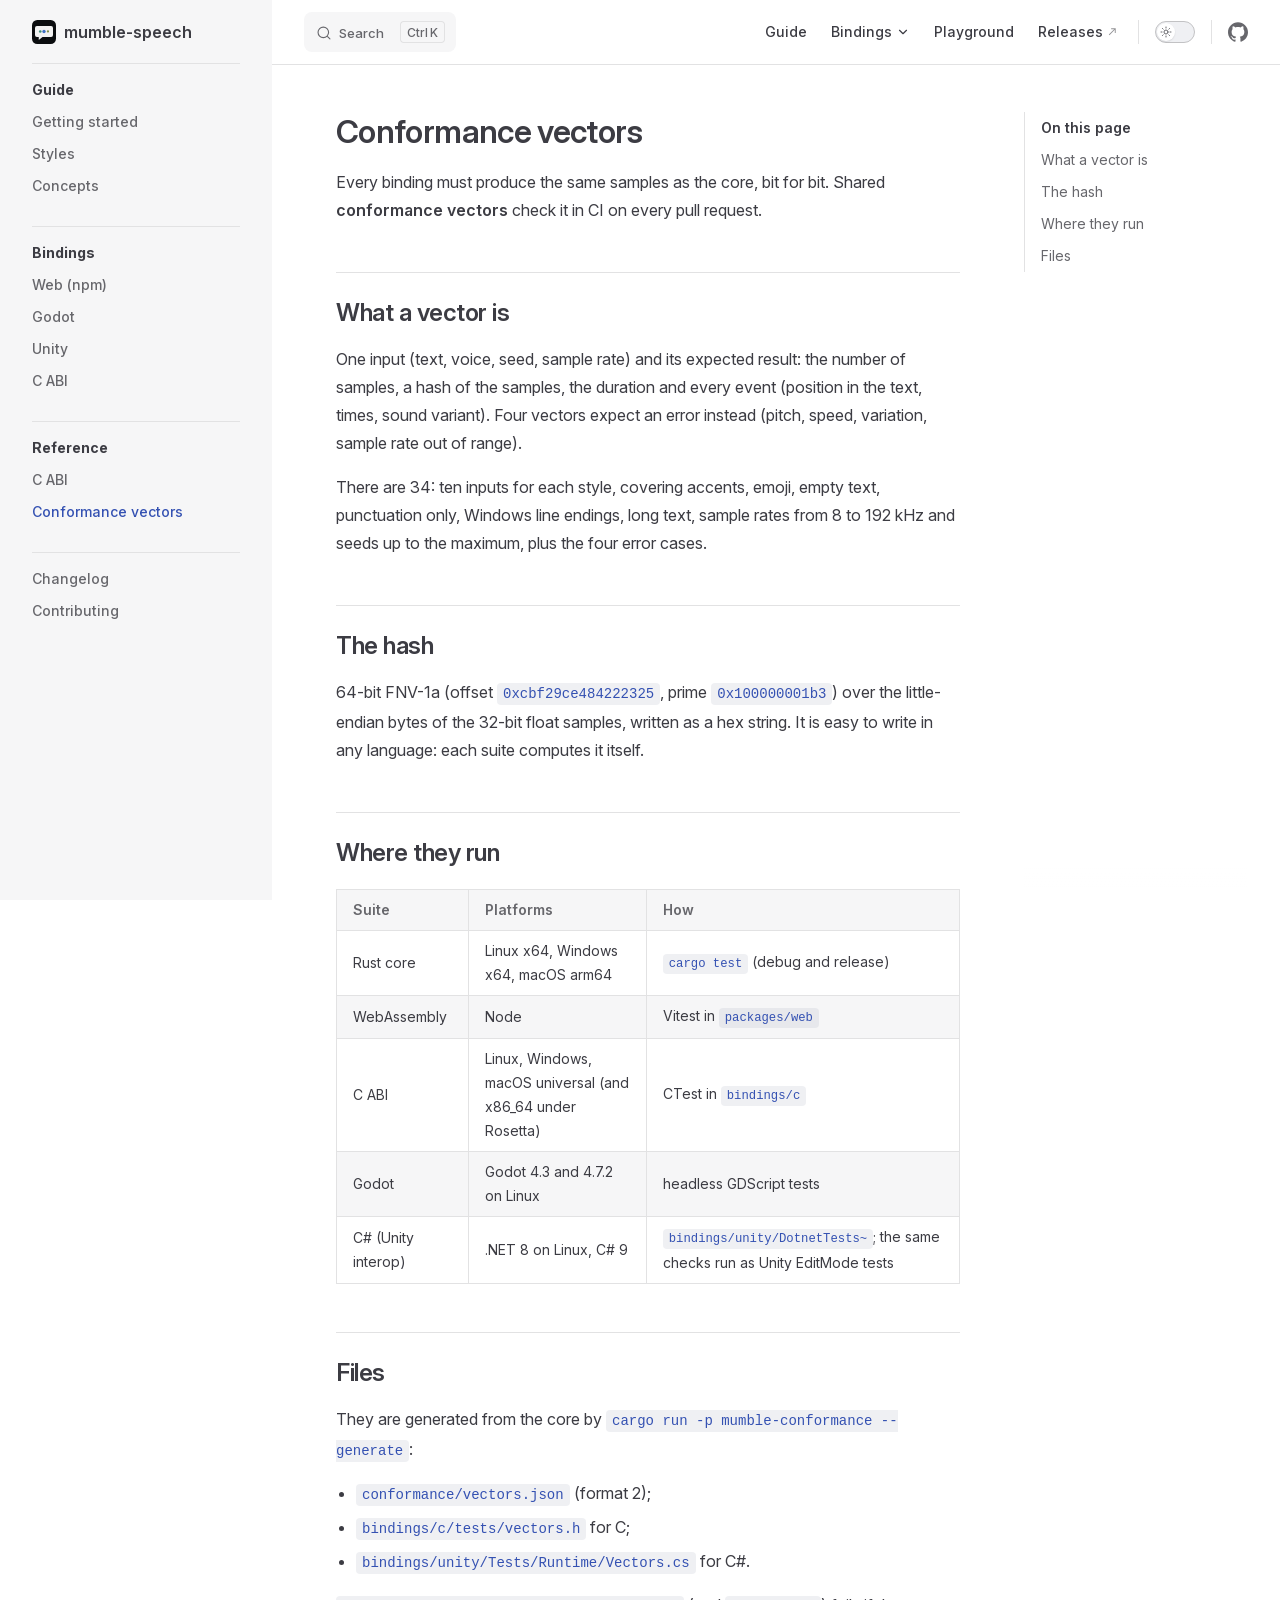
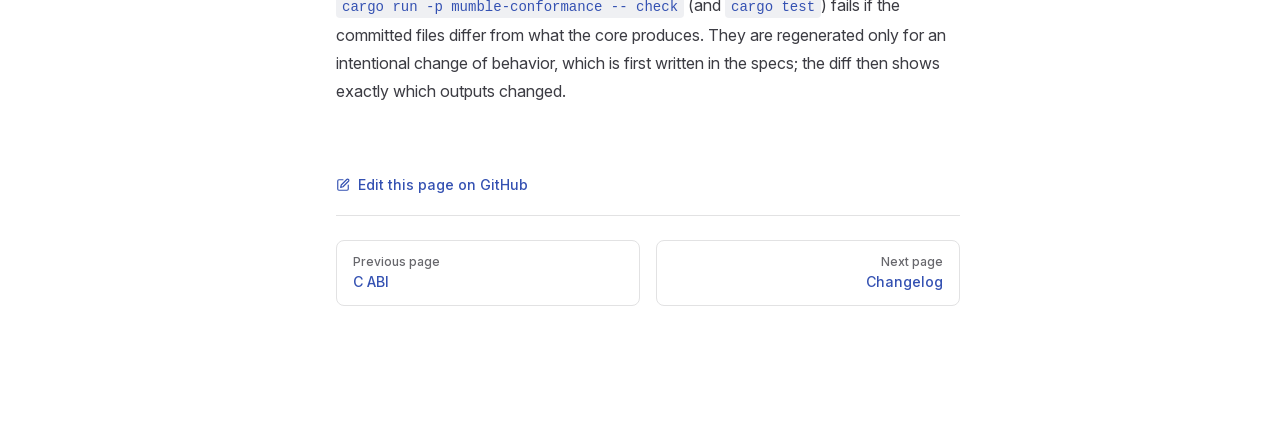
<file: reference/conformance.html>
<!DOCTYPE html>
<html lang="en-US" dir="ltr">
  <head>
    <meta charset="utf-8">
    <meta name="viewport" content="width=device-width,initial-scale=1">
    <title>Conformance vectors | mumble-speech</title>
    <meta name="description" content="Video-game mumble speech generated at runtime, for the web, Godot, Unity and C.">
    <meta name="generator" content="VitePress v1.6.4">
    <link rel="preload stylesheet" href="/assets/style.BhX5jokk.css" as="style">
    <link rel="preload stylesheet" href="/vp-icons.css" as="style">
    
    <script type="module" src="/assets/app.fnzeENiX.js"></script>
    <link rel="preload" href="/assets/inter-roman-latin.Di8DUHzh.woff2" as="font" type="font/woff2" crossorigin="">
    <link rel="modulepreload" href="/assets/chunks/theme.BniZyXw9.js">
    <link rel="modulepreload" href="/assets/chunks/framework.CdvW4CUT.js">
    <link rel="modulepreload" href="/assets/reference_conformance.md.BkOyZZus.lean.js">
    <link rel="icon" type="image/svg+xml" href="/logo.svg">
    <script id="check-dark-mode">(()=>{const e=localStorage.getItem("vitepress-theme-appearance")||"auto",a=window.matchMedia("(prefers-color-scheme: dark)").matches;(!e||e==="auto"?a:e==="dark")&&document.documentElement.classList.add("dark")})();</script>
    <script id="check-mac-os">document.documentElement.classList.toggle("mac",/Mac|iPhone|iPod|iPad/i.test(navigator.platform));</script>
  </head>
  <body>
    <div id="app"><div class="Layout" data-v-5d98c3a5><!--[--><!--]--><!--[--><span tabindex="-1" data-v-0b0ada53></span><a href="#VPContent" class="VPSkipLink visually-hidden" data-v-0b0ada53>Skip to content</a><!--]--><!----><header class="VPNav" data-v-5d98c3a5 data-v-ae24b3ad><div class="VPNavBar" data-v-ae24b3ad data-v-6aa21345><div class="wrapper" data-v-6aa21345><div class="container" data-v-6aa21345><div class="title" data-v-6aa21345><div class="VPNavBarTitle has-sidebar" data-v-6aa21345 data-v-1168a8e4><a class="title" href="/" data-v-1168a8e4><!--[--><!--]--><!--[--><img class="VPImage logo" src="/logo.svg" alt data-v-8426fc1a><!--]--><span data-v-1168a8e4>mumble-speech</span><!--[--><!--]--></a></div></div><div class="content" data-v-6aa21345><div class="content-body" data-v-6aa21345><!--[--><!--]--><div class="VPNavBarSearch search" data-v-6aa21345><!--[--><!----><div id="local-search"><button type="button" class="DocSearch DocSearch-Button" aria-label="Search"><span class="DocSearch-Button-Container"><span class="vp-icon DocSearch-Search-Icon"></span><span class="DocSearch-Button-Placeholder">Search</span></span><span class="DocSearch-Button-Keys"><kbd class="DocSearch-Button-Key"></kbd><kbd class="DocSearch-Button-Key">K</kbd></span></button></div><!--]--></div><nav aria-labelledby="main-nav-aria-label" class="VPNavBarMenu menu" data-v-6aa21345 data-v-dc692963><span id="main-nav-aria-label" class="visually-hidden" data-v-dc692963> Main Navigation </span><!--[--><!--[--><a class="VPLink link VPNavBarMenuLink" href="/guide/getting-started" tabindex="0" data-v-dc692963 data-v-e56f3d57><!--[--><span data-v-e56f3d57>Guide</span><!--]--></a><!--]--><!--[--><div class="VPFlyout VPNavBarMenuGroup" data-v-dc692963 data-v-cf11d7a2><button type="button" class="button" aria-haspopup="true" aria-expanded="false" data-v-cf11d7a2><span class="text" data-v-cf11d7a2><!----><span data-v-cf11d7a2>Bindings</span><span class="vpi-chevron-down text-icon" data-v-cf11d7a2></span></span></button><div class="menu" data-v-cf11d7a2><div class="VPMenu" data-v-cf11d7a2 data-v-b98bc113><div class="items" data-v-b98bc113><!--[--><!--[--><div class="VPMenuLink" data-v-b98bc113 data-v-35975db6><a class="VPLink link" href="/bindings/web" data-v-35975db6><!--[--><span data-v-35975db6>Web (npm)</span><!--]--></a></div><!--]--><!--[--><div class="VPMenuLink" data-v-b98bc113 data-v-35975db6><a class="VPLink link" href="/bindings/godot" data-v-35975db6><!--[--><span data-v-35975db6>Godot</span><!--]--></a></div><!--]--><!--[--><div class="VPMenuLink" data-v-b98bc113 data-v-35975db6><a class="VPLink link" href="/bindings/unity" data-v-35975db6><!--[--><span data-v-35975db6>Unity</span><!--]--></a></div><!--]--><!--[--><div class="VPMenuLink" data-v-b98bc113 data-v-35975db6><a class="VPLink link" href="/bindings/c" data-v-35975db6><!--[--><span data-v-35975db6>C ABI</span><!--]--></a></div><!--]--><!--]--></div><!--[--><!--]--></div></div></div><!--]--><!--[--><a class="VPLink link VPNavBarMenuLink" href="/playground/" target="_self" tabindex="0" data-v-dc692963 data-v-e56f3d57><!--[--><span data-v-e56f3d57>Playground</span><!--]--></a><!--]--><!--[--><a class="VPLink link vp-external-link-icon VPNavBarMenuLink" href="https://github.com/basteez/mumble-speech/releases" target="_blank" rel="noreferrer" tabindex="0" data-v-dc692963 data-v-e56f3d57><!--[--><span data-v-e56f3d57>Releases</span><!--]--></a><!--]--><!--]--></nav><!----><div class="VPNavBarAppearance appearance" data-v-6aa21345 data-v-6c893767><button class="VPSwitch VPSwitchAppearance" type="button" role="switch" title aria-checked="false" data-v-6c893767 data-v-5337faa4 data-v-1d5665e3><span class="check" data-v-1d5665e3><span class="icon" data-v-1d5665e3><!--[--><span class="vpi-sun sun" data-v-5337faa4></span><span class="vpi-moon moon" data-v-5337faa4></span><!--]--></span></span></button></div><div class="VPSocialLinks VPNavBarSocialLinks social-links" data-v-6aa21345 data-v-0394ad82 data-v-7bc22406><!--[--><a class="VPSocialLink no-icon" href="https://github.com/basteez/mumble-speech" aria-label="github" target="_blank" rel="noopener" data-v-7bc22406 data-v-bd121fe5><span class="vpi-social-github"></span></a><!--]--></div><div class="VPFlyout VPNavBarExtra extra" data-v-6aa21345 data-v-bb2aa2f0 data-v-cf11d7a2><button type="button" class="button" aria-haspopup="true" aria-expanded="false" aria-label="extra navigation" data-v-cf11d7a2><span class="vpi-more-horizontal icon" data-v-cf11d7a2></span></button><div class="menu" data-v-cf11d7a2><div class="VPMenu" data-v-cf11d7a2 data-v-b98bc113><!----><!--[--><!--[--><!----><div class="group" data-v-bb2aa2f0><div class="item appearance" data-v-bb2aa2f0><p class="label" data-v-bb2aa2f0>Appearance</p><div class="appearance-action" data-v-bb2aa2f0><button class="VPSwitch VPSwitchAppearance" type="button" role="switch" title aria-checked="false" data-v-bb2aa2f0 data-v-5337faa4 data-v-1d5665e3><span class="check" data-v-1d5665e3><span class="icon" data-v-1d5665e3><!--[--><span class="vpi-sun sun" data-v-5337faa4></span><span class="vpi-moon moon" data-v-5337faa4></span><!--]--></span></span></button></div></div></div><div class="group" data-v-bb2aa2f0><div class="item social-links" data-v-bb2aa2f0><div class="VPSocialLinks social-links-list" data-v-bb2aa2f0 data-v-7bc22406><!--[--><a class="VPSocialLink no-icon" href="https://github.com/basteez/mumble-speech" aria-label="github" target="_blank" rel="noopener" data-v-7bc22406 data-v-bd121fe5><span class="vpi-social-github"></span></a><!--]--></div></div></div><!--]--><!--]--></div></div></div><!--[--><!--]--><button type="button" class="VPNavBarHamburger hamburger" aria-label="mobile navigation" aria-expanded="false" aria-controls="VPNavScreen" data-v-6aa21345 data-v-e5dd9c1c><span class="container" data-v-e5dd9c1c><span class="top" data-v-e5dd9c1c></span><span class="middle" data-v-e5dd9c1c></span><span class="bottom" data-v-e5dd9c1c></span></span></button></div></div></div></div><div class="divider" data-v-6aa21345><div class="divider-line" data-v-6aa21345></div></div></div><!----></header><div class="VPLocalNav has-sidebar empty" data-v-5d98c3a5 data-v-a6f0e41e><div class="container" data-v-a6f0e41e><button class="menu" aria-expanded="false" aria-controls="VPSidebarNav" data-v-a6f0e41e><span class="vpi-align-left menu-icon" data-v-a6f0e41e></span><span class="menu-text" data-v-a6f0e41e>Menu</span></button><div class="VPLocalNavOutlineDropdown" style="--vp-vh:0px;" data-v-a6f0e41e data-v-8a42e2b4><button data-v-8a42e2b4>Return to top</button><!----></div></div></div><aside class="VPSidebar" data-v-5d98c3a5 data-v-319d5ca6><div class="curtain" data-v-319d5ca6></div><nav class="nav" id="VPSidebarNav" aria-labelledby="sidebar-aria-label" tabindex="-1" data-v-319d5ca6><span class="visually-hidden" id="sidebar-aria-label" data-v-319d5ca6> Sidebar Navigation </span><!--[--><!--]--><!--[--><div class="no-transition group" data-v-c40bc020><section class="VPSidebarItem level-0" data-v-c40bc020 data-v-b3fd67f8><div class="item" role="button" tabindex="0" data-v-b3fd67f8><div class="indicator" data-v-b3fd67f8></div><h2 class="text" data-v-b3fd67f8>Guide</h2><!----></div><div class="items" data-v-b3fd67f8><!--[--><div class="VPSidebarItem level-1 is-link" data-v-b3fd67f8><div class="item" data-v-b3fd67f8><div class="indicator" data-v-b3fd67f8></div><a class="VPLink link link" href="/guide/getting-started" data-v-b3fd67f8><!--[--><p class="text" data-v-b3fd67f8>Getting started</p><!--]--></a><!----></div><!----></div><div class="VPSidebarItem level-1 is-link" data-v-b3fd67f8><div class="item" data-v-b3fd67f8><div class="indicator" data-v-b3fd67f8></div><a class="VPLink link link" href="/guide/styles" data-v-b3fd67f8><!--[--><p class="text" data-v-b3fd67f8>Styles</p><!--]--></a><!----></div><!----></div><div class="VPSidebarItem level-1 is-link" data-v-b3fd67f8><div class="item" data-v-b3fd67f8><div class="indicator" data-v-b3fd67f8></div><a class="VPLink link link" href="/guide/concepts" data-v-b3fd67f8><!--[--><p class="text" data-v-b3fd67f8>Concepts</p><!--]--></a><!----></div><!----></div><!--]--></div></section></div><div class="no-transition group" data-v-c40bc020><section class="VPSidebarItem level-0" data-v-c40bc020 data-v-b3fd67f8><div class="item" role="button" tabindex="0" data-v-b3fd67f8><div class="indicator" data-v-b3fd67f8></div><h2 class="text" data-v-b3fd67f8>Bindings</h2><!----></div><div class="items" data-v-b3fd67f8><!--[--><div class="VPSidebarItem level-1 is-link" data-v-b3fd67f8><div class="item" data-v-b3fd67f8><div class="indicator" data-v-b3fd67f8></div><a class="VPLink link link" href="/bindings/web" data-v-b3fd67f8><!--[--><p class="text" data-v-b3fd67f8>Web (npm)</p><!--]--></a><!----></div><!----></div><div class="VPSidebarItem level-1 is-link" data-v-b3fd67f8><div class="item" data-v-b3fd67f8><div class="indicator" data-v-b3fd67f8></div><a class="VPLink link link" href="/bindings/godot" data-v-b3fd67f8><!--[--><p class="text" data-v-b3fd67f8>Godot</p><!--]--></a><!----></div><!----></div><div class="VPSidebarItem level-1 is-link" data-v-b3fd67f8><div class="item" data-v-b3fd67f8><div class="indicator" data-v-b3fd67f8></div><a class="VPLink link link" href="/bindings/unity" data-v-b3fd67f8><!--[--><p class="text" data-v-b3fd67f8>Unity</p><!--]--></a><!----></div><!----></div><div class="VPSidebarItem level-1 is-link" data-v-b3fd67f8><div class="item" data-v-b3fd67f8><div class="indicator" data-v-b3fd67f8></div><a class="VPLink link link" href="/bindings/c" data-v-b3fd67f8><!--[--><p class="text" data-v-b3fd67f8>C ABI</p><!--]--></a><!----></div><!----></div><!--]--></div></section></div><div class="no-transition group" data-v-c40bc020><section class="VPSidebarItem level-0 has-active" data-v-c40bc020 data-v-b3fd67f8><div class="item" role="button" tabindex="0" data-v-b3fd67f8><div class="indicator" data-v-b3fd67f8></div><h2 class="text" data-v-b3fd67f8>Reference</h2><!----></div><div class="items" data-v-b3fd67f8><!--[--><div class="VPSidebarItem level-1 is-link" data-v-b3fd67f8><div class="item" data-v-b3fd67f8><div class="indicator" data-v-b3fd67f8></div><a class="VPLink link link" href="/reference/c-abi" data-v-b3fd67f8><!--[--><p class="text" data-v-b3fd67f8>C ABI</p><!--]--></a><!----></div><!----></div><div class="VPSidebarItem level-1 is-link" data-v-b3fd67f8><div class="item" data-v-b3fd67f8><div class="indicator" data-v-b3fd67f8></div><a class="VPLink link link" href="/reference/conformance" data-v-b3fd67f8><!--[--><p class="text" data-v-b3fd67f8>Conformance vectors</p><!--]--></a><!----></div><!----></div><!--]--></div></section></div><div class="no-transition group" data-v-c40bc020><section class="VPSidebarItem level-0" data-v-c40bc020 data-v-b3fd67f8><!----><div class="items" data-v-b3fd67f8><!--[--><div class="VPSidebarItem level-1 is-link" data-v-b3fd67f8><div class="item" data-v-b3fd67f8><div class="indicator" data-v-b3fd67f8></div><a class="VPLink link link" href="/changelog" data-v-b3fd67f8><!--[--><p class="text" data-v-b3fd67f8>Changelog</p><!--]--></a><!----></div><!----></div><div class="VPSidebarItem level-1 is-link" data-v-b3fd67f8><div class="item" data-v-b3fd67f8><div class="indicator" data-v-b3fd67f8></div><a class="VPLink link link" href="/contributing" data-v-b3fd67f8><!--[--><p class="text" data-v-b3fd67f8>Contributing</p><!--]--></a><!----></div><!----></div><!--]--></div></section></div><!--]--><!--[--><!--]--></nav></aside><div class="VPContent has-sidebar" id="VPContent" data-v-5d98c3a5 data-v-1428d186><div class="VPDoc has-sidebar has-aside" data-v-1428d186 data-v-39a288b8><!--[--><!--]--><div class="container" data-v-39a288b8><div class="aside" data-v-39a288b8><div class="aside-curtain" data-v-39a288b8></div><div class="aside-container" data-v-39a288b8><div class="aside-content" data-v-39a288b8><div class="VPDocAside" data-v-39a288b8 data-v-3f215769><!--[--><!--]--><!--[--><!--]--><nav aria-labelledby="doc-outline-aria-label" class="VPDocAsideOutline" data-v-3f215769 data-v-a5bbad30><div class="content" data-v-a5bbad30><div class="outline-marker" data-v-a5bbad30></div><div aria-level="2" class="outline-title" id="doc-outline-aria-label" role="heading" data-v-a5bbad30>On this page</div><ul class="VPDocOutlineItem root" data-v-a5bbad30 data-v-b933a997><!--[--><!--]--></ul></div></nav><!--[--><!--]--><div class="spacer" data-v-3f215769></div><!--[--><!--]--><!----><!--[--><!--]--><!--[--><!--]--></div></div></div></div><div class="content" data-v-39a288b8><div class="content-container" data-v-39a288b8><!--[--><!--]--><main class="main" data-v-39a288b8><div style="position:relative;" class="vp-doc _reference_conformance" data-v-39a288b8><div><h1 id="conformance-vectors" tabindex="-1">Conformance vectors <a class="header-anchor" href="#conformance-vectors" aria-label="Permalink to &quot;Conformance vectors&quot;">​</a></h1><p>Every binding must produce the same samples as the core, bit for bit. Shared <strong>conformance vectors</strong> check it in CI on every pull request.</p><h2 id="what-a-vector-is" tabindex="-1">What a vector is <a class="header-anchor" href="#what-a-vector-is" aria-label="Permalink to &quot;What a vector is&quot;">​</a></h2><p>One input (text, voice, seed, sample rate) and its expected result: the number of samples, a hash of the samples, the duration and every event (position in the text, times, sound variant). Four vectors expect an error instead (pitch, speed, variation, sample rate out of range).</p><p>There are 34: ten inputs for each style, covering accents, emoji, empty text, punctuation only, Windows line endings, long text, sample rates from 8 to 192 kHz and seeds up to the maximum, plus the four error cases.</p><h2 id="the-hash" tabindex="-1">The hash <a class="header-anchor" href="#the-hash" aria-label="Permalink to &quot;The hash&quot;">​</a></h2><p>64-bit FNV-1a (offset <code>0xcbf29ce484222325</code>, prime <code>0x100000001b3</code>) over the little-endian bytes of the 32-bit float samples, written as a hex string. It is easy to write in any language: each suite computes it itself.</p><h2 id="where-they-run" tabindex="-1">Where they run <a class="header-anchor" href="#where-they-run" aria-label="Permalink to &quot;Where they run&quot;">​</a></h2><table tabindex="0"><thead><tr><th>Suite</th><th>Platforms</th><th>How</th></tr></thead><tbody><tr><td>Rust core</td><td>Linux x64, Windows x64, macOS arm64</td><td><code>cargo test</code> (debug and release)</td></tr><tr><td>WebAssembly</td><td>Node</td><td>Vitest in <code>packages/web</code></td></tr><tr><td>C ABI</td><td>Linux, Windows, macOS universal (and x86_64 under Rosetta)</td><td>CTest in <code>bindings/c</code></td></tr><tr><td>Godot</td><td>Godot 4.3 and 4.7.2 on Linux</td><td>headless GDScript tests</td></tr><tr><td>C# (Unity interop)</td><td>.NET 8 on Linux, C# 9</td><td><code>bindings/unity/DotnetTests~</code>; the same checks run as Unity EditMode tests</td></tr></tbody></table><h2 id="files" tabindex="-1">Files <a class="header-anchor" href="#files" aria-label="Permalink to &quot;Files&quot;">​</a></h2><p>They are generated from the core by <code>cargo run -p mumble-conformance -- generate</code>:</p><ul><li><code>conformance/vectors.json</code> (format 2);</li><li><code>bindings/c/tests/vectors.h</code> for C;</li><li><code>bindings/unity/Tests/Runtime/Vectors.cs</code> for C#.</li></ul><p><code>cargo run -p mumble-conformance -- check</code> (and <code>cargo test</code>) fails if the committed files differ from what the core produces. They are regenerated only for an intentional change of behavior, which is first written in the specs; the diff then shows exactly which outputs changed.</p></div></div></main><footer class="VPDocFooter" data-v-39a288b8 data-v-e257564d><!--[--><!--]--><div class="edit-info" data-v-e257564d><div class="edit-link" data-v-e257564d><a class="VPLink link vp-external-link-icon no-icon edit-link-button" href="https://github.com/basteez/mumble-speech/edit/main/docs/reference/conformance.md" target="_blank" rel="noreferrer" data-v-e257564d><!--[--><span class="vpi-square-pen edit-link-icon" data-v-e257564d></span> Edit this page on GitHub<!--]--></a></div><!----></div><nav class="prev-next" aria-labelledby="doc-footer-aria-label" data-v-e257564d><span class="visually-hidden" id="doc-footer-aria-label" data-v-e257564d>Pager</span><div class="pager" data-v-e257564d><a class="VPLink link pager-link prev" href="/reference/c-abi" data-v-e257564d><!--[--><span class="desc" data-v-e257564d>Previous page</span><span class="title" data-v-e257564d>C ABI</span><!--]--></a></div><div class="pager" data-v-e257564d><a class="VPLink link pager-link next" href="/changelog" data-v-e257564d><!--[--><span class="desc" data-v-e257564d>Next page</span><span class="title" data-v-e257564d>Changelog</span><!--]--></a></div></nav></footer><!--[--><!--]--></div></div></div><!--[--><!--]--></div></div><footer class="VPFooter has-sidebar" data-v-5d98c3a5 data-v-e315a0ad><div class="container" data-v-e315a0ad><p class="message" data-v-e315a0ad>Dual-licensed under MIT or Apache-2.0.</p><!----></div></footer><!--[--><!--]--></div></div>
    <script>window.__VP_HASH_MAP__=JSON.parse("{\"bindings_c.md\":\"CvdzR3jt\",\"bindings_godot.md\":\"6AbujX-C\",\"bindings_unity.md\":\"Cgzj0g5W\",\"bindings_web.md\":\"CWLzriMP\",\"changelog.md\":\"CYrMnuet\",\"contributing.md\":\"CZdMb4Yt\",\"guide_concepts.md\":\"BsPcDGQN\",\"guide_getting-started.md\":\"BjMsiD97\",\"guide_styles.md\":\"BpWknmDv\",\"index.md\":\"BIPw6hRf\",\"reference_c-abi.md\":\"tze1Avv9\",\"reference_conformance.md\":\"BkOyZZus\"}");window.__VP_SITE_DATA__=JSON.parse("{\"lang\":\"en-US\",\"dir\":\"ltr\",\"title\":\"mumble-speech\",\"description\":\"Video-game mumble speech generated at runtime, for the web, Godot, Unity and C.\",\"base\":\"/\",\"head\":[],\"router\":{\"prefetchLinks\":true},\"appearance\":true,\"themeConfig\":{\"logo\":\"/logo.svg\",\"nav\":[{\"text\":\"Guide\",\"link\":\"/guide/getting-started\"},{\"text\":\"Bindings\",\"items\":[{\"text\":\"Web (npm)\",\"link\":\"/bindings/web\"},{\"text\":\"Godot\",\"link\":\"/bindings/godot\"},{\"text\":\"Unity\",\"link\":\"/bindings/unity\"},{\"text\":\"C ABI\",\"link\":\"/bindings/c\"}]},{\"text\":\"Playground\",\"link\":\"/playground/\",\"target\":\"_self\"},{\"text\":\"Releases\",\"link\":\"https://github.com/basteez/mumble-speech/releases\"}],\"sidebar\":[{\"text\":\"Guide\",\"items\":[{\"text\":\"Getting started\",\"link\":\"/guide/getting-started\"},{\"text\":\"Styles\",\"link\":\"/guide/styles\"},{\"text\":\"Concepts\",\"link\":\"/guide/concepts\"}]},{\"text\":\"Bindings\",\"items\":[{\"text\":\"Web (npm)\",\"link\":\"/bindings/web\"},{\"text\":\"Godot\",\"link\":\"/bindings/godot\"},{\"text\":\"Unity\",\"link\":\"/bindings/unity\"},{\"text\":\"C ABI\",\"link\":\"/bindings/c\"}]},{\"text\":\"Reference\",\"items\":[{\"text\":\"C ABI\",\"link\":\"/reference/c-abi\"},{\"text\":\"Conformance vectors\",\"link\":\"/reference/conformance\"}]},{\"text\":\"Changelog\",\"link\":\"/changelog\"},{\"text\":\"Contributing\",\"link\":\"/contributing\"}],\"socialLinks\":[{\"icon\":\"github\",\"link\":\"https://github.com/basteez/mumble-speech\"}],\"search\":{\"provider\":\"local\"},\"editLink\":{\"pattern\":\"https://github.com/basteez/mumble-speech/edit/main/docs/:path\",\"text\":\"Edit this page on GitHub\"},\"footer\":{\"message\":\"Dual-licensed under MIT or Apache-2.0.\"}},\"locales\":{},\"scrollOffset\":134,\"cleanUrls\":true}");</script>
    
  </body>
</html>
</file>
<file: assets/style.BhX5jokk.css>
@font-face{font-family:Inter;font-style:normal;font-weight:100 900;font-display:swap;src:url(/assets/inter-roman-cyrillic-ext.BBPuwvHQ.woff2) format("woff2");unicode-range:U+0460-052F,U+1C80-1C88,U+20B4,U+2DE0-2DFF,U+A640-A69F,U+FE2E-FE2F}@font-face{font-family:Inter;font-style:normal;font-weight:100 900;font-display:swap;src:url(/assets/inter-roman-cyrillic.C5lxZ8CY.woff2) format("woff2");unicode-range:U+0301,U+0400-045F,U+0490-0491,U+04B0-04B1,U+2116}@font-face{font-family:Inter;font-style:normal;font-weight:100 900;font-display:swap;src:url(/assets/inter-roman-greek-ext.CqjqNYQ-.woff2) format("woff2");unicode-range:U+1F00-1FFF}@font-face{font-family:Inter;font-style:normal;font-weight:100 900;font-display:swap;src:url(/assets/inter-roman-greek.BBVDIX6e.woff2) format("woff2");unicode-range:U+0370-0377,U+037A-037F,U+0384-038A,U+038C,U+038E-03A1,U+03A3-03FF}@font-face{font-family:Inter;font-style:normal;font-weight:100 900;font-display:swap;src:url(/assets/inter-roman-vietnamese.BjW4sHH5.woff2) format("woff2");unicode-range:U+0102-0103,U+0110-0111,U+0128-0129,U+0168-0169,U+01A0-01A1,U+01AF-01B0,U+0300-0301,U+0303-0304,U+0308-0309,U+0323,U+0329,U+1EA0-1EF9,U+20AB}@font-face{font-family:Inter;font-style:normal;font-weight:100 900;font-display:swap;src:url(/assets/inter-roman-latin-ext.4ZJIpNVo.woff2) format("woff2");unicode-range:U+0100-02AF,U+0304,U+0308,U+0329,U+1E00-1E9F,U+1EF2-1EFF,U+2020,U+20A0-20AB,U+20AD-20C0,U+2113,U+2C60-2C7F,U+A720-A7FF}@font-face{font-family:Inter;font-style:normal;font-weight:100 900;font-display:swap;src:url(/assets/inter-roman-latin.Di8DUHzh.woff2) format("woff2");unicode-range:U+0000-00FF,U+0131,U+0152-0153,U+02BB-02BC,U+02C6,U+02DA,U+02DC,U+0304,U+0308,U+0329,U+2000-206F,U+2074,U+20AC,U+2122,U+2191,U+2193,U+2212,U+2215,U+FEFF,U+FFFD}@font-face{font-family:Inter;font-style:italic;font-weight:100 900;font-display:swap;src:url(/assets/inter-italic-cyrillic-ext.r48I6akx.woff2) format("woff2");unicode-range:U+0460-052F,U+1C80-1C88,U+20B4,U+2DE0-2DFF,U+A640-A69F,U+FE2E-FE2F}@font-face{font-family:Inter;font-style:italic;font-weight:100 900;font-display:swap;src:url(/assets/inter-italic-cyrillic.By2_1cv3.woff2) format("woff2");unicode-range:U+0301,U+0400-045F,U+0490-0491,U+04B0-04B1,U+2116}@font-face{font-family:Inter;font-style:italic;font-weight:100 900;font-display:swap;src:url(/assets/inter-italic-greek-ext.1u6EdAuj.woff2) format("woff2");unicode-range:U+1F00-1FFF}@font-face{font-family:Inter;font-style:italic;font-weight:100 900;font-display:swap;src:url(/assets/inter-italic-greek.DJ8dCoTZ.woff2) format("woff2");unicode-range:U+0370-0377,U+037A-037F,U+0384-038A,U+038C,U+038E-03A1,U+03A3-03FF}@font-face{font-family:Inter;font-style:italic;font-weight:100 900;font-display:swap;src:url(/assets/inter-italic-vietnamese.BSbpV94h.woff2) format("woff2");unicode-range:U+0102-0103,U+0110-0111,U+0128-0129,U+0168-0169,U+01A0-01A1,U+01AF-01B0,U+0300-0301,U+0303-0304,U+0308-0309,U+0323,U+0329,U+1EA0-1EF9,U+20AB}@font-face{font-family:Inter;font-style:italic;font-weight:100 900;font-display:swap;src:url(/assets/inter-italic-latin-ext.CN1xVJS-.woff2) format("woff2");unicode-range:U+0100-02AF,U+0304,U+0308,U+0329,U+1E00-1E9F,U+1EF2-1EFF,U+2020,U+20A0-20AB,U+20AD-20C0,U+2113,U+2C60-2C7F,U+A720-A7FF}@font-face{font-family:Inter;font-style:italic;font-weight:100 900;font-display:swap;src:url(/assets/inter-italic-latin.C2AdPX0b.woff2) format("woff2");unicode-range:U+0000-00FF,U+0131,U+0152-0153,U+02BB-02BC,U+02C6,U+02DA,U+02DC,U+0304,U+0308,U+0329,U+2000-206F,U+2074,U+20AC,U+2122,U+2191,U+2193,U+2212,U+2215,U+FEFF,U+FFFD}@font-face{font-family:Punctuation SC;font-weight:400;src:local("PingFang SC Regular"),local("Noto Sans CJK SC"),local("Microsoft YaHei");unicode-range:U+201C,U+201D,U+2018,U+2019,U+2E3A,U+2014,U+2013,U+2026,U+00B7,U+007E,U+002F}@font-face{font-family:Punctuation SC;font-weight:500;src:local("PingFang SC Medium"),local("Noto Sans CJK SC"),local("Microsoft YaHei");unicode-range:U+201C,U+201D,U+2018,U+2019,U+2E3A,U+2014,U+2013,U+2026,U+00B7,U+007E,U+002F}@font-face{font-family:Punctuation SC;font-weight:600;src:local("PingFang SC Semibold"),local("Noto Sans CJK SC Bold"),local("Microsoft YaHei Bold");unicode-range:U+201C,U+201D,U+2018,U+2019,U+2E3A,U+2014,U+2013,U+2026,U+00B7,U+007E,U+002F}@font-face{font-family:Punctuation SC;font-weight:700;src:local("PingFang SC Semibold"),local("Noto Sans CJK SC Bold"),local("Microsoft YaHei Bold");unicode-range:U+201C,U+201D,U+2018,U+2019,U+2E3A,U+2014,U+2013,U+2026,U+00B7,U+007E,U+002F}:root{--vp-c-white: #ffffff;--vp-c-black: #000000;--vp-c-neutral: var(--vp-c-black);--vp-c-neutral-inverse: var(--vp-c-white)}.dark{--vp-c-neutral: var(--vp-c-white);--vp-c-neutral-inverse: var(--vp-c-black)}:root{--vp-c-gray-1: #dddde3;--vp-c-gray-2: #e4e4e9;--vp-c-gray-3: #ebebef;--vp-c-gray-soft: rgba(142, 150, 170, .14);--vp-c-indigo-1: #3451b2;--vp-c-indigo-2: #3a5ccc;--vp-c-indigo-3: #5672cd;--vp-c-indigo-soft: rgba(100, 108, 255, .14);--vp-c-purple-1: #6f42c1;--vp-c-purple-2: #7e4cc9;--vp-c-purple-3: #8e5cd9;--vp-c-purple-soft: rgba(159, 122, 234, .14);--vp-c-green-1: #18794e;--vp-c-green-2: #299764;--vp-c-green-3: #30a46c;--vp-c-green-soft: rgba(16, 185, 129, .14);--vp-c-yellow-1: #915930;--vp-c-yellow-2: #946300;--vp-c-yellow-3: #9f6a00;--vp-c-yellow-soft: rgba(234, 179, 8, .14);--vp-c-red-1: #b8272c;--vp-c-red-2: #d5393e;--vp-c-red-3: #e0575b;--vp-c-red-soft: rgba(244, 63, 94, .14);--vp-c-sponsor: #db2777}.dark{--vp-c-gray-1: #515c67;--vp-c-gray-2: #414853;--vp-c-gray-3: #32363f;--vp-c-gray-soft: rgba(101, 117, 133, .16);--vp-c-indigo-1: #a8b1ff;--vp-c-indigo-2: #5c73e7;--vp-c-indigo-3: #3e63dd;--vp-c-indigo-soft: rgba(100, 108, 255, .16);--vp-c-purple-1: #c8abfa;--vp-c-purple-2: #a879e6;--vp-c-purple-3: #8e5cd9;--vp-c-purple-soft: rgba(159, 122, 234, .16);--vp-c-green-1: #3dd68c;--vp-c-green-2: #30a46c;--vp-c-green-3: #298459;--vp-c-green-soft: rgba(16, 185, 129, .16);--vp-c-yellow-1: #f9b44e;--vp-c-yellow-2: #da8b17;--vp-c-yellow-3: #a46a0a;--vp-c-yellow-soft: rgba(234, 179, 8, .16);--vp-c-red-1: #f66f81;--vp-c-red-2: #f14158;--vp-c-red-3: #b62a3c;--vp-c-red-soft: rgba(244, 63, 94, .16)}:root{--vp-c-bg: #ffffff;--vp-c-bg-alt: #f6f6f7;--vp-c-bg-elv: #ffffff;--vp-c-bg-soft: #f6f6f7}.dark{--vp-c-bg: #1b1b1f;--vp-c-bg-alt: #161618;--vp-c-bg-elv: #202127;--vp-c-bg-soft: #202127}:root{--vp-c-border: #c2c2c4;--vp-c-divider: #e2e2e3;--vp-c-gutter: #e2e2e3}.dark{--vp-c-border: #3c3f44;--vp-c-divider: #2e2e32;--vp-c-gutter: #000000}:root{--vp-c-text-1: #3c3c43;--vp-c-text-2: #67676c;--vp-c-text-3: #929295}.dark{--vp-c-text-1: #dfdfd6;--vp-c-text-2: #98989f;--vp-c-text-3: #6a6a71}:root{--vp-c-default-1: var(--vp-c-gray-1);--vp-c-default-2: var(--vp-c-gray-2);--vp-c-default-3: var(--vp-c-gray-3);--vp-c-default-soft: var(--vp-c-gray-soft);--vp-c-brand-1: var(--vp-c-indigo-1);--vp-c-brand-2: var(--vp-c-indigo-2);--vp-c-brand-3: var(--vp-c-indigo-3);--vp-c-brand-soft: var(--vp-c-indigo-soft);--vp-c-brand: var(--vp-c-brand-1);--vp-c-tip-1: var(--vp-c-brand-1);--vp-c-tip-2: var(--vp-c-brand-2);--vp-c-tip-3: var(--vp-c-brand-3);--vp-c-tip-soft: var(--vp-c-brand-soft);--vp-c-note-1: var(--vp-c-brand-1);--vp-c-note-2: var(--vp-c-brand-2);--vp-c-note-3: var(--vp-c-brand-3);--vp-c-note-soft: var(--vp-c-brand-soft);--vp-c-success-1: var(--vp-c-green-1);--vp-c-success-2: var(--vp-c-green-2);--vp-c-success-3: var(--vp-c-green-3);--vp-c-success-soft: var(--vp-c-green-soft);--vp-c-important-1: var(--vp-c-purple-1);--vp-c-important-2: var(--vp-c-purple-2);--vp-c-important-3: var(--vp-c-purple-3);--vp-c-important-soft: var(--vp-c-purple-soft);--vp-c-warning-1: var(--vp-c-yellow-1);--vp-c-warning-2: var(--vp-c-yellow-2);--vp-c-warning-3: var(--vp-c-yellow-3);--vp-c-warning-soft: var(--vp-c-yellow-soft);--vp-c-danger-1: var(--vp-c-red-1);--vp-c-danger-2: var(--vp-c-red-2);--vp-c-danger-3: var(--vp-c-red-3);--vp-c-danger-soft: var(--vp-c-red-soft);--vp-c-caution-1: var(--vp-c-red-1);--vp-c-caution-2: var(--vp-c-red-2);--vp-c-caution-3: var(--vp-c-red-3);--vp-c-caution-soft: var(--vp-c-red-soft)}:root{--vp-font-family-base: "Inter", ui-sans-serif, system-ui, sans-serif, "Apple Color Emoji", "Segoe UI Emoji", "Segoe UI Symbol", "Noto Color Emoji";--vp-font-family-mono: ui-monospace, "Menlo", "Monaco", "Consolas", "Liberation Mono", "Courier New", monospace;font-optical-sizing:auto}:root:where(:lang(zh)){--vp-font-family-base: "Punctuation SC", "Inter", ui-sans-serif, system-ui, sans-serif, "Apple Color Emoji", "Segoe UI Emoji", "Segoe UI Symbol", "Noto Color Emoji"}:root{--vp-shadow-1: 0 1px 2px rgba(0, 0, 0, .04), 0 1px 2px rgba(0, 0, 0, .06);--vp-shadow-2: 0 3px 12px rgba(0, 0, 0, .07), 0 1px 4px rgba(0, 0, 0, .07);--vp-shadow-3: 0 12px 32px rgba(0, 0, 0, .1), 0 2px 6px rgba(0, 0, 0, .08);--vp-shadow-4: 0 14px 44px rgba(0, 0, 0, .12), 0 3px 9px rgba(0, 0, 0, .12);--vp-shadow-5: 0 18px 56px rgba(0, 0, 0, .16), 0 4px 12px rgba(0, 0, 0, .16)}:root{--vp-z-index-footer: 10;--vp-z-index-local-nav: 20;--vp-z-index-nav: 30;--vp-z-index-layout-top: 40;--vp-z-index-backdrop: 50;--vp-z-index-sidebar: 60}@media (min-width: 960px){:root{--vp-z-index-sidebar: 25}}:root{--vp-layout-max-width: 1440px}:root{--vp-header-anchor-symbol: "#"}:root{--vp-code-line-height: 1.7;--vp-code-font-size: .875em;--vp-code-color: var(--vp-c-brand-1);--vp-code-link-color: var(--vp-c-brand-1);--vp-code-link-hover-color: var(--vp-c-brand-2);--vp-code-bg: var(--vp-c-default-soft);--vp-code-block-color: var(--vp-c-text-2);--vp-code-block-bg: var(--vp-c-bg-alt);--vp-code-block-divider-color: var(--vp-c-gutter);--vp-code-lang-color: var(--vp-c-text-3);--vp-code-line-highlight-color: var(--vp-c-default-soft);--vp-code-line-number-color: var(--vp-c-text-3);--vp-code-line-diff-add-color: var(--vp-c-success-soft);--vp-code-line-diff-add-symbol-color: var(--vp-c-success-1);--vp-code-line-diff-remove-color: var(--vp-c-danger-soft);--vp-code-line-diff-remove-symbol-color: var(--vp-c-danger-1);--vp-code-line-warning-color: var(--vp-c-warning-soft);--vp-code-line-error-color: var(--vp-c-danger-soft);--vp-code-copy-code-border-color: var(--vp-c-divider);--vp-code-copy-code-bg: var(--vp-c-bg-soft);--vp-code-copy-code-hover-border-color: var(--vp-c-divider);--vp-code-copy-code-hover-bg: var(--vp-c-bg);--vp-code-copy-code-active-text: var(--vp-c-text-2);--vp-code-copy-copied-text-content: "Copied";--vp-code-tab-divider: var(--vp-code-block-divider-color);--vp-code-tab-text-color: var(--vp-c-text-2);--vp-code-tab-bg: var(--vp-code-block-bg);--vp-code-tab-hover-text-color: var(--vp-c-text-1);--vp-code-tab-active-text-color: var(--vp-c-text-1);--vp-code-tab-active-bar-color: var(--vp-c-brand-1)}:lang(es),:lang(pt){--vp-code-copy-copied-text-content: "Copiado"}:lang(fa){--vp-code-copy-copied-text-content: "کپی شد"}:lang(ko){--vp-code-copy-copied-text-content: "복사됨"}:lang(ru){--vp-code-copy-copied-text-content: "Скопировано"}:lang(zh){--vp-code-copy-copied-text-content: "已复制"}:root{--vp-button-brand-border: transparent;--vp-button-brand-text: var(--vp-c-white);--vp-button-brand-bg: var(--vp-c-brand-3);--vp-button-brand-hover-border: transparent;--vp-button-brand-hover-text: var(--vp-c-white);--vp-button-brand-hover-bg: var(--vp-c-brand-2);--vp-button-brand-active-border: transparent;--vp-button-brand-active-text: var(--vp-c-white);--vp-button-brand-active-bg: var(--vp-c-brand-1);--vp-button-alt-border: transparent;--vp-button-alt-text: var(--vp-c-text-1);--vp-button-alt-bg: var(--vp-c-default-3);--vp-button-alt-hover-border: transparent;--vp-button-alt-hover-text: var(--vp-c-text-1);--vp-button-alt-hover-bg: var(--vp-c-default-2);--vp-button-alt-active-border: transparent;--vp-button-alt-active-text: var(--vp-c-text-1);--vp-button-alt-active-bg: var(--vp-c-default-1);--vp-button-sponsor-border: var(--vp-c-text-2);--vp-button-sponsor-text: var(--vp-c-text-2);--vp-button-sponsor-bg: transparent;--vp-button-sponsor-hover-border: var(--vp-c-sponsor);--vp-button-sponsor-hover-text: var(--vp-c-sponsor);--vp-button-sponsor-hover-bg: transparent;--vp-button-sponsor-active-border: var(--vp-c-sponsor);--vp-button-sponsor-active-text: var(--vp-c-sponsor);--vp-button-sponsor-active-bg: transparent}:root{--vp-custom-block-font-size: 14px;--vp-custom-block-code-font-size: 13px;--vp-custom-block-info-border: transparent;--vp-custom-block-info-text: var(--vp-c-text-1);--vp-custom-block-info-bg: var(--vp-c-default-soft);--vp-custom-block-info-code-bg: var(--vp-c-default-soft);--vp-custom-block-note-border: transparent;--vp-custom-block-note-text: var(--vp-c-text-1);--vp-custom-block-note-bg: var(--vp-c-default-soft);--vp-custom-block-note-code-bg: var(--vp-c-default-soft);--vp-custom-block-tip-border: transparent;--vp-custom-block-tip-text: var(--vp-c-text-1);--vp-custom-block-tip-bg: var(--vp-c-tip-soft);--vp-custom-block-tip-code-bg: var(--vp-c-tip-soft);--vp-custom-block-important-border: transparent;--vp-custom-block-important-text: var(--vp-c-text-1);--vp-custom-block-important-bg: var(--vp-c-important-soft);--vp-custom-block-important-code-bg: var(--vp-c-important-soft);--vp-custom-block-warning-border: transparent;--vp-custom-block-warning-text: var(--vp-c-text-1);--vp-custom-block-warning-bg: var(--vp-c-warning-soft);--vp-custom-block-warning-code-bg: var(--vp-c-warning-soft);--vp-custom-block-danger-border: transparent;--vp-custom-block-danger-text: var(--vp-c-text-1);--vp-custom-block-danger-bg: var(--vp-c-danger-soft);--vp-custom-block-danger-code-bg: var(--vp-c-danger-soft);--vp-custom-block-caution-border: transparent;--vp-custom-block-caution-text: var(--vp-c-text-1);--vp-custom-block-caution-bg: var(--vp-c-caution-soft);--vp-custom-block-caution-code-bg: var(--vp-c-caution-soft);--vp-custom-block-details-border: var(--vp-custom-block-info-border);--vp-custom-block-details-text: var(--vp-custom-block-info-text);--vp-custom-block-details-bg: var(--vp-custom-block-info-bg);--vp-custom-block-details-code-bg: var(--vp-custom-block-info-code-bg)}:root{--vp-input-border-color: var(--vp-c-border);--vp-input-bg-color: var(--vp-c-bg-alt);--vp-input-switch-bg-color: var(--vp-c-default-soft)}:root{--vp-nav-height: 64px;--vp-nav-bg-color: var(--vp-c-bg);--vp-nav-screen-bg-color: var(--vp-c-bg);--vp-nav-logo-height: 24px}.hide-nav{--vp-nav-height: 0px}.hide-nav .VPSidebar{--vp-nav-height: 22px}:root{--vp-local-nav-bg-color: var(--vp-c-bg)}:root{--vp-sidebar-width: 272px;--vp-sidebar-bg-color: var(--vp-c-bg-alt)}:root{--vp-backdrop-bg-color: rgba(0, 0, 0, .6)}:root{--vp-home-hero-name-color: var(--vp-c-brand-1);--vp-home-hero-name-background: transparent;--vp-home-hero-image-background-image: none;--vp-home-hero-image-filter: none}:root{--vp-badge-info-border: transparent;--vp-badge-info-text: var(--vp-c-text-2);--vp-badge-info-bg: var(--vp-c-default-soft);--vp-badge-tip-border: transparent;--vp-badge-tip-text: var(--vp-c-tip-1);--vp-badge-tip-bg: var(--vp-c-tip-soft);--vp-badge-warning-border: transparent;--vp-badge-warning-text: var(--vp-c-warning-1);--vp-badge-warning-bg: var(--vp-c-warning-soft);--vp-badge-danger-border: transparent;--vp-badge-danger-text: var(--vp-c-danger-1);--vp-badge-danger-bg: var(--vp-c-danger-soft)}:root{--vp-carbon-ads-text-color: var(--vp-c-text-1);--vp-carbon-ads-poweredby-color: var(--vp-c-text-2);--vp-carbon-ads-bg-color: var(--vp-c-bg-soft);--vp-carbon-ads-hover-text-color: var(--vp-c-brand-1);--vp-carbon-ads-hover-poweredby-color: var(--vp-c-text-1)}:root{--vp-local-search-bg: var(--vp-c-bg);--vp-local-search-result-bg: var(--vp-c-bg);--vp-local-search-result-border: var(--vp-c-divider);--vp-local-search-result-selected-bg: var(--vp-c-bg);--vp-local-search-result-selected-border: var(--vp-c-brand-1);--vp-local-search-highlight-bg: var(--vp-c-brand-1);--vp-local-search-highlight-text: var(--vp-c-neutral-inverse)}@media (prefers-reduced-motion: reduce){*,:before,:after{animation-delay:-1ms!important;animation-duration:1ms!important;animation-iteration-count:1!important;background-attachment:initial!important;scroll-behavior:auto!important;transition-duration:0s!important;transition-delay:0s!important}}*,:before,:after{box-sizing:border-box}html{line-height:1.4;font-size:16px;-webkit-text-size-adjust:100%}html.dark{color-scheme:dark}body{margin:0;width:100%;min-width:320px;min-height:100vh;line-height:24px;font-family:var(--vp-font-family-base);font-size:16px;font-weight:400;color:var(--vp-c-text-1);background-color:var(--vp-c-bg);font-synthesis:style;text-rendering:optimizeLegibility;-webkit-font-smoothing:antialiased;-moz-osx-font-smoothing:grayscale}main{display:block}h1,h2,h3,h4,h5,h6{margin:0;line-height:24px;font-size:16px;font-weight:400}p{margin:0}strong,b{font-weight:600}a,area,button,[role=button],input,label,select,summary,textarea{touch-action:manipulation}a{color:inherit;text-decoration:inherit}ol,ul{list-style:none;margin:0;padding:0}blockquote{margin:0}pre,code,kbd,samp{font-family:var(--vp-font-family-mono)}img,svg,video,canvas,audio,iframe,embed,object{display:block}figure{margin:0}img,video{max-width:100%;height:auto}button,input,optgroup,select,textarea{border:0;padding:0;line-height:inherit;color:inherit}button{padding:0;font-family:inherit;background-color:transparent;background-image:none}button:enabled,[role=button]:enabled{cursor:pointer}button:focus,button:focus-visible{outline:1px dotted;outline:4px auto -webkit-focus-ring-color}button:focus:not(:focus-visible){outline:none!important}input:focus,textarea:focus,select:focus{outline:none}table{border-collapse:collapse}input{background-color:transparent}input:-ms-input-placeholder,textarea:-ms-input-placeholder{color:var(--vp-c-text-3)}input::-ms-input-placeholder,textarea::-ms-input-placeholder{color:var(--vp-c-text-3)}input::placeholder,textarea::placeholder{color:var(--vp-c-text-3)}input::-webkit-outer-spin-button,input::-webkit-inner-spin-button{-webkit-appearance:none;margin:0}input[type=number]{-moz-appearance:textfield}textarea{resize:vertical}select{-webkit-appearance:none}fieldset{margin:0;padding:0}h1,h2,h3,h4,h5,h6,li,p{overflow-wrap:break-word}vite-error-overlay{z-index:9999}mjx-container{overflow-x:auto}mjx-container>svg{display:inline-block;margin:auto}[class^=vpi-],[class*=" vpi-"],.vp-icon{width:1em;height:1em}[class^=vpi-].bg,[class*=" vpi-"].bg,.vp-icon.bg{background-size:100% 100%;background-color:transparent}[class^=vpi-]:not(.bg),[class*=" vpi-"]:not(.bg),.vp-icon:not(.bg){-webkit-mask:var(--icon) no-repeat;mask:var(--icon) no-repeat;-webkit-mask-size:100% 100%;mask-size:100% 100%;background-color:currentColor;color:inherit}.vpi-align-left{--icon: url("data:image/svg+xml,%3Csvg xmlns='http://www.w3.org/2000/svg' fill='none' stroke='currentColor' stroke-linecap='round' stroke-linejoin='round' stroke-width='2' viewBox='0 0 24 24'%3E%3Cpath d='M21 6H3M15 12H3M17 18H3'/%3E%3C/svg%3E")}.vpi-arrow-right,.vpi-arrow-down,.vpi-arrow-left,.vpi-arrow-up{--icon: url("data:image/svg+xml,%3Csvg xmlns='http://www.w3.org/2000/svg' fill='none' stroke='currentColor' stroke-linecap='round' stroke-linejoin='round' stroke-width='2' viewBox='0 0 24 24'%3E%3Cpath d='M5 12h14M12 5l7 7-7 7'/%3E%3C/svg%3E")}.vpi-chevron-right,.vpi-chevron-down,.vpi-chevron-left,.vpi-chevron-up{--icon: url("data:image/svg+xml,%3Csvg xmlns='http://www.w3.org/2000/svg' fill='none' stroke='currentColor' stroke-linecap='round' stroke-linejoin='round' stroke-width='2' viewBox='0 0 24 24'%3E%3Cpath d='m9 18 6-6-6-6'/%3E%3C/svg%3E")}.vpi-chevron-down,.vpi-arrow-down{transform:rotate(90deg)}.vpi-chevron-left,.vpi-arrow-left{transform:rotate(180deg)}.vpi-chevron-up,.vpi-arrow-up{transform:rotate(-90deg)}.vpi-square-pen{--icon: url("data:image/svg+xml,%3Csvg xmlns='http://www.w3.org/2000/svg' fill='none' stroke='currentColor' stroke-linecap='round' stroke-linejoin='round' stroke-width='2' viewBox='0 0 24 24'%3E%3Cpath d='M12 3H5a2 2 0 0 0-2 2v14a2 2 0 0 0 2 2h14a2 2 0 0 0 2-2v-7'/%3E%3Cpath d='M18.375 2.625a2.121 2.121 0 1 1 3 3L12 15l-4 1 1-4Z'/%3E%3C/svg%3E")}.vpi-plus{--icon: url("data:image/svg+xml,%3Csvg xmlns='http://www.w3.org/2000/svg' fill='none' stroke='currentColor' stroke-linecap='round' stroke-linejoin='round' stroke-width='2' viewBox='0 0 24 24'%3E%3Cpath d='M5 12h14M12 5v14'/%3E%3C/svg%3E")}.vpi-sun{--icon: url("data:image/svg+xml,%3Csvg xmlns='http://www.w3.org/2000/svg' fill='none' stroke='currentColor' stroke-linecap='round' stroke-linejoin='round' stroke-width='2' viewBox='0 0 24 24'%3E%3Ccircle cx='12' cy='12' r='4'/%3E%3Cpath d='M12 2v2M12 20v2M4.93 4.93l1.41 1.41M17.66 17.66l1.41 1.41M2 12h2M20 12h2M6.34 17.66l-1.41 1.41M19.07 4.93l-1.41 1.41'/%3E%3C/svg%3E")}.vpi-moon{--icon: url("data:image/svg+xml,%3Csvg xmlns='http://www.w3.org/2000/svg' fill='none' stroke='currentColor' stroke-linecap='round' stroke-linejoin='round' stroke-width='2' viewBox='0 0 24 24'%3E%3Cpath d='M12 3a6 6 0 0 0 9 9 9 9 0 1 1-9-9Z'/%3E%3C/svg%3E")}.vpi-more-horizontal{--icon: url("data:image/svg+xml,%3Csvg xmlns='http://www.w3.org/2000/svg' fill='none' stroke='currentColor' stroke-linecap='round' stroke-linejoin='round' stroke-width='2' viewBox='0 0 24 24'%3E%3Ccircle cx='12' cy='12' r='1'/%3E%3Ccircle cx='19' cy='12' r='1'/%3E%3Ccircle cx='5' cy='12' r='1'/%3E%3C/svg%3E")}.vpi-languages{--icon: url("data:image/svg+xml,%3Csvg xmlns='http://www.w3.org/2000/svg' fill='none' stroke='currentColor' stroke-linecap='round' stroke-linejoin='round' stroke-width='2' viewBox='0 0 24 24'%3E%3Cpath d='m5 8 6 6M4 14l6-6 2-3M2 5h12M7 2h1M22 22l-5-10-5 10M14 18h6'/%3E%3C/svg%3E")}.vpi-heart{--icon: url("data:image/svg+xml,%3Csvg xmlns='http://www.w3.org/2000/svg' fill='none' stroke='currentColor' stroke-linecap='round' stroke-linejoin='round' stroke-width='2' viewBox='0 0 24 24'%3E%3Cpath d='M19 14c1.49-1.46 3-3.21 3-5.5A5.5 5.5 0 0 0 16.5 3c-1.76 0-3 .5-4.5 2-1.5-1.5-2.74-2-4.5-2A5.5 5.5 0 0 0 2 8.5c0 2.3 1.5 4.05 3 5.5l7 7Z'/%3E%3C/svg%3E")}.vpi-search{--icon: url("data:image/svg+xml,%3Csvg xmlns='http://www.w3.org/2000/svg' fill='none' stroke='currentColor' stroke-linecap='round' stroke-linejoin='round' stroke-width='2' viewBox='0 0 24 24'%3E%3Ccircle cx='11' cy='11' r='8'/%3E%3Cpath d='m21 21-4.3-4.3'/%3E%3C/svg%3E")}.vpi-layout-list{--icon: url("data:image/svg+xml,%3Csvg xmlns='http://www.w3.org/2000/svg' fill='none' stroke='currentColor' stroke-linecap='round' stroke-linejoin='round' stroke-width='2' viewBox='0 0 24 24'%3E%3Crect width='7' height='7' x='3' y='3' rx='1'/%3E%3Crect width='7' height='7' x='3' y='14' rx='1'/%3E%3Cpath d='M14 4h7M14 9h7M14 15h7M14 20h7'/%3E%3C/svg%3E")}.vpi-delete{--icon: url("data:image/svg+xml,%3Csvg xmlns='http://www.w3.org/2000/svg' fill='none' stroke='currentColor' stroke-linecap='round' stroke-linejoin='round' stroke-width='2' viewBox='0 0 24 24'%3E%3Cpath d='M20 5H9l-7 7 7 7h11a2 2 0 0 0 2-2V7a2 2 0 0 0-2-2ZM18 9l-6 6M12 9l6 6'/%3E%3C/svg%3E")}.vpi-corner-down-left{--icon: url("data:image/svg+xml,%3Csvg xmlns='http://www.w3.org/2000/svg' fill='none' stroke='currentColor' stroke-linecap='round' stroke-linejoin='round' stroke-width='2' viewBox='0 0 24 24'%3E%3Cpath d='m9 10-5 5 5 5'/%3E%3Cpath d='M20 4v7a4 4 0 0 1-4 4H4'/%3E%3C/svg%3E")}:root{--vp-icon-copy: url("data:image/svg+xml,%3Csvg xmlns='http://www.w3.org/2000/svg' fill='none' stroke='rgba(128,128,128,1)' stroke-linecap='round' stroke-linejoin='round' stroke-width='2' viewBox='0 0 24 24'%3E%3Crect width='8' height='4' x='8' y='2' rx='1' ry='1'/%3E%3Cpath d='M16 4h2a2 2 0 0 1 2 2v14a2 2 0 0 1-2 2H6a2 2 0 0 1-2-2V6a2 2 0 0 1 2-2h2'/%3E%3C/svg%3E");--vp-icon-copied: url("data:image/svg+xml,%3Csvg xmlns='http://www.w3.org/2000/svg' fill='none' stroke='rgba(128,128,128,1)' stroke-linecap='round' stroke-linejoin='round' stroke-width='2' viewBox='0 0 24 24'%3E%3Crect width='8' height='4' x='8' y='2' rx='1' ry='1'/%3E%3Cpath d='M16 4h2a2 2 0 0 1 2 2v14a2 2 0 0 1-2 2H6a2 2 0 0 1-2-2V6a2 2 0 0 1 2-2h2'/%3E%3Cpath d='m9 14 2 2 4-4'/%3E%3C/svg%3E")}.visually-hidden{position:absolute;width:1px;height:1px;white-space:nowrap;clip:rect(0 0 0 0);clip-path:inset(50%);overflow:hidden}.custom-block{border:1px solid transparent;border-radius:8px;padding:16px 16px 8px;line-height:24px;font-size:var(--vp-custom-block-font-size);color:var(--vp-c-text-2)}.custom-block.info{border-color:var(--vp-custom-block-info-border);color:var(--vp-custom-block-info-text);background-color:var(--vp-custom-block-info-bg)}.custom-block.info a,.custom-block.info code{color:var(--vp-c-brand-1)}.custom-block.info a:hover,.custom-block.info a:hover>code{color:var(--vp-c-brand-2)}.custom-block.info code{background-color:var(--vp-custom-block-info-code-bg)}.custom-block.note{border-color:var(--vp-custom-block-note-border);color:var(--vp-custom-block-note-text);background-color:var(--vp-custom-block-note-bg)}.custom-block.note a,.custom-block.note code{color:var(--vp-c-brand-1)}.custom-block.note a:hover,.custom-block.note a:hover>code{color:var(--vp-c-brand-2)}.custom-block.note code{background-color:var(--vp-custom-block-note-code-bg)}.custom-block.tip{border-color:var(--vp-custom-block-tip-border);color:var(--vp-custom-block-tip-text);background-color:var(--vp-custom-block-tip-bg)}.custom-block.tip a,.custom-block.tip code{color:var(--vp-c-tip-1)}.custom-block.tip a:hover,.custom-block.tip a:hover>code{color:var(--vp-c-tip-2)}.custom-block.tip code{background-color:var(--vp-custom-block-tip-code-bg)}.custom-block.important{border-color:var(--vp-custom-block-important-border);color:var(--vp-custom-block-important-text);background-color:var(--vp-custom-block-important-bg)}.custom-block.important a,.custom-block.important code{color:var(--vp-c-important-1)}.custom-block.important a:hover,.custom-block.important a:hover>code{color:var(--vp-c-important-2)}.custom-block.important code{background-color:var(--vp-custom-block-important-code-bg)}.custom-block.warning{border-color:var(--vp-custom-block-warning-border);color:var(--vp-custom-block-warning-text);background-color:var(--vp-custom-block-warning-bg)}.custom-block.warning a,.custom-block.warning code{color:var(--vp-c-warning-1)}.custom-block.warning a:hover,.custom-block.warning a:hover>code{color:var(--vp-c-warning-2)}.custom-block.warning code{background-color:var(--vp-custom-block-warning-code-bg)}.custom-block.danger{border-color:var(--vp-custom-block-danger-border);color:var(--vp-custom-block-danger-text);background-color:var(--vp-custom-block-danger-bg)}.custom-block.danger a,.custom-block.danger code{color:var(--vp-c-danger-1)}.custom-block.danger a:hover,.custom-block.danger a:hover>code{color:var(--vp-c-danger-2)}.custom-block.danger code{background-color:var(--vp-custom-block-danger-code-bg)}.custom-block.caution{border-color:var(--vp-custom-block-caution-border);color:var(--vp-custom-block-caution-text);background-color:var(--vp-custom-block-caution-bg)}.custom-block.caution a,.custom-block.caution code{color:var(--vp-c-caution-1)}.custom-block.caution a:hover,.custom-block.caution a:hover>code{color:var(--vp-c-caution-2)}.custom-block.caution code{background-color:var(--vp-custom-block-caution-code-bg)}.custom-block.details{border-color:var(--vp-custom-block-details-border);color:var(--vp-custom-block-details-text);background-color:var(--vp-custom-block-details-bg)}.custom-block.details a{color:var(--vp-c-brand-1)}.custom-block.details a:hover,.custom-block.details a:hover>code{color:var(--vp-c-brand-2)}.custom-block.details code{background-color:var(--vp-custom-block-details-code-bg)}.custom-block-title{font-weight:600}.custom-block p+p{margin:8px 0}.custom-block.details summary{margin:0 0 8px;font-weight:700;cursor:pointer;-webkit-user-select:none;user-select:none}.custom-block.details summary+p{margin:8px 0}.custom-block a{color:inherit;font-weight:600;text-decoration:underline;text-underline-offset:2px;transition:opacity .25s}.custom-block a:hover{opacity:.75}.custom-block code{font-size:var(--vp-custom-block-code-font-size)}.custom-block.custom-block th,.custom-block.custom-block blockquote>p{font-size:var(--vp-custom-block-font-size);color:inherit}.dark .vp-code span{color:var(--shiki-dark, inherit)}html:not(.dark) .vp-code span{color:var(--shiki-light, inherit)}.vp-code-group{margin-top:16px}.vp-code-group .tabs{position:relative;display:flex;margin-right:-24px;margin-left:-24px;padding:0 12px;background-color:var(--vp-code-tab-bg);overflow-x:auto;overflow-y:hidden;box-shadow:inset 0 -1px var(--vp-code-tab-divider)}@media (min-width: 640px){.vp-code-group .tabs{margin-right:0;margin-left:0;border-radius:8px 8px 0 0}}.vp-code-group .tabs input{position:fixed;opacity:0;pointer-events:none}.vp-code-group .tabs label{position:relative;display:inline-block;border-bottom:1px solid transparent;padding:0 12px;line-height:48px;font-size:14px;font-weight:500;color:var(--vp-code-tab-text-color);white-space:nowrap;cursor:pointer;transition:color .25s}.vp-code-group .tabs label:after{position:absolute;right:8px;bottom:-1px;left:8px;z-index:1;height:2px;border-radius:2px;content:"";background-color:transparent;transition:background-color .25s}.vp-code-group label:hover{color:var(--vp-code-tab-hover-text-color)}.vp-code-group input:checked+label{color:var(--vp-code-tab-active-text-color)}.vp-code-group input:checked+label:after{background-color:var(--vp-code-tab-active-bar-color)}.vp-code-group div[class*=language-],.vp-block{display:none;margin-top:0!important;border-top-left-radius:0!important;border-top-right-radius:0!important}.vp-code-group div[class*=language-].active,.vp-block.active{display:block}.vp-block{padding:20px 24px}.vp-doc h1,.vp-doc h2,.vp-doc h3,.vp-doc h4,.vp-doc h5,.vp-doc h6{position:relative;font-weight:600;outline:none}.vp-doc h1{letter-spacing:-.02em;line-height:40px;font-size:28px}.vp-doc h2{margin:48px 0 16px;border-top:1px solid var(--vp-c-divider);padding-top:24px;letter-spacing:-.02em;line-height:32px;font-size:24px}.vp-doc h3{margin:32px 0 0;letter-spacing:-.01em;line-height:28px;font-size:20px}.vp-doc h4{margin:24px 0 0;letter-spacing:-.01em;line-height:24px;font-size:18px}.vp-doc .header-anchor{position:absolute;top:0;left:0;margin-left:-.87em;font-weight:500;-webkit-user-select:none;user-select:none;opacity:0;text-decoration:none;transition:color .25s,opacity .25s}.vp-doc .header-anchor:before{content:var(--vp-header-anchor-symbol)}.vp-doc h1:hover .header-anchor,.vp-doc h1 .header-anchor:focus,.vp-doc h2:hover .header-anchor,.vp-doc h2 .header-anchor:focus,.vp-doc h3:hover .header-anchor,.vp-doc h3 .header-anchor:focus,.vp-doc h4:hover .header-anchor,.vp-doc h4 .header-anchor:focus,.vp-doc h5:hover .header-anchor,.vp-doc h5 .header-anchor:focus,.vp-doc h6:hover .header-anchor,.vp-doc h6 .header-anchor:focus{opacity:1}@media (min-width: 768px){.vp-doc h1{letter-spacing:-.02em;line-height:40px;font-size:32px}}.vp-doc h2 .header-anchor{top:24px}.vp-doc p,.vp-doc summary{margin:16px 0}.vp-doc p{line-height:28px}.vp-doc blockquote{margin:16px 0;border-left:2px solid var(--vp-c-divider);padding-left:16px;transition:border-color .5s;color:var(--vp-c-text-2)}.vp-doc blockquote>p{margin:0;font-size:16px;transition:color .5s}.vp-doc a{font-weight:500;color:var(--vp-c-brand-1);text-decoration:underline;text-underline-offset:2px;transition:color .25s,opacity .25s}.vp-doc a:hover{color:var(--vp-c-brand-2)}.vp-doc strong{font-weight:600}.vp-doc ul,.vp-doc ol{padding-left:1.25rem;margin:16px 0}.vp-doc ul{list-style:disc}.vp-doc ol{list-style:decimal}.vp-doc li+li{margin-top:8px}.vp-doc li>ol,.vp-doc li>ul{margin:8px 0 0}.vp-doc table{display:block;border-collapse:collapse;margin:20px 0;overflow-x:auto}.vp-doc tr{background-color:var(--vp-c-bg);border-top:1px solid var(--vp-c-divider);transition:background-color .5s}.vp-doc tr:nth-child(2n){background-color:var(--vp-c-bg-soft)}.vp-doc th,.vp-doc td{border:1px solid var(--vp-c-divider);padding:8px 16px}.vp-doc th{text-align:left;font-size:14px;font-weight:600;color:var(--vp-c-text-2);background-color:var(--vp-c-bg-soft)}.vp-doc td{font-size:14px}.vp-doc hr{margin:16px 0;border:none;border-top:1px solid var(--vp-c-divider)}.vp-doc .custom-block{margin:16px 0}.vp-doc .custom-block p{margin:8px 0;line-height:24px}.vp-doc .custom-block p:first-child{margin:0}.vp-doc .custom-block div[class*=language-]{margin:8px 0;border-radius:8px}.vp-doc .custom-block div[class*=language-] code{font-weight:400;background-color:transparent}.vp-doc .custom-block .vp-code-group .tabs{margin:0;border-radius:8px 8px 0 0}.vp-doc :not(pre,h1,h2,h3,h4,h5,h6)>code{font-size:var(--vp-code-font-size);color:var(--vp-code-color)}.vp-doc :not(pre)>code{border-radius:4px;padding:3px 6px;background-color:var(--vp-code-bg);transition:color .25s,background-color .5s}.vp-doc a>code{color:var(--vp-code-link-color)}.vp-doc a:hover>code{color:var(--vp-code-link-hover-color)}.vp-doc h1>code,.vp-doc h2>code,.vp-doc h3>code,.vp-doc h4>code{font-size:.9em}.vp-doc div[class*=language-],.vp-block{position:relative;margin:16px -24px;background-color:var(--vp-code-block-bg);overflow-x:auto;transition:background-color .5s}@media (min-width: 640px){.vp-doc div[class*=language-],.vp-block{border-radius:8px;margin:16px 0}}@media (max-width: 639px){.vp-doc li div[class*=language-]{border-radius:8px 0 0 8px}}.vp-doc div[class*=language-]+div[class*=language-],.vp-doc div[class$=-api]+div[class*=language-],.vp-doc div[class*=language-]+div[class$=-api]>div[class*=language-]{margin-top:-8px}.vp-doc [class*=language-] pre,.vp-doc [class*=language-] code{direction:ltr;text-align:left;white-space:pre;word-spacing:normal;word-break:normal;word-wrap:normal;-moz-tab-size:4;-o-tab-size:4;tab-size:4;-webkit-hyphens:none;-moz-hyphens:none;-ms-hyphens:none;hyphens:none}.vp-doc [class*=language-] pre{position:relative;z-index:1;margin:0;padding:20px 0;background:transparent;overflow-x:auto}.vp-doc [class*=language-] code{display:block;padding:0 24px;width:fit-content;min-width:100%;line-height:var(--vp-code-line-height);font-size:var(--vp-code-font-size);color:var(--vp-code-block-color);transition:color .5s}.vp-doc [class*=language-] code .highlighted{background-color:var(--vp-code-line-highlight-color);transition:background-color .5s;margin:0 -24px;padding:0 24px;width:calc(100% + 48px);display:inline-block}.vp-doc [class*=language-] code .highlighted.error{background-color:var(--vp-code-line-error-color)}.vp-doc [class*=language-] code .highlighted.warning{background-color:var(--vp-code-line-warning-color)}.vp-doc [class*=language-] code .diff{transition:background-color .5s;margin:0 -24px;padding:0 24px;width:calc(100% + 48px);display:inline-block}.vp-doc [class*=language-] code .diff:before{position:absolute;left:10px}.vp-doc [class*=language-] .has-focused-lines .line:not(.has-focus){filter:blur(.095rem);opacity:.4;transition:filter .35s,opacity .35s}.vp-doc [class*=language-] .has-focused-lines .line:not(.has-focus){opacity:.7;transition:filter .35s,opacity .35s}.vp-doc [class*=language-]:hover .has-focused-lines .line:not(.has-focus){filter:blur(0);opacity:1}.vp-doc [class*=language-] code .diff.remove{background-color:var(--vp-code-line-diff-remove-color);opacity:.7}.vp-doc [class*=language-] code .diff.remove:before{content:"-";color:var(--vp-code-line-diff-remove-symbol-color)}.vp-doc [class*=language-] code .diff.add{background-color:var(--vp-code-line-diff-add-color)}.vp-doc [class*=language-] code .diff.add:before{content:"+";color:var(--vp-code-line-diff-add-symbol-color)}.vp-doc div[class*=language-].line-numbers-mode{padding-left:32px}.vp-doc .line-numbers-wrapper{position:absolute;top:0;bottom:0;left:0;z-index:3;border-right:1px solid var(--vp-code-block-divider-color);padding-top:20px;width:32px;text-align:center;font-family:var(--vp-font-family-mono);line-height:var(--vp-code-line-height);font-size:var(--vp-code-font-size);color:var(--vp-code-line-number-color);transition:border-color .5s,color .5s}.vp-doc [class*=language-]>button.copy{direction:ltr;position:absolute;top:12px;right:12px;z-index:3;border:1px solid var(--vp-code-copy-code-border-color);border-radius:4px;width:40px;height:40px;background-color:var(--vp-code-copy-code-bg);opacity:0;cursor:pointer;background-image:var(--vp-icon-copy);background-position:50%;background-size:20px;background-repeat:no-repeat;transition:border-color .25s,background-color .25s,opacity .25s}.vp-doc [class*=language-]:hover>button.copy,.vp-doc [class*=language-]>button.copy:focus{opacity:1}.vp-doc [class*=language-]>button.copy:hover,.vp-doc [class*=language-]>button.copy.copied{border-color:var(--vp-code-copy-code-hover-border-color);background-color:var(--vp-code-copy-code-hover-bg)}.vp-doc [class*=language-]>button.copy.copied,.vp-doc [class*=language-]>button.copy:hover.copied{border-radius:0 4px 4px 0;background-color:var(--vp-code-copy-code-hover-bg);background-image:var(--vp-icon-copied)}.vp-doc [class*=language-]>button.copy.copied:before,.vp-doc [class*=language-]>button.copy:hover.copied:before{position:relative;top:-1px;transform:translate(calc(-100% - 1px));display:flex;justify-content:center;align-items:center;border:1px solid var(--vp-code-copy-code-hover-border-color);border-right:0;border-radius:4px 0 0 4px;padding:0 10px;width:fit-content;height:40px;text-align:center;font-size:12px;font-weight:500;color:var(--vp-code-copy-code-active-text);background-color:var(--vp-code-copy-code-hover-bg);white-space:nowrap;content:var(--vp-code-copy-copied-text-content)}.vp-doc [class*=language-]>span.lang{position:absolute;top:2px;right:8px;z-index:2;font-size:12px;font-weight:500;-webkit-user-select:none;user-select:none;color:var(--vp-code-lang-color);transition:color .4s,opacity .4s}.vp-doc [class*=language-]:hover>button.copy+span.lang,.vp-doc [class*=language-]>button.copy:focus+span.lang{opacity:0}.vp-doc .VPTeamMembers{margin-top:24px}.vp-doc .VPTeamMembers.small.count-1 .container{margin:0!important;max-width:calc((100% - 24px)/2)!important}.vp-doc .VPTeamMembers.small.count-2 .container,.vp-doc .VPTeamMembers.small.count-3 .container{max-width:100%!important}.vp-doc .VPTeamMembers.medium.count-1 .container{margin:0!important;max-width:calc((100% - 24px)/2)!important}:is(.vp-external-link-icon,.vp-doc a[href*="://"],.vp-doc a[target=_blank]):not(:is(.no-icon,svg a,:has(img,svg))):after{display:inline-block;margin-top:-1px;margin-left:4px;width:11px;height:11px;background:currentColor;color:var(--vp-c-text-3);flex-shrink:0;--icon: url("data:image/svg+xml, %3Csvg xmlns='http://www.w3.org/2000/svg' viewBox='0 0 24 24' %3E%3Cpath d='M0 0h24v24H0V0z' fill='none' /%3E%3Cpath d='M9 5v2h6.59L4 18.59 5.41 20 17 8.41V15h2V5H9z' /%3E%3C/svg%3E");-webkit-mask-image:var(--icon);mask-image:var(--icon)}.vp-external-link-icon:after{content:""}.external-link-icon-enabled :is(.vp-doc a[href*="://"],.vp-doc a[target=_blank]):not(:is(.no-icon,svg a,:has(img,svg))):after{content:"";color:currentColor}.vp-sponsor{border-radius:16px;overflow:hidden}.vp-sponsor.aside{border-radius:12px}.vp-sponsor-section+.vp-sponsor-section{margin-top:4px}.vp-sponsor-tier{margin:0 0 4px!important;text-align:center;letter-spacing:1px!important;line-height:24px;width:100%;font-weight:600;color:var(--vp-c-text-2);background-color:var(--vp-c-bg-soft)}.vp-sponsor.normal .vp-sponsor-tier{padding:13px 0 11px;font-size:14px}.vp-sponsor.aside .vp-sponsor-tier{padding:9px 0 7px;font-size:12px}.vp-sponsor-grid+.vp-sponsor-tier{margin-top:4px}.vp-sponsor-grid{display:flex;flex-wrap:wrap;gap:4px}.vp-sponsor-grid.xmini .vp-sponsor-grid-link{height:64px}.vp-sponsor-grid.xmini .vp-sponsor-grid-image{max-width:64px;max-height:22px}.vp-sponsor-grid.mini .vp-sponsor-grid-link{height:72px}.vp-sponsor-grid.mini .vp-sponsor-grid-image{max-width:96px;max-height:24px}.vp-sponsor-grid.small .vp-sponsor-grid-link{height:96px}.vp-sponsor-grid.small .vp-sponsor-grid-image{max-width:96px;max-height:24px}.vp-sponsor-grid.medium .vp-sponsor-grid-link{height:112px}.vp-sponsor-grid.medium .vp-sponsor-grid-image{max-width:120px;max-height:36px}.vp-sponsor-grid.big .vp-sponsor-grid-link{height:184px}.vp-sponsor-grid.big .vp-sponsor-grid-image{max-width:192px;max-height:56px}.vp-sponsor-grid[data-vp-grid="2"] .vp-sponsor-grid-item{width:calc((100% - 4px)/2)}.vp-sponsor-grid[data-vp-grid="3"] .vp-sponsor-grid-item{width:calc((100% - 4px * 2) / 3)}.vp-sponsor-grid[data-vp-grid="4"] .vp-sponsor-grid-item{width:calc((100% - 12px)/4)}.vp-sponsor-grid[data-vp-grid="5"] .vp-sponsor-grid-item{width:calc((100% - 16px)/5)}.vp-sponsor-grid[data-vp-grid="6"] .vp-sponsor-grid-item{width:calc((100% - 4px * 5) / 6)}.vp-sponsor-grid-item{flex-shrink:0;width:100%;background-color:var(--vp-c-bg-soft);transition:background-color .25s}.vp-sponsor-grid-item:hover{background-color:var(--vp-c-default-soft)}.vp-sponsor-grid-item:hover .vp-sponsor-grid-image{filter:grayscale(0) invert(0)}.vp-sponsor-grid-item.empty:hover{background-color:var(--vp-c-bg-soft)}.dark .vp-sponsor-grid-item:hover{background-color:var(--vp-c-white)}.dark .vp-sponsor-grid-item.empty:hover{background-color:var(--vp-c-bg-soft)}.vp-sponsor-grid-link{display:flex}.vp-sponsor-grid-box{display:flex;justify-content:center;align-items:center;width:100%}.vp-sponsor-grid-image{max-width:100%;filter:grayscale(1);transition:filter .25s}.dark .vp-sponsor-grid-image{filter:grayscale(1) invert(1)}.VPBadge{display:inline-block;margin-left:2px;border:1px solid transparent;border-radius:12px;padding:0 10px;line-height:22px;font-size:12px;font-weight:500;transform:translateY(-2px)}.VPBadge.small{padding:0 6px;line-height:18px;font-size:10px;transform:translateY(-8px)}.VPDocFooter .VPBadge{display:none}.vp-doc h1>.VPBadge{margin-top:4px;vertical-align:top}.vp-doc h2>.VPBadge{margin-top:3px;padding:0 8px;vertical-align:top}.vp-doc h3>.VPBadge{vertical-align:middle}.vp-doc h4>.VPBadge,.vp-doc h5>.VPBadge,.vp-doc h6>.VPBadge{vertical-align:middle;line-height:18px}.VPBadge.info{border-color:var(--vp-badge-info-border);color:var(--vp-badge-info-text);background-color:var(--vp-badge-info-bg)}.VPBadge.tip{border-color:var(--vp-badge-tip-border);color:var(--vp-badge-tip-text);background-color:var(--vp-badge-tip-bg)}.VPBadge.warning{border-color:var(--vp-badge-warning-border);color:var(--vp-badge-warning-text);background-color:var(--vp-badge-warning-bg)}.VPBadge.danger{border-color:var(--vp-badge-danger-border);color:var(--vp-badge-danger-text);background-color:var(--vp-badge-danger-bg)}.VPBackdrop[data-v-c79a1216]{position:fixed;top:0;right:0;bottom:0;left:0;z-index:var(--vp-z-index-backdrop);background:var(--vp-backdrop-bg-color);transition:opacity .5s}.VPBackdrop.fade-enter-from[data-v-c79a1216],.VPBackdrop.fade-leave-to[data-v-c79a1216]{opacity:0}.VPBackdrop.fade-leave-active[data-v-c79a1216]{transition-duration:.25s}@media (min-width: 1280px){.VPBackdrop[data-v-c79a1216]{display:none}}.NotFound[data-v-d6be1790]{padding:64px 24px 96px;text-align:center}@media (min-width: 768px){.NotFound[data-v-d6be1790]{padding:96px 32px 168px}}.code[data-v-d6be1790]{line-height:64px;font-size:64px;font-weight:600}.title[data-v-d6be1790]{padding-top:12px;letter-spacing:2px;line-height:20px;font-size:20px;font-weight:700}.divider[data-v-d6be1790]{margin:24px auto 18px;width:64px;height:1px;background-color:var(--vp-c-divider)}.quote[data-v-d6be1790]{margin:0 auto;max-width:256px;font-size:14px;font-weight:500;color:var(--vp-c-text-2)}.action[data-v-d6be1790]{padding-top:20px}.link[data-v-d6be1790]{display:inline-block;border:1px solid var(--vp-c-brand-1);border-radius:16px;padding:3px 16px;font-size:14px;font-weight:500;color:var(--vp-c-brand-1);transition:border-color .25s,color .25s}.link[data-v-d6be1790]:hover{border-color:var(--vp-c-brand-2);color:var(--vp-c-brand-2)}.root[data-v-b933a997]{position:relative;z-index:1}.nested[data-v-b933a997]{padding-right:16px;padding-left:16px}.outline-link[data-v-b933a997]{display:block;line-height:32px;font-size:14px;font-weight:400;color:var(--vp-c-text-2);white-space:nowrap;overflow:hidden;text-overflow:ellipsis;transition:color .5s}.outline-link[data-v-b933a997]:hover,.outline-link.active[data-v-b933a997]{color:var(--vp-c-text-1);transition:color .25s}.outline-link.nested[data-v-b933a997]{padding-left:13px}.VPDocAsideOutline[data-v-a5bbad30]{display:none}.VPDocAsideOutline.has-outline[data-v-a5bbad30]{display:block}.content[data-v-a5bbad30]{position:relative;border-left:1px solid var(--vp-c-divider);padding-left:16px;font-size:13px;font-weight:500}.outline-marker[data-v-a5bbad30]{position:absolute;top:32px;left:-1px;z-index:0;opacity:0;width:2px;border-radius:2px;height:18px;background-color:var(--vp-c-brand-1);transition:top .25s cubic-bezier(0,1,.5,1),background-color .5s,opacity .25s}.outline-title[data-v-a5bbad30]{line-height:32px;font-size:14px;font-weight:600}.VPDocAside[data-v-3f215769]{display:flex;flex-direction:column;flex-grow:1}.spacer[data-v-3f215769]{flex-grow:1}.VPDocAside[data-v-3f215769] .spacer+.VPDocAsideSponsors,.VPDocAside[data-v-3f215769] .spacer+.VPDocAsideCarbonAds{margin-top:24px}.VPDocAside[data-v-3f215769] .VPDocAsideSponsors+.VPDocAsideCarbonAds{margin-top:16px}.VPLastUpdated[data-v-e98dd255]{line-height:24px;font-size:14px;font-weight:500;color:var(--vp-c-text-2)}@media (min-width: 640px){.VPLastUpdated[data-v-e98dd255]{line-height:32px;font-size:14px;font-weight:500}}.VPDocFooter[data-v-e257564d]{margin-top:64px}.edit-info[data-v-e257564d]{padding-bottom:18px}@media (min-width: 640px){.edit-info[data-v-e257564d]{display:flex;justify-content:space-between;align-items:center;padding-bottom:14px}}.edit-link-button[data-v-e257564d]{display:flex;align-items:center;border:0;line-height:32px;font-size:14px;font-weight:500;color:var(--vp-c-brand-1);transition:color .25s}.edit-link-button[data-v-e257564d]:hover{color:var(--vp-c-brand-2)}.edit-link-icon[data-v-e257564d]{margin-right:8px}.prev-next[data-v-e257564d]{border-top:1px solid var(--vp-c-divider);padding-top:24px;display:grid;grid-row-gap:8px}@media (min-width: 640px){.prev-next[data-v-e257564d]{grid-template-columns:repeat(2,1fr);grid-column-gap:16px}}.pager-link[data-v-e257564d]{display:block;border:1px solid var(--vp-c-divider);border-radius:8px;padding:11px 16px 13px;width:100%;height:100%;transition:border-color .25s}.pager-link[data-v-e257564d]:hover{border-color:var(--vp-c-brand-1)}.pager-link.next[data-v-e257564d]{margin-left:auto;text-align:right}.desc[data-v-e257564d]{display:block;line-height:20px;font-size:12px;font-weight:500;color:var(--vp-c-text-2)}.title[data-v-e257564d]{display:block;line-height:20px;font-size:14px;font-weight:500;color:var(--vp-c-brand-1);transition:color .25s}.VPDoc[data-v-39a288b8]{padding:32px 24px 96px;width:100%}@media (min-width: 768px){.VPDoc[data-v-39a288b8]{padding:48px 32px 128px}}@media (min-width: 960px){.VPDoc[data-v-39a288b8]{padding:48px 32px 0}.VPDoc:not(.has-sidebar) .container[data-v-39a288b8]{display:flex;justify-content:center;max-width:992px}.VPDoc:not(.has-sidebar) .content[data-v-39a288b8]{max-width:752px}}@media (min-width: 1280px){.VPDoc .container[data-v-39a288b8]{display:flex;justify-content:center}.VPDoc .aside[data-v-39a288b8]{display:block}}@media (min-width: 1440px){.VPDoc:not(.has-sidebar) .content[data-v-39a288b8]{max-width:784px}.VPDoc:not(.has-sidebar) .container[data-v-39a288b8]{max-width:1104px}}.container[data-v-39a288b8]{margin:0 auto;width:100%}.aside[data-v-39a288b8]{position:relative;display:none;order:2;flex-grow:1;padding-left:32px;width:100%;max-width:256px}.left-aside[data-v-39a288b8]{order:1;padding-left:unset;padding-right:32px}.aside-container[data-v-39a288b8]{position:fixed;top:0;padding-top:calc(var(--vp-nav-height) + var(--vp-layout-top-height, 0px) + var(--vp-doc-top-height, 0px) + 48px);width:224px;height:100vh;overflow-x:hidden;overflow-y:auto;scrollbar-width:none}.aside-container[data-v-39a288b8]::-webkit-scrollbar{display:none}.aside-curtain[data-v-39a288b8]{position:fixed;bottom:0;z-index:10;width:224px;height:32px;background:linear-gradient(transparent,var(--vp-c-bg) 70%)}.aside-content[data-v-39a288b8]{display:flex;flex-direction:column;min-height:calc(100vh - (var(--vp-nav-height) + var(--vp-layout-top-height, 0px) + 48px));padding-bottom:32px}.content[data-v-39a288b8]{position:relative;margin:0 auto;width:100%}@media (min-width: 960px){.content[data-v-39a288b8]{padding:0 32px 128px}}@media (min-width: 1280px){.content[data-v-39a288b8]{order:1;margin:0;min-width:640px}}.content-container[data-v-39a288b8]{margin:0 auto}.VPDoc.has-aside .content-container[data-v-39a288b8]{max-width:688px}.VPButton[data-v-fa7799d5]{display:inline-block;border:1px solid transparent;text-align:center;font-weight:600;white-space:nowrap;transition:color .25s,border-color .25s,background-color .25s}.VPButton[data-v-fa7799d5]:active{transition:color .1s,border-color .1s,background-color .1s}.VPButton.medium[data-v-fa7799d5]{border-radius:20px;padding:0 20px;line-height:38px;font-size:14px}.VPButton.big[data-v-fa7799d5]{border-radius:24px;padding:0 24px;line-height:46px;font-size:16px}.VPButton.brand[data-v-fa7799d5]{border-color:var(--vp-button-brand-border);color:var(--vp-button-brand-text);background-color:var(--vp-button-brand-bg)}.VPButton.brand[data-v-fa7799d5]:hover{border-color:var(--vp-button-brand-hover-border);color:var(--vp-button-brand-hover-text);background-color:var(--vp-button-brand-hover-bg)}.VPButton.brand[data-v-fa7799d5]:active{border-color:var(--vp-button-brand-active-border);color:var(--vp-button-brand-active-text);background-color:var(--vp-button-brand-active-bg)}.VPButton.alt[data-v-fa7799d5]{border-color:var(--vp-button-alt-border);color:var(--vp-button-alt-text);background-color:var(--vp-button-alt-bg)}.VPButton.alt[data-v-fa7799d5]:hover{border-color:var(--vp-button-alt-hover-border);color:var(--vp-button-alt-hover-text);background-color:var(--vp-button-alt-hover-bg)}.VPButton.alt[data-v-fa7799d5]:active{border-color:var(--vp-button-alt-active-border);color:var(--vp-button-alt-active-text);background-color:var(--vp-button-alt-active-bg)}.VPButton.sponsor[data-v-fa7799d5]{border-color:var(--vp-button-sponsor-border);color:var(--vp-button-sponsor-text);background-color:var(--vp-button-sponsor-bg)}.VPButton.sponsor[data-v-fa7799d5]:hover{border-color:var(--vp-button-sponsor-hover-border);color:var(--vp-button-sponsor-hover-text);background-color:var(--vp-button-sponsor-hover-bg)}.VPButton.sponsor[data-v-fa7799d5]:active{border-color:var(--vp-button-sponsor-active-border);color:var(--vp-button-sponsor-active-text);background-color:var(--vp-button-sponsor-active-bg)}html:not(.dark) .VPImage.dark[data-v-8426fc1a]{display:none}.dark .VPImage.light[data-v-8426fc1a]{display:none}.VPHero[data-v-4f9c455b]{margin-top:calc((var(--vp-nav-height) + var(--vp-layout-top-height, 0px)) * -1);padding:calc(var(--vp-nav-height) + var(--vp-layout-top-height, 0px) + 48px) 24px 48px}@media (min-width: 640px){.VPHero[data-v-4f9c455b]{padding:calc(var(--vp-nav-height) + var(--vp-layout-top-height, 0px) + 80px) 48px 64px}}@media (min-width: 960px){.VPHero[data-v-4f9c455b]{padding:calc(var(--vp-nav-height) + var(--vp-layout-top-height, 0px) + 80px) 64px 64px}}.container[data-v-4f9c455b]{display:flex;flex-direction:column;margin:0 auto;max-width:1152px}@media (min-width: 960px){.container[data-v-4f9c455b]{flex-direction:row}}.main[data-v-4f9c455b]{position:relative;z-index:10;order:2;flex-grow:1;flex-shrink:0}.VPHero.has-image .container[data-v-4f9c455b]{text-align:center}@media (min-width: 960px){.VPHero.has-image .container[data-v-4f9c455b]{text-align:left}}@media (min-width: 960px){.main[data-v-4f9c455b]{order:1;width:calc((100% / 3) * 2)}.VPHero.has-image .main[data-v-4f9c455b]{max-width:592px}}.heading[data-v-4f9c455b]{display:flex;flex-direction:column}.name[data-v-4f9c455b],.text[data-v-4f9c455b]{width:fit-content;max-width:392px;letter-spacing:-.4px;line-height:40px;font-size:32px;font-weight:700;white-space:pre-wrap}.VPHero.has-image .name[data-v-4f9c455b],.VPHero.has-image .text[data-v-4f9c455b]{margin:0 auto}.name[data-v-4f9c455b]{color:var(--vp-home-hero-name-color)}.clip[data-v-4f9c455b]{background:var(--vp-home-hero-name-background);-webkit-background-clip:text;background-clip:text;-webkit-text-fill-color:var(--vp-home-hero-name-color)}@media (min-width: 640px){.name[data-v-4f9c455b],.text[data-v-4f9c455b]{max-width:576px;line-height:56px;font-size:48px}}@media (min-width: 960px){.name[data-v-4f9c455b],.text[data-v-4f9c455b]{line-height:64px;font-size:56px}.VPHero.has-image .name[data-v-4f9c455b],.VPHero.has-image .text[data-v-4f9c455b]{margin:0}}.tagline[data-v-4f9c455b]{padding-top:8px;max-width:392px;line-height:28px;font-size:18px;font-weight:500;white-space:pre-wrap;color:var(--vp-c-text-2)}.VPHero.has-image .tagline[data-v-4f9c455b]{margin:0 auto}@media (min-width: 640px){.tagline[data-v-4f9c455b]{padding-top:12px;max-width:576px;line-height:32px;font-size:20px}}@media (min-width: 960px){.tagline[data-v-4f9c455b]{line-height:36px;font-size:24px}.VPHero.has-image .tagline[data-v-4f9c455b]{margin:0}}.actions[data-v-4f9c455b]{display:flex;flex-wrap:wrap;margin:-6px;padding-top:24px}.VPHero.has-image .actions[data-v-4f9c455b]{justify-content:center}@media (min-width: 640px){.actions[data-v-4f9c455b]{padding-top:32px}}@media (min-width: 960px){.VPHero.has-image .actions[data-v-4f9c455b]{justify-content:flex-start}}.action[data-v-4f9c455b]{flex-shrink:0;padding:6px}.image[data-v-4f9c455b]{order:1;margin:-76px -24px -48px}@media (min-width: 640px){.image[data-v-4f9c455b]{margin:-108px -24px -48px}}@media (min-width: 960px){.image[data-v-4f9c455b]{flex-grow:1;order:2;margin:0;min-height:100%}}.image-container[data-v-4f9c455b]{position:relative;margin:0 auto;width:320px;height:320px}@media (min-width: 640px){.image-container[data-v-4f9c455b]{width:392px;height:392px}}@media (min-width: 960px){.image-container[data-v-4f9c455b]{display:flex;justify-content:center;align-items:center;width:100%;height:100%;transform:translate(-32px,-32px)}}.image-bg[data-v-4f9c455b]{position:absolute;top:50%;left:50%;border-radius:50%;width:192px;height:192px;background-image:var(--vp-home-hero-image-background-image);filter:var(--vp-home-hero-image-filter);transform:translate(-50%,-50%)}@media (min-width: 640px){.image-bg[data-v-4f9c455b]{width:256px;height:256px}}@media (min-width: 960px){.image-bg[data-v-4f9c455b]{width:320px;height:320px}}[data-v-4f9c455b] .image-src{position:absolute;top:50%;left:50%;max-width:192px;max-height:192px;transform:translate(-50%,-50%)}@media (min-width: 640px){[data-v-4f9c455b] .image-src{max-width:256px;max-height:256px}}@media (min-width: 960px){[data-v-4f9c455b] .image-src{max-width:320px;max-height:320px}}.VPFeature[data-v-a3976bdc]{display:block;border:1px solid var(--vp-c-bg-soft);border-radius:12px;height:100%;background-color:var(--vp-c-bg-soft);transition:border-color .25s,background-color .25s}.VPFeature.link[data-v-a3976bdc]:hover{border-color:var(--vp-c-brand-1)}.box[data-v-a3976bdc]{display:flex;flex-direction:column;padding:24px;height:100%}.box[data-v-a3976bdc]>.VPImage{margin-bottom:20px}.icon[data-v-a3976bdc]{display:flex;justify-content:center;align-items:center;margin-bottom:20px;border-radius:6px;background-color:var(--vp-c-default-soft);width:48px;height:48px;font-size:24px;transition:background-color .25s}.title[data-v-a3976bdc]{line-height:24px;font-size:16px;font-weight:600}.details[data-v-a3976bdc]{flex-grow:1;padding-top:8px;line-height:24px;font-size:14px;font-weight:500;color:var(--vp-c-text-2)}.link-text[data-v-a3976bdc]{padding-top:8px}.link-text-value[data-v-a3976bdc]{display:flex;align-items:center;font-size:14px;font-weight:500;color:var(--vp-c-brand-1)}.link-text-icon[data-v-a3976bdc]{margin-left:6px}.VPFeatures[data-v-a6181336]{position:relative;padding:0 24px}@media (min-width: 640px){.VPFeatures[data-v-a6181336]{padding:0 48px}}@media (min-width: 960px){.VPFeatures[data-v-a6181336]{padding:0 64px}}.container[data-v-a6181336]{margin:0 auto;max-width:1152px}.items[data-v-a6181336]{display:flex;flex-wrap:wrap;margin:-8px}.item[data-v-a6181336]{padding:8px;width:100%}@media (min-width: 640px){.item.grid-2[data-v-a6181336],.item.grid-4[data-v-a6181336],.item.grid-6[data-v-a6181336]{width:50%}}@media (min-width: 768px){.item.grid-2[data-v-a6181336],.item.grid-4[data-v-a6181336]{width:50%}.item.grid-3[data-v-a6181336],.item.grid-6[data-v-a6181336]{width:calc(100% / 3)}}@media (min-width: 960px){.item.grid-4[data-v-a6181336]{width:25%}}.container[data-v-8e2d4988]{margin:auto;width:100%;max-width:1280px;padding:0 24px}@media (min-width: 640px){.container[data-v-8e2d4988]{padding:0 48px}}@media (min-width: 960px){.container[data-v-8e2d4988]{width:100%;padding:0 64px}}.vp-doc[data-v-8e2d4988] .VPHomeSponsors,.vp-doc[data-v-8e2d4988] .VPTeamPage{margin-left:var(--vp-offset, calc(50% - 50vw) );margin-right:var(--vp-offset, calc(50% - 50vw) )}.vp-doc[data-v-8e2d4988] .VPHomeSponsors h2{border-top:none;letter-spacing:normal}.vp-doc[data-v-8e2d4988] .VPHomeSponsors a,.vp-doc[data-v-8e2d4988] .VPTeamPage a{text-decoration:none}.VPHome[data-v-8b561e3d]{margin-bottom:96px}@media (min-width: 768px){.VPHome[data-v-8b561e3d]{margin-bottom:128px}}.VPContent[data-v-1428d186]{flex-grow:1;flex-shrink:0;margin:var(--vp-layout-top-height, 0px) auto 0;width:100%}.VPContent.is-home[data-v-1428d186]{width:100%;max-width:100%}.VPContent.has-sidebar[data-v-1428d186]{margin:0}@media (min-width: 960px){.VPContent[data-v-1428d186]{padding-top:var(--vp-nav-height)}.VPContent.has-sidebar[data-v-1428d186]{margin:var(--vp-layout-top-height, 0px) 0 0;padding-left:var(--vp-sidebar-width)}}@media (min-width: 1440px){.VPContent.has-sidebar[data-v-1428d186]{padding-right:calc((100vw - var(--vp-layout-max-width)) / 2);padding-left:calc((100vw - var(--vp-layout-max-width)) / 2 + var(--vp-sidebar-width))}}.VPFooter[data-v-e315a0ad]{position:relative;z-index:var(--vp-z-index-footer);border-top:1px solid var(--vp-c-gutter);padding:32px 24px;background-color:var(--vp-c-bg)}.VPFooter.has-sidebar[data-v-e315a0ad]{display:none}.VPFooter[data-v-e315a0ad] a{text-decoration-line:underline;text-underline-offset:2px;transition:color .25s}.VPFooter[data-v-e315a0ad] a:hover{color:var(--vp-c-text-1)}@media (min-width: 768px){.VPFooter[data-v-e315a0ad]{padding:32px}}.container[data-v-e315a0ad]{margin:0 auto;max-width:var(--vp-layout-max-width);text-align:center}.message[data-v-e315a0ad],.copyright[data-v-e315a0ad]{line-height:24px;font-size:14px;font-weight:500;color:var(--vp-c-text-2)}.VPLocalNavOutlineDropdown[data-v-8a42e2b4]{padding:12px 20px 11px}@media (min-width: 960px){.VPLocalNavOutlineDropdown[data-v-8a42e2b4]{padding:12px 36px 11px}}.VPLocalNavOutlineDropdown button[data-v-8a42e2b4]{display:block;font-size:12px;font-weight:500;line-height:24px;color:var(--vp-c-text-2);transition:color .5s;position:relative}.VPLocalNavOutlineDropdown button[data-v-8a42e2b4]:hover{color:var(--vp-c-text-1);transition:color .25s}.VPLocalNavOutlineDropdown button.open[data-v-8a42e2b4]{color:var(--vp-c-text-1)}.icon[data-v-8a42e2b4]{display:inline-block;vertical-align:middle;margin-left:2px;font-size:14px;transform:rotate(0);transition:transform .25s}@media (min-width: 960px){.VPLocalNavOutlineDropdown button[data-v-8a42e2b4]{font-size:14px}.icon[data-v-8a42e2b4]{font-size:16px}}.open>.icon[data-v-8a42e2b4]{transform:rotate(90deg)}.items[data-v-8a42e2b4]{position:absolute;top:40px;right:16px;left:16px;display:grid;gap:1px;border:1px solid var(--vp-c-border);border-radius:8px;background-color:var(--vp-c-gutter);max-height:calc(var(--vp-vh, 100vh) - 86px);overflow:hidden auto;box-shadow:var(--vp-shadow-3)}@media (min-width: 960px){.items[data-v-8a42e2b4]{right:auto;left:calc(var(--vp-sidebar-width) + 32px);width:320px}}.header[data-v-8a42e2b4]{background-color:var(--vp-c-bg-soft)}.top-link[data-v-8a42e2b4]{display:block;padding:0 16px;line-height:48px;font-size:14px;font-weight:500;color:var(--vp-c-brand-1)}.outline[data-v-8a42e2b4]{padding:8px 0;background-color:var(--vp-c-bg-soft)}.flyout-enter-active[data-v-8a42e2b4]{transition:all .2s ease-out}.flyout-leave-active[data-v-8a42e2b4]{transition:all .15s ease-in}.flyout-enter-from[data-v-8a42e2b4],.flyout-leave-to[data-v-8a42e2b4]{opacity:0;transform:translateY(-16px)}.VPLocalNav[data-v-a6f0e41e]{position:sticky;top:0;left:0;z-index:var(--vp-z-index-local-nav);border-bottom:1px solid var(--vp-c-gutter);padding-top:var(--vp-layout-top-height, 0px);width:100%;background-color:var(--vp-local-nav-bg-color)}.VPLocalNav.fixed[data-v-a6f0e41e]{position:fixed}@media (min-width: 960px){.VPLocalNav[data-v-a6f0e41e]{top:var(--vp-nav-height)}.VPLocalNav.has-sidebar[data-v-a6f0e41e]{padding-left:var(--vp-sidebar-width)}.VPLocalNav.empty[data-v-a6f0e41e]{display:none}}@media (min-width: 1280px){.VPLocalNav[data-v-a6f0e41e]{display:none}}@media (min-width: 1440px){.VPLocalNav.has-sidebar[data-v-a6f0e41e]{padding-left:calc((100vw - var(--vp-layout-max-width)) / 2 + var(--vp-sidebar-width))}}.container[data-v-a6f0e41e]{display:flex;justify-content:space-between;align-items:center}.menu[data-v-a6f0e41e]{display:flex;align-items:center;padding:12px 24px 11px;line-height:24px;font-size:12px;font-weight:500;color:var(--vp-c-text-2);transition:color .5s}.menu[data-v-a6f0e41e]:hover{color:var(--vp-c-text-1);transition:color .25s}@media (min-width: 768px){.menu[data-v-a6f0e41e]{padding:0 32px}}@media (min-width: 960px){.menu[data-v-a6f0e41e]{display:none}}.menu-icon[data-v-a6f0e41e]{margin-right:8px;font-size:14px}.VPOutlineDropdown[data-v-a6f0e41e]{padding:12px 24px 11px}@media (min-width: 768px){.VPOutlineDropdown[data-v-a6f0e41e]{padding:12px 32px 11px}}.VPSwitch[data-v-1d5665e3]{position:relative;border-radius:11px;display:block;width:40px;height:22px;flex-shrink:0;border:1px solid var(--vp-input-border-color);background-color:var(--vp-input-switch-bg-color);transition:border-color .25s!important}.VPSwitch[data-v-1d5665e3]:hover{border-color:var(--vp-c-brand-1)}.check[data-v-1d5665e3]{position:absolute;top:1px;left:1px;width:18px;height:18px;border-radius:50%;background-color:var(--vp-c-neutral-inverse);box-shadow:var(--vp-shadow-1);transition:transform .25s!important}.icon[data-v-1d5665e3]{position:relative;display:block;width:18px;height:18px;border-radius:50%;overflow:hidden}.icon[data-v-1d5665e3] [class^=vpi-]{position:absolute;top:3px;left:3px;width:12px;height:12px;color:var(--vp-c-text-2)}.dark .icon[data-v-1d5665e3] [class^=vpi-]{color:var(--vp-c-text-1);transition:opacity .25s!important}.sun[data-v-5337faa4]{opacity:1}.moon[data-v-5337faa4],.dark .sun[data-v-5337faa4]{opacity:0}.dark .moon[data-v-5337faa4]{opacity:1}.dark .VPSwitchAppearance[data-v-5337faa4] .check{transform:translate(18px)}.VPNavBarAppearance[data-v-6c893767]{display:none}@media (min-width: 1280px){.VPNavBarAppearance[data-v-6c893767]{display:flex;align-items:center}}.VPMenuGroup+.VPMenuLink[data-v-35975db6]{margin:12px -12px 0;border-top:1px solid var(--vp-c-divider);padding:12px 12px 0}.link[data-v-35975db6]{display:block;border-radius:6px;padding:0 12px;line-height:32px;font-size:14px;font-weight:500;color:var(--vp-c-text-1);white-space:nowrap;transition:background-color .25s,color .25s}.link[data-v-35975db6]:hover{color:var(--vp-c-brand-1);background-color:var(--vp-c-default-soft)}.link.active[data-v-35975db6]{color:var(--vp-c-brand-1)}.VPMenuGroup[data-v-69e747b5]{margin:12px -12px 0;border-top:1px solid var(--vp-c-divider);padding:12px 12px 0}.VPMenuGroup[data-v-69e747b5]:first-child{margin-top:0;border-top:0;padding-top:0}.VPMenuGroup+.VPMenuGroup[data-v-69e747b5]{margin-top:12px;border-top:1px solid var(--vp-c-divider)}.title[data-v-69e747b5]{padding:0 12px;line-height:32px;font-size:14px;font-weight:600;color:var(--vp-c-text-2);white-space:nowrap;transition:color .25s}.VPMenu[data-v-b98bc113]{border-radius:12px;padding:12px;min-width:128px;border:1px solid var(--vp-c-divider);background-color:var(--vp-c-bg-elv);box-shadow:var(--vp-shadow-3);transition:background-color .5s;max-height:calc(100vh - var(--vp-nav-height));overflow-y:auto}.VPMenu[data-v-b98bc113] .group{margin:0 -12px;padding:0 12px 12px}.VPMenu[data-v-b98bc113] .group+.group{border-top:1px solid var(--vp-c-divider);padding:11px 12px 12px}.VPMenu[data-v-b98bc113] .group:last-child{padding-bottom:0}.VPMenu[data-v-b98bc113] .group+.item{border-top:1px solid var(--vp-c-divider);padding:11px 16px 0}.VPMenu[data-v-b98bc113] .item{padding:0 16px;white-space:nowrap}.VPMenu[data-v-b98bc113] .label{flex-grow:1;line-height:28px;font-size:12px;font-weight:500;color:var(--vp-c-text-2);transition:color .5s}.VPMenu[data-v-b98bc113] .action{padding-left:24px}.VPFlyout[data-v-cf11d7a2]{position:relative}.VPFlyout[data-v-cf11d7a2]:hover{color:var(--vp-c-brand-1);transition:color .25s}.VPFlyout:hover .text[data-v-cf11d7a2]{color:var(--vp-c-text-2)}.VPFlyout:hover .icon[data-v-cf11d7a2]{fill:var(--vp-c-text-2)}.VPFlyout.active .text[data-v-cf11d7a2]{color:var(--vp-c-brand-1)}.VPFlyout.active:hover .text[data-v-cf11d7a2]{color:var(--vp-c-brand-2)}.button[aria-expanded=false]+.menu[data-v-cf11d7a2]{opacity:0;visibility:hidden;transform:translateY(0)}.VPFlyout:hover .menu[data-v-cf11d7a2],.button[aria-expanded=true]+.menu[data-v-cf11d7a2]{opacity:1;visibility:visible;transform:translateY(0)}.button[data-v-cf11d7a2]{display:flex;align-items:center;padding:0 12px;height:var(--vp-nav-height);color:var(--vp-c-text-1);transition:color .5s}.text[data-v-cf11d7a2]{display:flex;align-items:center;line-height:var(--vp-nav-height);font-size:14px;font-weight:500;color:var(--vp-c-text-1);transition:color .25s}.option-icon[data-v-cf11d7a2]{margin-right:0;font-size:16px}.text-icon[data-v-cf11d7a2]{margin-left:4px;font-size:14px}.icon[data-v-cf11d7a2]{font-size:20px;transition:fill .25s}.menu[data-v-cf11d7a2]{position:absolute;top:calc(var(--vp-nav-height) / 2 + 20px);right:0;opacity:0;visibility:hidden;transition:opacity .25s,visibility .25s,transform .25s}.VPSocialLink[data-v-bd121fe5]{display:flex;justify-content:center;align-items:center;width:36px;height:36px;color:var(--vp-c-text-2);transition:color .5s}.VPSocialLink[data-v-bd121fe5]:hover{color:var(--vp-c-text-1);transition:color .25s}.VPSocialLink[data-v-bd121fe5]>svg,.VPSocialLink[data-v-bd121fe5]>[class^=vpi-social-]{width:20px;height:20px;fill:currentColor}.VPSocialLinks[data-v-7bc22406]{display:flex;justify-content:center}.VPNavBarExtra[data-v-bb2aa2f0]{display:none;margin-right:-12px}@media (min-width: 768px){.VPNavBarExtra[data-v-bb2aa2f0]{display:block}}@media (min-width: 1280px){.VPNavBarExtra[data-v-bb2aa2f0]{display:none}}.trans-title[data-v-bb2aa2f0]{padding:0 24px 0 12px;line-height:32px;font-size:14px;font-weight:700;color:var(--vp-c-text-1)}.item.appearance[data-v-bb2aa2f0],.item.social-links[data-v-bb2aa2f0]{display:flex;align-items:center;padding:0 12px}.item.appearance[data-v-bb2aa2f0]{min-width:176px}.appearance-action[data-v-bb2aa2f0]{margin-right:-2px}.social-links-list[data-v-bb2aa2f0]{margin:-4px -8px}.VPNavBarHamburger[data-v-e5dd9c1c]{display:flex;justify-content:center;align-items:center;width:48px;height:var(--vp-nav-height)}@media (min-width: 768px){.VPNavBarHamburger[data-v-e5dd9c1c]{display:none}}.container[data-v-e5dd9c1c]{position:relative;width:16px;height:14px;overflow:hidden}.VPNavBarHamburger:hover .top[data-v-e5dd9c1c]{top:0;left:0;transform:translate(4px)}.VPNavBarHamburger:hover .middle[data-v-e5dd9c1c]{top:6px;left:0;transform:translate(0)}.VPNavBarHamburger:hover .bottom[data-v-e5dd9c1c]{top:12px;left:0;transform:translate(8px)}.VPNavBarHamburger.active .top[data-v-e5dd9c1c]{top:6px;transform:translate(0) rotate(225deg)}.VPNavBarHamburger.active .middle[data-v-e5dd9c1c]{top:6px;transform:translate(16px)}.VPNavBarHamburger.active .bottom[data-v-e5dd9c1c]{top:6px;transform:translate(0) rotate(135deg)}.VPNavBarHamburger.active:hover .top[data-v-e5dd9c1c],.VPNavBarHamburger.active:hover .middle[data-v-e5dd9c1c],.VPNavBarHamburger.active:hover .bottom[data-v-e5dd9c1c]{background-color:var(--vp-c-text-2);transition:top .25s,background-color .25s,transform .25s}.top[data-v-e5dd9c1c],.middle[data-v-e5dd9c1c],.bottom[data-v-e5dd9c1c]{position:absolute;width:16px;height:2px;background-color:var(--vp-c-text-1);transition:top .25s,background-color .5s,transform .25s}.top[data-v-e5dd9c1c]{top:0;left:0;transform:translate(0)}.middle[data-v-e5dd9c1c]{top:6px;left:0;transform:translate(8px)}.bottom[data-v-e5dd9c1c]{top:12px;left:0;transform:translate(4px)}.VPNavBarMenuLink[data-v-e56f3d57]{display:flex;align-items:center;padding:0 12px;line-height:var(--vp-nav-height);font-size:14px;font-weight:500;color:var(--vp-c-text-1);transition:color .25s}.VPNavBarMenuLink.active[data-v-e56f3d57],.VPNavBarMenuLink[data-v-e56f3d57]:hover{color:var(--vp-c-brand-1)}.VPNavBarMenu[data-v-dc692963]{display:none}@media (min-width: 768px){.VPNavBarMenu[data-v-dc692963]{display:flex}}/*! @docsearch/css 3.8.2 | MIT License | © Algolia, Inc. and contributors | https://docsearch.algolia.com */:root{--docsearch-primary-color:#5468ff;--docsearch-text-color:#1c1e21;--docsearch-spacing:12px;--docsearch-icon-stroke-width:1.4;--docsearch-highlight-color:var(--docsearch-primary-color);--docsearch-muted-color:#969faf;--docsearch-container-background:rgba(101,108,133,.8);--docsearch-logo-color:#5468ff;--docsearch-modal-width:560px;--docsearch-modal-height:600px;--docsearch-modal-background:#f5f6f7;--docsearch-modal-shadow:inset 1px 1px 0 0 hsla(0,0%,100%,.5),0 3px 8px 0 #555a64;--docsearch-searchbox-height:56px;--docsearch-searchbox-background:#ebedf0;--docsearch-searchbox-focus-background:#fff;--docsearch-searchbox-shadow:inset 0 0 0 2px var(--docsearch-primary-color);--docsearch-hit-height:56px;--docsearch-hit-color:#444950;--docsearch-hit-active-color:#fff;--docsearch-hit-background:#fff;--docsearch-hit-shadow:0 1px 3px 0 #d4d9e1;--docsearch-key-gradient:linear-gradient(-225deg,#d5dbe4,#f8f8f8);--docsearch-key-shadow:inset 0 -2px 0 0 #cdcde6,inset 0 0 1px 1px #fff,0 1px 2px 1px rgba(30,35,90,.4);--docsearch-key-pressed-shadow:inset 0 -2px 0 0 #cdcde6,inset 0 0 1px 1px #fff,0 1px 1px 0 rgba(30,35,90,.4);--docsearch-footer-height:44px;--docsearch-footer-background:#fff;--docsearch-footer-shadow:0 -1px 0 0 #e0e3e8,0 -3px 6px 0 rgba(69,98,155,.12)}html[data-theme=dark]{--docsearch-text-color:#f5f6f7;--docsearch-container-background:rgba(9,10,17,.8);--docsearch-modal-background:#15172a;--docsearch-modal-shadow:inset 1px 1px 0 0 #2c2e40,0 3px 8px 0 #000309;--docsearch-searchbox-background:#090a11;--docsearch-searchbox-focus-background:#000;--docsearch-hit-color:#bec3c9;--docsearch-hit-shadow:none;--docsearch-hit-background:#090a11;--docsearch-key-gradient:linear-gradient(-26.5deg,#565872,#31355b);--docsearch-key-shadow:inset 0 -2px 0 0 #282d55,inset 0 0 1px 1px #51577d,0 2px 2px 0 rgba(3,4,9,.3);--docsearch-key-pressed-shadow:inset 0 -2px 0 0 #282d55,inset 0 0 1px 1px #51577d,0 1px 1px 0 #0304094d;--docsearch-footer-background:#1e2136;--docsearch-footer-shadow:inset 0 1px 0 0 rgba(73,76,106,.5),0 -4px 8px 0 rgba(0,0,0,.2);--docsearch-logo-color:#fff;--docsearch-muted-color:#7f8497}.DocSearch-Button{align-items:center;background:var(--docsearch-searchbox-background);border:0;border-radius:40px;color:var(--docsearch-muted-color);cursor:pointer;display:flex;font-weight:500;height:36px;justify-content:space-between;margin:0 0 0 16px;padding:0 8px;-webkit-user-select:none;user-select:none}.DocSearch-Button:active,.DocSearch-Button:focus,.DocSearch-Button:hover{background:var(--docsearch-searchbox-focus-background);box-shadow:var(--docsearch-searchbox-shadow);color:var(--docsearch-text-color);outline:none}.DocSearch-Button-Container{align-items:center;display:flex}.DocSearch-Search-Icon{stroke-width:1.6}.DocSearch-Button .DocSearch-Search-Icon{color:var(--docsearch-text-color)}.DocSearch-Button-Placeholder{font-size:1rem;padding:0 12px 0 6px}.DocSearch-Button-Keys{display:flex;min-width:calc(40px + .8em)}.DocSearch-Button-Key{align-items:center;background:var(--docsearch-key-gradient);border:0;border-radius:3px;box-shadow:var(--docsearch-key-shadow);color:var(--docsearch-muted-color);display:flex;height:18px;justify-content:center;margin-right:.4em;padding:0 0 2px;position:relative;top:-1px;width:20px}.DocSearch-Button-Key--pressed{box-shadow:var(--docsearch-key-pressed-shadow);transform:translate3d(0,1px,0)}@media (max-width:768px){.DocSearch-Button-Keys,.DocSearch-Button-Placeholder{display:none}}.DocSearch--active{overflow:hidden!important}.DocSearch-Container,.DocSearch-Container *{box-sizing:border-box}.DocSearch-Container{background-color:var(--docsearch-container-background);height:100vh;left:0;position:fixed;top:0;width:100vw;z-index:200}.DocSearch-Container a{text-decoration:none}.DocSearch-Link{-webkit-appearance:none;-moz-appearance:none;appearance:none;background:none;border:0;color:var(--docsearch-highlight-color);cursor:pointer;font:inherit;margin:0;padding:0}.DocSearch-Modal{background:var(--docsearch-modal-background);border-radius:6px;box-shadow:var(--docsearch-modal-shadow);flex-direction:column;margin:60px auto auto;max-width:var(--docsearch-modal-width);position:relative}.DocSearch-SearchBar{display:flex;padding:var(--docsearch-spacing) var(--docsearch-spacing) 0}.DocSearch-Form{align-items:center;background:var(--docsearch-searchbox-focus-background);border-radius:4px;box-shadow:var(--docsearch-searchbox-shadow);display:flex;height:var(--docsearch-searchbox-height);margin:0;padding:0 var(--docsearch-spacing);position:relative;width:100%}.DocSearch-Input{-webkit-appearance:none;-moz-appearance:none;appearance:none;background:transparent;border:0;color:var(--docsearch-text-color);flex:1;font:inherit;font-size:1.2em;height:100%;outline:none;padding:0 0 0 8px;width:80%}.DocSearch-Input::placeholder{color:var(--docsearch-muted-color);opacity:1}.DocSearch-Input::-webkit-search-cancel-button,.DocSearch-Input::-webkit-search-decoration,.DocSearch-Input::-webkit-search-results-button,.DocSearch-Input::-webkit-search-results-decoration{display:none}.DocSearch-LoadingIndicator,.DocSearch-MagnifierLabel,.DocSearch-Reset{margin:0;padding:0}.DocSearch-MagnifierLabel,.DocSearch-Reset{align-items:center;color:var(--docsearch-highlight-color);display:flex;justify-content:center}.DocSearch-Container--Stalled .DocSearch-MagnifierLabel,.DocSearch-LoadingIndicator{display:none}.DocSearch-Container--Stalled .DocSearch-LoadingIndicator{align-items:center;color:var(--docsearch-highlight-color);display:flex;justify-content:center}@media screen and (prefers-reduced-motion:reduce){.DocSearch-Reset{animation:none;-webkit-appearance:none;-moz-appearance:none;appearance:none;background:none;border:0;border-radius:50%;color:var(--docsearch-icon-color);cursor:pointer;right:0;stroke-width:var(--docsearch-icon-stroke-width)}}.DocSearch-Reset{animation:fade-in .1s ease-in forwards;-webkit-appearance:none;-moz-appearance:none;appearance:none;background:none;border:0;border-radius:50%;color:var(--docsearch-icon-color);cursor:pointer;padding:2px;right:0;stroke-width:var(--docsearch-icon-stroke-width)}.DocSearch-Reset[hidden]{display:none}.DocSearch-Reset:hover{color:var(--docsearch-highlight-color)}.DocSearch-LoadingIndicator svg,.DocSearch-MagnifierLabel svg{height:24px;width:24px}.DocSearch-Cancel{display:none}.DocSearch-Dropdown{max-height:calc(var(--docsearch-modal-height) - var(--docsearch-searchbox-height) - var(--docsearch-spacing) - var(--docsearch-footer-height));min-height:var(--docsearch-spacing);overflow-y:auto;overflow-y:overlay;padding:0 var(--docsearch-spacing);scrollbar-color:var(--docsearch-muted-color) var(--docsearch-modal-background);scrollbar-width:thin}.DocSearch-Dropdown::-webkit-scrollbar{width:12px}.DocSearch-Dropdown::-webkit-scrollbar-track{background:transparent}.DocSearch-Dropdown::-webkit-scrollbar-thumb{background-color:var(--docsearch-muted-color);border:3px solid var(--docsearch-modal-background);border-radius:20px}.DocSearch-Dropdown ul{list-style:none;margin:0;padding:0}.DocSearch-Label{font-size:.75em;line-height:1.6em}.DocSearch-Help,.DocSearch-Label{color:var(--docsearch-muted-color)}.DocSearch-Help{font-size:.9em;margin:0;-webkit-user-select:none;user-select:none}.DocSearch-Title{font-size:1.2em}.DocSearch-Logo a{display:flex}.DocSearch-Logo svg{color:var(--docsearch-logo-color);margin-left:8px}.DocSearch-Hits:last-of-type{margin-bottom:24px}.DocSearch-Hits mark{background:none;color:var(--docsearch-highlight-color)}.DocSearch-HitsFooter{color:var(--docsearch-muted-color);display:flex;font-size:.85em;justify-content:center;margin-bottom:var(--docsearch-spacing);padding:var(--docsearch-spacing)}.DocSearch-HitsFooter a{border-bottom:1px solid;color:inherit}.DocSearch-Hit{border-radius:4px;display:flex;padding-bottom:4px;position:relative}@media screen and (prefers-reduced-motion:reduce){.DocSearch-Hit--deleting{transition:none}}.DocSearch-Hit--deleting{opacity:0;transition:all .25s linear}@media screen and (prefers-reduced-motion:reduce){.DocSearch-Hit--favoriting{transition:none}}.DocSearch-Hit--favoriting{transform:scale(0);transform-origin:top center;transition:all .25s linear;transition-delay:.25s}.DocSearch-Hit a{background:var(--docsearch-hit-background);border-radius:4px;box-shadow:var(--docsearch-hit-shadow);display:block;padding-left:var(--docsearch-spacing);width:100%}.DocSearch-Hit-source{background:var(--docsearch-modal-background);color:var(--docsearch-highlight-color);font-size:.85em;font-weight:600;line-height:32px;margin:0 -4px;padding:8px 4px 0;position:sticky;top:0;z-index:10}.DocSearch-Hit-Tree{color:var(--docsearch-muted-color);height:var(--docsearch-hit-height);opacity:.5;stroke-width:var(--docsearch-icon-stroke-width);width:24px}.DocSearch-Hit[aria-selected=true] a{background-color:var(--docsearch-highlight-color)}.DocSearch-Hit[aria-selected=true] mark{text-decoration:underline}.DocSearch-Hit-Container{align-items:center;color:var(--docsearch-hit-color);display:flex;flex-direction:row;height:var(--docsearch-hit-height);padding:0 var(--docsearch-spacing) 0 0}.DocSearch-Hit-icon{height:20px;width:20px}.DocSearch-Hit-action,.DocSearch-Hit-icon{color:var(--docsearch-muted-color);stroke-width:var(--docsearch-icon-stroke-width)}.DocSearch-Hit-action{align-items:center;display:flex;height:22px;width:22px}.DocSearch-Hit-action svg{display:block;height:18px;width:18px}.DocSearch-Hit-action+.DocSearch-Hit-action{margin-left:6px}.DocSearch-Hit-action-button{-webkit-appearance:none;-moz-appearance:none;appearance:none;background:none;border:0;border-radius:50%;color:inherit;cursor:pointer;padding:2px}svg.DocSearch-Hit-Select-Icon{display:none}.DocSearch-Hit[aria-selected=true] .DocSearch-Hit-Select-Icon{display:block}.DocSearch-Hit-action-button:focus,.DocSearch-Hit-action-button:hover{background:#0003;transition:background-color .1s ease-in}@media screen and (prefers-reduced-motion:reduce){.DocSearch-Hit-action-button:focus,.DocSearch-Hit-action-button:hover{transition:none}}.DocSearch-Hit-action-button:focus path,.DocSearch-Hit-action-button:hover path{fill:#fff}.DocSearch-Hit-content-wrapper{display:flex;flex:1 1 auto;flex-direction:column;font-weight:500;justify-content:center;line-height:1.2em;margin:0 8px;overflow-x:hidden;position:relative;text-overflow:ellipsis;white-space:nowrap;width:80%}.DocSearch-Hit-title{font-size:.9em}.DocSearch-Hit-path{color:var(--docsearch-muted-color);font-size:.75em}.DocSearch-Hit[aria-selected=true] .DocSearch-Hit-Tree,.DocSearch-Hit[aria-selected=true] .DocSearch-Hit-action,.DocSearch-Hit[aria-selected=true] .DocSearch-Hit-icon,.DocSearch-Hit[aria-selected=true] .DocSearch-Hit-path,.DocSearch-Hit[aria-selected=true] .DocSearch-Hit-text,.DocSearch-Hit[aria-selected=true] .DocSearch-Hit-title,.DocSearch-Hit[aria-selected=true] mark{color:var(--docsearch-hit-active-color)!important}@media screen and (prefers-reduced-motion:reduce){.DocSearch-Hit-action-button:focus,.DocSearch-Hit-action-button:hover{background:#0003;transition:none}}.DocSearch-ErrorScreen,.DocSearch-NoResults,.DocSearch-StartScreen{font-size:.9em;margin:0 auto;padding:36px 0;text-align:center;width:80%}.DocSearch-Screen-Icon{color:var(--docsearch-muted-color);padding-bottom:12px}.DocSearch-NoResults-Prefill-List{display:inline-block;padding-bottom:24px;text-align:left}.DocSearch-NoResults-Prefill-List ul{display:inline-block;padding:8px 0 0}.DocSearch-NoResults-Prefill-List li{list-style-position:inside;list-style-type:"» "}.DocSearch-Prefill{-webkit-appearance:none;-moz-appearance:none;appearance:none;background:none;border:0;border-radius:1em;color:var(--docsearch-highlight-color);cursor:pointer;display:inline-block;font-size:1em;font-weight:700;padding:0}.DocSearch-Prefill:focus,.DocSearch-Prefill:hover{outline:none;text-decoration:underline}.DocSearch-Footer{align-items:center;background:var(--docsearch-footer-background);border-radius:0 0 8px 8px;box-shadow:var(--docsearch-footer-shadow);display:flex;flex-direction:row-reverse;flex-shrink:0;height:var(--docsearch-footer-height);justify-content:space-between;padding:0 var(--docsearch-spacing);position:relative;-webkit-user-select:none;user-select:none;width:100%;z-index:300}.DocSearch-Commands{color:var(--docsearch-muted-color);display:flex;list-style:none;margin:0;padding:0}.DocSearch-Commands li{align-items:center;display:flex}.DocSearch-Commands li:not(:last-of-type){margin-right:.8em}.DocSearch-Commands-Key{align-items:center;background:var(--docsearch-key-gradient);border:0;border-radius:2px;box-shadow:var(--docsearch-key-shadow);color:var(--docsearch-muted-color);display:flex;height:18px;justify-content:center;margin-right:.4em;padding:0 0 1px;width:20px}.DocSearch-VisuallyHiddenForAccessibility{clip:rect(0 0 0 0);clip-path:inset(50%);height:1px;overflow:hidden;position:absolute;white-space:nowrap;width:1px}@media (max-width:768px){:root{--docsearch-spacing:10px;--docsearch-footer-height:40px}.DocSearch-Dropdown{height:100%}.DocSearch-Container{height:100vh;height:-webkit-fill-available;height:calc(var(--docsearch-vh, 1vh)*100);position:absolute}.DocSearch-Footer{border-radius:0;bottom:0;position:absolute}.DocSearch-Hit-content-wrapper{display:flex;position:relative;width:80%}.DocSearch-Modal{border-radius:0;box-shadow:none;height:100vh;height:-webkit-fill-available;height:calc(var(--docsearch-vh, 1vh)*100);margin:0;max-width:100%;width:100%}.DocSearch-Dropdown{max-height:calc(var(--docsearch-vh, 1vh)*100 - var(--docsearch-searchbox-height) - var(--docsearch-spacing) - var(--docsearch-footer-height))}.DocSearch-Cancel{-webkit-appearance:none;-moz-appearance:none;appearance:none;background:none;border:0;color:var(--docsearch-highlight-color);cursor:pointer;display:inline-block;flex:none;font:inherit;font-size:1em;font-weight:500;margin-left:var(--docsearch-spacing);outline:none;overflow:hidden;padding:0;-webkit-user-select:none;user-select:none;white-space:nowrap}.DocSearch-Commands,.DocSearch-Hit-Tree{display:none}}@keyframes fade-in{0%{opacity:0}to{opacity:1}}[class*=DocSearch]{--docsearch-primary-color: var(--vp-c-brand-1);--docsearch-highlight-color: var(--docsearch-primary-color);--docsearch-text-color: var(--vp-c-text-1);--docsearch-muted-color: var(--vp-c-text-2);--docsearch-searchbox-shadow: none;--docsearch-searchbox-background: transparent;--docsearch-searchbox-focus-background: transparent;--docsearch-key-gradient: transparent;--docsearch-key-shadow: none;--docsearch-modal-background: var(--vp-c-bg-soft);--docsearch-footer-background: var(--vp-c-bg)}.dark [class*=DocSearch]{--docsearch-modal-shadow: none;--docsearch-footer-shadow: none;--docsearch-logo-color: var(--vp-c-text-2);--docsearch-hit-background: var(--vp-c-default-soft);--docsearch-hit-color: var(--vp-c-text-2);--docsearch-hit-shadow: none}.DocSearch-Button{display:flex;justify-content:center;align-items:center;margin:0;padding:0;width:48px;height:55px;background:transparent;transition:border-color .25s}.DocSearch-Button:hover{background:transparent}.DocSearch-Button:focus{outline:1px dotted;outline:5px auto -webkit-focus-ring-color}.DocSearch-Button-Key--pressed{transform:none;box-shadow:none}.DocSearch-Button:focus:not(:focus-visible){outline:none!important}@media (min-width: 768px){.DocSearch-Button{justify-content:flex-start;border:1px solid transparent;border-radius:8px;padding:0 10px 0 12px;width:100%;height:40px;background-color:var(--vp-c-bg-alt)}.DocSearch-Button:hover{border-color:var(--vp-c-brand-1);background:var(--vp-c-bg-alt)}}.DocSearch-Button .DocSearch-Button-Container{display:flex;align-items:center}.DocSearch-Button .DocSearch-Search-Icon{position:relative;width:16px;height:16px;color:var(--vp-c-text-1);fill:currentColor;transition:color .5s}.DocSearch-Button:hover .DocSearch-Search-Icon{color:var(--vp-c-text-1)}@media (min-width: 768px){.DocSearch-Button .DocSearch-Search-Icon{top:1px;margin-right:8px;width:14px;height:14px;color:var(--vp-c-text-2)}}.DocSearch-Button .DocSearch-Button-Placeholder{display:none;margin-top:2px;padding:0 16px 0 0;font-size:13px;font-weight:500;color:var(--vp-c-text-2);transition:color .5s}.DocSearch-Button:hover .DocSearch-Button-Placeholder{color:var(--vp-c-text-1)}@media (min-width: 768px){.DocSearch-Button .DocSearch-Button-Placeholder{display:inline-block}}.DocSearch-Button .DocSearch-Button-Keys{direction:ltr;display:none;min-width:auto}@media (min-width: 768px){.DocSearch-Button .DocSearch-Button-Keys{display:flex;align-items:center}}.DocSearch-Button .DocSearch-Button-Key{display:block;margin:2px 0 0;border:1px solid var(--vp-c-divider);border-right:none;border-radius:4px 0 0 4px;padding-left:6px;min-width:0;width:auto;height:22px;line-height:22px;font-family:var(--vp-font-family-base);font-size:12px;font-weight:500;transition:color .5s,border-color .5s}.DocSearch-Button .DocSearch-Button-Key+.DocSearch-Button-Key{border-right:1px solid var(--vp-c-divider);border-left:none;border-radius:0 4px 4px 0;padding-left:2px;padding-right:6px}.DocSearch-Button .DocSearch-Button-Key:first-child{font-size:0!important}.DocSearch-Button .DocSearch-Button-Key:first-child:after{content:"Ctrl";font-size:12px;letter-spacing:normal;color:var(--docsearch-muted-color)}.mac .DocSearch-Button .DocSearch-Button-Key:first-child:after{content:"⌘"}.DocSearch-Button .DocSearch-Button-Key:first-child>*{display:none}.DocSearch-Search-Icon{--icon: url("data:image/svg+xml,%3Csvg xmlns='http://www.w3.org/2000/svg' stroke-width='1.6' viewBox='0 0 20 20'%3E%3Cpath fill='none' stroke='currentColor' stroke-linecap='round' stroke-linejoin='round' d='m14.386 14.386 4.088 4.088-4.088-4.088A7.533 7.533 0 1 1 3.733 3.733a7.533 7.533 0 0 1 10.653 10.653z'/%3E%3C/svg%3E")}.VPNavBarSearch{display:flex;align-items:center}@media (min-width: 768px){.VPNavBarSearch{flex-grow:1;padding-left:24px}}@media (min-width: 960px){.VPNavBarSearch{padding-left:32px}}.dark .DocSearch-Footer{border-top:1px solid var(--vp-c-divider)}.DocSearch-Form{border:1px solid var(--vp-c-brand-1);background-color:var(--vp-c-white)}.dark .DocSearch-Form{background-color:var(--vp-c-default-soft)}.DocSearch-Screen-Icon>svg{margin:auto}.VPNavBarSocialLinks[data-v-0394ad82]{display:none}@media (min-width: 1280px){.VPNavBarSocialLinks[data-v-0394ad82]{display:flex;align-items:center}}.title[data-v-1168a8e4]{display:flex;align-items:center;border-bottom:1px solid transparent;width:100%;height:var(--vp-nav-height);font-size:16px;font-weight:600;color:var(--vp-c-text-1);transition:opacity .25s}@media (min-width: 960px){.title[data-v-1168a8e4]{flex-shrink:0}.VPNavBarTitle.has-sidebar .title[data-v-1168a8e4]{border-bottom-color:var(--vp-c-divider)}}[data-v-1168a8e4] .logo{margin-right:8px;height:var(--vp-nav-logo-height)}.VPNavBarTranslations[data-v-88af2de4]{display:none}@media (min-width: 1280px){.VPNavBarTranslations[data-v-88af2de4]{display:flex;align-items:center}}.title[data-v-88af2de4]{padding:0 24px 0 12px;line-height:32px;font-size:14px;font-weight:700;color:var(--vp-c-text-1)}.VPNavBar[data-v-6aa21345]{position:relative;height:var(--vp-nav-height);pointer-events:none;white-space:nowrap;transition:background-color .25s}.VPNavBar.screen-open[data-v-6aa21345]{transition:none;background-color:var(--vp-nav-bg-color);border-bottom:1px solid var(--vp-c-divider)}.VPNavBar[data-v-6aa21345]:not(.home){background-color:var(--vp-nav-bg-color)}@media (min-width: 960px){.VPNavBar[data-v-6aa21345]:not(.home){background-color:transparent}.VPNavBar[data-v-6aa21345]:not(.has-sidebar):not(.home.top){background-color:var(--vp-nav-bg-color)}}.wrapper[data-v-6aa21345]{padding:0 8px 0 24px}@media (min-width: 768px){.wrapper[data-v-6aa21345]{padding:0 32px}}@media (min-width: 960px){.VPNavBar.has-sidebar .wrapper[data-v-6aa21345]{padding:0}}.container[data-v-6aa21345]{display:flex;justify-content:space-between;margin:0 auto;max-width:calc(var(--vp-layout-max-width) - 64px);height:var(--vp-nav-height);pointer-events:none}.container>.title[data-v-6aa21345],.container>.content[data-v-6aa21345]{pointer-events:none}.container[data-v-6aa21345] *{pointer-events:auto}@media (min-width: 960px){.VPNavBar.has-sidebar .container[data-v-6aa21345]{max-width:100%}}.title[data-v-6aa21345]{flex-shrink:0;height:calc(var(--vp-nav-height) - 1px);transition:background-color .5s}@media (min-width: 960px){.VPNavBar.has-sidebar .title[data-v-6aa21345]{position:absolute;top:0;left:0;z-index:2;padding:0 32px;width:var(--vp-sidebar-width);height:var(--vp-nav-height);background-color:transparent}}@media (min-width: 1440px){.VPNavBar.has-sidebar .title[data-v-6aa21345]{padding-left:max(32px,calc((100% - (var(--vp-layout-max-width) - 64px)) / 2));width:calc((100% - (var(--vp-layout-max-width) - 64px)) / 2 + var(--vp-sidebar-width) - 32px)}}.content[data-v-6aa21345]{flex-grow:1}@media (min-width: 960px){.VPNavBar.has-sidebar .content[data-v-6aa21345]{position:relative;z-index:1;padding-right:32px;padding-left:var(--vp-sidebar-width)}}@media (min-width: 1440px){.VPNavBar.has-sidebar .content[data-v-6aa21345]{padding-right:calc((100vw - var(--vp-layout-max-width)) / 2 + 32px);padding-left:calc((100vw - var(--vp-layout-max-width)) / 2 + var(--vp-sidebar-width))}}.content-body[data-v-6aa21345]{display:flex;justify-content:flex-end;align-items:center;height:var(--vp-nav-height);transition:background-color .5s}@media (min-width: 960px){.VPNavBar:not(.home.top) .content-body[data-v-6aa21345]{position:relative;background-color:var(--vp-nav-bg-color)}.VPNavBar:not(.has-sidebar):not(.home.top) .content-body[data-v-6aa21345]{background-color:transparent}}@media (max-width: 767px){.content-body[data-v-6aa21345]{column-gap:.5rem}}.menu+.translations[data-v-6aa21345]:before,.menu+.appearance[data-v-6aa21345]:before,.menu+.social-links[data-v-6aa21345]:before,.translations+.appearance[data-v-6aa21345]:before,.appearance+.social-links[data-v-6aa21345]:before{margin-right:8px;margin-left:8px;width:1px;height:24px;background-color:var(--vp-c-divider);content:""}.menu+.appearance[data-v-6aa21345]:before,.translations+.appearance[data-v-6aa21345]:before{margin-right:16px}.appearance+.social-links[data-v-6aa21345]:before{margin-left:16px}.social-links[data-v-6aa21345]{margin-right:-8px}.divider[data-v-6aa21345]{width:100%;height:1px}@media (min-width: 960px){.VPNavBar.has-sidebar .divider[data-v-6aa21345]{padding-left:var(--vp-sidebar-width)}}@media (min-width: 1440px){.VPNavBar.has-sidebar .divider[data-v-6aa21345]{padding-left:calc((100vw - var(--vp-layout-max-width)) / 2 + var(--vp-sidebar-width))}}.divider-line[data-v-6aa21345]{width:100%;height:1px;transition:background-color .5s}.VPNavBar:not(.home) .divider-line[data-v-6aa21345]{background-color:var(--vp-c-gutter)}@media (min-width: 960px){.VPNavBar:not(.home.top) .divider-line[data-v-6aa21345]{background-color:var(--vp-c-gutter)}.VPNavBar:not(.has-sidebar):not(.home.top) .divider[data-v-6aa21345]{background-color:var(--vp-c-gutter)}}.VPNavScreenAppearance[data-v-b44890b2]{display:flex;justify-content:space-between;align-items:center;border-radius:8px;padding:12px 14px 12px 16px;background-color:var(--vp-c-bg-soft)}.text[data-v-b44890b2]{line-height:24px;font-size:12px;font-weight:500;color:var(--vp-c-text-2)}.VPNavScreenMenuLink[data-v-df37e6dd]{display:block;border-bottom:1px solid var(--vp-c-divider);padding:12px 0 11px;line-height:24px;font-size:14px;font-weight:500;color:var(--vp-c-text-1);transition:border-color .25s,color .25s}.VPNavScreenMenuLink[data-v-df37e6dd]:hover{color:var(--vp-c-brand-1)}.VPNavScreenMenuGroupLink[data-v-3e9c20e4]{display:block;margin-left:12px;line-height:32px;font-size:14px;font-weight:400;color:var(--vp-c-text-1);transition:color .25s}.VPNavScreenMenuGroupLink[data-v-3e9c20e4]:hover{color:var(--vp-c-brand-1)}.VPNavScreenMenuGroupSection[data-v-8133b170]{display:block}.title[data-v-8133b170]{line-height:32px;font-size:13px;font-weight:700;color:var(--vp-c-text-2);transition:color .25s}.VPNavScreenMenuGroup[data-v-b9ab8c58]{border-bottom:1px solid var(--vp-c-divider);height:48px;overflow:hidden;transition:border-color .5s}.VPNavScreenMenuGroup .items[data-v-b9ab8c58]{visibility:hidden}.VPNavScreenMenuGroup.open .items[data-v-b9ab8c58]{visibility:visible}.VPNavScreenMenuGroup.open[data-v-b9ab8c58]{padding-bottom:10px;height:auto}.VPNavScreenMenuGroup.open .button[data-v-b9ab8c58]{padding-bottom:6px;color:var(--vp-c-brand-1)}.VPNavScreenMenuGroup.open .button-icon[data-v-b9ab8c58]{transform:rotate(45deg)}.button[data-v-b9ab8c58]{display:flex;justify-content:space-between;align-items:center;padding:12px 4px 11px 0;width:100%;line-height:24px;font-size:14px;font-weight:500;color:var(--vp-c-text-1);transition:color .25s}.button[data-v-b9ab8c58]:hover{color:var(--vp-c-brand-1)}.button-icon[data-v-b9ab8c58]{transition:transform .25s}.group[data-v-b9ab8c58]:first-child{padding-top:0}.group+.group[data-v-b9ab8c58],.group+.item[data-v-b9ab8c58]{padding-top:4px}.VPNavScreenTranslations[data-v-858fe1a4]{height:24px;overflow:hidden}.VPNavScreenTranslations.open[data-v-858fe1a4]{height:auto}.title[data-v-858fe1a4]{display:flex;align-items:center;font-size:14px;font-weight:500;color:var(--vp-c-text-1)}.icon[data-v-858fe1a4]{font-size:16px}.icon.lang[data-v-858fe1a4]{margin-right:8px}.icon.chevron[data-v-858fe1a4]{margin-left:4px}.list[data-v-858fe1a4]{padding:4px 0 0 24px}.link[data-v-858fe1a4]{line-height:32px;font-size:13px;color:var(--vp-c-text-1)}.VPNavScreen[data-v-f2779853]{position:fixed;top:calc(var(--vp-nav-height) + var(--vp-layout-top-height, 0px));right:0;bottom:0;left:0;padding:0 32px;width:100%;background-color:var(--vp-nav-screen-bg-color);overflow-y:auto;transition:background-color .25s;pointer-events:auto}.VPNavScreen.fade-enter-active[data-v-f2779853],.VPNavScreen.fade-leave-active[data-v-f2779853]{transition:opacity .25s}.VPNavScreen.fade-enter-active .container[data-v-f2779853],.VPNavScreen.fade-leave-active .container[data-v-f2779853]{transition:transform .25s ease}.VPNavScreen.fade-enter-from[data-v-f2779853],.VPNavScreen.fade-leave-to[data-v-f2779853]{opacity:0}.VPNavScreen.fade-enter-from .container[data-v-f2779853],.VPNavScreen.fade-leave-to .container[data-v-f2779853]{transform:translateY(-8px)}@media (min-width: 768px){.VPNavScreen[data-v-f2779853]{display:none}}.container[data-v-f2779853]{margin:0 auto;padding:24px 0 96px;max-width:288px}.menu+.translations[data-v-f2779853],.menu+.appearance[data-v-f2779853],.translations+.appearance[data-v-f2779853]{margin-top:24px}.menu+.social-links[data-v-f2779853]{margin-top:16px}.appearance+.social-links[data-v-f2779853]{margin-top:16px}.VPNav[data-v-ae24b3ad]{position:relative;top:var(--vp-layout-top-height, 0px);left:0;z-index:var(--vp-z-index-nav);width:100%;pointer-events:none;transition:background-color .5s}@media (min-width: 960px){.VPNav[data-v-ae24b3ad]{position:fixed}}.VPSidebarItem.level-0[data-v-b3fd67f8]{padding-bottom:24px}.VPSidebarItem.collapsed.level-0[data-v-b3fd67f8]{padding-bottom:10px}.item[data-v-b3fd67f8]{position:relative;display:flex;width:100%}.VPSidebarItem.collapsible>.item[data-v-b3fd67f8]{cursor:pointer}.indicator[data-v-b3fd67f8]{position:absolute;top:6px;bottom:6px;left:-17px;width:2px;border-radius:2px;transition:background-color .25s}.VPSidebarItem.level-2.is-active>.item>.indicator[data-v-b3fd67f8],.VPSidebarItem.level-3.is-active>.item>.indicator[data-v-b3fd67f8],.VPSidebarItem.level-4.is-active>.item>.indicator[data-v-b3fd67f8],.VPSidebarItem.level-5.is-active>.item>.indicator[data-v-b3fd67f8]{background-color:var(--vp-c-brand-1)}.link[data-v-b3fd67f8]{display:flex;align-items:center;flex-grow:1}.text[data-v-b3fd67f8]{flex-grow:1;padding:4px 0;line-height:24px;font-size:14px;transition:color .25s}.VPSidebarItem.level-0 .text[data-v-b3fd67f8]{font-weight:700;color:var(--vp-c-text-1)}.VPSidebarItem.level-1 .text[data-v-b3fd67f8],.VPSidebarItem.level-2 .text[data-v-b3fd67f8],.VPSidebarItem.level-3 .text[data-v-b3fd67f8],.VPSidebarItem.level-4 .text[data-v-b3fd67f8],.VPSidebarItem.level-5 .text[data-v-b3fd67f8]{font-weight:500;color:var(--vp-c-text-2)}.VPSidebarItem.level-0.is-link>.item>.link:hover .text[data-v-b3fd67f8],.VPSidebarItem.level-1.is-link>.item>.link:hover .text[data-v-b3fd67f8],.VPSidebarItem.level-2.is-link>.item>.link:hover .text[data-v-b3fd67f8],.VPSidebarItem.level-3.is-link>.item>.link:hover .text[data-v-b3fd67f8],.VPSidebarItem.level-4.is-link>.item>.link:hover .text[data-v-b3fd67f8],.VPSidebarItem.level-5.is-link>.item>.link:hover .text[data-v-b3fd67f8]{color:var(--vp-c-brand-1)}.VPSidebarItem.level-0.has-active>.item>.text[data-v-b3fd67f8],.VPSidebarItem.level-1.has-active>.item>.text[data-v-b3fd67f8],.VPSidebarItem.level-2.has-active>.item>.text[data-v-b3fd67f8],.VPSidebarItem.level-3.has-active>.item>.text[data-v-b3fd67f8],.VPSidebarItem.level-4.has-active>.item>.text[data-v-b3fd67f8],.VPSidebarItem.level-5.has-active>.item>.text[data-v-b3fd67f8],.VPSidebarItem.level-0.has-active>.item>.link>.text[data-v-b3fd67f8],.VPSidebarItem.level-1.has-active>.item>.link>.text[data-v-b3fd67f8],.VPSidebarItem.level-2.has-active>.item>.link>.text[data-v-b3fd67f8],.VPSidebarItem.level-3.has-active>.item>.link>.text[data-v-b3fd67f8],.VPSidebarItem.level-4.has-active>.item>.link>.text[data-v-b3fd67f8],.VPSidebarItem.level-5.has-active>.item>.link>.text[data-v-b3fd67f8]{color:var(--vp-c-text-1)}.VPSidebarItem.level-0.is-active>.item .link>.text[data-v-b3fd67f8],.VPSidebarItem.level-1.is-active>.item .link>.text[data-v-b3fd67f8],.VPSidebarItem.level-2.is-active>.item .link>.text[data-v-b3fd67f8],.VPSidebarItem.level-3.is-active>.item .link>.text[data-v-b3fd67f8],.VPSidebarItem.level-4.is-active>.item .link>.text[data-v-b3fd67f8],.VPSidebarItem.level-5.is-active>.item .link>.text[data-v-b3fd67f8]{color:var(--vp-c-brand-1)}.caret[data-v-b3fd67f8]{display:flex;justify-content:center;align-items:center;margin-right:-7px;width:32px;height:32px;color:var(--vp-c-text-3);cursor:pointer;transition:color .25s;flex-shrink:0}.item:hover .caret[data-v-b3fd67f8]{color:var(--vp-c-text-2)}.item:hover .caret[data-v-b3fd67f8]:hover{color:var(--vp-c-text-1)}.caret-icon[data-v-b3fd67f8]{font-size:18px;transform:rotate(90deg);transition:transform .25s}.VPSidebarItem.collapsed .caret-icon[data-v-b3fd67f8]{transform:rotate(0)}.VPSidebarItem.level-1 .items[data-v-b3fd67f8],.VPSidebarItem.level-2 .items[data-v-b3fd67f8],.VPSidebarItem.level-3 .items[data-v-b3fd67f8],.VPSidebarItem.level-4 .items[data-v-b3fd67f8],.VPSidebarItem.level-5 .items[data-v-b3fd67f8]{border-left:1px solid var(--vp-c-divider);padding-left:16px}.VPSidebarItem.collapsed .items[data-v-b3fd67f8]{display:none}.no-transition[data-v-c40bc020] .caret-icon{transition:none}.group+.group[data-v-c40bc020]{border-top:1px solid var(--vp-c-divider);padding-top:10px}@media (min-width: 960px){.group[data-v-c40bc020]{padding-top:10px;width:calc(var(--vp-sidebar-width) - 64px)}}.VPSidebar[data-v-319d5ca6]{position:fixed;top:var(--vp-layout-top-height, 0px);bottom:0;left:0;z-index:var(--vp-z-index-sidebar);padding:32px 32px 96px;width:calc(100vw - 64px);max-width:320px;background-color:var(--vp-sidebar-bg-color);opacity:0;box-shadow:var(--vp-c-shadow-3);overflow-x:hidden;overflow-y:auto;transform:translate(-100%);transition:opacity .5s,transform .25s ease;overscroll-behavior:contain}.VPSidebar.open[data-v-319d5ca6]{opacity:1;visibility:visible;transform:translate(0);transition:opacity .25s,transform .5s cubic-bezier(.19,1,.22,1)}.dark .VPSidebar[data-v-319d5ca6]{box-shadow:var(--vp-shadow-1)}@media (min-width: 960px){.VPSidebar[data-v-319d5ca6]{padding-top:var(--vp-nav-height);width:var(--vp-sidebar-width);max-width:100%;background-color:var(--vp-sidebar-bg-color);opacity:1;visibility:visible;box-shadow:none;transform:translate(0)}}@media (min-width: 1440px){.VPSidebar[data-v-319d5ca6]{padding-left:max(32px,calc((100% - (var(--vp-layout-max-width) - 64px)) / 2));width:calc((100% - (var(--vp-layout-max-width) - 64px)) / 2 + var(--vp-sidebar-width) - 32px)}}@media (min-width: 960px){.curtain[data-v-319d5ca6]{position:sticky;top:-64px;left:0;z-index:1;margin-top:calc(var(--vp-nav-height) * -1);margin-right:-32px;margin-left:-32px;height:var(--vp-nav-height);background-color:var(--vp-sidebar-bg-color)}}.nav[data-v-319d5ca6]{outline:0}.VPSkipLink[data-v-0b0ada53]{top:8px;left:8px;padding:8px 16px;z-index:999;border-radius:8px;font-size:12px;font-weight:700;text-decoration:none;color:var(--vp-c-brand-1);box-shadow:var(--vp-shadow-3);background-color:var(--vp-c-bg)}.VPSkipLink[data-v-0b0ada53]:focus{height:auto;width:auto;clip:auto;clip-path:none}@media (min-width: 1280px){.VPSkipLink[data-v-0b0ada53]{top:14px;left:16px}}.Layout[data-v-5d98c3a5]{display:flex;flex-direction:column;min-height:100vh}.VPHomeSponsors[data-v-3d121b4a]{border-top:1px solid var(--vp-c-gutter);padding-top:88px!important}.VPHomeSponsors[data-v-3d121b4a]{margin:96px 0}@media (min-width: 768px){.VPHomeSponsors[data-v-3d121b4a]{margin:128px 0}}.VPHomeSponsors[data-v-3d121b4a]{padding:0 24px}@media (min-width: 768px){.VPHomeSponsors[data-v-3d121b4a]{padding:0 48px}}@media (min-width: 960px){.VPHomeSponsors[data-v-3d121b4a]{padding:0 64px}}.container[data-v-3d121b4a]{margin:0 auto;max-width:1152px}.love[data-v-3d121b4a]{margin:0 auto;width:fit-content;font-size:28px;color:var(--vp-c-text-3)}.icon[data-v-3d121b4a]{display:inline-block}.message[data-v-3d121b4a]{margin:0 auto;padding-top:10px;max-width:320px;text-align:center;line-height:24px;font-size:16px;font-weight:500;color:var(--vp-c-text-2)}.sponsors[data-v-3d121b4a]{padding-top:32px}.action[data-v-3d121b4a]{padding-top:40px;text-align:center}.VPTeamMembersItem[data-v-f3fa364a]{display:flex;flex-direction:column;gap:2px;border-radius:12px;width:100%;height:100%;overflow:hidden}.VPTeamMembersItem.small .profile[data-v-f3fa364a]{padding:32px}.VPTeamMembersItem.small .data[data-v-f3fa364a]{padding-top:20px}.VPTeamMembersItem.small .avatar[data-v-f3fa364a]{width:64px;height:64px}.VPTeamMembersItem.small .name[data-v-f3fa364a]{line-height:24px;font-size:16px}.VPTeamMembersItem.small .affiliation[data-v-f3fa364a]{padding-top:4px;line-height:20px;font-size:14px}.VPTeamMembersItem.small .desc[data-v-f3fa364a]{padding-top:12px;line-height:20px;font-size:14px}.VPTeamMembersItem.small .links[data-v-f3fa364a]{margin:0 -16px -20px;padding:10px 0 0}.VPTeamMembersItem.medium .profile[data-v-f3fa364a]{padding:48px 32px}.VPTeamMembersItem.medium .data[data-v-f3fa364a]{padding-top:24px;text-align:center}.VPTeamMembersItem.medium .avatar[data-v-f3fa364a]{width:96px;height:96px}.VPTeamMembersItem.medium .name[data-v-f3fa364a]{letter-spacing:.15px;line-height:28px;font-size:20px}.VPTeamMembersItem.medium .affiliation[data-v-f3fa364a]{padding-top:4px;font-size:16px}.VPTeamMembersItem.medium .desc[data-v-f3fa364a]{padding-top:16px;max-width:288px;font-size:16px}.VPTeamMembersItem.medium .links[data-v-f3fa364a]{margin:0 -16px -12px;padding:16px 12px 0}.profile[data-v-f3fa364a]{flex-grow:1;background-color:var(--vp-c-bg-soft)}.data[data-v-f3fa364a]{text-align:center}.avatar[data-v-f3fa364a]{position:relative;flex-shrink:0;margin:0 auto;border-radius:50%;box-shadow:var(--vp-shadow-3)}.avatar-img[data-v-f3fa364a]{position:absolute;top:0;right:0;bottom:0;left:0;border-radius:50%;object-fit:cover}.name[data-v-f3fa364a]{margin:0;font-weight:600}.affiliation[data-v-f3fa364a]{margin:0;font-weight:500;color:var(--vp-c-text-2)}.org.link[data-v-f3fa364a]{color:var(--vp-c-text-2);transition:color .25s}.org.link[data-v-f3fa364a]:hover{color:var(--vp-c-brand-1)}.desc[data-v-f3fa364a]{margin:0 auto}.desc[data-v-f3fa364a] a{font-weight:500;color:var(--vp-c-brand-1);text-decoration-style:dotted;transition:color .25s}.links[data-v-f3fa364a]{display:flex;justify-content:center;height:56px}.sp-link[data-v-f3fa364a]{display:flex;justify-content:center;align-items:center;text-align:center;padding:16px;font-size:14px;font-weight:500;color:var(--vp-c-sponsor);background-color:var(--vp-c-bg-soft);transition:color .25s,background-color .25s}.sp .sp-link.link[data-v-f3fa364a]:hover,.sp .sp-link.link[data-v-f3fa364a]:focus{outline:none;color:var(--vp-c-white);background-color:var(--vp-c-sponsor)}.sp-icon[data-v-f3fa364a]{margin-right:8px;font-size:16px}.VPTeamMembers.small .container[data-v-6cb0dbc4]{grid-template-columns:repeat(auto-fit,minmax(224px,1fr))}.VPTeamMembers.small.count-1 .container[data-v-6cb0dbc4]{max-width:276px}.VPTeamMembers.small.count-2 .container[data-v-6cb0dbc4]{max-width:576px}.VPTeamMembers.small.count-3 .container[data-v-6cb0dbc4]{max-width:876px}.VPTeamMembers.medium .container[data-v-6cb0dbc4]{grid-template-columns:repeat(auto-fit,minmax(256px,1fr))}@media (min-width: 375px){.VPTeamMembers.medium .container[data-v-6cb0dbc4]{grid-template-columns:repeat(auto-fit,minmax(288px,1fr))}}.VPTeamMembers.medium.count-1 .container[data-v-6cb0dbc4]{max-width:368px}.VPTeamMembers.medium.count-2 .container[data-v-6cb0dbc4]{max-width:760px}.container[data-v-6cb0dbc4]{display:grid;gap:24px;margin:0 auto;max-width:1152px}.VPTeamPage[data-v-7c57f839]{margin:96px 0}@media (min-width: 768px){.VPTeamPage[data-v-7c57f839]{margin:128px 0}}.VPHome .VPTeamPageTitle[data-v-7c57f839-s]{border-top:1px solid var(--vp-c-gutter);padding-top:88px!important}.VPTeamPageSection+.VPTeamPageSection[data-v-7c57f839-s],.VPTeamMembers+.VPTeamPageSection[data-v-7c57f839-s]{margin-top:64px}.VPTeamMembers+.VPTeamMembers[data-v-7c57f839-s]{margin-top:24px}@media (min-width: 768px){.VPTeamPageTitle+.VPTeamPageSection[data-v-7c57f839-s]{margin-top:16px}.VPTeamPageSection+.VPTeamPageSection[data-v-7c57f839-s],.VPTeamMembers+.VPTeamPageSection[data-v-7c57f839-s]{margin-top:96px}}.VPTeamMembers[data-v-7c57f839-s]{padding:0 24px}@media (min-width: 768px){.VPTeamMembers[data-v-7c57f839-s]{padding:0 48px}}@media (min-width: 960px){.VPTeamMembers[data-v-7c57f839-s]{padding:0 64px}}.VPTeamPageSection[data-v-b1a88750]{padding:0 32px}@media (min-width: 768px){.VPTeamPageSection[data-v-b1a88750]{padding:0 48px}}@media (min-width: 960px){.VPTeamPageSection[data-v-b1a88750]{padding:0 64px}}.title[data-v-b1a88750]{position:relative;margin:0 auto;max-width:1152px;text-align:center;color:var(--vp-c-text-2)}.title-line[data-v-b1a88750]{position:absolute;top:16px;left:0;width:100%;height:1px;background-color:var(--vp-c-divider)}.title-text[data-v-b1a88750]{position:relative;display:inline-block;padding:0 24px;letter-spacing:0;line-height:32px;font-size:20px;font-weight:500;background-color:var(--vp-c-bg)}.lead[data-v-b1a88750]{margin:0 auto;max-width:480px;padding-top:12px;text-align:center;line-height:24px;font-size:16px;font-weight:500;color:var(--vp-c-text-2)}.members[data-v-b1a88750]{padding-top:40px}.VPTeamPageTitle[data-v-bf2cbdac]{padding:48px 32px;text-align:center}@media (min-width: 768px){.VPTeamPageTitle[data-v-bf2cbdac]{padding:64px 48px 48px}}@media (min-width: 960px){.VPTeamPageTitle[data-v-bf2cbdac]{padding:80px 64px 48px}}.title[data-v-bf2cbdac]{letter-spacing:0;line-height:44px;font-size:36px;font-weight:500}@media (min-width: 768px){.title[data-v-bf2cbdac]{letter-spacing:-.5px;line-height:56px;font-size:48px}}.lead[data-v-bf2cbdac]{margin:0 auto;max-width:512px;padding-top:12px;line-height:24px;font-size:16px;font-weight:500;color:var(--vp-c-text-2)}@media (min-width: 768px){.lead[data-v-bf2cbdac]{max-width:592px;letter-spacing:.15px;line-height:28px;font-size:20px}}.VPLocalSearchBox[data-v-ce626c7c]{position:fixed;z-index:100;top:0;right:0;bottom:0;left:0;display:flex}.backdrop[data-v-ce626c7c]{position:absolute;top:0;right:0;bottom:0;left:0;background:var(--vp-backdrop-bg-color);transition:opacity .5s}.shell[data-v-ce626c7c]{position:relative;padding:12px;margin:64px auto;display:flex;flex-direction:column;gap:16px;background:var(--vp-local-search-bg);width:min(100vw - 60px,900px);height:min-content;max-height:min(100vh - 128px,900px);border-radius:6px}@media (max-width: 767px){.shell[data-v-ce626c7c]{margin:0;width:100vw;height:100vh;max-height:none;border-radius:0}}.search-bar[data-v-ce626c7c]{border:1px solid var(--vp-c-divider);border-radius:4px;display:flex;align-items:center;padding:0 12px;cursor:text}@media (max-width: 767px){.search-bar[data-v-ce626c7c]{padding:0 8px}}.search-bar[data-v-ce626c7c]:focus-within{border-color:var(--vp-c-brand-1)}.local-search-icon[data-v-ce626c7c]{display:block;font-size:18px}.navigate-icon[data-v-ce626c7c]{display:block;font-size:14px}.search-icon[data-v-ce626c7c]{margin:8px}@media (max-width: 767px){.search-icon[data-v-ce626c7c]{display:none}}.search-input[data-v-ce626c7c]{padding:6px 12px;font-size:inherit;width:100%}@media (max-width: 767px){.search-input[data-v-ce626c7c]{padding:6px 4px}}.search-actions[data-v-ce626c7c]{display:flex;gap:4px}@media (any-pointer: coarse){.search-actions[data-v-ce626c7c]{gap:8px}}@media (min-width: 769px){.search-actions.before[data-v-ce626c7c]{display:none}}.search-actions button[data-v-ce626c7c]{padding:8px}.search-actions button[data-v-ce626c7c]:not([disabled]):hover,.toggle-layout-button.detailed-list[data-v-ce626c7c]{color:var(--vp-c-brand-1)}.search-actions button.clear-button[data-v-ce626c7c]:disabled{opacity:.37}.search-keyboard-shortcuts[data-v-ce626c7c]{font-size:.8rem;opacity:75%;display:flex;flex-wrap:wrap;gap:16px;line-height:14px}.search-keyboard-shortcuts span[data-v-ce626c7c]{display:flex;align-items:center;gap:4px}@media (max-width: 767px){.search-keyboard-shortcuts[data-v-ce626c7c]{display:none}}.search-keyboard-shortcuts kbd[data-v-ce626c7c]{background:#8080801a;border-radius:4px;padding:3px 6px;min-width:24px;display:inline-block;text-align:center;vertical-align:middle;border:1px solid rgba(128,128,128,.15);box-shadow:0 2px 2px #0000001a}.results[data-v-ce626c7c]{display:flex;flex-direction:column;gap:6px;overflow-x:hidden;overflow-y:auto;overscroll-behavior:contain}.result[data-v-ce626c7c]{display:flex;align-items:center;gap:8px;border-radius:4px;transition:none;line-height:1rem;border:solid 2px var(--vp-local-search-result-border);outline:none}.result>div[data-v-ce626c7c]{margin:12px;width:100%;overflow:hidden}@media (max-width: 767px){.result>div[data-v-ce626c7c]{margin:8px}}.titles[data-v-ce626c7c]{display:flex;flex-wrap:wrap;gap:4px;position:relative;z-index:1001;padding:2px 0}.title[data-v-ce626c7c]{display:flex;align-items:center;gap:4px}.title.main[data-v-ce626c7c]{font-weight:500}.title-icon[data-v-ce626c7c]{opacity:.5;font-weight:500;color:var(--vp-c-brand-1)}.title svg[data-v-ce626c7c]{opacity:.5}.result.selected[data-v-ce626c7c]{--vp-local-search-result-bg: var(--vp-local-search-result-selected-bg);border-color:var(--vp-local-search-result-selected-border)}.excerpt-wrapper[data-v-ce626c7c]{position:relative}.excerpt[data-v-ce626c7c]{opacity:50%;pointer-events:none;max-height:140px;overflow:hidden;position:relative;margin-top:4px}.result.selected .excerpt[data-v-ce626c7c]{opacity:1}.excerpt[data-v-ce626c7c] *{font-size:.8rem!important;line-height:130%!important}.titles[data-v-ce626c7c] mark,.excerpt[data-v-ce626c7c] mark{background-color:var(--vp-local-search-highlight-bg);color:var(--vp-local-search-highlight-text);border-radius:2px;padding:0 2px}.excerpt[data-v-ce626c7c] .vp-code-group .tabs{display:none}.excerpt[data-v-ce626c7c] .vp-code-group div[class*=language-]{border-radius:8px!important}.excerpt-gradient-bottom[data-v-ce626c7c]{position:absolute;bottom:-1px;left:0;width:100%;height:8px;background:linear-gradient(transparent,var(--vp-local-search-result-bg));z-index:1000}.excerpt-gradient-top[data-v-ce626c7c]{position:absolute;top:-1px;left:0;width:100%;height:8px;background:linear-gradient(var(--vp-local-search-result-bg),transparent);z-index:1000}.result.selected .titles[data-v-ce626c7c],.result.selected .title-icon[data-v-ce626c7c]{color:var(--vp-c-brand-1)!important}.no-results[data-v-ce626c7c]{font-size:.9rem;text-align:center;padding:12px}svg[data-v-ce626c7c]{flex:none}
</file>
<file: vp-icons.css>
.vpi-social-github{--icon:url("data:image/svg+xml,%3Csvg xmlns='http://www.w3.org/2000/svg' viewBox='0 0 24 24' width='24' height='24'%3E%3Cpath fill='black' d='M12 .297c-6.63 0-12 5.373-12 12c0 5.303 3.438 9.8 8.205 11.385c.6.113.82-.258.82-.577c0-.285-.01-1.04-.015-2.04c-3.338.724-4.042-1.61-4.042-1.61C4.422 18.07 3.633 17.7 3.633 17.7c-1.087-.744.084-.729.084-.729c1.205.084 1.838 1.236 1.838 1.236c1.07 1.835 2.809 1.305 3.495.998c.108-.776.417-1.305.76-1.605c-2.665-.3-5.466-1.332-5.466-5.93c0-1.31.465-2.38 1.235-3.22c-.135-.303-.54-1.523.105-3.176c0 0 1.005-.322 3.3 1.23c.96-.267 1.98-.399 3-.405c1.02.006 2.04.138 3 .405c2.28-1.552 3.285-1.23 3.285-1.23c.645 1.653.24 2.873.12 3.176c.765.84 1.23 1.91 1.23 3.22c0 4.61-2.805 5.625-5.475 5.92c.42.36.81 1.096.81 2.22c0 1.606-.015 2.896-.015 3.286c0 .315.21.69.825.57C20.565 22.092 24 17.592 24 12.297c0-6.627-5.373-12-12-12'/%3E%3C/svg%3E")}
</file>
<file: playground/assets/index-Lg0bd0T1.css>
@font-face{font-family:Pixelify Sans;font-style:normal;font-display:swap;font-weight:400;src:url([data-uri])format("woff2"),url(/playground/assets/pixelify-sans-cyrillic-400-normal-DfOZNMlW.woff)format("woff");unicode-range:U+301,U+400-45F,U+490-491,U+4B0-4B1,U+2116}@font-face{font-family:Pixelify Sans;font-style:normal;font-display:swap;font-weight:400;src:url(/playground/assets/pixelify-sans-latin-ext-400-normal-DdH6zlBQ.woff2)format("woff2"),url(/playground/assets/pixelify-sans-latin-ext-400-normal-BkfTUL4s.woff)format("woff");unicode-range:U+100-2BA,U+2BD-2C5,U+2C7-2CC,U+2CE-2D7,U+2DD-2FF,U+304,U+308,U+329,U+1D00-1DBF,U+1E00-1E9F,U+1EF2-1EFF,U+2020,U+20A0-20AB,U+20AD-20C0,U+2113,U+2C60-2C7F,U+A720-A7FF}@font-face{font-family:Pixelify Sans;font-style:normal;font-display:swap;font-weight:400;src:url(/playground/assets/pixelify-sans-latin-400-normal-DLrIX9QE.woff2)format("woff2"),url(/playground/assets/pixelify-sans-latin-400-normal-JapMNN6Z.woff)format("woff");unicode-range:U+??,U+131,U+152-153,U+2BB-2BC,U+2C6,U+2DA,U+2DC,U+304,U+308,U+329,U+2000-206F,U+20AC,U+2122,U+2191,U+2193,U+2212,U+2215,U+FEFF,U+FFFD}:root{--bg:#000;--card:#0b0d0f;--border:#2a2d31;--text:#f2f2f2;--muted:#9aa0a6;--teal:#3f8f78;--blue:#3f6fc4;--olive:#7d8f45;--orange:#b85a33;--accent:#5fb89e;--radius:14px;--lightningcss-light: ;--lightningcss-dark:initial;color-scheme:dark}*{box-sizing:border-box}body{background:var(--bg);color:var(--text);margin:0;font:16px/1.5 system-ui,-apple-system,Segoe UI,sans-serif}.app{gap:24px;max-width:960px;margin:0 auto;padding:32px 16px 48px;display:grid}h1{letter-spacing:-.01em;margin:0;font-size:clamp(1.75rem,5vw,2.5rem)}fieldset{border:0;min-width:0;margin:0;padding:0}legend,.field>label{color:var(--muted);margin-bottom:8px;padding:0;font-size:.875rem}:focus-visible{outline:2px solid var(--accent);outline-offset:2px}.field{display:grid;position:relative}textarea{resize:vertical;background:var(--card);width:100%;color:var(--text);border:1px solid var(--border);border-radius:var(--radius);font:inherit;padding:12px 14px 28px}.counter{color:var(--muted);font-variant-numeric:tabular-nums;font-size:.8rem;position:absolute;bottom:8px;right:14px}.style-options{grid-template-columns:repeat(3,1fr);gap:12px;display:grid}@media (width<=640px){.style-options{grid-template-columns:1fr}}.style-card{background:var(--card);border:1px solid var(--border);border-radius:var(--radius);cursor:pointer;gap:4px;padding:16px;display:grid;position:relative}.style-card input{opacity:0;pointer-events:none;position:absolute}.style-card:has(input:checked){border-color:var(--accent)}.style-card:has(input:focus-visible){outline:2px solid var(--accent);outline-offset:2px}.style-card__num{color:var(--accent);font-size:1.5rem;font-weight:600;line-height:1}.style-card__label{font-size:1.05rem;font-weight:600;line-height:1.25}.style-card__desc,.style-card__ref{color:var(--muted);font-size:.875rem}.voice{gap:8px;display:grid}.slider{grid-template-columns:5.5rem 1fr 4.5rem;align-items:center;gap:12px;display:grid}.slider input{width:100%;accent-color:var(--accent)}.slider output{text-align:right;font-variant-numeric:tabular-nums;color:var(--muted)}.viz{background:var(--card);border:1px solid var(--border);border-radius:var(--radius);flex-wrap:wrap;row-gap:16px;min-height:96px;padding:24px 16px;font-family:Pixelify Sans,ui-monospace,monospace;font-size:1.75rem;display:flex}.word{flex-wrap:wrap;row-gap:16px;max-width:100%;display:flex}.tok{width:2.25ch;color:var(--muted);grid-template-rows:2.25rem 28px;place-items:center;display:grid}.tok--sound{color:var(--text)}.tok--space{width:1.25ch}.tok--break{flex-basis:100%;grid-template-rows:0;width:auto;height:0}.dot{background:var(--dot-color);opacity:.85;border-radius:50%;transition:transform 80ms ease-out,opacity 80ms;display:block}.dot--sm{width:12px;height:12px}.dot--md{width:16px;height:16px}.dot--lg{width:24px;height:24px}.tok[data-active]{color:var(--accent)}.tok[data-active] .dot{opacity:1;box-shadow:0 0 0 3px color-mix(in srgb, var(--dot-color) 35%, transparent);transform:scale(1.4)}@media (prefers-reduced-motion:reduce){.dot{transition:none}.tok[data-active] .dot{transform:none}}.message{min-height:1.5em;color:var(--muted);margin:0}.actions{flex-wrap:wrap;gap:12px;display:flex}button{border:1px solid var(--border);background:var(--card);color:var(--text);font:inherit;cursor:pointer;border-radius:999px;padding:12px 20px;font-weight:600}button#play{background:var(--accent);border-color:var(--accent);color:#04110d}button:disabled{opacity:.4;cursor:not-allowed}button#copy-link{min-width:16ch}.visually-hidden{clip:rect(0 0 0 0);clip-path:inset(50%);white-space:nowrap;border:0;width:1px;height:1px;margin:-1px;padding:0;position:absolute;overflow:hidden}.copy-fallback{gap:4px;display:grid}.copy-fallback[hidden]{display:none}.copy-fallback input{background:var(--card);width:100%;min-width:0;color:var(--text);border:1px solid var(--border);border-radius:var(--radius);font:inherit;padding:12px 14px}
</file>
